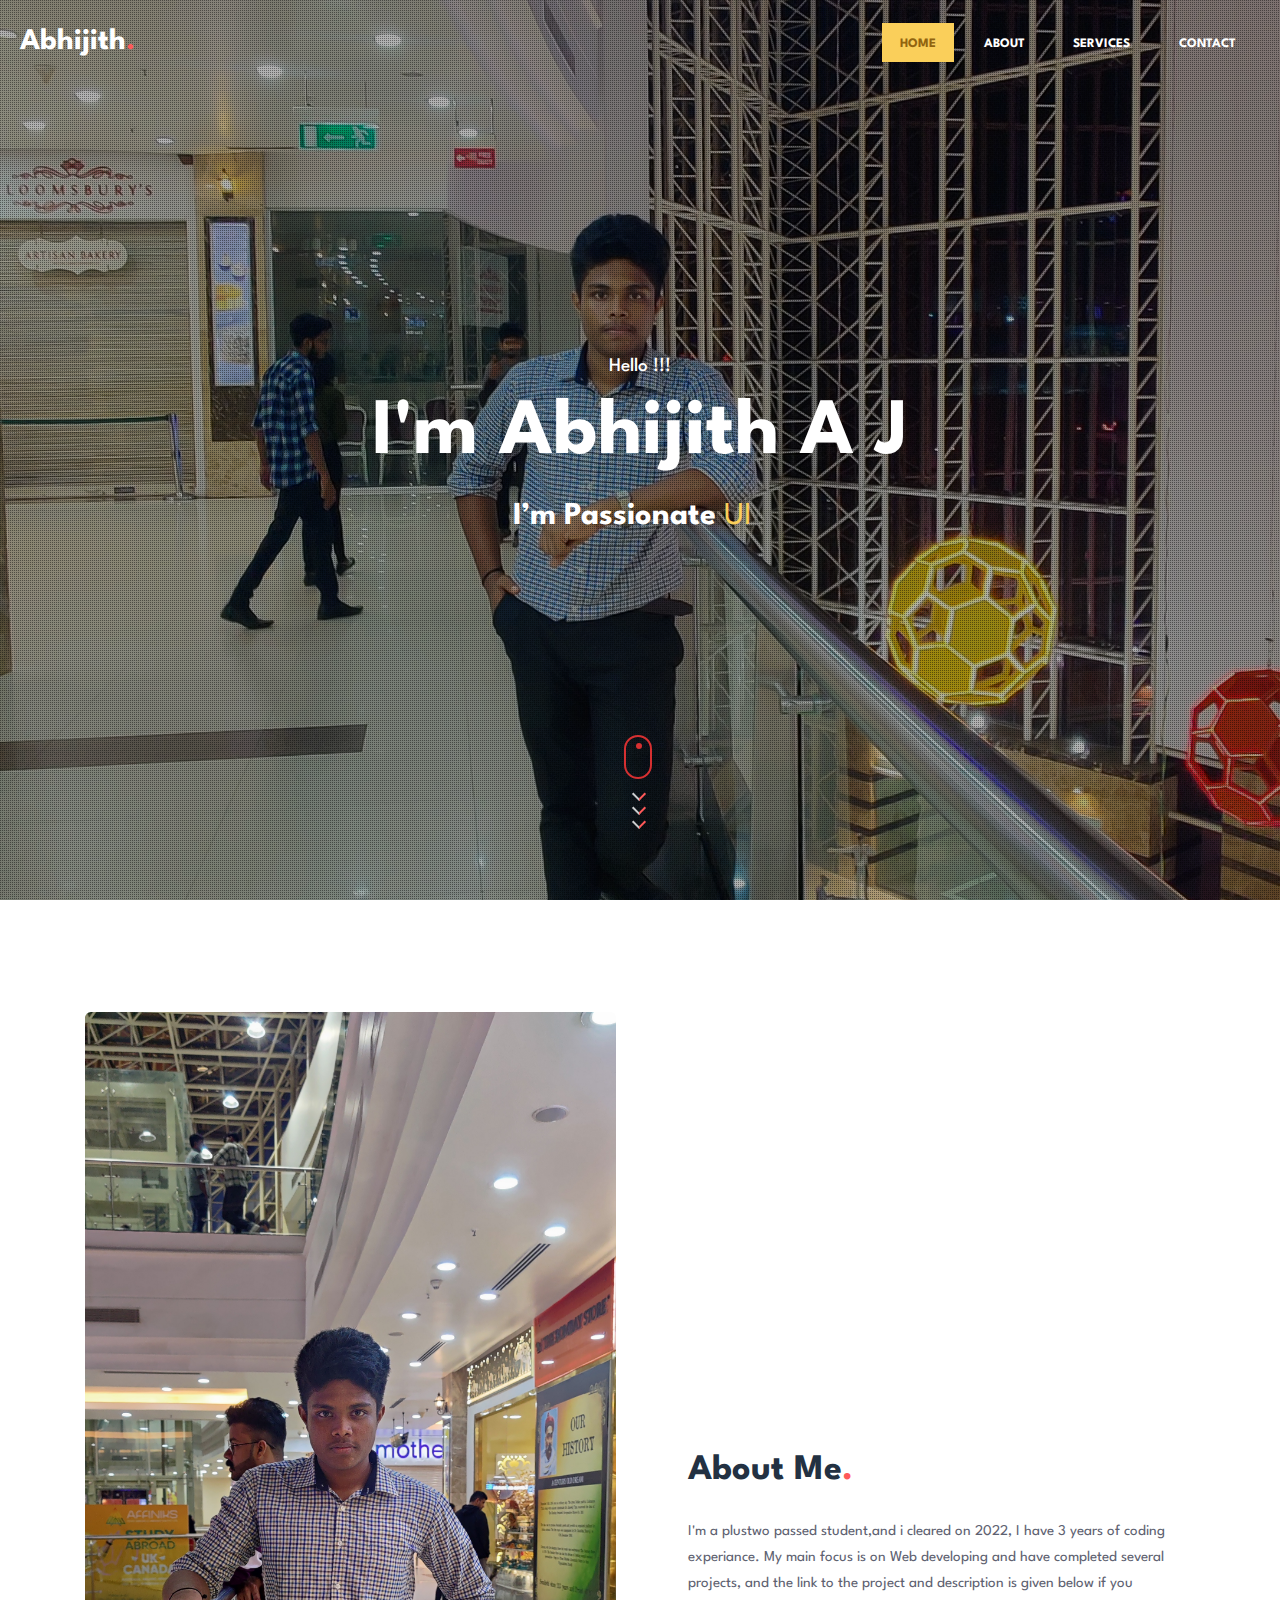
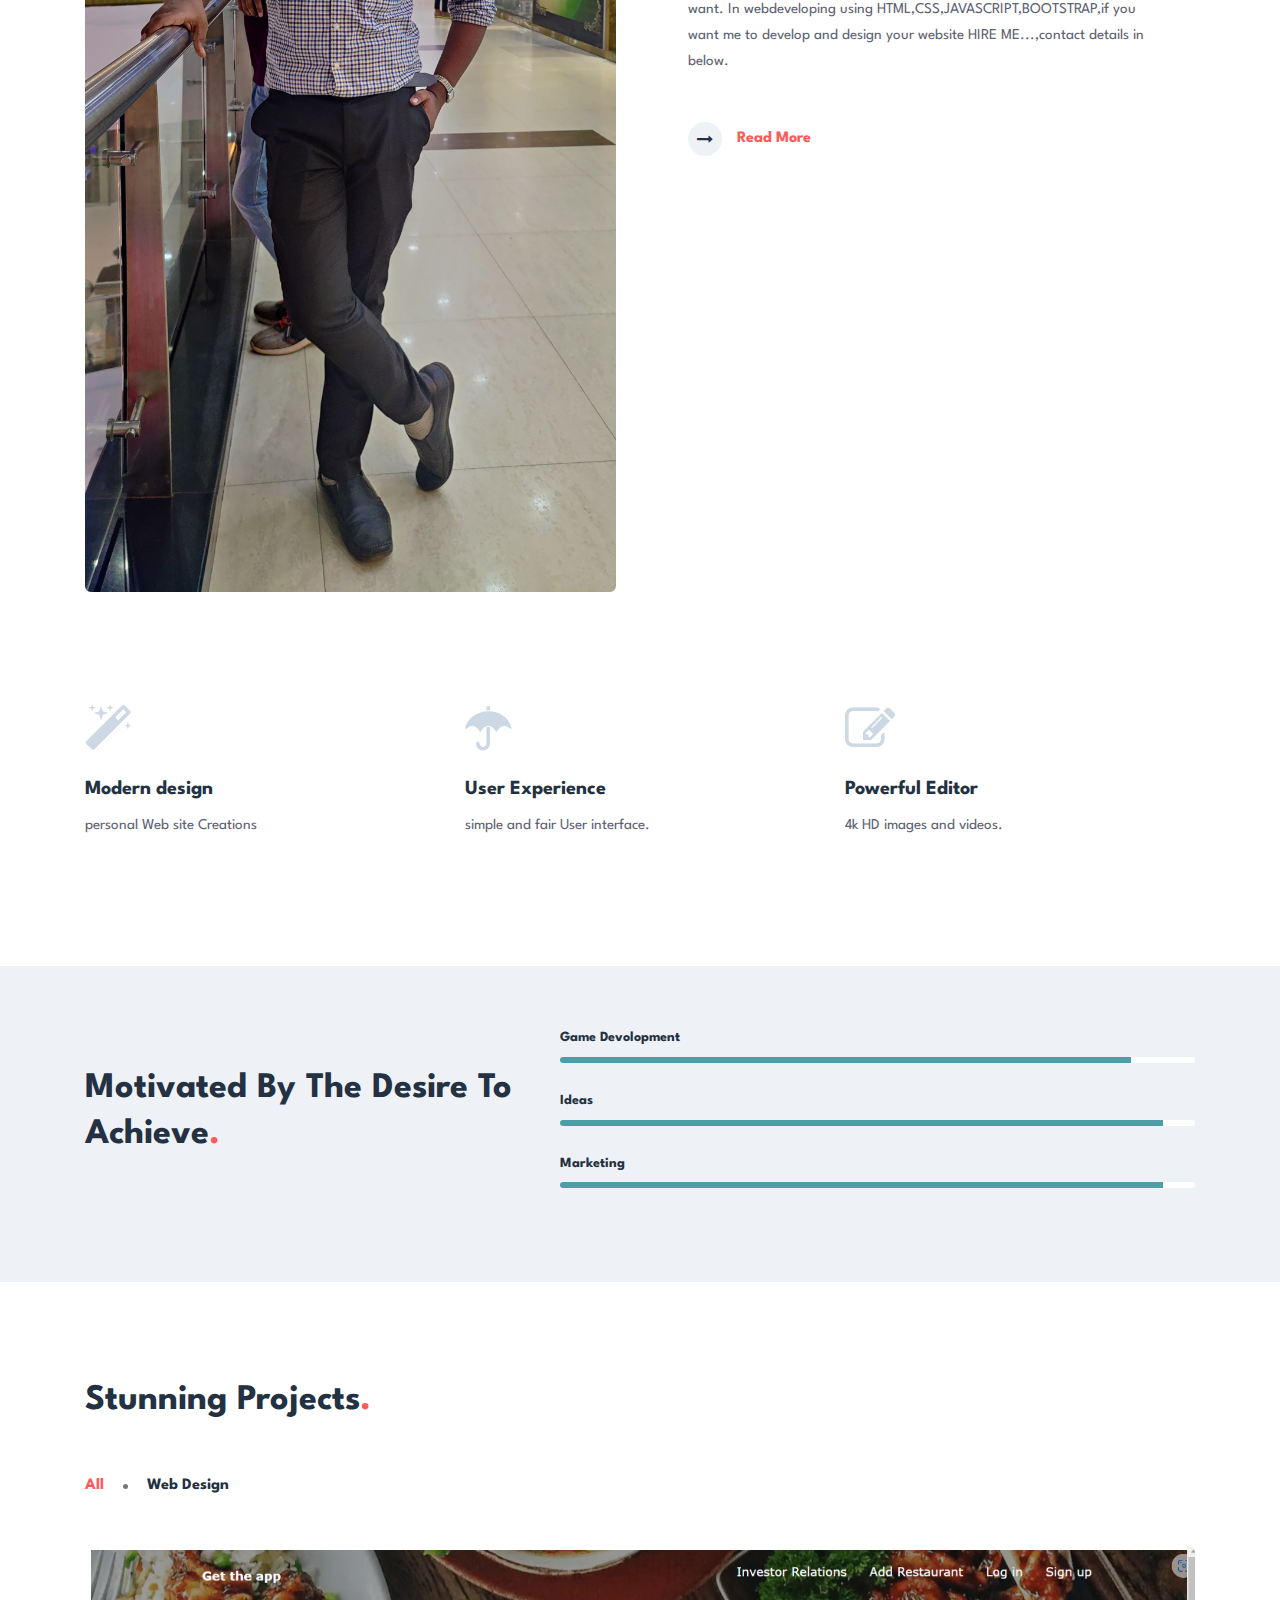
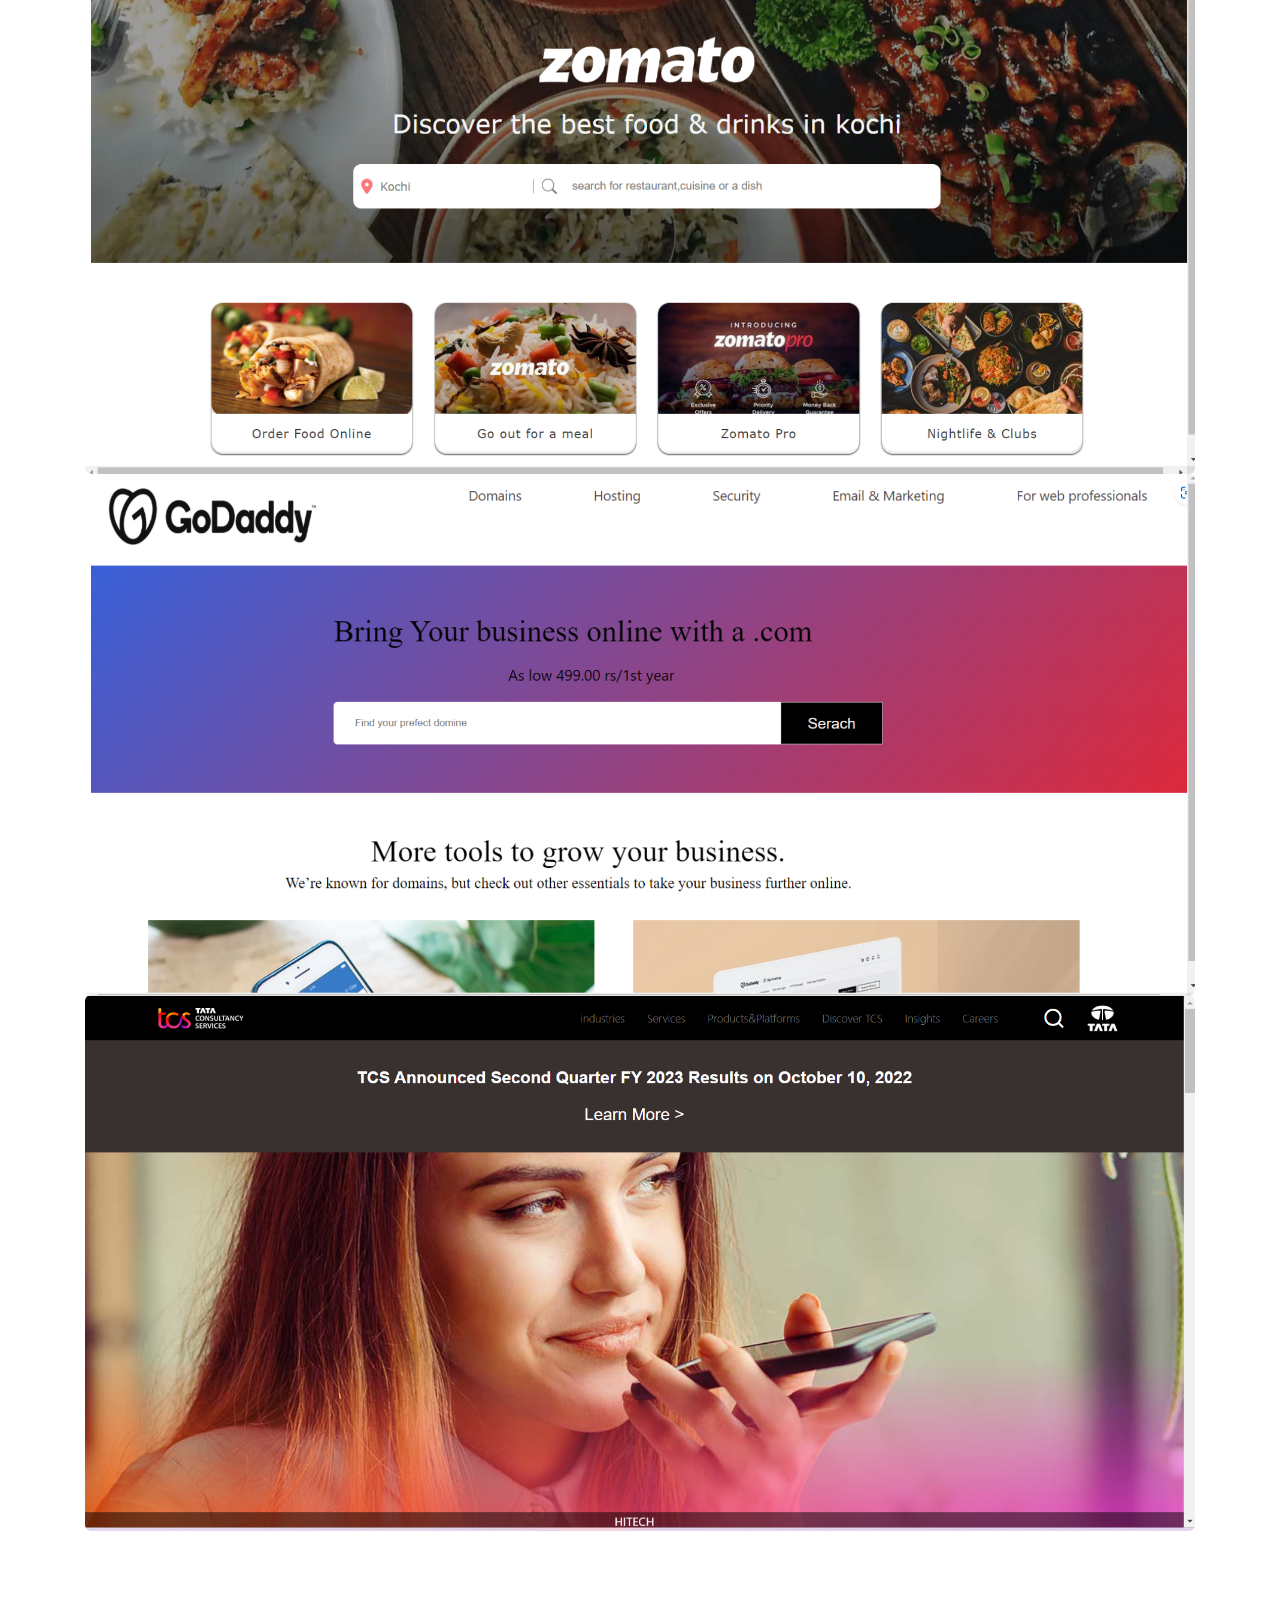
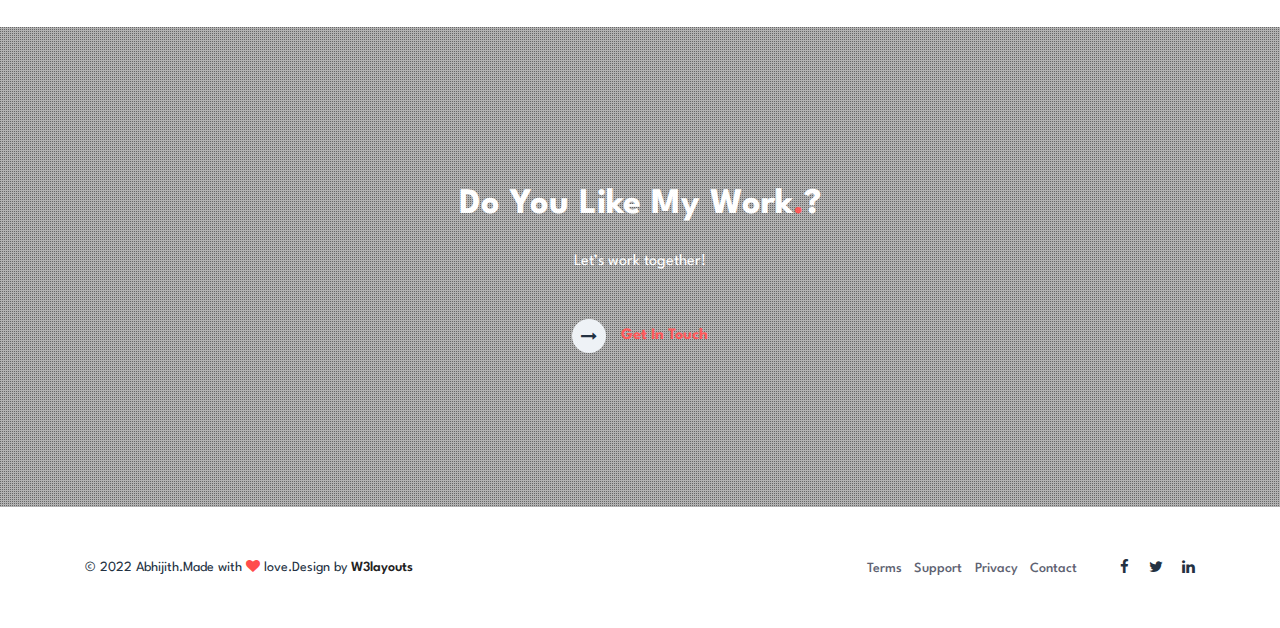
<file: index.html>
<!doctype html>
<html lang="zxx">

<head>
  <!-- Required meta tags -->
  <meta charset="utf-8">
  <meta name="viewport" content="width=device-width, initial-scale=1, shrink-to-fit=no">
  <title>Web-Devoloper | Home :: OwnWorks</title>
  <!-- Template CSS -->
  <link rel="stylesheet" href="assets/css/style-starter.css">
  <!-- Template CSS -->
  <link href="//fonts.googleapis.com/css?family=Spartan:400,500,600,700,900&display=swap" rel="stylesheet">
  <!-- Template CSS -->

</head>
<body>
  <!-- /Homepage-->
  <section class="w3l-banner-main">
    <!-- //Header -->
    <section class="banner-main-inf" id="section07">
      <header id="site-header" class="header-top">
        <nav class="navbar navbar-expand-lg shift " id="header">
          <a class="navbar-brand" href="index.html">
            Abhijith<span class="dot-1">.</span>
          </a>
          <button class="navbar-toggler bg-gradient" type="button" data-toggle="collapse"
            data-target="#navbarTogglerDemo02" aria-controls="navbarTogglerDemo02" aria-expanded="false"
            aria-label="Toggle navigation"><span class="navbar-toggler-icon fa fa-bars"> </span>
          </button>

          <div class="collapse navbar-collapse" id="navbarTogglerDemo02">
            <ul class="navbar-nav ml-auto">
              <li class="nav-item active">
                <a class="nav-link" href="#site-header">Home <span class="sr-only">(current)</span></a>
              </li>
              <li class="nav-item">
                <a class="nav-link effect-3" href="about.html">About</a>
              </li>
              <li class="nav-item">
                <a class="nav-link effect-3" href="services.html">Services</a>
              </li>
             
              <li class="nav-item">
                <a class="nav-link effect-3" href="contact.html">Contact</a>
              </li>
            </ul>

          </div>
        </nav>
      </header>
      <!-- //Header -->
      <!--/banner-content-->
      <div class="bannerhny-content text-center">
        <div class="layer">
          <div class="bannerhnyinf">
            <h6>Hello !!!</h6>
            <h3>I'm Abhijith A J</h3>
            <h4 class="ban-t"> I’m Passionate <span class="typed-text"></span><span class="cursor">&nbsp</span></h4>
            <div class="scroll-button">
              <a href="#about" class="scroll">
                <div class="icon-scroll">
                  <div class="mouse">
                    <div class="wheel"></div>
                  </div>
                  <div class="icon-arrows">
                    <span></span>
                  </div>
                </div>
              </a>
            </div>
          </div>
        </div>
        <!--//banner-content-->
      </div>
      </div>
    </section>
    <!-- //Homepage -->
<section class="w3l-content-w-photo-6" id="about">
	<!-- /content-grids-->
	<div class="content-photo-info py-5">
		<div class="container py-lg-3">
			<!-- /row-->
			<div class="content-photo-grids row mt-lg-5 mt-4">
				<div class="photo-6-inf-left col-lg-6 pr-lg-4">
					<img src="assets/images/IMG_20221121_215119.jpg" class="img-fluid" alt="">
				</div>
				<div class="photo-6-inf-right col-lg-6 text-left pl-lg-5">

					<h3 class="hny-title">
						About Me<span class="dot-1">.</span></h3>
					<p>I'm a plustwo passed student,and i cleared on 2022, I have 3 years of coding experiance. My main focus is on Web developing and have completed several projects, and the link to the project and description is given below if you want. In webdeveloping using HTML,CSS,JAVASCRIPT,BOOTSTRAP,if you want me to develop and design your website HIRE ME...,contact details in below.


					</p>
					<div class="read-more mt-lg-5 mt-4">
						<a href="about.html" class="read-more">
							<span class="more_icon fa fa-long-arrow-right"></span>
							<span class="more_text">Read More</span>
						</a>
					</div>
				</div>
			</div>
			<!-- //row-->
			<!-- /row-->
			<div class="about-content-grids row py-lg-5 py-4 mt-lg-5 mt-4">
				<div class="col-lg-4 col-md-6 about-gd mt-3">
					<div class="about-gd-inn">
						<span class="fa fa-magic icon-fea1" aria-hidden="true"></span>
						<h5><a href="#URL">Modern design</a></h5>
						<p>personal Web site Creations</p>

					</div>
				</div>
				<div class="col-lg-4 col-md-6 about-gd mt-3">
					<div class="about-gd-inn">
						<span class="fa fa-umbrella icon-fea1" aria-hidden="true"></span>
						<h5><a href="#URL">User Experience</a></h5>
						<p>simple and fair User interface.</p>

					</div>
				</div>
				<div class="col-lg-4 col-md-6 about-gd mt-3">
					<div class="about-gd-inn">
						<span class="fa fa-pencil-square-o icon-fea1" aria-hidden="true"></span>
						<h5><a href="#URL">Powerful Editor</a></h5>
						<p>4k HD images and videos.</p>

					</div>
				</div>

			</div>
			<!-- //row-->

		</div>
	</div>
</section>
<!-- //content-grids-->

<section class="w3l-content-6">
	<!-- /content-6-section -->
	  <div class="content-6-mian py-5">
			 <div class="container py-lg-3">
					 <div class="content-info-in row">
							 <div class="content-gd col-lg-5">
								<h3 class="hny-title">Motivated by the desire to <br>achieve<span class="dot-1">.</span>
							 </div>
							 <div class="content-gd col-lg-7">
								<div class="progress-info">
									<h6 class="progress-tittle">Game Devolopment</h6>
									<div class="progress">
										<div class="progress-bar progress-bar-striped" role="progressbar" style="width: 90%" aria-valuenow="90" aria-valuemin="0" aria-valuemax="100">
										</div>
									</div>
								</div>
								<div class="progress-info">
									<h6 class="progress-tittle">Ideas
									</h6>
									<div class="progress">
										<div class="progress-bar progress-bar-striped" role="progressbar" style="width: 95%" aria-valuenow="95" aria-valuemin="0" aria-valuemax="100">
										</div>
									</div>
								</div>
								<div class="progress-info">
									<h6 class="progress-tittle">Marketing</h6>
									<div class="progress">
										<div class="progress-bar progress-bar-striped" role="progressbar" style="width: 95%" aria-valuenow="95" aria-valuemin="0" aria-valuemax="100">
										</div>
									</div>
								</div>
							 </div>
					 </div>
				 </div>
			 </div>
	 </section>
   <!-- //content-6-section -->

  
<section class="w3-gallery">
	<!-- Portfolio -->
	<div class="portfolio py-5">
		<div class="container py-lg-5">

			<h3 class="hny-title">Stunning Projects<span class="dot-1">.</span></h3>

			<!-- /Portfolio-grids -->
			<ul class="portfolio-categ filter my-md-5 my-4 p-0">
				<li class="port-filter all active">
					<a href="#">All</a>
				</li>
				<li class="cat-item-2">
					<a href="#" title="Category 2">Web Design</a>
				</li>
				

			</ul>
				<li class="portfolio-item2 content" data-id="id-2" data-type="cat-item-2">
					<span class="image-block">

						<a href="https://github.com/abhijithaj0004/ZOMATO-clone">
							<div class="content-overlay"></div>
							<img src="assets/images/zomato.png" class="img-fluid" alt="portfolio-img">
							<div class="content-details fadeIn-bottom">
								<h3 class="content-title">Zomato Clone</h3>
							</div>
						</a>
					</span>
				</li>
				<li class="portfolio-item2 content" data-id="id-3" data-type="cat-item-3">
					<span class="image-block">

						<a href="https://github.com/abhijithaj0004/GODADDY-clone">
							<div class="content-overlay"></div>
							<img src="assets/images/daddygo.png" class="img-fluid" alt="portfolio-img">
							<div class="content-details fadeIn-bottom">
								<h3 class="content-title">Godaddy Clone</h3>

							</div>
						</a>
					</span>
				</li>
				<li class="portfolio-item2 content" data-id="id-4" data-type="cat-item-2">
					<span class="image-block">

						<a href="https://github.com/abhijithaj0004/TCS-Clone">
							<div class="content-overlay"></div>
							<img src="assets/images/tcs.png" class="img-fluid" alt="portfolio-img">
							<div class="content-details fadeIn-bottom">
								<h3 class="content-title">Tcs Responsive</h3>

							</div>
						</a>
					</span>
				</li>

				
			</ul>
			<!--end portfolio-area -->
			<!-- /Portfolio-grids -->
		</div>

	</div>
 </section>


<!-- //customers-6-->
    <!--/w3l-download-main-->
    <section class="w3l-download-main">
    	<!--/download-->
    	<div class="download-content text-center">
    		<div class="layer-2 py-5">
    			<div class="container py-lg-3">
    				<h3 class="hny-title two">Do you like my work<span class="dot-1">.</span>?</h3>
    				<h6>Let’s work together!</h6>
    				<div class="read-more mt-lg-5 mt-4">
    					<a href="contact.html" class="read-more">
    						<span class="more_icon fa fa-long-arrow-right"></span>
    						<span class="more_text">Get In Touch</span>
    					</a>
    				</div>
    			</div>
    		</div>
    	</div>
    	</div>
    	<!--//download-->
    </section>
    <!--//w3l-download-main-->
<!-- footer -->
<footer class="w3l-footer-16">
    <div class="footer-content py-lg-5 py-4 text-center">
        <div class="container">
            <div class="row copy-right">
                <div class="col-lg-6 footer-left text-lg-left text-center">
                    <h6>© 2022 Abhijith.Made with <span class="fa fa-heart" aria-hidden="true"></span> love.Design by <a
                            href="https://w3layouts.com/" target="_blank">
                            W3layouts</a></h6>
                </div>
                <div class="col-lg-6 footer-right text-lg-right text-center">
                    <ul class="footer-gd-16">
                        <li><a href="#">Terms</a></li>
                        <li><a href="#">Support</a></li>
                        <li><a href="#">Privacy</a></li>
                        <li><a href="contact.html">Contact</a></li>
                    </ul>
                    <div class="share-icons-footer ml-lg-4">
                        <a href="#"><span class="fa fa-facebook"></span></a>
                        <a href="#"><span class="fa fa-twitter"></span></a>
                        <a href="#"><span class="fa fa-linkedin"></span></a>
                    </div>
                </div>
            </div>
            <button onclick="topFunction()" id="movetop" title="Go to top">
                <span class="fa fa-angle-up"></span>
            </button>
        </div>
    </div>

    <!-- move top -->
    <script>
        // When the user scrolls down 20px from the top of the document, show the button
        window.onscroll = function () {
            scrollFunction()
        };

        function scrollFunction() {
            if (document.body.scrollTop > 20 || document.documentElement.scrollTop > 20) {
                document.getElementById("movetop").style.display = "block";
            } else {
                document.getElementById("movetop").style.display = "none";
            }
        }

        // When the user clicks on the button, scroll to the top of the document
        function topFunction() {
            document.body.scrollTop = 0;
            document.documentElement.scrollTop = 0;
        }
    </script>
    <!-- //move top -->
    <script>
        $(function () {
            $('.navbar-toggler').click(function () {
                $('body').toggleClass('noscroll');
            })
        });
    </script>
</footer>
<!-- //footer -->
</body>

</html>

<script src="assets/js/jquery-3.3.1.min.js"></script>
<!-- disable body scroll which navbar is in active -->

<!--//-->
<script>
  $(function () {
    $('.navbar-toggler').click(function () {
      $('body').toggleClass('noscroll');
    })
  });
</script>
<!--/scroll-down-JS-->
<script>
  $(function () {
    $('a[href*=#]').on('click', function (e) {
      e.preventDefault();
      $('html, body').animate({
        scrollTop: $($(this).attr('href')).offset().top
      }, 500, 'linear');
    });
  });
</script>
<!--//scroll-down-JS-->
<!-- /typig-text-->
<script>
  const typedTextSpan = document.querySelector(".typed-text");
  const cursorSpan = document.querySelector(".cursor");

  const textArray = ["UI Designer", 'UX Designer', 'Web Designer'];
  const typingDelay = 200;
  const erasingDelay = 10;
  const newTextDelay = 100; // Delay between current and next text
  let textArrayIndex = 0;
  let charIndex = 0;

  function type() {
    if (charIndex < textArray[textArrayIndex].length) {
      if (!cursorSpan.classList.contains("typing")) cursorSpan.classList.add("typing");
      typedTextSpan.textContent += textArray[textArrayIndex].charAt(charIndex);
      charIndex++;
      setTimeout(type, typingDelay);
    } else {
      cursorSpan.classList.remove("typing");
      setTimeout(erase, newTextDelay);
    }
  }

  function erase() {
    if (charIndex > 0) {
      // add class 'typing' if there's none
      if (!cursorSpan.classList.contains("typing")) {
        cursorSpan.classList.add("typing");
      }
      typedTextSpan.textContent = textArray[textArrayIndex].substring(0, 0);
      charIndex--;
      setTimeout(erase, erasingDelay);
    } else {
      cursorSpan.classList.remove("typing");
      textArrayIndex++;
      if (textArrayIndex >= textArray.length) textArrayIndex = 0;
      setTimeout(type, typingDelay);
    }
  }

  document.addEventListener("DOMContentLoaded", function () { // On DOM Load initiate the effect
    if (textArray.length) setTimeout(type, newTextDelay + 250);
  });
</script>
<!-- //typig-text-->
<!-- for blog carousel slider -->
<script src="assets/js/owl.carousel1.js"></script>
<script>
  $(document).ready(function () {
    $("#owl-demo2").owlCarousel({
      items:1,
		        lazyLoad : true,
		        autoPlay : true,
		        navigation : false,
			    navigationText : ["",""],
			    rewindNav : false,
			    scrollPerPage :true,
			    pagination : false,
    			paginationNumbers: false,
      
    })
  })
</script>


<!-- //for blog carousel slider -->
<!-- jQuery-Photo-filter-lightbox-portfolio-plugin -->
<script src="assets/js/jquery-1.7.2.js"></script>
<script src="assets/js/jquery.quicksand.js"></script>
<script src="assets/js/script.js"></script>
<script src="assets/js/jquery.prettyPhoto.js"></script>
<!-- //jQuery-Photo-filter-lightbox-portfolio-plugin -->

<script src="assets/js/bootstrap.min.js"></script>
</file>
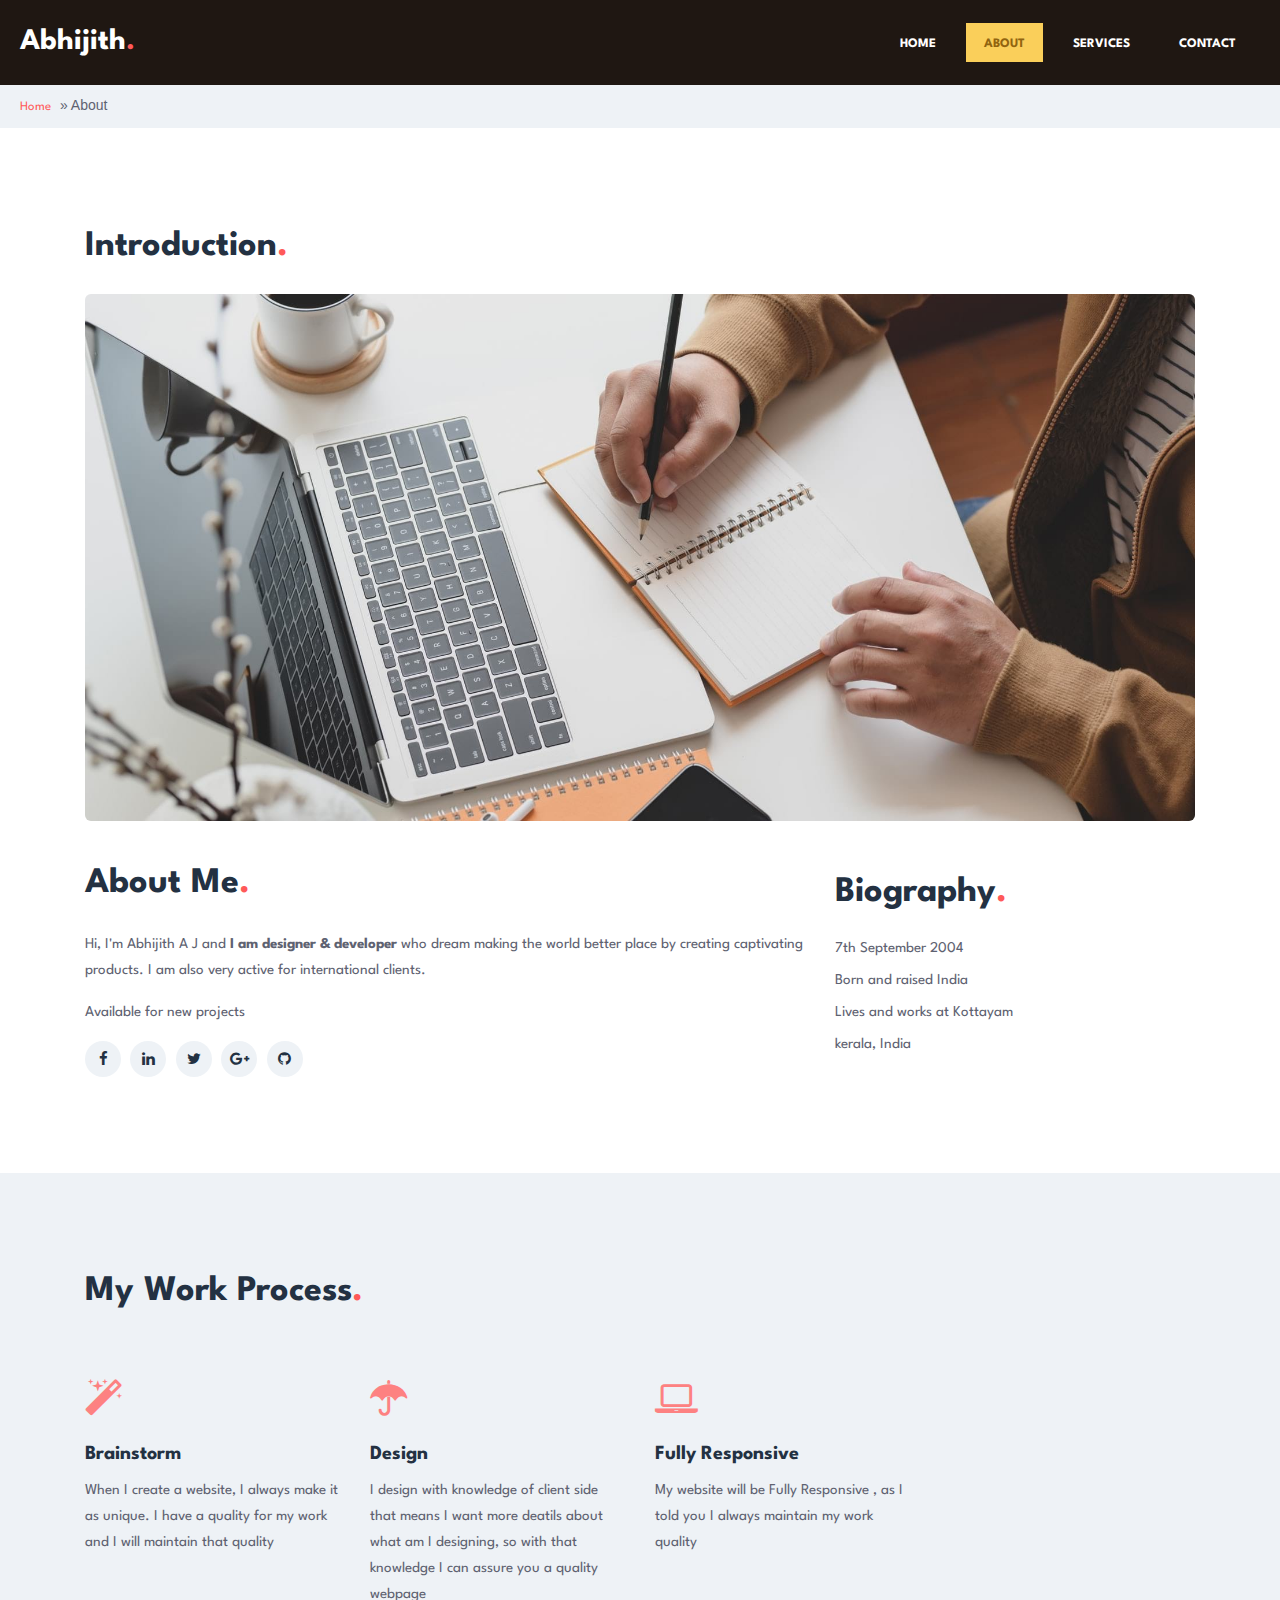
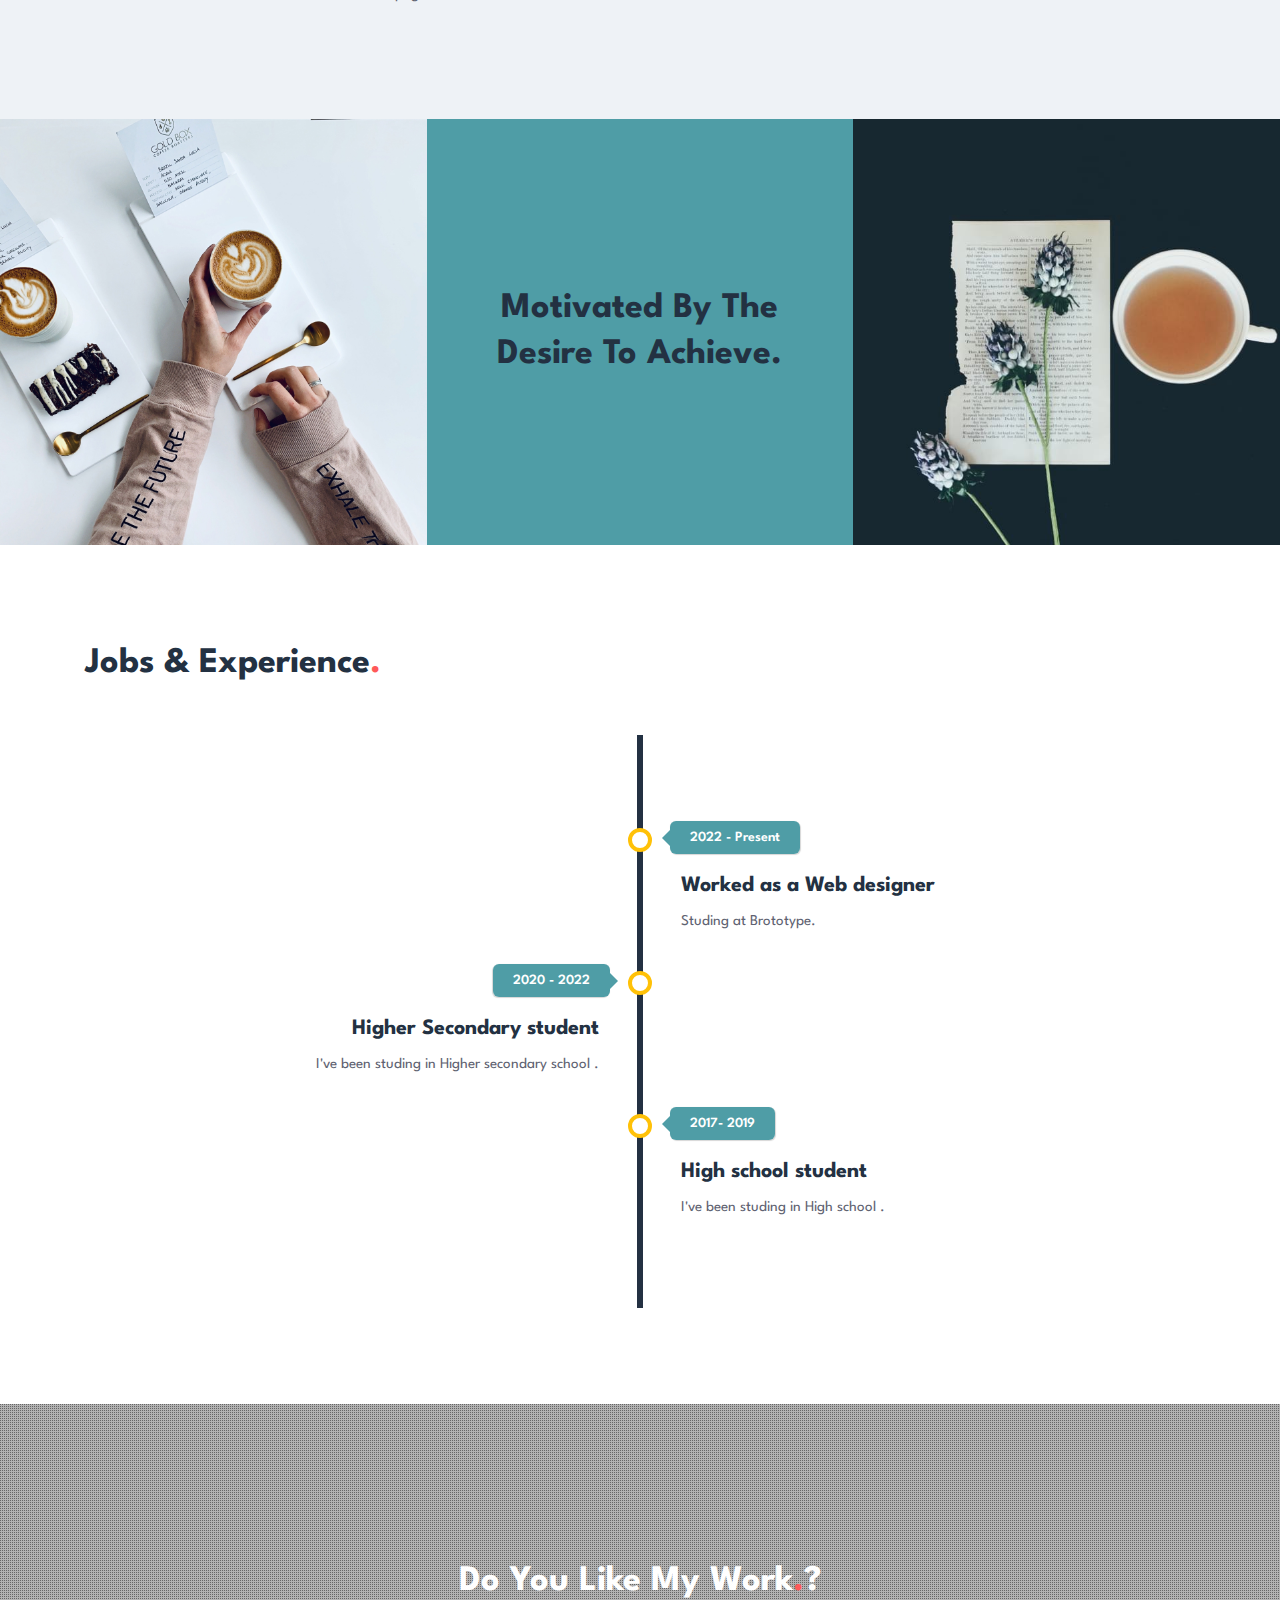
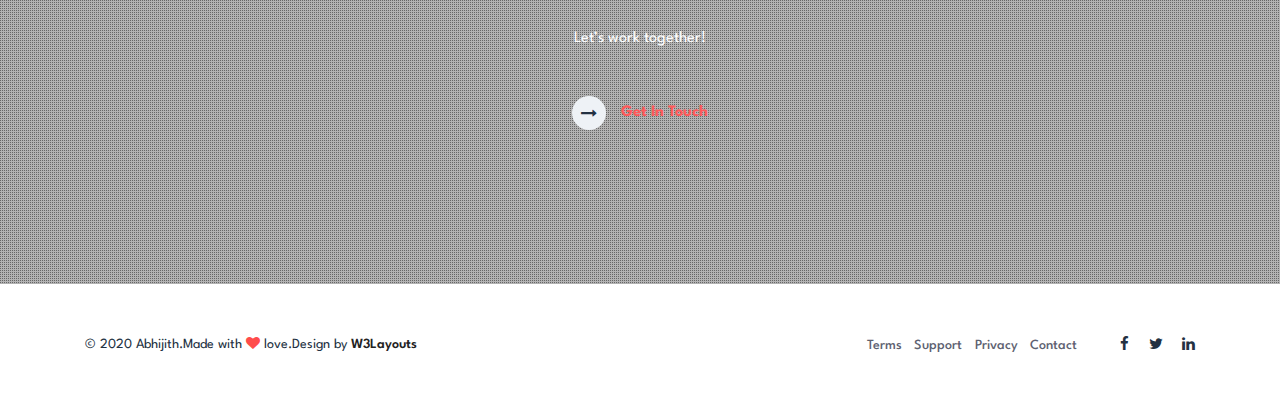
<file: about.html>
<!doctype html>
<html lang="zxx">

<head>
  <!-- Required meta tags -->
  <meta charset="utf-8">
  <meta name="viewport" content="width=device-width, initial-scale=1, shrink-to-fit=no">
  <title>Web-Devoloper</title>
  <!-- Template CSS -->
  <link rel="stylesheet" href="assets/css/style-starter.css">
  <!-- Template CSS -->
  <link href="//fonts.googleapis.com/css?family=Spartan:400,500,600,700,900&display=swap" rel="stylesheet">
  <!-- Template CSS -->

</head>
<body>
<section class="w3l-banner-main w3l-inner-page-main">
  <div class="breadcrumb-infhny">
    <header id="site-header" class="header-top">
      <nav class="navbar navbar-expand-lg shift " id="header">
        <a class="navbar-brand" href="index.html">
          Abhijith<span class="dot-1">.</span>
        </a>
        <button class="navbar-toggler bg-gradient" type="button" data-toggle="collapse"
          data-target="#navbarTogglerDemo02" aria-controls="navbarTogglerDemo02" aria-expanded="false"
          aria-label="Toggle navigation"><span class="navbar-toggler-icon fa fa-bars"> </span>
        </button>

        <div class="collapse navbar-collapse" id="navbarTogglerDemo02">
          <ul class="navbar-nav ml-auto">
            <li class="nav-item">
              <a class="nav-link" href="#site-header">Home <span class="sr-only">(current)</span></a>
            </li>
            <li class="nav-item active">
              <a class="nav-link effect-3" href="about.html">About</a>
            </li>
            <li class="nav-item">
              <a class="nav-link effect-3" href="services.html">Services</a>
            </li>
          
            <li class="nav-item">
              <a class="nav-link effect-3" href="contact.html">Contact</a>
            </li>
          </ul>

        </div>
      </nav>
    </header>

  </div>
  <nav id="breadcrumbs" class="breadcrumbs">
    <div class="page-wrapper">
      <a href="#">Home</a> » <span class="breadcrumb_last" aria-current="page">About</span></div>
  </nav>
</section>

<section class="w3l-about-info-6">
	<!-- /content-6-section -->
	  <div class="ab-content-info py-5">
			 <div class="container py-lg-5">
					<div class="inner_sec_top text-left">
							<h3 class="hny-title">Introduction<span class="dot-1">.</span></h3>
								<img src="assets/images/services.jpg" alt=" " class="img-fluid">

							
			
						<div class="grdis-about-inf">
							<div class="one-left-ab">
									<h3 class="hny-title">About Me<span class="dot-1">.</span></h3>
									<p>Hi, I'm Abhijith A J and <b>I am designer &amp; developer</b> who dream making the world better place by creating captivating products. I am also very active for international clients.</p>
									<p>Available for new projects</p>
									<ul class="social-about">
											<li><a href="#facebook"><span class="fa fa-facebook" aria-hidden="true"></span></a>
											</li>
											<li><a href="#linkedin"><span class="fa fa-linkedin" aria-hidden="true"></span></a>
											</li>
											<li><a href="#twitter"><span class="fa fa-twitter" aria-hidden="true"></span></a>
											</li>
											<li><a href="#google"><span class="fa fa-google-plus" aria-hidden="true"></span></a>
											</li>
											<li><a href="#github"><span class="fa fa-github" aria-hidden="true"></span></a>
											</li>
										</ul>
							</div>
							<div class="one-left-ab biography-para">
									<h3 class="hny-title">Biography<span class="dot-1">.</span></h3>
									<p>7th September 2004</p><p>Born and raised India</p><p>Lives and works at Kottayam</p><p>kerala, India</p></div>
							</div>
						</div>
					</div>
				 
				 </div>
			 </div>
	 </section>
   <!-- //content-6-section -->

  
<section class="w3l-ab-content-6">
	<div class="work-content">
		<!-- /about-grids-->
		<div class="work-process py-5">
			<div class="container py-lg-5">
				<h3 class="hny-title">My Work Process<span class="dot-1">.</span></h3>
				<!-- /row-->
				<div class="row about-content-grids mt-lg-5 mt-4">
					<div class="col-lg-3 col-md-6 about-gd mt-3">
						<div class="about-gd-inn">
							<span class="fa fa-magic icon-fea1" aria-hidden="true"></span>
							<h5><a href="#URL">Brainstorm</a></h5>
							<p>When I create a website, I always make it as unique. I have a quality for my work and I will maintain that quality</p>

						</div>
					</div>
					<div class="col-lg-3 col-md-6 about-gd mt-3">
						<div class="about-gd-inn">
							<span class="fa fa-umbrella icon-fea1" aria-hidden="true"></span>
							<h5><a href="#URL">Design</a></h5>
							<p>I design with knowledge of client side that means I want more deatils about what am I designing, so with that knowledge I can assure you a quality webpage </p>
						</div>
					</div>
					<!-- <div class="col-lg-3 col-md-6 about-gd mt-3">
						<div class="about-gd-inn">
							<span class="fa fa-pencil-square-o icon-fea1" aria-hidden="true"></span>
							<h5><a href="#URL">Product testing</a></h5>
							<p>Lorem ipsum dolor sit amet,Ea consequuntur illum facere.</p>

						</div>
					</div> -->
					<div class="col-lg-3 col-md-6 about-gd mt-3">
						<div class="about-gd-inn">
							<span class="fa fa-laptop icon-fea1" aria-hidden="true"></span>
							<h5><a href="#URL">Fully Responsive</a></h5>
							<p>My website will be Fully Responsive , as I told you I always maintain my work quality</p>

						</div>
					</div>

				</div>
				<!-- //row-->
			</div>
		</div>
		<div class="abouthy-img-grids">
			<div class="img-one">
				<img src="assets/images/g5.jpg" alt=" " class="img-fluid">
			</div>
			<div class="img-one content-mid">
				<h3 class="hny-title">
						Motivated by the desire to achieve.
				</h3>
				
			</div>
			<div class="img-one">
				<img src="assets/images/g3.jpg" alt=" " class="img-fluid">
			</div>
		</div>
	</div>
</section>
<!-- //about-grids-->
<!-- /experience-education--->
<section class="w3l-timeline-content-6">
	<div class="timeline-content-6 py-5">
	    <div class="container py-lg-5">
			<h3 class="hny-title">Jobs & Experience<span class="dot-1">.</span></h3>
				<ul class="timeline mt-lg-5 mt-4">
						<!-- Item 1 -->
						<li>
							<div class="direction-r">
								<div class="flag-wrapper">
									<span class="flag">2022 - Present</span>
									<span class="time-wrapper"><span class="time">2022 - present</span></span>
								</div>
								<div class="desc">
										<span class="title">Worked as a Web designer</span> Studing at Brototype.</div>
							</div>
						</li>
				
						<!-- Item 2 -->
						<li>
							<div class="direction-l">
								<div class="flag-wrapper">
									<span class="flag">2020 - 2022</span>
									<span class="time-wrapper"><span class="time">2020 - 2022</span></span>
								</div>
								<div class="desc">
										<span class="title">Higher Secondary student</span> 
								I've been studing in Higher secondary school  .</div>
						</li>
				
						<!-- Item 3 -->
						<li>
							<div class="direction-r">
								<div class="flag-wrapper">
									<span class="flag">2017- 2019</span>
									<span class="time-wrapper"><span class="time">2017 - 2019</span></span>
								</div>
								<div class="desc">
										<span class="title">High school student</span> 
										I've been studing in High school .</div>
						</li>
				
						
						
					</ul>
		</div>
	</div>
</section>
<!-- //experience-education--->
    <!--/w3l-download-main-->
    <section class="w3l-download-main">
    	<!--/download-->
    	<div class="download-content text-center">
    		<div class="layer-2 py-5">
    			<div class="container py-lg-3">
    				<h3 class="hny-title two">Do you like my work<span class="dot-1">.</span>?</h3>
    				<h6>Let’s work together!</h6>
    				<div class="read-more mt-lg-5 mt-4">
    					<a href="contact.html" class="read-more">
    						<span class="more_icon fa fa-long-arrow-right"></span>
    						<span class="more_text">Get In Touch</span>
    					</a>
    				</div>
    			</div>
    		</div>
    	</div>
    	</div>
    	<!--//download-->
    </section>
    <!--//w3l-download-main-->
<!-- footer -->
<footer class="w3l-footer-16">
    <div class="footer-content py-lg-5 py-4 text-center">
        <div class="container">
            <div class="row copy-right">
                <div class="col-lg-6 footer-left text-lg-left text-center">
                    <h6>© 2020 Abhijith.Made with <span class="fa fa-heart" aria-hidden="true"></span> love.Design by <a
                            href="https://w3layouts.com/" target="_blank">
                            W3Layouts</a></h6>
                </div>
                <div class="col-lg-6 footer-right text-lg-right text-center">
                    <ul class="footer-gd-16">
                        <li><a href="#">Terms</a></li>
                        <li><a href="#">Support</a></li>
                        <li><a href="#">Privacy</a></li>
                        <li><a href="contact.html">Contact</a></li>
                    </ul>
                    <div class="share-icons-footer ml-lg-4">
                        <a href="#"><span class="fa fa-facebook"></span></a>
                        <a href="#"><span class="fa fa-twitter"></span></a>
                        <a href="#"><span class="fa fa-linkedin"></span></a>
                    </div>
                </div>
            </div>
            <button onclick="topFunction()" id="movetop" title="Go to top">
                <span class="fa fa-angle-up"></span>
            </button>
        </div>
    </div>

    <!-- move top -->
    <script>
        // When the user scrolls down 20px from the top of the document, show the button
        window.onscroll = function () {
            scrollFunction()
        };

        function scrollFunction() {
            if (document.body.scrollTop > 20 || document.documentElement.scrollTop > 20) {
                document.getElementById("movetop").style.display = "block";
            } else {
                document.getElementById("movetop").style.display = "none";
            }
        }

        // When the user clicks on the button, scroll to the top of the document
        function topFunction() {
            document.body.scrollTop = 0;
            document.documentElement.scrollTop = 0;
        }
    </script>
    <!-- //move top -->
    <script>
        $(function () {
            $('.navbar-toggler').click(function () {
                $('body').toggleClass('noscroll');
            })
        });
    </script>
</footer>
<!-- //footer -->
</body>

</html>

<script src="assets/js/jquery-3.3.1.min.js"></script>
<!-- disable body scroll which navbar is in active -->
<script>
  $(function () {
    $('.navbar-toggler').click(function () {
      $('body').toggleClass('noscroll');
    })
  });
</script>
<!--/MENU-JS-->
<script>

  $(window).on("scroll", function() {
    var scroll = $(window).scrollTop();

    if (scroll >= 80) {
      $("#site-header").addClass("nav-fixed");
    } else {
      $("#site-header").removeClass("nav-fixed");
    }
  });

  //Main navigation Active Class Add Remove
  $(".navbar-toggler").on("click", function() {
    $("header").toggleClass("active");
  });
  $(document).on("ready", function() {
    if ($(window).width() > 991) {
      $("header").removeClass("active");
    }
    $(window).on("resize", function() {
      if ($(window).width() > 991) {
        $("header").removeClass("active");
      }
    });
  });
</script>
<!--//MENU-JS-->

<!-- disable body scroll which navbar is in active -->
<!-- //jQuery-Photo-filter-lightbox-portfolio-plugin -->
<script src="assets/js/bootstrap.min.js"></script>
</file>
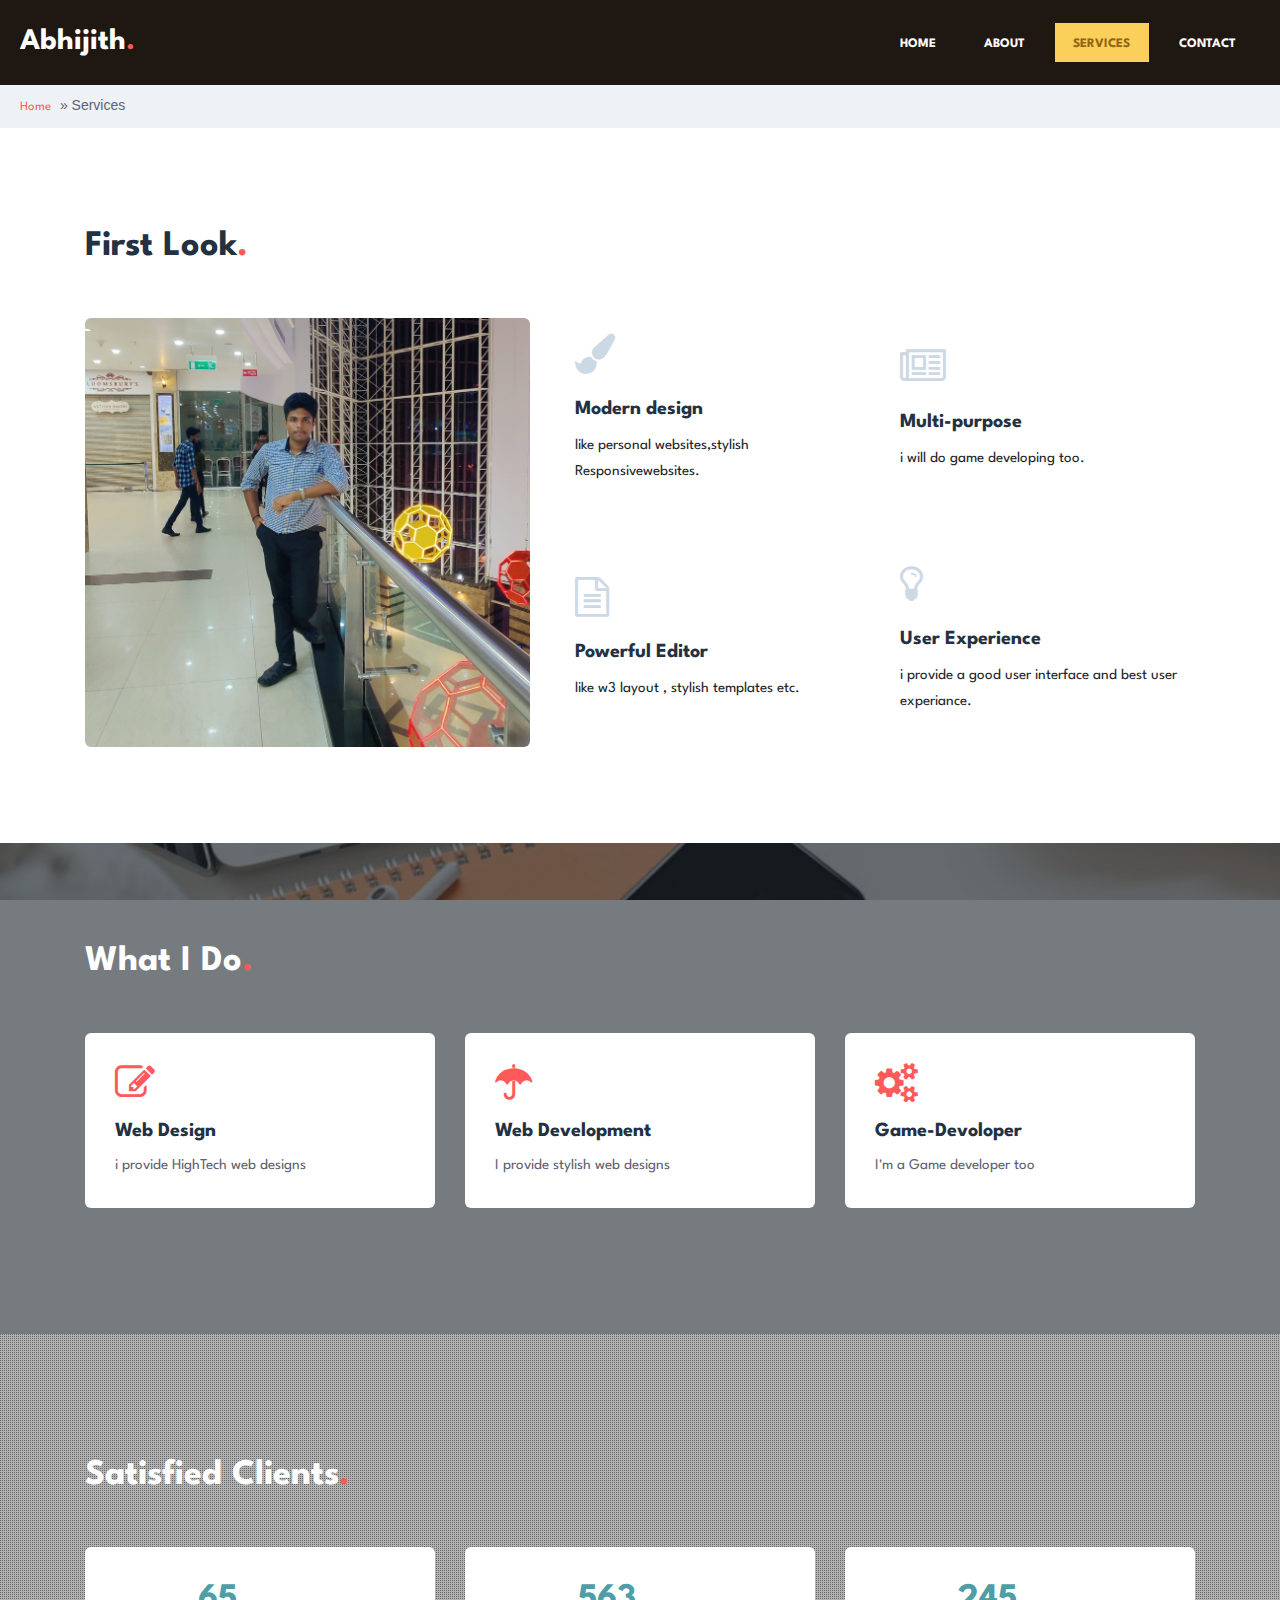
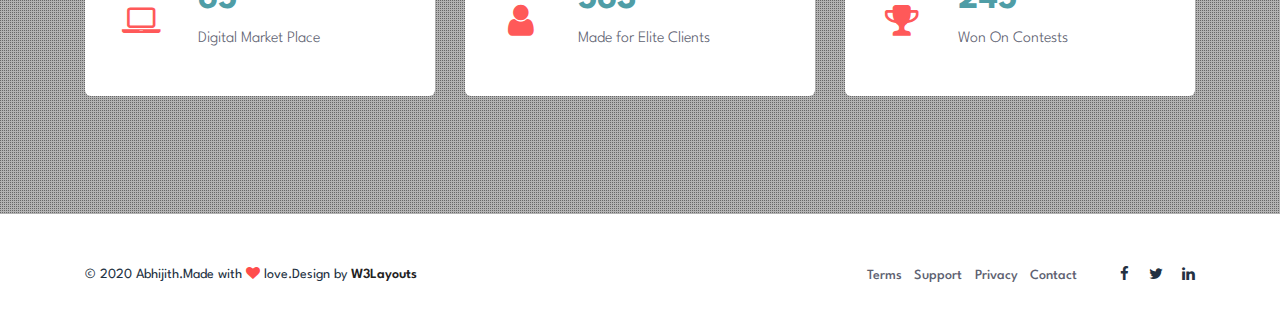
<file: services.html>
<!doctype html>
<html lang="zxx">

<head>
	<!-- Required meta tags -->
	<meta charset="utf-8">
	<meta name="viewport" content="width=device-width, initial-scale=1, shrink-to-fit=no">
	<title>Web-Devoloper| Services :: W3layouts</title>
	<!-- Template CSS -->
	<link rel="stylesheet" href="assets/css/style-starter.css">
	<!-- Template CSS -->
	<link href="//fonts.googleapis.com/css?family=Spartan:400,500,600,700,900&display=swap" rel="stylesheet">
	<!-- Template CSS -->

</head>

<body>
	<section class="w3l-banner-main w3l-inner-page-main">
		<div class="breadcrumb-infhny">
			<header id="site-header" class="header-top">
				<nav class="navbar navbar-expand-lg shift " id="header">
					<a class="navbar-brand" href="index.html">
						Abhijith<span class="dot-1">.</span>
					</a>
					<button class="navbar-toggler bg-gradient" type="button" data-toggle="collapse"
						data-target="#navbarTogglerDemo02" aria-controls="navbarTogglerDemo02" aria-expanded="false"
						aria-label="Toggle navigation"><span class="navbar-toggler-icon fa fa-bars"> </span>
					</button>

					<div class="collapse navbar-collapse" id="navbarTogglerDemo02">
						<ul class="navbar-nav ml-auto">
							<li class="nav-item">
								<a class="nav-link" href="#site-header">Home <span class="sr-only">(current)</span></a>
							</li>
							<li class="nav-item">
								<a class="nav-link effect-3" href="about.html">About</a>
							</li>
							<li class="nav-item active">
								<a class="nav-link effect-3" href="services.html">Services</a>
							</li>
					
							<li class="nav-item">
								<a class="nav-link effect-3" href="contact.html">Contact</a>
							</li>
						</ul>

					</div>
				</nav>
			</header>

		</div>
		<nav id="breadcrumbs" class="breadcrumbs">
			<div class="page-wrapper">
				<a href="#">Home</a> » <span class="breadcrumb_last" aria-current="page">Services</span></div>
		</nav>
	</section>
	<section class="w3l-services-6-main">
		<div class="services-6 py-5">
			<div class="container py-lg-5">

				<h3 class="hny-title">First Look<span class="dot-1">.</span></h3>
				<div class="row story-6-grids text-left mt-lg-5 mt-4">
					<div class="col-lg-5 story-gd-left">
						<img src="assets/images/IMG_20221121_215603.jpg" class="img-fluid" alt="">
					</div>
					<div class="col-lg-7 story-gd-right">
						<div class="serve-6-hny">
							<div class="serve-6-hny-icon">
								<span class="fa fa-paint-brush"></span>
							</div>
							<div class="serve-6-hny-info">
								<h6><a href="#">Modern design</a></h6>
								<p>like personal websites,stylish Responsivewebsites.</p>
							</div>

						</div>
						<div class="serve-6-hny">
							<div class="serve-6-hny-icon">
								<span class="fa fa-newspaper-o"></span>
							</div>
							<div class="serve-6-hny-info">
								<h6><a href="#">Multi-purpose</a></h6>
								<p>i will do game developing too.</p>
							</div>

						</div>
						<div class="serve-6-hny">
							<div class="serve-6-hny-icon">
								<span class="fa fa-file-text-o"></span>
							</div>
							<div class="serve-6-hny-info">
								<h6><a href="#">Powerful Editor</a></h6>
								<p>like w3 layout , stylish templates etc.</p>
							</div>

						</div>
						<div class="serve-6-hny">
							<div class="serve-6-hny-icon">
								<span class="fa fa-lightbulb-o"></span>
							</div>
							<div class="serve-6-hny-info">
								<h6><a href="#">User Experience</a></h6>
								<p>i provide a good user interface and best user experiance.</p>
							</div>

						</div>
					</div>

				</div>

			</div>
		</div>
		</div>
	</section>
	<!-- head -->
		<section class="features-4">
			<div class="features4-block py-5">
				<div class="container py-lg-5">
					<h3 class="hny-title two">What I Do<span class="dot-1">.</span></h3>

					<div class="features4-grids text-left row mt-5">
						<div class="col-lg-4 col-md-6 features4-grid">
							<div class="features4-grid-inn">
								<span class="fa fa-pencil-square-o icon-fea4" aria-hidden="true"></span>
								<h5><a href="#URL">Web Design</a></h5>
								<p>i provide HighTech web designs</p>

							</div>
						</div>
						<div class="col-lg-4 col-md-6 features4-grid">
							<div class="features4-grid-inn">
								<span class="fa fa-umbrella icon-fea4" aria-hidden="true"></span>
								<h5><a href="#URL">Web Development</a></h5>
								<p>I provide stylish web designs</p>

							</div>
						</div>
						<div class="col-lg-4 col-md-6 features4-grid third">
							<div class="features4-grid-inn">
								<span class="fa fa-cogs icon-fea4" aria-hidden="true"></span>
								<h5><a href="#URL">Game-Devoloper</a></h5>
								<p>I'm a Game developer too</p>

							</div>
						
						</div>
					</div>
				</div>
			</div>
	
	</section>
	
	<!-- //pricing -->
	<section class="w3l-satisfied-main">
		<!-- /specification-6-->
		<div class="satisfy-content">
			<div class="layer-3 py-5">
				<div class="container">
					<h3 class="hny-title two">Satisfied Clients<span class="dot-1">.</span></h3>
					<!--start-divice-scree-slider-->
					<div class="skill_info mt-lg-5 mt-4">
						<div class="stats_left">
							<div class="counter_grid">
								<div class="icon">
									<span class="fa fa-laptop" aria-hidden="true"></span>
								</div>
								<div class="icon_info">
									<p class="counter">65</p>
									<h3>Digital Market Place</h3>
								</div>
							</div>
						</div>
						<div class="stats_left">
							<div class="counter_grid">
								<div class="icon">
									<span class="fa fa-user" aria-hidden="true"></span>
								</div>
								<div class="icon_info">
									<p class="counter">563</p>
									<h3>Made for Elite Clients</h3>
								</div>
							</div>
						</div>
						<div class="stats_left">
							<div class="counter_grid">
								<div class="icon">
									<span class="fa fa-trophy" aria-hidden="true"></span>
								</div>
								<div class="icon_info">
									<p class="counter">245</p>
									<h3>Won On Contests</h3>
								</div>
							</div>
						</div>

					</div>

				</div>
			</div>
	</section>
	<!-- //specification-6-->
	<!-- footer -->
	<footer class="w3l-footer-16">
		<div class="footer-content py-lg-5 py-4 text-center">
			<div class="container">
				<div class="row copy-right">
					<div class="col-lg-6 footer-left text-lg-left text-center">
						<h6>© 2020 Abhijith.Made with <span class="fa fa-heart" aria-hidden="true"></span> love.Design by
							<a href="https://w3layouts.com/" target="_blank">
								W3Layouts</a></h6>
					</div>
					<div class="col-lg-6 footer-right text-lg-right text-center">
						<ul class="footer-gd-16">
							<li><a href="#">Terms</a></li>
							<li><a href="#">Support</a></li>
							<li><a href="#">Privacy</a></li>
							<li><a href="contact.html">Contact</a></li>
						</ul>
						<div class="share-icons-footer ml-lg-4">
							<a href="#"><span class="fa fa-facebook"></span></a>
							<a href="#"><span class="fa fa-twitter"></span></a>
							<a href="#"><span class="fa fa-linkedin"></span></a>
						</div>
					</div>
				</div>
				<button onclick="topFunction()" id="movetop" title="Go to top">
					<span class="fa fa-angle-up"></span>
				</button>
			</div>
		</div>

		<!-- move top -->
		<script>
			// When the user scrolls down 20px from the top of the document, show the button
			window.onscroll = function () {
				scrollFunction()
			};

			function scrollFunction() {
				if (document.body.scrollTop > 20 || document.documentElement.scrollTop > 20) {
					document.getElementById("movetop").style.display = "block";
				} else {
					document.getElementById("movetop").style.display = "none";
				}
			}

			// When the user clicks on the button, scroll to the top of the document
			function topFunction() {
				document.body.scrollTop = 0;
				document.documentElement.scrollTop = 0;
			}
		</script>
		<!-- //move top -->
		<script>
			$(function () {
				$('.navbar-toggler').click(function () {
					$('body').toggleClass('noscroll');
				})
			});
		</script>
	</footer>
	<!-- //footer -->
</body>

</html>

<script src="assets/js/jquery-3.3.1.min.js"></script>
<!-- disable body scroll which navbar is in active -->
<script>
	$(function () {
		$('.navbar-toggler').click(function () {
			$('body').toggleClass('noscroll');
		})
	});
</script>
<!--/MENU-JS-->
<script>
	$(window).on("scroll", function () {
		var scroll = $(window).scrollTop();

		if (scroll >= 80) {
			$("#site-header").addClass("nav-fixed");
		} else {
			$("#site-header").removeClass("nav-fixed");
		}
	});

	//Main navigation Active Class Add Remove
	$(".navbar-toggler").on("click", function () {
		$("header").toggleClass("active");
	});
	$(document).on("ready", function () {
		if ($(window).width() > 991) {
			$("header").removeClass("active");
		}
		$(window).on("resize", function () {
			if ($(window).width() > 991) {
				$("header").removeClass("active");
			}
		});
	});
</script>
<!--//MENU-JS-->
<!-- stats -->
<script src="assets/js/jquery.waypoints.min.js"></script>
<script src="assets/js/jquery.countup.js"></script>
<script>
	$('.counter').countUp();
</script>
<!-- //stats -->
<!-- disable body scroll which navbar is in active -->
<!-- //jQuery-Photo-filter-lightbox-portfolio-plugin -->
<script src="assets/js/bootstrap.min.js"></script>
</file>
<file: assets/css/style-starter.css>
/*
Author: W3layouts
Author URL: http://w3layouts.com
 */
@charset "UTF-8";

html {
  scroll-behavior: smooth;
}

h1,
h2,
h3,
h4,
h5,
h6 {
  font-family: 'Spartan', sans-serif;
  font-weight: 700;
}

body,
body a,
body li,
body p,
.btn,
input {
  font-family: 'Spartan', sans-serif;
}

body p {
  line-height: 26px;
  font-weight: 400;
  font-size: 15px;
}

ol,
ul,
dl {
  margin-top: 0;
  margin-bottom: 0rem;
  padding: 0;
}

.form-control:focus {
  box-shadow: none !important;
}

body a:hover {
  color: #ff5959;
  transition: 0.3s ease;
}

body input,
button,
.btn,
textarea {
  border-radius: 6px;
  font-family: 'Spartan', sans-serif;
}

body img {
  border-radius: 6px;
}

.noscroll {
  overflow: hidden;
}

h3.hny-title,
h3.hny-title.two {
  font-size: 36px;
  line-height: 46px;
  color: #233142;
  margin-bottom: 24px;
  text-transform: capitalize;
  font-weight: 700;
}

h3.hny-title.two {
  color: #fff;
}

span.dot-1 {
  color: #ff5959;
}

.read-more a {
  color: #ff5959;
  font-weight: 700;
  font-size: 16px;
}

.read-more a:hover {
  color: #4f9da6;
}

.read-more .more_text {
  margin-left: 0.7em;
  display: inline-block;
  vertical-align: middle;
  transition: color 0.3s ease;
}

.read-more .more_icon {
  display: inline-block;
  vertical-align: middle;
  width: 34px;
  height: 34px;
  line-height: 34px;
  text-align: center;
  color: #233142;
  background-color: #EEF2F6;
  transition: color 0.3s ease, background-color 0.3s ease, border-color 0.3s ease;
  border-radius: 50%;
}

span.red-color {
  color: #ff5959;
}

@media (max-width: 1280px) {

  h3.hny-title,
  h3.hny-title.two {
    font-size: 36px;
    line-height: 46px;
  }
}

@media (max-width: 991px) {

  h3.hny-title,
  h3.hny-title.two {
    font-size: 30px;
    line-height: 40px;
  }

  a.read-more-btn.btn {
    margin-top: 10px;
  }
}

@media (max-width: 480px) {

  h3.hny-title,
  h3.hny-title.two {
    font-size: 28px;
    line-height: 38px;
  }
}

@media (max-width: 440px) {

  h3.hny-title,
  h3.hny-title.two {
    font-size: 26px;
    line-height: 36px;
  }
}

/*!
 *  Font Awesome 4.7.0 by @davegandy - http://fontawesome.io - @fontawesome
 *  License - http://fontawesome.io/license (Font: SIL OFL 1.1, CSS: MIT License)
 */
/* FONT PATH
 * -------------------------- */
@font-face {
  font-family: 'FontAwesome';
  src: url("../fonts/fontawesome-webfont.eot?v=4.7.0");
  src: url("../fonts/fontawesome-webfont.eot?#iefix&v=4.7.0") format("embedded-opentype"), url("../fonts/fontawesome-webfont.woff2?v=4.7.0") format("woff2"), url("../fonts/fontawesome-webfont.woff?v=4.7.0") format("woff"), url("../fonts/fontawesome-webfont.ttf?v=4.7.0") format("truetype"), url("../fonts/fontawesome-webfont.svg?v=4.7.0#fontawesomeregular") format("svg");
  font-weight: normal;
  font-style: normal;
}

.fa {
  display: inline-block;
  font: normal normal normal 14px/1 FontAwesome;
  font-size: inherit;
  text-rendering: auto;
  -webkit-font-smoothing: antialiased;
  -moz-osx-font-smoothing: grayscale;
}

/* makes the font 33% larger relative to the icon container */
.fa-lg {
  font-size: 1.33333em;
  line-height: 0.75em;
  vertical-align: -15%;
}

.fa-2x {
  font-size: 2em;
}

.fa-3x {
  font-size: 3em;
}

.fa-4x {
  font-size: 4em;
}

.fa-5x {
  font-size: 5em;
}

.fa-fw {
  width: 1.28571em;
  text-align: center;
}

.fa-ul {
  padding-left: 0;
  margin-left: 2.14286em;
  list-style-type: none;
}

.fa-ul>li {
  position: relative;
}

.fa-li {
  position: absolute;
  left: -2.14286em;
  width: 2.14286em;
  top: 0.14286em;
  text-align: center;
}

.fa-li.fa-lg {
  left: -1.85714em;
}

.fa-border {
  padding: .2em .25em .15em;
  border: solid 0.08em #eee;
  border-radius: .1em;
}

.fa-pull-left {
  float: left;
}

.fa-pull-right {
  float: right;
}

.fa.fa-pull-left {
  margin-right: .3em;
}

.fa.fa-pull-right {
  margin-left: .3em;
}

/* Deprecated as of 4.4.0 */
.pull-right {
  float: right;
}

.pull-left {
  float: left;
}

.fa.pull-left {
  margin-right: .3em;
}

.fa.pull-right {
  margin-left: .3em;
}

.fa-spin {
  -webkit-animation: fa-spin 2s infinite linear;
  animation: fa-spin 2s infinite linear;
}

.fa-pulse {
  -webkit-animation: fa-spin 1s infinite steps(8);
  animation: fa-spin 1s infinite steps(8);
}

@-webkit-keyframes fa-spin {
  0% {
    transform: rotate(0deg);
  }

  100% {
    transform: rotate(359deg);
  }
}

@keyframes fa-spin {
  0% {
    transform: rotate(0deg);
  }

  100% {
    transform: rotate(359deg);
  }
}

.fa-rotate-90 {
  -ms-filter: "progid:DXImageTransform.Microsoft.BasicImage(rotation=1)";
  transform: rotate(90deg);
}

.fa-rotate-180 {
  -ms-filter: "progid:DXImageTransform.Microsoft.BasicImage(rotation=2)";
  transform: rotate(180deg);
}

.fa-rotate-270 {
  -ms-filter: "progid:DXImageTransform.Microsoft.BasicImage(rotation=3)";
  transform: rotate(270deg);
}

.fa-flip-horizontal {
  -ms-filter: "progid:DXImageTransform.Microsoft.BasicImage(rotation=0, mirror=1)";
  transform: scale(-1, 1);
}

.fa-flip-vertical {
  -ms-filter: "progid:DXImageTransform.Microsoft.BasicImage(rotation=2, mirror=1)";
  transform: scale(1, -1);
}

:root .fa-rotate-90,
:root .fa-rotate-180,
:root .fa-rotate-270,
:root .fa-flip-horizontal,
:root .fa-flip-vertical {
  -webkit-filter: none;
  filter: none;
}

.fa-stack {
  position: relative;
  display: inline-block;
  width: 2em;
  height: 2em;
  line-height: 2em;
  vertical-align: middle;
}

.fa-stack-1x,
.fa-stack-2x {
  position: absolute;
  left: 0;
  width: 100%;
  text-align: center;
}

.fa-stack-1x {
  line-height: inherit;
}

.fa-stack-2x {
  font-size: 2em;
}

.fa-inverse {
  color: #fff;
}

/* Font Awesome uses the Unicode Private Use Area (PUA) to ensure screen
   readers do not read off random characters that represent icons */
.fa-glass:before {
  content: "";
}

.fa-music:before {
  content: "";
}

.fa-search:before {
  content: "";
}

.fa-envelope-o:before {
  content: "";
}

.fa-heart:before {
  content: "";
}

.fa-star:before {
  content: "";
}

.fa-star-o:before {
  content: "";
}

.fa-user:before {
  content: "";
}

.fa-film:before {
  content: "";
}

.fa-th-large:before {
  content: "";
}

.fa-th:before {
  content: "";
}

.fa-th-list:before {
  content: "";
}

.fa-check:before {
  content: "";
}

.fa-remove:before,
.fa-close:before,
.fa-times:before {
  content: "";
}

.fa-search-plus:before {
  content: "";
}

.fa-search-minus:before {
  content: "";
}

.fa-power-off:before {
  content: "";
}

.fa-signal:before {
  content: "";
}

.fa-gear:before,
.fa-cog:before {
  content: "";
}

.fa-trash-o:before {
  content: "";
}

.fa-home:before {
  content: "";
}

.fa-file-o:before {
  content: "";
}

.fa-clock-o:before {
  content: "";
}

.fa-road:before {
  content: "";
}

.fa-download:before {
  content: "";
}

.fa-arrow-circle-o-down:before {
  content: "";
}

.fa-arrow-circle-o-up:before {
  content: "";
}

.fa-inbox:before {
  content: "";
}

.fa-play-circle-o:before {
  content: "";
}

.fa-rotate-right:before,
.fa-repeat:before {
  content: "";
}

.fa-refresh:before {
  content: "";
}

.fa-list-alt:before {
  content: "";
}

.fa-lock:before {
  content: "";
}

.fa-flag:before {
  content: "";
}

.fa-headphones:before {
  content: "";
}

.fa-volume-off:before {
  content: "";
}

.fa-volume-down:before {
  content: "";
}

.fa-volume-up:before {
  content: "";
}

.fa-qrcode:before {
  content: "";
}

.fa-barcode:before {
  content: "";
}

.fa-tag:before {
  content: "";
}

.fa-tags:before {
  content: "";
}

.fa-book:before {
  content: "";
}

.fa-bookmark:before {
  content: "";
}

.fa-print:before {
  content: "";
}

.fa-camera:before {
  content: "";
}

.fa-font:before {
  content: "";
}

.fa-bold:before {
  content: "";
}

.fa-italic:before {
  content: "";
}

.fa-text-height:before {
  content: "";
}

.fa-text-width:before {
  content: "";
}

.fa-align-left:before {
  content: "";
}

.fa-align-center:before {
  content: "";
}

.fa-align-right:before {
  content: "";
}

.fa-align-justify:before {
  content: "";
}

.fa-list:before {
  content: "";
}

.fa-dedent:before,
.fa-outdent:before {
  content: "";
}

.fa-indent:before {
  content: "";
}

.fa-video-camera:before {
  content: "";
}

.fa-photo:before,
.fa-image:before,
.fa-picture-o:before {
  content: "";
}

.fa-pencil:before {
  content: "";
}

.fa-map-marker:before {
  content: "";
}

.fa-adjust:before {
  content: "";
}

.fa-tint:before {
  content: "";
}

.fa-edit:before,
.fa-pencil-square-o:before {
  content: "";
}

.fa-share-square-o:before {
  content: "";
}

.fa-check-square-o:before {
  content: "";
}

.fa-arrows:before {
  content: "";
}

.fa-step-backward:before {
  content: "";
}

.fa-fast-backward:before {
  content: "";
}

.fa-backward:before {
  content: "";
}

.fa-play:before {
  content: "";
}

.fa-pause:before {
  content: "";
}

.fa-stop:before {
  content: "";
}

.fa-forward:before {
  content: "";
}

.fa-fast-forward:before {
  content: "";
}

.fa-step-forward:before {
  content: "";
}

.fa-eject:before {
  content: "";
}

.fa-chevron-left:before {
  content: "";
}

.fa-chevron-right:before {
  content: "";
}

.fa-plus-circle:before {
  content: "";
}

.fa-minus-circle:before {
  content: "";
}

.fa-times-circle:before {
  content: "";
}

.fa-check-circle:before {
  content: "";
}

.fa-question-circle:before {
  content: "";
}

.fa-info-circle:before {
  content: "";
}

.fa-crosshairs:before {
  content: "";
}

.fa-times-circle-o:before {
  content: "";
}

.fa-check-circle-o:before {
  content: "";
}

.fa-ban:before {
  content: "";
}

.fa-arrow-left:before {
  content: "";
}

.fa-arrow-right:before {
  content: "";
}

.fa-arrow-up:before {
  content: "";
}

.fa-arrow-down:before {
  content: "";
}

.fa-mail-forward:before,
.fa-share:before {
  content: "";
}

.fa-expand:before {
  content: "";
}

.fa-compress:before {
  content: "";
}

.fa-plus:before {
  content: "";
}

.fa-minus:before {
  content: "";
}

.fa-asterisk:before {
  content: "";
}

.fa-exclamation-circle:before {
  content: "";
}

.fa-gift:before {
  content: "";
}

.fa-leaf:before {
  content: "";
}

.fa-fire:before {
  content: "";
}

.fa-eye:before {
  content: "";
}

.fa-eye-slash:before {
  content: "";
}

.fa-warning:before,
.fa-exclamation-triangle:before {
  content: "";
}

.fa-plane:before {
  content: "";
}

.fa-calendar:before {
  content: "";
}

.fa-random:before {
  content: "";
}

.fa-comment:before {
  content: "";
}

.fa-magnet:before {
  content: "";
}

.fa-chevron-up:before {
  content: "";
}

.fa-chevron-down:before {
  content: "";
}

.fa-retweet:before {
  content: "";
}

.fa-shopping-cart:before {
  content: "";
}

.fa-folder:before {
  content: "";
}

.fa-folder-open:before {
  content: "";
}

.fa-arrows-v:before {
  content: "";
}

.fa-arrows-h:before {
  content: "";
}

.fa-bar-chart-o:before,
.fa-bar-chart:before {
  content: "";
}

.fa-twitter-square:before {
  content: "";
}

.fa-facebook-square:before {
  content: "";
}

.fa-camera-retro:before {
  content: "";
}

.fa-key:before {
  content: "";
}

.fa-gears:before,
.fa-cogs:before {
  content: "";
}

.fa-comments:before {
  content: "";
}

.fa-thumbs-o-up:before {
  content: "";
}

.fa-thumbs-o-down:before {
  content: "";
}

.fa-star-half:before {
  content: "";
}

.fa-heart-o:before {
  content: "";
}

.fa-sign-out:before {
  content: "";
}

.fa-linkedin-square:before {
  content: "";
}

.fa-thumb-tack:before {
  content: "";
}

.fa-external-link:before {
  content: "";
}

.fa-sign-in:before {
  content: "";
}

.fa-trophy:before {
  content: "";
}

.fa-github-square:before {
  content: "";
}

.fa-upload:before {
  content: "";
}

.fa-lemon-o:before {
  content: "";
}

.fa-phone:before {
  content: "";
}

.fa-square-o:before {
  content: "";
}

.fa-bookmark-o:before {
  content: "";
}

.fa-phone-square:before {
  content: "";
}

.fa-twitter:before {
  content: "";
}

.fa-facebook-f:before,
.fa-facebook:before {
  content: "";
}

.fa-github:before {
  content: "";
}

.fa-unlock:before {
  content: "";
}

.fa-credit-card:before {
  content: "";
}

.fa-feed:before,
.fa-rss:before {
  content: "";
}

.fa-hdd-o:before {
  content: "";
}

.fa-bullhorn:before {
  content: "";
}

.fa-bell:before {
  content: "";
}

.fa-certificate:before {
  content: "";
}

.fa-hand-o-right:before {
  content: "";
}

.fa-hand-o-left:before {
  content: "";
}

.fa-hand-o-up:before {
  content: "";
}

.fa-hand-o-down:before {
  content: "";
}

.fa-arrow-circle-left:before {
  content: "";
}

.fa-arrow-circle-right:before {
  content: "";
}

.fa-arrow-circle-up:before {
  content: "";
}

.fa-arrow-circle-down:before {
  content: "";
}

.fa-globe:before {
  content: "";
}

.fa-wrench:before {
  content: "";
}

.fa-tasks:before {
  content: "";
}

.fa-filter:before {
  content: "";
}

.fa-briefcase:before {
  content: "";
}

.fa-arrows-alt:before {
  content: "";
}

.fa-group:before,
.fa-users:before {
  content: "";
}

.fa-chain:before,
.fa-link:before {
  content: "";
}

.fa-cloud:before {
  content: "";
}

.fa-flask:before {
  content: "";
}

.fa-cut:before,
.fa-scissors:before {
  content: "";
}

.fa-copy:before,
.fa-files-o:before {
  content: "";
}

.fa-paperclip:before {
  content: "";
}

.fa-save:before,
.fa-floppy-o:before {
  content: "";
}

.fa-square:before {
  content: "";
}

.fa-navicon:before,
.fa-reorder:before,
.fa-bars:before {
  content: "";
}

.fa-list-ul:before {
  content: "";
}

.fa-list-ol:before {
  content: "";
}

.fa-strikethrough:before {
  content: "";
}

.fa-underline:before {
  content: "";
}

.fa-table:before {
  content: "";
}

.fa-magic:before {
  content: "";
}

.fa-truck:before {
  content: "";
}

.fa-pinterest:before {
  content: "";
}

.fa-pinterest-square:before {
  content: "";
}

.fa-google-plus-square:before {
  content: "";
}

.fa-google-plus:before {
  content: "";
}

.fa-money:before {
  content: "";
}

.fa-caret-down:before {
  content: "";
}

.fa-caret-up:before {
  content: "";
}

.fa-caret-left:before {
  content: "";
}

.fa-caret-right:before {
  content: "";
}

.fa-columns:before {
  content: "";
}

.fa-unsorted:before,
.fa-sort:before {
  content: "";
}

.fa-sort-down:before,
.fa-sort-desc:before {
  content: "";
}

.fa-sort-up:before,
.fa-sort-asc:before {
  content: "";
}

.fa-envelope:before {
  content: "";
}

.fa-linkedin:before {
  content: "";
}

.fa-rotate-left:before,
.fa-undo:before {
  content: "";
}

.fa-legal:before,
.fa-gavel:before {
  content: "";
}

.fa-dashboard:before,
.fa-tachometer:before {
  content: "";
}

.fa-comment-o:before {
  content: "";
}

.fa-comments-o:before {
  content: "";
}

.fa-flash:before,
.fa-bolt:before {
  content: "";
}

.fa-sitemap:before {
  content: "";
}

.fa-umbrella:before {
  content: "";
}

.fa-paste:before,
.fa-clipboard:before {
  content: "";
}

.fa-lightbulb-o:before {
  content: "";
}

.fa-exchange:before {
  content: "";
}

.fa-cloud-download:before {
  content: "";
}

.fa-cloud-upload:before {
  content: "";
}

.fa-user-md:before {
  content: "";
}

.fa-stethoscope:before {
  content: "";
}

.fa-suitcase:before {
  content: "";
}

.fa-bell-o:before {
  content: "";
}

.fa-coffee:before {
  content: "";
}

.fa-cutlery:before {
  content: "";
}

.fa-file-text-o:before {
  content: "";
}

.fa-building-o:before {
  content: "";
}

.fa-hospital-o:before {
  content: "";
}

.fa-ambulance:before {
  content: "";
}

.fa-medkit:before {
  content: "";
}

.fa-fighter-jet:before {
  content: "";
}

.fa-beer:before {
  content: "";
}

.fa-h-square:before {
  content: "";
}

.fa-plus-square:before {
  content: "";
}

.fa-angle-double-left:before {
  content: "";
}

.fa-angle-double-right:before {
  content: "";
}

.fa-angle-double-up:before {
  content: "";
}

.fa-angle-double-down:before {
  content: "";
}

.fa-angle-left:before {
  content: "";
}

.fa-angle-right:before {
  content: "";
}

.fa-angle-up:before {
  content: "";
}

.fa-angle-down:before {
  content: "";
}

.fa-desktop:before {
  content: "";
}

.fa-laptop:before {
  content: "";
}

.fa-tablet:before {
  content: "";
}

.fa-mobile-phone:before,
.fa-mobile:before {
  content: "";
}

.fa-circle-o:before {
  content: "";
}

.fa-quote-left:before {
  content: "";
}

.fa-quote-right:before {
  content: "";
}

.fa-spinner:before {
  content: "";
}

.fa-circle:before {
  content: "";
}

.fa-mail-reply:before,
.fa-reply:before {
  content: "";
}

.fa-github-alt:before {
  content: "";
}

.fa-folder-o:before {
  content: "";
}

.fa-folder-open-o:before {
  content: "";
}

.fa-smile-o:before {
  content: "";
}

.fa-frown-o:before {
  content: "";
}

.fa-meh-o:before {
  content: "";
}

.fa-gamepad:before {
  content: "";
}

.fa-keyboard-o:before {
  content: "";
}

.fa-flag-o:before {
  content: "";
}

.fa-flag-checkered:before {
  content: "";
}

.fa-terminal:before {
  content: "";
}

.fa-code:before {
  content: "";
}

.fa-mail-reply-all:before,
.fa-reply-all:before {
  content: "";
}

.fa-star-half-empty:before,
.fa-star-half-full:before,
.fa-star-half-o:before {
  content: "";
}

.fa-location-arrow:before {
  content: "";
}

.fa-crop:before {
  content: "";
}

.fa-code-fork:before {
  content: "";
}

.fa-unlink:before,
.fa-chain-broken:before {
  content: "";
}

.fa-question:before {
  content: "";
}

.fa-info:before {
  content: "";
}

.fa-exclamation:before {
  content: "";
}

.fa-superscript:before {
  content: "";
}

.fa-subscript:before {
  content: "";
}

.fa-eraser:before {
  content: "";
}

.fa-puzzle-piece:before {
  content: "";
}

.fa-microphone:before {
  content: "";
}

.fa-microphone-slash:before {
  content: "";
}

.fa-shield:before {
  content: "";
}

.fa-calendar-o:before {
  content: "";
}

.fa-fire-extinguisher:before {
  content: "";
}

.fa-rocket:before {
  content: "";
}

.fa-maxcdn:before {
  content: "";
}

.fa-chevron-circle-left:before {
  content: "";
}

.fa-chevron-circle-right:before {
  content: "";
}

.fa-chevron-circle-up:before {
  content: "";
}

.fa-chevron-circle-down:before {
  content: "";
}

.fa-html5:before {
  content: "";
}

.fa-css3:before {
  content: "";
}

.fa-anchor:before {
  content: "";
}

.fa-unlock-alt:before {
  content: "";
}

.fa-bullseye:before {
  content: "";
}

.fa-ellipsis-h:before {
  content: "";
}

.fa-ellipsis-v:before {
  content: "";
}

.fa-rss-square:before {
  content: "";
}

.fa-play-circle:before {
  content: "";
}

.fa-ticket:before {
  content: "";
}

.fa-minus-square:before {
  content: "";
}

.fa-minus-square-o:before {
  content: "";
}

.fa-level-up:before {
  content: "";
}

.fa-level-down:before {
  content: "";
}

.fa-check-square:before {
  content: "";
}

.fa-pencil-square:before {
  content: "";
}

.fa-external-link-square:before {
  content: "";
}

.fa-share-square:before {
  content: "";
}

.fa-compass:before {
  content: "";
}

.fa-toggle-down:before,
.fa-caret-square-o-down:before {
  content: "";
}

.fa-toggle-up:before,
.fa-caret-square-o-up:before {
  content: "";
}

.fa-toggle-right:before,
.fa-caret-square-o-right:before {
  content: "";
}

.fa-euro:before,
.fa-eur:before {
  content: "";
}

.fa-gbp:before {
  content: "";
}

.fa-dollar:before,
.fa-usd:before {
  content: "";
}

.fa-rupee:before,
.fa-inr:before {
  content: "";
}

.fa-cny:before,
.fa-rmb:before,
.fa-yen:before,
.fa-jpy:before {
  content: "";
}

.fa-ruble:before,
.fa-rouble:before,
.fa-rub:before {
  content: "";
}

.fa-won:before,
.fa-krw:before {
  content: "";
}

.fa-bitcoin:before,
.fa-btc:before {
  content: "";
}

.fa-file:before {
  content: "";
}

.fa-file-text:before {
  content: "";
}

.fa-sort-alpha-asc:before {
  content: "";
}

.fa-sort-alpha-desc:before {
  content: "";
}

.fa-sort-amount-asc:before {
  content: "";
}

.fa-sort-amount-desc:before {
  content: "";
}

.fa-sort-numeric-asc:before {
  content: "";
}

.fa-sort-numeric-desc:before {
  content: "";
}

.fa-thumbs-up:before {
  content: "";
}

.fa-thumbs-down:before {
  content: "";
}

.fa-youtube-square:before {
  content: "";
}

.fa-youtube:before {
  content: "";
}

.fa-xing:before {
  content: "";
}

.fa-xing-square:before {
  content: "";
}

.fa-youtube-play:before {
  content: "";
}

.fa-dropbox:before {
  content: "";
}

.fa-stack-overflow:before {
  content: "";
}

.fa-instagram:before {
  content: "";
}

.fa-flickr:before {
  content: "";
}

.fa-adn:before {
  content: "";
}

.fa-bitbucket:before {
  content: "";
}

.fa-bitbucket-square:before {
  content: "";
}

.fa-tumblr:before {
  content: "";
}

.fa-tumblr-square:before {
  content: "";
}

.fa-long-arrow-down:before {
  content: "";
}

.fa-long-arrow-up:before {
  content: "";
}

.fa-long-arrow-left:before {
  content: "";
}

.fa-long-arrow-right:before {
  content: "";
}

.fa-apple:before {
  content: "";
}

.fa-windows:before {
  content: "";
}

.fa-android:before {
  content: "";
}

.fa-linux:before {
  content: "";
}

.fa-dribbble:before {
  content: "";
}

.fa-skype:before {
  content: "";
}

.fa-foursquare:before {
  content: "";
}

.fa-trello:before {
  content: "";
}

.fa-female:before {
  content: "";
}

.fa-male:before {
  content: "";
}

.fa-gittip:before,
.fa-gratipay:before {
  content: "";
}

.fa-sun-o:before {
  content: "";
}

.fa-moon-o:before {
  content: "";
}

.fa-archive:before {
  content: "";
}

.fa-bug:before {
  content: "";
}

.fa-vk:before {
  content: "";
}

.fa-weibo:before {
  content: "";
}

.fa-renren:before {
  content: "";
}

.fa-pagelines:before {
  content: "";
}

.fa-stack-exchange:before {
  content: "";
}

.fa-arrow-circle-o-right:before {
  content: "";
}

.fa-arrow-circle-o-left:before {
  content: "";
}

.fa-toggle-left:before,
.fa-caret-square-o-left:before {
  content: "";
}

.fa-dot-circle-o:before {
  content: "";
}

.fa-wheelchair:before {
  content: "";
}

.fa-vimeo-square:before {
  content: "";
}

.fa-turkish-lira:before,
.fa-try:before {
  content: "";
}

.fa-plus-square-o:before {
  content: "";
}

.fa-space-shuttle:before {
  content: "";
}

.fa-slack:before {
  content: "";
}

.fa-envelope-square:before {
  content: "";
}

.fa-wordpress:before {
  content: "";
}

.fa-openid:before {
  content: "";
}

.fa-institution:before,
.fa-bank:before,
.fa-university:before {
  content: "";
}

.fa-mortar-board:before,
.fa-graduation-cap:before {
  content: "";
}

.fa-yahoo:before {
  content: "";
}

.fa-google:before {
  content: "";
}

.fa-reddit:before {
  content: "";
}

.fa-reddit-square:before {
  content: "";
}

.fa-stumbleupon-circle:before {
  content: "";
}

.fa-stumbleupon:before {
  content: "";
}

.fa-delicious:before {
  content: "";
}

.fa-digg:before {
  content: "";
}

.fa-pied-piper-pp:before {
  content: "";
}

.fa-pied-piper-alt:before {
  content: "";
}

.fa-drupal:before {
  content: "";
}

.fa-joomla:before {
  content: "";
}

.fa-language:before {
  content: "";
}

.fa-fax:before {
  content: "";
}

.fa-building:before {
  content: "";
}

.fa-child:before {
  content: "";
}

.fa-paw:before {
  content: "";
}

.fa-spoon:before {
  content: "";
}

.fa-cube:before {
  content: "";
}

.fa-cubes:before {
  content: "";
}

.fa-behance:before {
  content: "";
}

.fa-behance-square:before {
  content: "";
}

.fa-steam:before {
  content: "";
}

.fa-steam-square:before {
  content: "";
}

.fa-recycle:before {
  content: "";
}

.fa-automobile:before,
.fa-car:before {
  content: "";
}

.fa-cab:before,
.fa-taxi:before {
  content: "";
}

.fa-tree:before {
  content: "";
}

.fa-spotify:before {
  content: "";
}

.fa-deviantart:before {
  content: "";
}

.fa-soundcloud:before {
  content: "";
}

.fa-database:before {
  content: "";
}

.fa-file-pdf-o:before {
  content: "";
}

.fa-file-word-o:before {
  content: "";
}

.fa-file-excel-o:before {
  content: "";
}

.fa-file-powerpoint-o:before {
  content: "";
}

.fa-file-photo-o:before,
.fa-file-picture-o:before,
.fa-file-image-o:before {
  content: "";
}

.fa-file-zip-o:before,
.fa-file-archive-o:before {
  content: "";
}

.fa-file-sound-o:before,
.fa-file-audio-o:before {
  content: "";
}

.fa-file-movie-o:before,
.fa-file-video-o:before {
  content: "";
}

.fa-file-code-o:before {
  content: "";
}

.fa-vine:before {
  content: "";
}

.fa-codepen:before {
  content: "";
}

.fa-jsfiddle:before {
  content: "";
}

.fa-life-bouy:before,
.fa-life-buoy:before,
.fa-life-saver:before,
.fa-support:before,
.fa-life-ring:before {
  content: "";
}

.fa-circle-o-notch:before {
  content: "";
}

.fa-ra:before,
.fa-resistance:before,
.fa-rebel:before {
  content: "";
}

.fa-ge:before,
.fa-empire:before {
  content: "";
}

.fa-git-square:before {
  content: "";
}

.fa-git:before {
  content: "";
}

.fa-y-combinator-square:before,
.fa-yc-square:before,
.fa-hacker-news:before {
  content: "";
}

.fa-tencent-weibo:before {
  content: "";
}

.fa-qq:before {
  content: "";
}

.fa-wechat:before,
.fa-weixin:before {
  content: "";
}

.fa-send:before,
.fa-paper-plane:before {
  content: "";
}

.fa-send-o:before,
.fa-paper-plane-o:before {
  content: "";
}

.fa-history:before {
  content: "";
}

.fa-circle-thin:before {
  content: "";
}

.fa-header:before {
  content: "";
}

.fa-paragraph:before {
  content: "";
}

.fa-sliders:before {
  content: "";
}

.fa-share-alt:before {
  content: "";
}

.fa-share-alt-square:before {
  content: "";
}

.fa-bomb:before {
  content: "";
}

.fa-soccer-ball-o:before,
.fa-futbol-o:before {
  content: "";
}

.fa-tty:before {
  content: "";
}

.fa-binoculars:before {
  content: "";
}

.fa-plug:before {
  content: "";
}

.fa-slideshare:before {
  content: "";
}

.fa-twitch:before {
  content: "";
}

.fa-yelp:before {
  content: "";
}

.fa-newspaper-o:before {
  content: "";
}

.fa-wifi:before {
  content: "";
}

.fa-calculator:before {
  content: "";
}

.fa-paypal:before {
  content: "";
}

.fa-google-wallet:before {
  content: "";
}

.fa-cc-visa:before {
  content: "";
}

.fa-cc-mastercard:before {
  content: "";
}

.fa-cc-discover:before {
  content: "";
}

.fa-cc-amex:before {
  content: "";
}

.fa-cc-paypal:before {
  content: "";
}

.fa-cc-stripe:before {
  content: "";
}

.fa-bell-slash:before {
  content: "";
}

.fa-bell-slash-o:before {
  content: "";
}

.fa-trash:before {
  content: "";
}

.fa-copyright:before {
  content: "";
}

.fa-at:before {
  content: "";
}

.fa-eyedropper:before {
  content: "";
}

.fa-paint-brush:before {
  content: "";
}

.fa-birthday-cake:before {
  content: "";
}

.fa-area-chart:before {
  content: "";
}

.fa-pie-chart:before {
  content: "";
}

.fa-line-chart:before {
  content: "";
}

.fa-lastfm:before {
  content: "";
}

.fa-lastfm-square:before {
  content: "";
}

.fa-toggle-off:before {
  content: "";
}

.fa-toggle-on:before {
  content: "";
}

.fa-bicycle:before {
  content: "";
}

.fa-bus:before {
  content: "";
}

.fa-ioxhost:before {
  content: "";
}

.fa-angellist:before {
  content: "";
}

.fa-cc:before {
  content: "";
}

.fa-shekel:before,
.fa-sheqel:before,
.fa-ils:before {
  content: "";
}

.fa-meanpath:before {
  content: "";
}

.fa-buysellads:before {
  content: "";
}

.fa-connectdevelop:before {
  content: "";
}

.fa-dashcube:before {
  content: "";
}

.fa-forumbee:before {
  content: "";
}

.fa-leanpub:before {
  content: "";
}

.fa-sellsy:before {
  content: "";
}

.fa-shirtsinbulk:before {
  content: "";
}

.fa-simplybuilt:before {
  content: "";
}

.fa-skyatlas:before {
  content: "";
}

.fa-cart-plus:before {
  content: "";
}

.fa-cart-arrow-down:before {
  content: "";
}

.fa-diamond:before {
  content: "";
}

.fa-ship:before {
  content: "";
}

.fa-user-secret:before {
  content: "";
}

.fa-motorcycle:before {
  content: "";
}

.fa-street-view:before {
  content: "";
}

.fa-heartbeat:before {
  content: "";
}

.fa-venus:before {
  content: "";
}

.fa-mars:before {
  content: "";
}

.fa-mercury:before {
  content: "";
}

.fa-intersex:before,
.fa-transgender:before {
  content: "";
}

.fa-transgender-alt:before {
  content: "";
}

.fa-venus-double:before {
  content: "";
}

.fa-mars-double:before {
  content: "";
}

.fa-venus-mars:before {
  content: "";
}

.fa-mars-stroke:before {
  content: "";
}

.fa-mars-stroke-v:before {
  content: "";
}

.fa-mars-stroke-h:before {
  content: "";
}

.fa-neuter:before {
  content: "";
}

.fa-genderless:before {
  content: "";
}

.fa-facebook-official:before {
  content: "";
}

.fa-pinterest-p:before {
  content: "";
}

.fa-whatsapp:before {
  content: "";
}

.fa-server:before {
  content: "";
}

.fa-user-plus:before {
  content: "";
}

.fa-user-times:before {
  content: "";
}

.fa-hotel:before,
.fa-bed:before {
  content: "";
}

.fa-viacoin:before {
  content: "";
}

.fa-train:before {
  content: "";
}

.fa-subway:before {
  content: "";
}

.fa-medium:before {
  content: "";
}

.fa-yc:before,
.fa-y-combinator:before {
  content: "";
}

.fa-optin-monster:before {
  content: "";
}

.fa-opencart:before {
  content: "";
}

.fa-expeditedssl:before {
  content: "";
}

.fa-battery-4:before,
.fa-battery:before,
.fa-battery-full:before {
  content: "";
}

.fa-battery-3:before,
.fa-battery-three-quarters:before {
  content: "";
}

.fa-battery-2:before,
.fa-battery-half:before {
  content: "";
}

.fa-battery-1:before,
.fa-battery-quarter:before {
  content: "";
}

.fa-battery-0:before,
.fa-battery-empty:before {
  content: "";
}

.fa-mouse-pointer:before {
  content: "";
}

.fa-i-cursor:before {
  content: "";
}

.fa-object-group:before {
  content: "";
}

.fa-object-ungroup:before {
  content: "";
}

.fa-sticky-note:before {
  content: "";
}

.fa-sticky-note-o:before {
  content: "";
}

.fa-cc-jcb:before {
  content: "";
}

.fa-cc-diners-club:before {
  content: "";
}

.fa-clone:before {
  content: "";
}

.fa-balance-scale:before {
  content: "";
}

.fa-hourglass-o:before {
  content: "";
}

.fa-hourglass-1:before,
.fa-hourglass-start:before {
  content: "";
}

.fa-hourglass-2:before,
.fa-hourglass-half:before {
  content: "";
}

.fa-hourglass-3:before,
.fa-hourglass-end:before {
  content: "";
}

.fa-hourglass:before {
  content: "";
}

.fa-hand-grab-o:before,
.fa-hand-rock-o:before {
  content: "";
}

.fa-hand-stop-o:before,
.fa-hand-paper-o:before {
  content: "";
}

.fa-hand-scissors-o:before {
  content: "";
}

.fa-hand-lizard-o:before {
  content: "";
}

.fa-hand-spock-o:before {
  content: "";
}

.fa-hand-pointer-o:before {
  content: "";
}

.fa-hand-peace-o:before {
  content: "";
}

.fa-trademark:before {
  content: "";
}

.fa-registered:before {
  content: "";
}

.fa-creative-commons:before {
  content: "";
}

.fa-gg:before {
  content: "";
}

.fa-gg-circle:before {
  content: "";
}

.fa-tripadvisor:before {
  content: "";
}

.fa-odnoklassniki:before {
  content: "";
}

.fa-odnoklassniki-square:before {
  content: "";
}

.fa-get-pocket:before {
  content: "";
}

.fa-wikipedia-w:before {
  content: "";
}

.fa-safari:before {
  content: "";
}

.fa-chrome:before {
  content: "";
}

.fa-firefox:before {
  content: "";
}

.fa-opera:before {
  content: "";
}

.fa-internet-explorer:before {
  content: "";
}

.fa-tv:before,
.fa-television:before {
  content: "";
}

.fa-contao:before {
  content: "";
}

.fa-500px:before {
  content: "";
}

.fa-amazon:before {
  content: "";
}

.fa-calendar-plus-o:before {
  content: "";
}

.fa-calendar-minus-o:before {
  content: "";
}

.fa-calendar-times-o:before {
  content: "";
}

.fa-calendar-check-o:before {
  content: "";
}

.fa-industry:before {
  content: "";
}

.fa-map-pin:before {
  content: "";
}

.fa-map-signs:before {
  content: "";
}

.fa-map-o:before {
  content: "";
}

.fa-map:before {
  content: "";
}

.fa-commenting:before {
  content: "";
}

.fa-commenting-o:before {
  content: "";
}

.fa-houzz:before {
  content: "";
}

.fa-vimeo:before {
  content: "";
}

.fa-black-tie:before {
  content: "";
}

.fa-fonticons:before {
  content: "";
}

.fa-reddit-alien:before {
  content: "";
}

.fa-edge:before {
  content: "";
}

.fa-credit-card-alt:before {
  content: "";
}

.fa-codiepie:before {
  content: "";
}

.fa-modx:before {
  content: "";
}

.fa-fort-awesome:before {
  content: "";
}

.fa-usb:before {
  content: "";
}

.fa-product-hunt:before {
  content: "";
}

.fa-mixcloud:before {
  content: "";
}

.fa-scribd:before {
  content: "";
}

.fa-pause-circle:before {
  content: "";
}

.fa-pause-circle-o:before {
  content: "";
}

.fa-stop-circle:before {
  content: "";
}

.fa-stop-circle-o:before {
  content: "";
}

.fa-shopping-bag:before {
  content: "";
}

.fa-shopping-basket:before {
  content: "";
}

.fa-hashtag:before {
  content: "";
}

.fa-bluetooth:before {
  content: "";
}

.fa-bluetooth-b:before {
  content: "";
}

.fa-percent:before {
  content: "";
}

.fa-gitlab:before {
  content: "";
}

.fa-wpbeginner:before {
  content: "";
}

.fa-wpforms:before {
  content: "";
}

.fa-envira:before {
  content: "";
}

.fa-universal-access:before {
  content: "";
}

.fa-wheelchair-alt:before {
  content: "";
}

.fa-question-circle-o:before {
  content: "";
}

.fa-blind:before {
  content: "";
}

.fa-audio-description:before {
  content: "";
}

.fa-volume-control-phone:before {
  content: "";
}

.fa-braille:before {
  content: "";
}

.fa-assistive-listening-systems:before {
  content: "";
}

.fa-asl-interpreting:before,
.fa-american-sign-language-interpreting:before {
  content: "";
}

.fa-deafness:before,
.fa-hard-of-hearing:before,
.fa-deaf:before {
  content: "";
}

.fa-glide:before {
  content: "";
}

.fa-glide-g:before {
  content: "";
}

.fa-signing:before,
.fa-sign-language:before {
  content: "";
}

.fa-low-vision:before {
  content: "";
}

.fa-viadeo:before {
  content: "";
}

.fa-viadeo-square:before {
  content: "";
}

.fa-snapchat:before {
  content: "";
}

.fa-snapchat-ghost:before {
  content: "";
}

.fa-snapchat-square:before {
  content: "";
}

.fa-pied-piper:before {
  content: "";
}

.fa-first-order:before {
  content: "";
}

.fa-yoast:before {
  content: "";
}

.fa-themeisle:before {
  content: "";
}

.fa-google-plus-circle:before,
.fa-google-plus-official:before {
  content: "";
}

.fa-fa:before,
.fa-font-awesome:before {
  content: "";
}

.fa-handshake-o:before {
  content: "";
}

.fa-envelope-open:before {
  content: "";
}

.fa-envelope-open-o:before {
  content: "";
}

.fa-linode:before {
  content: "";
}

.fa-address-book:before {
  content: "";
}

.fa-address-book-o:before {
  content: "";
}

.fa-vcard:before,
.fa-address-card:before {
  content: "";
}

.fa-vcard-o:before,
.fa-address-card-o:before {
  content: "";
}

.fa-user-circle:before {
  content: "";
}

.fa-user-circle-o:before {
  content: "";
}

.fa-user-o:before {
  content: "";
}

.fa-id-badge:before {
  content: "";
}

.fa-drivers-license:before,
.fa-id-card:before {
  content: "";
}

.fa-drivers-license-o:before,
.fa-id-card-o:before {
  content: "";
}

.fa-quora:before {
  content: "";
}

.fa-free-code-camp:before {
  content: "";
}

.fa-telegram:before {
  content: "";
}

.fa-thermometer-4:before,
.fa-thermometer:before,
.fa-thermometer-full:before {
  content: "";
}

.fa-thermometer-3:before,
.fa-thermometer-three-quarters:before {
  content: "";
}

.fa-thermometer-2:before,
.fa-thermometer-half:before {
  content: "";
}

.fa-thermometer-1:before,
.fa-thermometer-quarter:before {
  content: "";
}

.fa-thermometer-0:before,
.fa-thermometer-empty:before {
  content: "";
}

.fa-shower:before {
  content: "";
}

.fa-bathtub:before,
.fa-s15:before,
.fa-bath:before {
  content: "";
}

.fa-podcast:before {
  content: "";
}

.fa-window-maximize:before {
  content: "";
}

.fa-window-minimize:before {
  content: "";
}

.fa-window-restore:before {
  content: "";
}

.fa-times-rectangle:before,
.fa-window-close:before {
  content: "";
}

.fa-times-rectangle-o:before,
.fa-window-close-o:before {
  content: "";
}

.fa-bandcamp:before {
  content: "";
}

.fa-grav:before {
  content: "";
}

.fa-etsy:before {
  content: "";
}

.fa-imdb:before {
  content: "";
}

.fa-ravelry:before {
  content: "";
}

.fa-eercast:before {
  content: "";
}

.fa-microchip:before {
  content: "";
}

.fa-snowflake-o:before {
  content: "";
}

.fa-superpowers:before {
  content: "";
}

.fa-wpexplorer:before {
  content: "";
}

.fa-meetup:before {
  content: "";
}

.sr-only {
  position: absolute;
  width: 1px;
  height: 1px;
  padding: 0;
  margin: -1px;
  overflow: hidden;
  clip: rect(0, 0, 0, 0);
  border: 0;
}

.sr-only-focusable:active,
.sr-only-focusable:focus {
  position: static;
  width: auto;
  height: auto;
  margin: 0;
  overflow: visible;
  clip: auto;
}

.w3l-banner-main {
  /*--/header--*/
  /* NAVIGATION */
  /* SHIFT */
  /* Keyframes */
  /* Keyframes */
  /*--//header--*/
  /*--//slider--*/
  /*--//responsive design --*/
}

.w3l-banner-main .banner-main-inf {
  position: relative;
}

.w3l-banner-main a.navbar-brand {
  color: #fff;
  font-size: 30px;
  padding: 0;
  font-weight: 700;
}

.w3l-banner-main .navbar-nav .nav-link {
  padding: 0.6em 1.4em 0.4em 1.4em !important;
  color: #fff;
  background: transparent;
  text-transform: uppercase;
  font-size: 13px;
  font-weight: 700;
  display: block;
  line-height: 26px;
}

.w3l-banner-main .navbar {
  position: absolute;
  left: 0;
  top: 0;
  width: 100%;
  border: 0;
  background: transparent;
  z-index: 9;
  min-height: 70px;
  padding: 20px;
}

.w3l-banner-main .navbar-dark .navbar-nav .show>,
.w3l-banner-main .navbar-dark .navbar-nav .nav-link.show {
  color: #233142;
}

.w3l-banner-main nav ul li {
  display: inline-block;
}

.w3l-banner-main nav ul li a,
.w3l-banner-main nav ul li a:after,
.w3l-banner-main nav ul li a:before {
  transition: all .5s;
}

.w3l-banner-main nav ul li a:hover {
  color: #555;
}

.w3l-banner-main nav.shift ul li a {
  position: relative;
  z-index: 1;
}

.w3l-banner-main nav.shift ul li a:hover {
  color: #91640F;
}

.w3l-banner-main nav.shift ul li a:after {
  display: block;
  position: absolute;
  top: 0;
  left: 0;
  bottom: 0;
  right: 0;
  margin: auto;
  width: 100%;
  height: 1px;
  content: '.';
  color: transparent;
  background: #facf5a;
  visibility: none;
  opacity: 0;
  z-index: -1;
}

.w3l-banner-main nav.shift ul li a:hover:after {
  opacity: 1;
  visibility: visible;
  height: 100%;
}

@-webkit-keyframes fill {
  0% {
    width: 0%;
    height: 1px;
  }

  50% {
    width: 100%;
    height: 1px;
  }

  100% {
    width: 100%;
    height: 100%;
    background: #333;
  }
}

@-webkit-keyframes circle {
  0% {
    width: 1px;
    top: 0;
    left: 0;
    bottom: 0;
    right: 0;
    margin: auto;
    height: 1px;
    z-index: -1;
    background: #eee;
    border-radius: 100%;
  }

  100% {
    background: #aaa;
    height: 5000%;
    width: 5000%;
    z-index: -1;
    top: 0;
    bottom: 0;
    left: 0;
    right: 0;
    margin: auto;
    border-radius: 0;
  }
}

.w3l-banner-main nav.fill ul li a:hover:after {
  z-index: -10;
  animation: fill 1s forwards;
  -webkit-animation: fill 1s forwards;
  -moz-animation: fill 1s forwards;
  opacity: 1;
}

.w3l-banner-main li.nav-item {
  margin: 0 6px;
}
.w3l-banner-main li.nav-item.active,.w3l-banner-main li.nav-item.active .nav-link {
  color: #91640F;
  background: #facf5a;
}
.w3l-banner-main .dropdown-menu {
  padding: 0;
}

.w3l-banner-main .dropdown-item {
  display: block;
  width: 100%;
  padding: 0.6em 1em;
  font-weight: 500;
}

.w3l-banner-main .bannerhny-content {
  background: url(../images/IMG_20221121_215603.jpg) top;
  background-size: cover;
  background-attachment: fixed;
  position: relative;
  z-index: 0;
  min-height: 100vh;
}

.w3l-banner-main .layer {
  background: url(../images/dots.png);
  min-height: 100vh;
  display: grid;
  align-items: center;
}

.w3l-banner-main .bannerhny-content h3 {
  font-size: 80px;
  color: #ffffff;
  font-weight: 700;
  margin: 0px 0 16px;
  line-height: 1.2;
}

.w3l-banner-main .bannerhny-content h6 {
  font-size: 1.2em;
  font-weight: 500;
  color: #ffffff;
}

.w3l-banner-main .bannerhny-content h4 {
  font-size: 2em;
  padding: 0;
  font-weight: 700;
  text-align: center;
  overflow: hidden;
  color: #ffffff;
}

.w3l-banner-main .bannerhny-content h4 span.typed-text {
  font-weight: normal;
  color: #facf5a;
}

.w3l-banner-main .bannerhny-content p span.cursor {
  display: inline-block;
  background-color: #fff;
  width: 3px;
  margin-left: 0.1rem;
  -webkit-animation: blink 1s infinite;
  animation: blink 1s infinite;
}

.w3l-banner-main .bannerhny-content p span.cursor.typing {
  -webkit-animation: none;
  animation: none;
}

@-webkit-keyframes blink {
  0% {
    background-color: #ccc;
  }

  49% {
    background-color: #ccc;
  }

  50% {
    background-color: transparent;
  }

  99% {
    background-color: transparent;
  }

  100% {
    background-color: #ccc;
  }
}

@keyframes blink {
  0% {
    background-color: #ccc;
  }

  49% {
    background-color: #ccc;
  }

  50% {
    background-color: transparent;
  }

  99% {
    background-color: transparent;
  }

  100% {
    background-color: #ccc;
  }
}

.w3l-banner-main .scroll-button {
  position: absolute;
  bottom: 10%;
  left: 0;
  right: 0;
}

.w3l-banner-main .icon-scroll {
  position: absolute;
  bottom: -29%;
  left: 50%;
  width: 1em;
  height: 3.125em;
  transform: translateX(-50%) scale(2);
  z-index: 1;
}

.w3l-banner-main .icon-arrows::after,
.w3l-banner-main .icon-arrows::before {
  content: '';
}

.w3l-banner-main .icon-arrows span,
.w3l-banner-main .icon-arrows::after,
.w3l-banner-main .icon-arrows::before {
  display: block;
  width: 0.315em;
  height: 0.315em;
  border-right: 1px solid #ff5959;
  border-bottom: 1px solid rgba(255, 255, 255, 0.8);
  margin: 0 0 0.125em 0.315em;
  transform: rotate(45deg);
  -webkit-animation: mouse-scroll 1s infinite;
  animation: mouse-scroll 1s infinite;
  -webkit-animation-direction: alternate;
  animation-direction: alternate;
}

.w3l-banner-main .icon-arrows::before {
  margin-top: 0.315em;
  -webkit-animation-delay: .1s;
  animation-delay: .1s;
}

.w3l-banner-main .icon-scroll span {
  -webkit-animation-delay: .2s;
  animation-delay: .2s;
}

.w3l-banner-main .icon-arrows::after {
  -webkit-animation-delay: .3s;
  animation-delay: .3s;
}

.w3l-banner-main .icon-scroll .mouse {
  height: 1.375em;
  width: .875em;
  border: 1px solid #d63031;
  border-radius: 2em;
}

.w3l-banner-main .icon-scroll .wheel {
  position: relative;
  display: block;
  height: 0.1875em;
  width: 0.1875em;
  margin: 0.1875em auto 0;
  background: #d63031;
  -webkit-animation: mouse-wheel 1.2s ease infinite;
  animation: mouse-wheel 1.2s ease infinite;
  border-radius: 50%;
}

@-webkit-keyframes mouse-wheel {
  0% {
    opacity: 1;
    transform: translateY(0);
  }

  100% {
    opacity: 0;
    transform: translateY(0.375em);
  }
}

@keyframes mouse-wheel {
  0% {
    opacity: 1;
    transform: translateY(0);
  }

  100% {
    opacity: 0;
    transform: translateY(0.375em);
  }
}

@-webkit-keyframes mouse-scroll {
  0% {
    opacity: 0;
  }

  50% {
    opacity: .5;
  }

  100% {
    opacity: 1;
  }
}

@keyframes mouse-scroll {
  0% {
    opacity: 0;
  }

  50% {
    opacity: .5;
  }

  100% {
    opacity: 1;
  }
}

.w3l-banner-main .breadcrumb-infhny {
  background: #1f1712;
  position: relative;
}

.w3l-banner-main .breadcrumb-infhny .navbar {
  position: static;
}

.w3l-banner-main nav#breadcrumbs {
  padding: 10px 20px;
  background: #EEF2F6;
}

.w3l-banner-main .page-wrapper {
  color: #5E6271;
  font-size: 14px;
}

.w3l-banner-main nav#breadcrumbs a {
  color: #ff5959;
  margin: 0 5px 0 0;
  font-size: 13px;
}

@media (max-width: 1080px) {
  .w3l-banner-main .bannerhny-content h3 {
    font-size: 60px;
  }
}

@media (max-width: 992px) {
  .w3l-banner-main {
    /*--/nav--*/
    /*--//nav--*/
  }

  .w3l-banner-main ul.navbar-nav.ml-auto {
    background: #150f0c;
    border-radius: 6px;
    margin-top: 10px;
    text-align: center;
    border: 1px solid #3c2f26;
  }

  .w3l-banner-main .navbar-toggler {
    padding: 0.4rem 0.4rem;
    font-size: 1.25rem;
    line-height: 1;
    background-color: #e6d3d330;
    border: 1px solid transparent;
    border-radius: 6px;
    color: #fff;
  }

  .w3l-banner-main span.navbar-toggler-icon.fa.fa-bars {
    line-height: 30px;
    font-size: 20px;
  }

  .w3l-banner-main li.nav-item {
    margin: 0px;
  }

  .w3l-banner-main .navbar-nav .nav-link {
    font-size: 13px;
  }

  .w3l-banner-main .dropdown-menu {
    color: #fff;
    background-color: #382c26;
    background-clip: padding-box;
    border: 1px solid #4e3e36;
    border-radius: 0;
    padding: 0em;
  }

  .w3l-banner-main .dropdown-item {
    padding: 0.6em 1.4em;
    clear: both;
    font-weight: 700;
    color: #fff;
    background-color: transparent;
    border: 0;
    font-size: 13px;
    text-transform: uppercase;
    text-align: center;
  }

  .w3l-banner-main .dropdown-item:hover,
  .w3l-banner-main .dropdown-item:focus {
    text-decoration: none;
    background-color: transparent;
  }
}

@media (max-width: 990px) {
  .w3l-banner-main .bannerhny-content {
    min-height: 38em;
  }
}

@media (max-width: 667px) {
  .w3l-banner-main .bannerhny-content {
    min-height: 30em;
  }
}

@media (max-width: 600px) {
  .w3l-banner-main .bannerhny-content h3 {
    font-size: 40px;
  }

  .w3l-banner-main .bannerhny-content h4 {
    font-size: 1.3em;
  }
}

@media (max-width: 490px) {
  .w3l-banner-main .bannerhny-content h3 {
    font-size: 36px;
  }
}

@media (max-width: 440px) {
  .w3l-banner-main .bannerhny-content h3 {
    font-size: 34px;
  }
}

.w3l-content-6 .content-6-mian {
  background: #EEF2F6;
}

.w3l-content-6 .content-info-in {
  align-items: center;
}

.w3l-content-6 .progress {
  display: flex;
  height: 0.5em;
  overflow: hidden;
  font-size: 0.75rem;
  background-color: #fff;
  border-radius: 0.25rem;
}

.w3l-content-6 h3 {
  text-align: left;
}

.w3l-content-6 .progress-info {
  margin-bottom: 30px;
  text-align: left;
}

.w3l-content-6 .progress-bar {
  background-color: #4f9da6;
  transition: width 0.6s ease;
}

.w3l-content-6 .progress-bar-striped {
  background-image: none;
  background-size: 1rem 1rem;
}

.w3l-content-6 h6.progress-tittle {
  font-size: 14px;
  color: #233142;
  margin-bottom: 10px;
  font-weight: 700;
}

@media (max-width: 1440px) {
  .w3l-content-6 .counter-6-inf-left h4 {
    line-height: 70px;
    font-size: 50px;
    width: 60%;
  }
}

@media (max-width: 991px) {
  .w3l-content-6 .content-gd:nth-child(2) {
    margin: 40px 0 0 0;
  }
}

@media (max-width: 668px) {
  .w3l-content-6 .content-6-mian h4 {
    font-size: 20px;
  }

  .w3l-content-6 .content-6-mian h4 span {
    font-size: 30px;
    line-height: 40px;
  }
}

@media (max-width: 568px) {
  .w3l-content-6 .content-6-mian h4 span {
    font-size: 26px;
    line-height: 26px;
  }
}

.w3l-content-w-photo-6 .content-photo-grids {
  align-items: center;
}

.w3l-content-w-photo-6 .content-photo-info h4 {
  color: #233142;
  font-size: 28px;
  line-height: 36px;
  font-weight: 700;
  margin-bottom: 16px;
}

.w3l-content-w-photo-6 .content-photo-info p {
  color: #5E6271;
  padding-right: 30px;
  font-weight: 400;
}

.w3l-content-w-photo-6 .about-gd-inn h5 {
  color: #233142;
  font-size: 20px;
  line-height: 30px;
  font-weight: 700;
}

.w3l-content-w-photo-6 .about-gd-inn h5 a {
  color: #233142;
}

.w3l-content-w-photo-6 .about-gd-inn h5 a:hover {
  color: #ff5959;
  transition: all .3s;
}

.w3l-content-w-photo-6 span.fa.icon-fea1 {
  color: #CDD8E5;
  font-size: 50px;
  line-height: 1;
  margin-bottom: 20px;
}

.w3l-content-w-photo-6 .about-gd-inn:hover span.fa.icon-fea1 {
  color: #4f9da6;
  transition: all .3s;
}

@media all and (max-width: 992px) {
  .w3l-content-w-photo-6 .photo-6-inf-left {
    margin-bottom: 40px;
  }

  .w3l-content-w-photo-6 .content-photo-info h4 {
    font-size: 26px;
    line-height: 32px;
  }
}

.content {
  position: relative;
  width: 100%;
  margin: auto;
  overflow: hidden;
}

.content .content-overlay {
  background: rgba(16, 29, 41, 0.580392);
  position: absolute;
  height: 100%;
  width: 100%;
  left: 0;
  top: 0;
  bottom: 0;
  right: 0;
  opacity: 0;
  transition: all 0.4s ease-in-out 0s;
  border-radius: 6px;
}

.content:hover .content-overlay {
  opacity: 1;
}

.content-image {
  width: 100%;
}

.content-details {
  position: absolute;
  text-align: center;
  padding-left: 1em;
  padding-right: 1em;
  width: 100%;
  top: 50%;
  left: 50%;
  opacity: 0;
  transform: translate(-50%, -50%);
  transition: all 0.3s ease-in-out 0s;
}

.content:hover .content-details {
  top: 50%;
  left: 50%;
  opacity: 1;
}

.content-details h3 {
  color: #fff;
  font-weight: 700;
  margin-bottom: 0;
  /* text-transform: uppercase; */
  font-size: 22px;
}

.content-details p {
  color: #fff;
  font-size: 0.8em;
}

.fadeIn-bottom {
  top: 80%;
}

.fadeIn-top {
  top: 20%;
}

.fadeIn-left {
  left: 20%;
}

.fadeIn-right {
  left: 80%;
}

ul.portfolio-area li figure {
  margin: 0;
}

.portfolio-categ li {
  color: #233142;
  cursor: pointer;
  display: inline-block;
  padding: 0;
  font-size: 1em;
  text-transform: capitalize;
}

li.cat-item-1:before,
li.cat-item-2:before,
li.cat-item-3:before,
li.cat-item-4:before {
  content: "";
  background-color: #777;
  display: inline-block;
  border-radius: 50%;
  vertical-align: middle;
  margin: 0 15px;
  height: 5px;
  width: 5px;
}

.portfolio-categ li a {
  color: #233142;
  font-weight: 700;
}

.image-block {
  display: block;
  position: relative;
}

.portfolio-area li {
  float: left;
  list-style-type: none;
  overflow: hidden;
  width: 520px;
  margin: 1em;
}

.home-portfolio-text {
  margin-top: 10px;
}

.portfolio-categ li a:hover {
  color: #ff5959;
}

.portfolio-categ li.active a {
  color: #ff5959;
}

.home-portfolio-text {
  margin-top: 10px;
}

.portfolio-categ li.active a {
  color: #ff5959;
}

@media (max-width: 1190px) {
  .portfolio-area li {
    float: left;
    max-width: 430px;
    margin: 1em;
  }
}

@media (max-width: 1100px) {
  .portfolio-area li {
    float: left;
    max-width: 400px;
    margin: 1em;
  }
}

@media (max-width: 1080px) {
  .portfolio-area li {
    float: left;
    max-width: 374px;
    margin: 1em;
  }
}

@media (max-width: 992px) {
  .portfolio-area li {
    float: left;
    max-width: 300px;
    margin: 1em;
  }

  .portfolio-categ li {
    padding: 0px;
    font-size: 0.9em;
  }

  li.cat-item-1:before,
  li.cat-item-2:before,
  li.cat-item-3:before,
  li.cat-item-4:before {
    margin: 0 6px;
  }

  .content-details h3 {
    font-size: 16px;
  }
}

@media (max-width: 769px) {
  .portfolio-area li {
    float: left;
    max-width: 310px;
    margin: 1em;
  }
}

@media (max-width: 668px) {
  .portfolio-area li {
    max-width: 216px;
    margin: 0.6em;
  }
}

@media (max-width: 640px) {
  .portfolio-area li {
    max-width: 200px;
    margin: 0.6em;
  }
}

@media (max-width: 600px) {
  .portfolio-area li {
    max-width: 190px;
    margin: 0.6em;
  }
}

@media (max-width: 480px) {
  .portfolio-area li {
    max-width: 156px;
  }

  .content-details h3 {
    font-size: 14px;
  }
}

@media (max-width: 440px) {
  .portfolio-area li {
    max-width: 146px;
    margin: 0.6em;
  }

  li.cat-item-1:before,
  li.cat-item-2:before,
  li.cat-item-3:before,
  li.cat-item-4:before {
    margin: 0 2px;
  }
}

@media (max-width: 384px) {
  .portfolio-area li {
    max-width: 140px;
  }

  .content-details h3 {
    font-size: 12px;
  }
}

@media (max-width: 375px) {
  .portfolio-area li {
    max-width: 136px;
  }
}

.w3l-block {
  background: #f8f9fa;
}

div.light_rounded .pp_top .pp_left {
  background: url(../images/sprite.png) -88px -53px no-repeat;
}

div.light_rounded .pp_top .pp_middle {
  background: #fff;
}

div.light_rounded .pp_top .pp_right {
  background: url(../images/sprite.png) -110px -53px no-repeat;
}

div.light_rounded .pp_content .ppt {
  color: #000;
}

div.light_rounded .pp_content_container .pp_left,
div.light_rounded .pp_content_container .pp_right {
  background: #fff;
}

div.light_rounded .pp_content {
  background-color: #fff;
}

div.light_rounded .pp_next:hover {
  background: url(../images/btnNext.png) center right no-repeat;
  cursor: pointer;
}

div.light_rounded .pp_previous:hover {
  background: url(../images/btnPrevious.png) center left no-repeat;
  cursor: pointer;
}

div.light_rounded .pp_expand {
  background: url(../images/sprite.png) -31px -26px no-repeat;
  cursor: pointer;
}

div.light_rounded .pp_expand:hover {
  background: url(../images/sprite.png) -31px -47px no-repeat;
  cursor: pointer;
}

div.light_rounded .pp_contract {
  background: url(../images/sprite.png) 0 -26px no-repeat;
  cursor: pointer;
}

div.light_rounded .pp_contract:hover {
  background: url(../images/sprite.png) 0 -47px no-repeat;
  cursor: pointer;
}

div.light_rounded .pp_close {
  width: 75px;
  height: 22px;
  background: url(../images/sprite.png) -1px -1px no-repeat;
  cursor: pointer;
}

div.light_rounded #pp_full_res .pp_inline {
  color: #000;
}

div.light_rounded .pp_gallery a.pp_arrow_previous,
div.light_rounded .pp_gallery a.pp_arrow_next {
  margin-top: 12px !important;
}

div.light_rounded .pp_nav .pp_play {
  background: url(../images/sprite.png) -1px -100px no-repeat;
  height: 15px;
  width: 14px;
}

div.light_rounded .pp_nav .pp_pause {
  background: url(../images/sprite.png) -24px -100px no-repeat;
  height: 15px;
  width: 14px;
}

div.light_rounded .pp_arrow_previous {
  background: url(../images/sprite.png) 0 -71px no-repeat;
}

div.light_rounded .pp_arrow_previous.disabled {
  background-position: 0 -87px;
  cursor: default;
}

div.light_rounded .pp_arrow_next {
  background: url(../images/sprite.png) -22px -71px no-repeat;
}

div.light_rounded .pp_arrow_next.disabled {
  background-position: -22px -87px;
  cursor: default;
}

div.light_rounded .pp_bottom .pp_left {
  background: url(../images/sprite.png) -88px -80px no-repeat;
}

div.light_rounded .pp_bottom .pp_middle {
  background: #fff;
}

div.light_rounded .pp_bottom .pp_right {
  background: url(../images/sprite.png) -110px -80px no-repeat;
}

div.light_rounded .pp_loaderIcon {
  background: url(../images/loader.gif) center center no-repeat;
}

div.dark_rounded .pp_top .pp_left {
  background: url(../images/prettyPhoto/dark_rounded/sprite.png) -88px -53px no-repeat;
}

div.dark_rounded .pp_top .pp_middle {
  background: url(../images/prettyPhoto/dark_rounded/contentPattern.png) top left repeat;
}

div.dark_rounded .pp_top .pp_right {
  background: url(../images/prettyPhoto/dark_rounded/sprite.png) -110px -53px no-repeat;
}

div.dark_rounded .pp_content_container .pp_left {
  background: url(../images/prettyPhoto/dark_rounded/contentPattern.png) top left repeat-y;
}

div.dark_rounded .pp_content_container .pp_right {
  background: url(../images/prettyPhoto/dark_rounded/contentPattern.png) top right repeat-y;
}

div.dark_rounded .pp_content {
  background: url(../images/prettyPhoto/dark_rounded/contentPattern.png) top left repeat;
}

div.dark_rounded .pp_next:hover {
  background: url(../images/prettyPhoto/dark_rounded/btnNext.png) center right no-repeat;
  cursor: pointer;
}

div.dark_rounded .pp_previous:hover {
  background: url(../images/prettyPhoto/dark_rounded/btnPrevious.png) center left no-repeat;
  cursor: pointer;
}

div.dark_rounded .pp_expand {
  background: url(../images/prettyPhoto/dark_rounded/sprite.png) -31px -26px no-repeat;
  cursor: pointer;
}

div.dark_rounded .pp_expand:hover {
  background: url(../images/prettyPhoto/dark_rounded/sprite.png) -31px -47px no-repeat;
  cursor: pointer;
}

div.dark_rounded .pp_contract {
  background: url(../images/prettyPhoto/dark_rounded/sprite.png) 0 -26px no-repeat;
  cursor: pointer;
}

div.dark_rounded .pp_contract:hover {
  background: url(../images/prettyPhoto/dark_rounded/sprite.png) 0 -47px no-repeat;
  cursor: pointer;
}

div.dark_rounded .pp_close {
  width: 75px;
  height: 22px;
  background: url(../images/prettyPhoto/dark_rounded/sprite.png) -1px -1px no-repeat;
  cursor: pointer;
}

div.dark_rounded .currentTextHolder {
  color: #c4c4c4;
}

div.dark_rounded .pp_description {
  color: #fff;
}

div.dark_rounded #pp_full_res .pp_inline {
  color: #fff;
}

div.dark_rounded .pp_gallery a.pp_arrow_previous,
div.dark_rounded .pp_gallery a.pp_arrow_next {
  margin-top: 12px !important;
}

div.dark_rounded .pp_nav .pp_play {
  background: url(../images/prettyPhoto/dark_rounded/sprite.png) -1px -100px no-repeat;
  height: 15px;
  width: 14px;
}

div.dark_rounded .pp_nav .pp_pause {
  background: url(../images/prettyPhoto/dark_rounded/sprite.png) -24px -100px no-repeat;
  height: 15px;
  width: 14px;
}

div.dark_rounded .pp_arrow_previous {
  background: url(../images/prettyPhoto/dark_rounded/sprite.png) 0 -71px no-repeat;
}

div.dark_rounded .pp_arrow_previous.disabled {
  background-position: 0 -87px;
  cursor: default;
}

div.dark_rounded .pp_arrow_next {
  background: url(../images/prettyPhoto/dark_rounded/sprite.png) -22px -71px no-repeat;
}

div.dark_rounded .pp_arrow_next.disabled {
  background-position: -22px -87px;
  cursor: default;
}

div.dark_rounded .pp_bottom .pp_left {
  background: url(../images/prettyPhoto/dark_rounded/sprite.png) -88px -80px no-repeat;
}

div.dark_rounded .pp_bottom .pp_middle {
  background: url(../images/prettyPhoto/dark_rounded/contentPattern.png) top left repeat;
}

div.dark_rounded .pp_bottom .pp_right {
  background: url(../images/prettyPhoto/dark_rounded/sprite.png) -110px -80px no-repeat;
}

div.dark_rounded .pp_loaderIcon {
  background: url(../images/prettyPhoto/dark_rounded/loader.gif) center center no-repeat;
}

div.dark_square .pp_left,
div.dark_square .pp_middle,
div.dark_square .pp_right,
div.dark_square .pp_content {
  background: url(../images/prettyPhoto/dark_square/contentPattern.png) top left repeat;
}

div.dark_square .currentTextHolder {
  color: #c4c4c4;
}

div.dark_square .pp_description {
  color: #fff;
}

div.dark_square .pp_loaderIcon {
  background: url(../images/prettyPhoto/dark_rounded/loader.gif) center center no-repeat;
}

div.dark_square .pp_content_container .pp_left {
  background: url(../images/prettyPhoto/dark_rounded/contentPattern.png) top left repeat-y;
}

div.dark_square .pp_content_container .pp_right {
  background: url(../images/prettyPhoto/dark_rounded/contentPattern.png) top right repeat-y;
}

div.dark_square .pp_expand {
  background: url(../images/prettyPhoto/dark_square/sprite.png) -31px -26px no-repeat;
  cursor: pointer;
}

div.dark_square .pp_expand:hover {
  background: url(../images/prettyPhoto/dark_square/sprite.png) -31px -47px no-repeat;
  cursor: pointer;
}

div.dark_square .pp_contract {
  background: url(../images/prettyPhoto/dark_square/sprite.png) 0 -26px no-repeat;
  cursor: pointer;
}

div.dark_square .pp_contract:hover {
  background: url(../images/prettyPhoto/dark_square/sprite.png) 0 -47px no-repeat;
  cursor: pointer;
}

div.dark_square .pp_close {
  width: 75px;
  height: 22px;
  background: url(../images/prettyPhoto/dark_square/sprite.png) -1px -1px no-repeat;
  cursor: pointer;
}

div.dark_square #pp_full_res .pp_inline {
  color: #fff;
}

div.dark_square .pp_gallery a.pp_arrow_previous,
div.dark_square .pp_gallery a.pp_arrow_next {
  margin-top: 12px !important;
}

div.dark_square .pp_nav .pp_play {
  background: url(../images/prettyPhoto/dark_square/sprite.png) -1px -100px no-repeat;
  height: 15px;
  width: 14px;
}

div.dark_square .pp_nav .pp_pause {
  background: url(../images/prettyPhoto/dark_square/sprite.png) -24px -100px no-repeat;
  height: 15px;
  width: 14px;
}

div.dark_square .pp_arrow_previous {
  background: url(../images/prettyPhoto/dark_square/sprite.png) 0 -71px no-repeat;
}

div.dark_square .pp_arrow_previous.disabled {
  background-position: 0 -87px;
  cursor: default;
}

div.dark_square .pp_arrow_next {
  background: url(../images/prettyPhoto/dark_square/sprite.png) -22px -71px no-repeat;
}

div.dark_square .pp_arrow_next.disabled {
  background-position: -22px -87px;
  cursor: default;
}

div.dark_square .pp_next:hover {
  background: url(../images/prettyPhoto/dark_square/btnNext.png) center right no-repeat;
  cursor: pointer;
}

div.dark_square .pp_previous:hover {
  background: url(../images/prettyPhoto/dark_square/btnPrevious.png) center left no-repeat;
  cursor: pointer;
}

div.light_square .pp_left,
div.light_square .pp_middle,
div.light_square .pp_right,
div.light_square .pp_content {
  background: #fff;
}

div.light_square .pp_content .ppt {
  color: #000;
}

div.light_square .pp_expand {
  background: url(../images/prettyPhoto/light_square/sprite.png) -31px -26px no-repeat;
  cursor: pointer;
}

div.light_square .pp_expand:hover {
  background: url(../images/prettyPhoto/light_square/sprite.png) -31px -47px no-repeat;
  cursor: pointer;
}

div.light_square .pp_contract {
  background: url(../images/prettyPhoto/light_square/sprite.png) 0 -26px no-repeat;
  cursor: pointer;
}

div.light_square .pp_contract:hover {
  background: url(../images/prettyPhoto/light_square/sprite.png) 0 -47px no-repeat;
  cursor: pointer;
}

div.light_square .pp_close {
  width: 75px;
  height: 22px;
  background: url(../images/prettyPhoto/light_square/sprite.png) -1px -1px no-repeat;
  cursor: pointer;
}

div.light_square #pp_full_res .pp_inline {
  color: #000;
}

div.light_square .pp_gallery a.pp_arrow_previous,
div.light_square .pp_gallery a.pp_arrow_next {
  margin-top: 12px !important;
}

div.light_square .pp_nav .pp_play {
  background: url(../images/prettyPhoto/light_square/sprite.png) -1px -100px no-repeat;
  height: 15px;
  width: 14px;
}

div.light_square .pp_nav .pp_pause {
  background: url(../images/prettyPhoto/light_square/sprite.png) -24px -100px no-repeat;
  height: 15px;
  width: 14px;
}

div.light_square .pp_arrow_previous {
  background: url(../images/prettyPhoto/light_square/sprite.png) 0 -71px no-repeat;
}

div.light_square .pp_arrow_previous.disabled {
  background-position: 0 -87px;
  cursor: default;
}

div.light_square .pp_arrow_next {
  background: url(../images/prettyPhoto/light_square/sprite.png) -22px -71px no-repeat;
}

div.light_square .pp_arrow_next.disabled {
  background-position: -22px -87px;
  cursor: default;
}

div.light_square .pp_next:hover {
  background: url(../images/prettyPhoto/light_square/btnNext.png) center right no-repeat;
  cursor: pointer;
}

div.light_square .pp_previous:hover {
  background: url(../images/prettyPhoto/light_square/btnPrevious.png) center left no-repeat;
  cursor: pointer;
}

div.facebook .pp_top .pp_left {
  background: url(../images/prettyPhoto/facebook/sprite.png) -88px -53px no-repeat;
}

div.facebook .pp_top .pp_middle {
  background: url(../images/prettyPhoto/facebook/contentPatternTop.png) top left repeat-x;
}

div.facebook .pp_top .pp_right {
  background: url(../images/prettyPhoto/facebook/sprite.png) -110px -53px no-repeat;
}

div.facebook .pp_content .ppt {
  color: #000;
}

div.facebook .pp_content_container .pp_left {
  background: url(../images/prettyPhoto/facebook/contentPatternLeft.png) top left repeat-y;
}

div.facebook .pp_content_container .pp_right {
  background: url(../images/prettyPhoto/facebook/contentPatternRight.png) top right repeat-y;
}

div.facebook .pp_content {
  background: #fff;
}

div.facebook .pp_expand {
  background: url(../images/prettyPhoto/facebook/sprite.png) -31px -26px no-repeat;
  cursor: pointer;
}

div.facebook .pp_expand:hover {
  background: url(../images/prettyPhoto/facebook/sprite.png) -31px -47px no-repeat;
  cursor: pointer;
}

div.facebook .pp_contract {
  background: url(../images/prettyPhoto/facebook/sprite.png) 0 -26px no-repeat;
  cursor: pointer;
}

div.facebook .pp_contract:hover {
  background: url(../images/prettyPhoto/facebook/sprite.png) 0 -47px no-repeat;
  cursor: pointer;
}

div.facebook .pp_close {
  width: 22px;
  height: 22px;
  background: url(../images/prettyPhoto/facebook/sprite.png) -1px -1px no-repeat;
  cursor: pointer;
}

div.facebook #pp_full_res .pp_inline {
  color: #000;
}

div.facebook .pp_loaderIcon {
  background: url(../images/prettyPhoto/facebook/loader.gif) center center no-repeat;
}

div.facebook .pp_arrow_previous {
  background: url(../images/prettyPhoto/facebook/sprite.png) 0 -71px no-repeat;
  height: 22px;
  margin-top: 0;
  width: 22px;
}

div.facebook .pp_arrow_previous.disabled {
  background-position: 0 -96px;
  cursor: default;
}

div.facebook .pp_arrow_next {
  background: url(../images/prettyPhoto/facebook/sprite.png) -32px -71px no-repeat;
  height: 22px;
  margin-top: 0;
  width: 22px;
}

div.facebook .pp_arrow_next.disabled {
  background-position: -32px -96px;
  cursor: default;
}

div.facebook .pp_nav {
  margin-top: 0;
}

div.facebook .pp_nav p {
  font-size: 15px;
  padding: 0 3px 0 4px;
}

div.facebook .pp_nav .pp_play {
  background: url(../images/prettyPhoto/facebook/sprite.png) -1px -123px no-repeat;
  height: 22px;
  width: 22px;
}

div.facebook .pp_nav .pp_pause {
  background: url(../images/prettyPhoto/facebook/sprite.png) -32px -123px no-repeat;
  height: 22px;
  width: 22px;
}

div.facebook .pp_next:hover {
  background: url(../images/prettyPhoto/facebook/btnNext.png) center right no-repeat;
  cursor: pointer;
}

div.facebook .pp_previous:hover {
  background: url(../images/prettyPhoto/facebook/btnPrevious.png) center left no-repeat;
  cursor: pointer;
}

div.facebook .pp_bottom .pp_left {
  background: url(../images/prettyPhoto/facebook/sprite.png) -88px -80px no-repeat;
}

div.facebook .pp_bottom .pp_middle {
  background: url(../images/prettyPhoto/facebook/contentPatternBottom.png) top left repeat-x;
}

div.facebook .pp_bottom .pp_right {
  background: url(../images/prettyPhoto/facebook/sprite.png) -110px -80px no-repeat;
}

div.pp_pic_holder a:focus {
  outline: none;
}

div.pp_overlay {
  background: #000;
  display: none;
  left: 0;
  position: absolute;
  top: 0;
  width: 100%;
  z-index: 9500;
}

div.pp_pic_holder {
  display: none;
  position: absolute;
  width: 100px;
  z-index: 10000;
}

.pp_top {
  height: 20px;
  position: relative;
}

* html .pp_top {
  padding: 0 20px;
}

.pp_top .pp_left {
  height: 20px;
  left: 0;
  position: absolute;
  width: 20px;
}

.pp_top .pp_middle {
  height: 20px;
  left: 20px;
  position: absolute;
  right: 20px;
}

* html .pp_top .pp_middle {
  left: 0;
  position: static;
}

.pp_top .pp_right {
  height: 20px;
  left: auto;
  position: absolute;
  right: 0;
  top: 0;
  width: 20px;
}

.pp_content {
  height: 40px;
}

.pp_fade {
  display: none;
}

.pp_content_container {
  position: relative;
  text-align: left;
  width: 100%;
}

.pp_content_container .pp_left {
  padding-left: 20px;
}

.pp_content_container .pp_right {
  padding-right: 20px;
}

.pp_content_container .pp_details {
  float: left;
  margin: 10px 0 2px 0;
}

.pp_description {
  display: none;
  margin: 0 0 5px 0;
}

.pp_nav {
  clear: left;
  float: left;
  margin: 3px 0 0 0;
}

.pp_nav p {
  float: left;
  margin: 0 4px;
}

.pp_nav .pp_play,
.pp_nav .pp_pause {
  float: left;
  margin-right: 4px;
  text-indent: -10000px;
}

a.pp_arrow_previous,
a.pp_arrow_next {
  display: block;
  float: left;
  height: 15px;
  margin-top: 3px;
  overflow: hidden;
  text-indent: -10000px;
  width: 14px;
}

.pp_hoverContainer {
  position: absolute;
  top: 0;
  width: 100%;
  z-index: 2000;
}

.pp_gallery {
  left: 50%;
  margin-top: -50px;
  position: absolute;
  z-index: 10000;
}

.pp_gallery ul {
  float: left;
  height: 35px;
  margin: 0 0 0 5px;
  overflow: hidden;
  padding: 0;
  position: relative;
}

.pp_gallery ul a {
  border: 1px #000 solid;
  border: 1px rgba(0, 0, 0, 0.5) solid;
  display: block;
  float: left;
  height: 33px;
  overflow: hidden;
}

.pp_gallery ul a:hover,
.pp_gallery li.selected a {
  border-color: #fff;
}

.pp_gallery ul a img {
  border: 0;
}

.pp_gallery li {
  display: block;
  float: left;
  margin: 0 5px 0 0;
}

.pp_gallery li.default a {
  background: url(../images/prettyPhoto/facebook/default_thumbnail.gif) 0 0 no-repeat;
  display: block;
  height: 33px;
  width: 50px;
}

.pp_gallery li.default a img {
  display: none;
}

.pp_gallery .pp_arrow_previous,
.pp_gallery .pp_arrow_next {
  margin-top: 7px !important;
}

a.pp_next {
  background: url(../images//btnNext.png) 10000px 10000px no-repeat;
  display: block;
  float: right;
  height: 100%;
  text-indent: -10000px;
  width: 49%;
}

a.pp_previous {
  background: url(../images//btnNext.png) 10000px 10000px no-repeat;
  display: block;
  float: left;
  height: 100%;
  text-indent: -10000px;
  width: 49%;
}

a.pp_expand,
a.pp_contract {
  cursor: pointer;
  display: none;
  height: 20px;
  position: absolute;
  right: 30px;
  text-indent: -10000px;
  top: 10px;
  width: 20px;
  z-index: 20000;
}

a.pp_close {
  display: block;
  float: right;
  line-height: 22px;
  text-indent: -10000px;
}

.pp_bottom {
  height: 20px;
  position: relative;
}

* html .pp_bottom {
  padding: 0 20px;
}

.pp_bottom .pp_left {
  height: 20px;
  left: 0;
  position: absolute;
  width: 20px;
}

.pp_bottom .pp_middle {
  height: 20px;
  left: 20px;
  position: absolute;
  right: 20px;
}

* html .pp_bottom .pp_middle {
  left: 0;
  position: static;
}

.pp_bottom .pp_right {
  height: 20px;
  left: auto;
  position: absolute;
  right: 0;
  top: 0;
  width: 20px;
}

.pp_loaderIcon {
  display: block;
  height: 24px;
  left: 50%;
  margin: -12px 0 0 -12px;
  position: absolute;
  top: 50%;
  width: 24px;
}

#pp_full_res {
  line-height: 1 !important;
}

#pp_full_res .pp_inline {
  text-align: left;
}

#pp_full_res .pp_inline p {
  margin: 0 0 15px 0;
}

div.ppt {
  color: #fff;
  display: none;
  font-size: 17px;
  margin: 0 0 5px 15px;
  z-index: 9999;
}

.clearfix:after {
  content: ".";
  display: block;
  height: 0;
  clear: both;
  visibility: hidden;
}

.pp_gallery a {
  background: none !important;
  border: none !important;
  display: none !important;
  height: 146px;
  padding: 2px !important;
  width: 235px;
}

@media screen and (max-width: 375px) {
  div.light_rounded .pp_close {
    width: 40px;
    background-position: -50px 0px;
  }

  .pp_nav {
    float: none;
  }
}

.multi-post {
  background: #f8f9fa;
}

div.light_rounded .pp_top .pp_left {
  background: url(../images/sprite.png) -88px -53px no-repeat;
}

div.light_rounded .pp_top .pp_middle {
  background: #fff;
}

div.light_rounded .pp_top .pp_right {
  background: url(../images/sprite.png) -110px -53px no-repeat;
}

div.light_rounded .pp_content .ppt {
  color: #000;
}

div.light_rounded .pp_content_container .pp_left,
div.light_rounded .pp_content_container .pp_right {
  background: #fff;
}

div.light_rounded .pp_content {
  background-color: #fff;
}

div.light_rounded .pp_next:hover {
  background: url(../images/btnNext.png) center right no-repeat;
  cursor: pointer;
}

div.light_rounded .pp_previous:hover {
  background: url(../images/btnPrevious.png) center left no-repeat;
  cursor: pointer;
}

div.light_rounded .pp_expand {
  background: url(../images/sprite.png) -31px -26px no-repeat;
  cursor: pointer;
}

div.light_rounded .pp_expand:hover {
  background: url(../images/sprite.png) -31px -47px no-repeat;
  cursor: pointer;
}

div.light_rounded .pp_contract {
  background: url(../images/sprite.png) 0 -26px no-repeat;
  cursor: pointer;
}

div.light_rounded .pp_contract:hover {
  background: url(../images/sprite.png) 0 -47px no-repeat;
  cursor: pointer;
}

div.light_rounded .pp_close {
  width: 75px;
  height: 22px;
  background: url(../images/sprite.png) -1px -1px no-repeat;
  cursor: pointer;
}

div.light_rounded #pp_full_res .pp_inline {
  color: #000;
}

div.light_rounded .pp_gallery a.pp_arrow_previous,
div.light_rounded .pp_gallery a.pp_arrow_next {
  margin-top: 12px !important;
}

div.light_rounded .pp_nav .pp_play {
  background: url(../images/sprite.png) -1px -100px no-repeat;
  height: 15px;
  width: 14px;
}

div.light_rounded .pp_nav .pp_pause {
  background: url(../images/sprite.png) -24px -100px no-repeat;
  height: 15px;
  width: 14px;
}

div.light_rounded .pp_arrow_previous {
  background: url(../images/sprite.png) 0 -71px no-repeat;
}

div.light_rounded .pp_arrow_previous.disabled {
  background-position: 0 -87px;
  cursor: default;
}

div.light_rounded .pp_arrow_next {
  background: url(../images/sprite.png) -22px -71px no-repeat;
}

div.light_rounded .pp_arrow_next.disabled {
  background-position: -22px -87px;
  cursor: default;
}

div.light_rounded .pp_bottom .pp_left {
  background: url(../images/sprite.png) -88px -80px no-repeat;
}

div.light_rounded .pp_bottom .pp_middle {
  background: #fff;
}

div.light_rounded .pp_bottom .pp_right {
  background: url(../images/sprite.png) -110px -80px no-repeat;
}

div.light_rounded .pp_loaderIcon {
  background: url(../images/loader.gif) center center no-repeat;
}

div.dark_rounded .pp_top .pp_left {
  background: url(../images/prettyPhoto/dark_rounded/sprite.png) -88px -53px no-repeat;
}

div.dark_rounded .pp_top .pp_middle {
  background: url(../images/prettyPhoto/dark_rounded/contentPattern.png) top left repeat;
}

div.dark_rounded .pp_top .pp_right {
  background: url(../images/prettyPhoto/dark_rounded/sprite.png) -110px -53px no-repeat;
}

div.dark_rounded .pp_content_container .pp_left {
  background: url(../images/prettyPhoto/dark_rounded/contentPattern.png) top left repeat-y;
}

div.dark_rounded .pp_content_container .pp_right {
  background: url(../images/prettyPhoto/dark_rounded/contentPattern.png) top right repeat-y;
}

div.dark_rounded .pp_content {
  background: url(../images/prettyPhoto/dark_rounded/contentPattern.png) top left repeat;
}

div.dark_rounded .pp_next:hover {
  background: url(../images/prettyPhoto/dark_rounded/btnNext.png) center right no-repeat;
  cursor: pointer;
}

div.dark_rounded .pp_previous:hover {
  background: url(../images/prettyPhoto/dark_rounded/btnPrevious.png) center left no-repeat;
  cursor: pointer;
}

div.dark_rounded .pp_expand {
  background: url(../images/prettyPhoto/dark_rounded/sprite.png) -31px -26px no-repeat;
  cursor: pointer;
}

div.dark_rounded .pp_expand:hover {
  background: url(../images/prettyPhoto/dark_rounded/sprite.png) -31px -47px no-repeat;
  cursor: pointer;
}

div.dark_rounded .pp_contract {
  background: url(../images/prettyPhoto/dark_rounded/sprite.png) 0 -26px no-repeat;
  cursor: pointer;
}

div.dark_rounded .pp_contract:hover {
  background: url(../images/prettyPhoto/dark_rounded/sprite.png) 0 -47px no-repeat;
  cursor: pointer;
}

div.dark_rounded .pp_close {
  width: 75px;
  height: 22px;
  background: url(../images/prettyPhoto/dark_rounded/sprite.png) -1px -1px no-repeat;
  cursor: pointer;
}

div.dark_rounded .currentTextHolder {
  color: #c4c4c4;
}

div.dark_rounded .pp_description {
  color: #fff;
}

div.dark_rounded #pp_full_res .pp_inline {
  color: #fff;
}

div.dark_rounded .pp_gallery a.pp_arrow_previous,
div.dark_rounded .pp_gallery a.pp_arrow_next {
  margin-top: 12px !important;
}

div.dark_rounded .pp_nav .pp_play {
  background: url(../images/prettyPhoto/dark_rounded/sprite.png) -1px -100px no-repeat;
  height: 15px;
  width: 14px;
}

div.dark_rounded .pp_nav .pp_pause {
  background: url(../images/prettyPhoto/dark_rounded/sprite.png) -24px -100px no-repeat;
  height: 15px;
  width: 14px;
}

div.dark_rounded .pp_arrow_previous {
  background: url(../images/prettyPhoto/dark_rounded/sprite.png) 0 -71px no-repeat;
}

div.dark_rounded .pp_arrow_previous.disabled {
  background-position: 0 -87px;
  cursor: default;
}

div.dark_rounded .pp_arrow_next {
  background: url(../images/prettyPhoto/dark_rounded/sprite.png) -22px -71px no-repeat;
}

div.dark_rounded .pp_arrow_next.disabled {
  background-position: -22px -87px;
  cursor: default;
}

div.dark_rounded .pp_bottom .pp_left {
  background: url(../images/prettyPhoto/dark_rounded/sprite.png) -88px -80px no-repeat;
}

div.dark_rounded .pp_bottom .pp_middle {
  background: url(../images/prettyPhoto/dark_rounded/contentPattern.png) top left repeat;
}

div.dark_rounded .pp_bottom .pp_right {
  background: url(../images/prettyPhoto/dark_rounded/sprite.png) -110px -80px no-repeat;
}

div.dark_rounded .pp_loaderIcon {
  background: url(../images/prettyPhoto/dark_rounded/loader.gif) center center no-repeat;
}

div.dark_square .pp_left,
div.dark_square .pp_middle,
div.dark_square .pp_right,
div.dark_square .pp_content {
  background: url(../images/prettyPhoto/dark_square/contentPattern.png) top left repeat;
}

div.dark_square .currentTextHolder {
  color: #c4c4c4;
}

div.dark_square .pp_description {
  color: #fff;
}

div.dark_square .pp_loaderIcon {
  background: url(../images/prettyPhoto/dark_rounded/loader.gif) center center no-repeat;
}

div.dark_square .pp_content_container .pp_left {
  background: url(../images/prettyPhoto/dark_rounded/contentPattern.png) top left repeat-y;
}

div.dark_square .pp_content_container .pp_right {
  background: url(../images/prettyPhoto/dark_rounded/contentPattern.png) top right repeat-y;
}

div.dark_square .pp_expand {
  background: url(../images/prettyPhoto/dark_square/sprite.png) -31px -26px no-repeat;
  cursor: pointer;
}

div.dark_square .pp_expand:hover {
  background: url(../images/prettyPhoto/dark_square/sprite.png) -31px -47px no-repeat;
  cursor: pointer;
}

div.dark_square .pp_contract {
  background: url(../images/prettyPhoto/dark_square/sprite.png) 0 -26px no-repeat;
  cursor: pointer;
}

div.dark_square .pp_contract:hover {
  background: url(../images/prettyPhoto/dark_square/sprite.png) 0 -47px no-repeat;
  cursor: pointer;
}

div.dark_square .pp_close {
  width: 75px;
  height: 22px;
  background: url(../images/prettyPhoto/dark_square/sprite.png) -1px -1px no-repeat;
  cursor: pointer;
}

div.dark_square #pp_full_res .pp_inline {
  color: #fff;
}

div.dark_square .pp_gallery a.pp_arrow_previous,
div.dark_square .pp_gallery a.pp_arrow_next {
  margin-top: 12px !important;
}

div.dark_square .pp_nav .pp_play {
  background: url(../images/prettyPhoto/dark_square/sprite.png) -1px -100px no-repeat;
  height: 15px;
  width: 14px;
}

div.dark_square .pp_nav .pp_pause {
  background: url(../images/prettyPhoto/dark_square/sprite.png) -24px -100px no-repeat;
  height: 15px;
  width: 14px;
}

div.dark_square .pp_arrow_previous {
  background: url(../images/prettyPhoto/dark_square/sprite.png) 0 -71px no-repeat;
}

div.dark_square .pp_arrow_previous.disabled {
  background-position: 0 -87px;
  cursor: default;
}

div.dark_square .pp_arrow_next {
  background: url(../images/prettyPhoto/dark_square/sprite.png) -22px -71px no-repeat;
}

div.dark_square .pp_arrow_next.disabled {
  background-position: -22px -87px;
  cursor: default;
}

div.dark_square .pp_next:hover {
  background: url(../images/prettyPhoto/dark_square/btnNext.png) center right no-repeat;
  cursor: pointer;
}

div.dark_square .pp_previous:hover {
  background: url(../images/prettyPhoto/dark_square/btnPrevious.png) center left no-repeat;
  cursor: pointer;
}

div.light_square .pp_left,
div.light_square .pp_middle,
div.light_square .pp_right,
div.light_square .pp_content {
  background: #fff;
}

div.light_square .pp_content .ppt {
  color: #000;
}

div.light_square .pp_expand {
  background: url(../images/prettyPhoto/light_square/sprite.png) -31px -26px no-repeat;
  cursor: pointer;
}

div.light_square .pp_expand:hover {
  background: url(../images/prettyPhoto/light_square/sprite.png) -31px -47px no-repeat;
  cursor: pointer;
}

div.light_square .pp_contract {
  background: url(../images/prettyPhoto/light_square/sprite.png) 0 -26px no-repeat;
  cursor: pointer;
}

div.light_square .pp_contract:hover {
  background: url(../images/prettyPhoto/light_square/sprite.png) 0 -47px no-repeat;
  cursor: pointer;
}

div.light_square .pp_close {
  width: 75px;
  height: 22px;
  background: url(../images/prettyPhoto/light_square/sprite.png) -1px -1px no-repeat;
  cursor: pointer;
}

div.light_square #pp_full_res .pp_inline {
  color: #000;
}

div.light_square .pp_gallery a.pp_arrow_previous,
div.light_square .pp_gallery a.pp_arrow_next {
  margin-top: 12px !important;
}

div.light_square .pp_nav .pp_play {
  background: url(../images/prettyPhoto/light_square/sprite.png) -1px -100px no-repeat;
  height: 15px;
  width: 14px;
}

div.light_square .pp_nav .pp_pause {
  background: url(../images/prettyPhoto/light_square/sprite.png) -24px -100px no-repeat;
  height: 15px;
  width: 14px;
}

div.light_square .pp_arrow_previous {
  background: url(../images/prettyPhoto/light_square/sprite.png) 0 -71px no-repeat;
}

div.light_square .pp_arrow_previous.disabled {
  background-position: 0 -87px;
  cursor: default;
}

div.light_square .pp_arrow_next {
  background: url(../images/prettyPhoto/light_square/sprite.png) -22px -71px no-repeat;
}

div.light_square .pp_arrow_next.disabled {
  background-position: -22px -87px;
  cursor: default;
}

div.light_square .pp_next:hover {
  background: url(../images/prettyPhoto/light_square/btnNext.png) center right no-repeat;
  cursor: pointer;
}

div.light_square .pp_previous:hover {
  background: url(../images/prettyPhoto/light_square/btnPrevious.png) center left no-repeat;
  cursor: pointer;
}

div.facebook .pp_top .pp_left {
  background: url(../images/prettyPhoto/facebook/sprite.png) -88px -53px no-repeat;
}

div.facebook .pp_top .pp_middle {
  background: url(../images/prettyPhoto/facebook/contentPatternTop.png) top left repeat-x;
}

div.facebook .pp_top .pp_right {
  background: url(../images/prettyPhoto/facebook/sprite.png) -110px -53px no-repeat;
}

div.facebook .pp_content .ppt {
  color: #000;
}

div.facebook .pp_content_container .pp_left {
  background: url(../images/prettyPhoto/facebook/contentPatternLeft.png) top left repeat-y;
}

div.facebook .pp_content_container .pp_right {
  background: url(../images/prettyPhoto/facebook/contentPatternRight.png) top right repeat-y;
}

div.facebook .pp_content {
  background: #fff;
}

div.facebook .pp_expand {
  background: url(../images/prettyPhoto/facebook/sprite.png) -31px -26px no-repeat;
  cursor: pointer;
}

div.facebook .pp_expand:hover {
  background: url(../images/prettyPhoto/facebook/sprite.png) -31px -47px no-repeat;
  cursor: pointer;
}

div.facebook .pp_contract {
  background: url(../images/prettyPhoto/facebook/sprite.png) 0 -26px no-repeat;
  cursor: pointer;
}

div.facebook .pp_contract:hover {
  background: url(../images/prettyPhoto/facebook/sprite.png) 0 -47px no-repeat;
  cursor: pointer;
}

div.facebook .pp_close {
  width: 22px;
  height: 22px;
  background: url(../images/prettyPhoto/facebook/sprite.png) -1px -1px no-repeat;
  cursor: pointer;
}

div.facebook #pp_full_res .pp_inline {
  color: #000;
}

div.facebook .pp_loaderIcon {
  background: url(../images/prettyPhoto/facebook/loader.gif) center center no-repeat;
}

div.facebook .pp_arrow_previous {
  background: url(../images/prettyPhoto/facebook/sprite.png) 0 -71px no-repeat;
  height: 22px;
  margin-top: 0;
  width: 22px;
}

div.facebook .pp_arrow_previous.disabled {
  background-position: 0 -96px;
  cursor: default;
}

div.facebook .pp_arrow_next {
  background: url(../images/prettyPhoto/facebook/sprite.png) -32px -71px no-repeat;
  height: 22px;
  margin-top: 0;
  width: 22px;
}

div.facebook .pp_arrow_next.disabled {
  background-position: -32px -96px;
  cursor: default;
}

div.facebook .pp_nav {
  margin-top: 0;
}

div.facebook .pp_nav p {
  font-size: 15px;
  padding: 0 3px 0 4px;
}

div.facebook .pp_nav .pp_play {
  background: url(../images/prettyPhoto/facebook/sprite.png) -1px -123px no-repeat;
  height: 22px;
  width: 22px;
}

div.facebook .pp_nav .pp_pause {
  background: url(../images/prettyPhoto/facebook/sprite.png) -32px -123px no-repeat;
  height: 22px;
  width: 22px;
}

div.facebook .pp_next:hover {
  background: url(../images/prettyPhoto/facebook/btnNext.png) center right no-repeat;
  cursor: pointer;
}

div.facebook .pp_previous:hover {
  background: url(../images/prettyPhoto/facebook/btnPrevious.png) center left no-repeat;
  cursor: pointer;
}

div.facebook .pp_bottom .pp_left {
  background: url(../images/prettyPhoto/facebook/sprite.png) -88px -80px no-repeat;
}

div.facebook .pp_bottom .pp_middle {
  background: url(../images/prettyPhoto/facebook/contentPatternBottom.png) top left repeat-x;
}

div.facebook .pp_bottom .pp_right {
  background: url(../images/prettyPhoto/facebook/sprite.png) -110px -80px no-repeat;
}

div.pp_pic_holder a:focus {
  outline: none;
}

div.pp_overlay {
  background: #000;
  display: none;
  left: 0;
  position: absolute;
  top: 0;
  width: 100%;
  z-index: 9500;
}

div.pp_pic_holder {
  display: none;
  position: absolute;
  width: 100px;
  z-index: 10000;
}

.pp_top {
  height: 20px;
  position: relative;
}

* html .pp_top {
  padding: 0 20px;
}

.pp_top .pp_left {
  height: 20px;
  left: 0;
  position: absolute;
  width: 20px;
}

.pp_top .pp_middle {
  height: 20px;
  left: 20px;
  position: absolute;
  right: 20px;
}

* html .pp_top .pp_middle {
  left: 0;
  position: static;
}

.pp_top .pp_right {
  height: 20px;
  left: auto;
  position: absolute;
  right: 0;
  top: 0;
  width: 20px;
}

.pp_content {
  height: 40px;
}

.pp_fade {
  display: none;
}

.pp_content_container {
  position: relative;
  text-align: left;
  width: 100%;
}

.pp_content_container .pp_left {
  padding-left: 20px;
}

.pp_content_container .pp_right {
  padding-right: 20px;
}

.pp_content_container .pp_details {
  float: left;
  margin: 10px 0 2px 0;
}

.pp_description {
  display: none;
  margin: 0 0 5px 0;
}

.pp_nav {
  clear: left;
  float: left;
  margin: 3px 0 0 0;
}

.pp_nav p {
  float: left;
  margin: 0 4px;
}

.pp_nav .pp_play,
.pp_nav .pp_pause {
  float: left;
  margin-right: 4px;
  text-indent: -10000px;
}

a.pp_arrow_previous,
a.pp_arrow_next {
  display: block;
  float: left;
  height: 15px;
  margin-top: 3px;
  overflow: hidden;
  text-indent: -10000px;
  width: 14px;
}

.pp_hoverContainer {
  position: absolute;
  top: 0;
  width: 100%;
  z-index: 2000;
}

.pp_gallery {
  left: 50%;
  margin-top: -50px;
  position: absolute;
  z-index: 10000;
}

.pp_gallery ul {
  float: left;
  height: 35px;
  margin: 0 0 0 5px;
  overflow: hidden;
  padding: 0;
  position: relative;
}

.pp_gallery ul a {
  border: 1px #000 solid;
  border: 1px rgba(0, 0, 0, 0.5) solid;
  display: block;
  float: left;
  height: 33px;
  overflow: hidden;
}

.pp_gallery ul a:hover,
.pp_gallery li.selected a {
  border-color: #fff;
}

.pp_gallery ul a img {
  border: 0;
}

.pp_gallery li {
  display: block;
  float: left;
  margin: 0 5px 0 0;
}

.pp_gallery li.default a {
  background: url(../images/prettyPhoto/facebook/default_thumbnail.gif) 0 0 no-repeat;
  display: block;
  height: 33px;
  width: 50px;
}

.pp_gallery li.default a img {
  display: none;
}

.pp_gallery .pp_arrow_previous,
.pp_gallery .pp_arrow_next {
  margin-top: 7px !important;
}

a.pp_next {
  background: url(../images//btnNext.png) 10000px 10000px no-repeat;
  display: block;
  float: right;
  height: 100%;
  text-indent: -10000px;
  width: 49%;
}

a.pp_previous {
  background: url(../images//btnNext.png) 10000px 10000px no-repeat;
  display: block;
  float: left;
  height: 100%;
  text-indent: -10000px;
  width: 49%;
}

a.pp_expand,
a.pp_contract {
  cursor: pointer;
  display: none;
  height: 20px;
  position: absolute;
  right: 30px;
  text-indent: -10000px;
  top: 10px;
  width: 20px;
  z-index: 20000;
}

a.pp_close {
  display: block;
  float: right;
  line-height: 22px;
  text-indent: -10000px;
}

.pp_bottom {
  height: 20px;
  position: relative;
}

* html .pp_bottom {
  padding: 0 20px;
}

.pp_bottom .pp_left {
  height: 20px;
  left: 0;
  position: absolute;
  width: 20px;
}

.pp_bottom .pp_middle {
  height: 20px;
  left: 20px;
  position: absolute;
  right: 20px;
}

* html .pp_bottom .pp_middle {
  left: 0;
  position: static;
}

.pp_bottom .pp_right {
  height: 20px;
  left: auto;
  position: absolute;
  right: 0;
  top: 0;
  width: 20px;
}

.pp_loaderIcon {
  display: block;
  height: 24px;
  left: 50%;
  margin: -12px 0 0 -12px;
  position: absolute;
  top: 50%;
  width: 24px;
}

#pp_full_res {
  line-height: 1 !important;
}

#pp_full_res .pp_inline {
  text-align: left;
}

#pp_full_res .pp_inline p {
  margin: 0 0 15px 0;
}

div.ppt {
  color: #fff;
  display: none;
  font-size: 17px;
  margin: 0 0 5px 15px;
  z-index: 9999;
}

.clearfix:after {
  content: ".";
  display: block;
  height: 0;
  clear: both;
  visibility: hidden;
}

.clearfix {
  display: inline-block;
}

* html .clearfix {
  height: 1%;
}

.clearfix {
  display: block;
}

.pp_gallery a {
  background: none !important;
  border: none !important;
  display: none !important;
  height: 146px;
  padding: 2px !important;
  width: 235px;
}

@media screen and (max-width: 375px) {
  div.light_rounded .pp_close {
    width: 40px;
    background-position: -50px 0px;
  }

  .pp_nav {
    float: none;
  }
}

/*-- //Tabs --*/
.blog-slider .blog-slider-inner {
  background: #1f1712;
}

.blog-slider .blog-slide-grid {
  width: 100%;
  cursor: pointer;
  overflow: hidden;
  position: relative;
}

.blog-slider .blog-slide-img {
  position: relative;
}

.blog-slider .blog-slide-img:after {
  bottom: 0;
  left: 0;
  width: 100%;
  height: 40%;
  content: " ";
  position: absolute;
  background: rgba(0, 0, 0, 0);
  transition-duration: 300ms;
  transition-property: all;
  transition-timing-function: cubic-bezier(0.7, 1, 0.7, 1);
}

.blog-slider .blog-slide-img img {
  display: block;
  margin: 0 auto;
  text-align: center;
}

.blog-slider .blog-slide-info {
  left: auto;
  bottom: 0;
  width: 100%;
  padding: 0 20px;
  position: absolute;
  opacity: 0;
  color: #fff;
  transform: translate3d(0, 10%, 0);
  transition: opacity 0.3s;
}

.blog-slider .blog-slide-info h4 {
  font-size: 20px;
  letter-spacing: 1px;
  color: #fff;
}

.blog-slider .blog-slide-grid .blog-slide-img:after {
  background: linear-gradient(to bottom, rgba(0, 0, 0, 0) 0, rgba(0, 0, 0, 0.53) 69%, rgba(0, 0, 0, 0.76) 100%);
  transition-duration: 300ms;
  transition-property: all;
  transition-timing-function: cubic-bezier(0.7, 1, 0.7, 1);
}

.blog-slider .blog-slide-grid .blog-slide-info {
  transform: translate3d(0, -5%, 0);
  transform: translate3d(0, -10%, 0);
}

.blog-slider .blog-slide-grid .blog-slide-info {
  opacity: 1;
  transition: all 0.4s;
}

.blog-slider .content-left-sec a h4 {
  font-size: 24px;
  line-height: 30px;
  color: #fff;
  font-weight: 700;
}

.blog-slider .content-left-sec a:hover {
  text-decoration: none;
}

.blog-slider .content-left-sec a:hover {
  color: #4f9da6;
}

.blog-slider .content-left-sec h6 {
  display: inline-block;
  font-size: 15px;
  line-height: 25px;
  color: #ff5959;
  opacity: 0.8;
}

.blog-slider .content-left-sec a.category {
  font-size: 15px;
  color: #5E6271;
  padding-left: 10px;
}

.blog-slider .content-left-sec a.category:hover {
  color: #233142;
  text-decoration: none;
}

.w3l-customers-6 {
  /**
       * Owl Carousel v2.3.2
       * Copyright 2013-2018 David Deutsch
       * Licensed under: SEE LICENSE IN https://github.com/OwlCarousel2/OwlCarousel2/blob/master/LICENSE
       */
  /**
          * Owl Carousel v2.3.4
          * Copyright 2013-2018 David Deutsch
          * Licensed under: SEE LICENSE IN https://github.com/OwlCarousel2/OwlCarousel2/blob/master/LICENSE
          */
}

.w3l-customers-6 .teastimonials-left {
  background: #fff;
  display: grid;
  align-items: center;
}

.w3l-customers-6 .teastimonials-content {
  display: grid;
  grid-template-columns: 2fr 1fr;
  align-items: center;
}

.w3l-customers-6 .teasti-innf {
  margin-left: 0;
  width: 80%;
  text-align: left;
}

.w3l-customers-6 p.testimonial {
  font-size: 18px;
  color: #5E6271;
  line-height: 30px;
}

.w3l-customers-6 .teasti-innf p.overview {
  color: #233142;
  font-size: 24px;
}

.w3l-customers-6 .teasti-innf span.city {
  display: block;
  color: #4f9da6;
  font-size: 16px;
}

.w3l-customers-6 .owl-theme .owl-dots,
.w3l-customers-6 .owl-theme .owl-nav {
  text-align: right;
  -webkit-tap-highlight-color: transparent;
  margin-top: 20px;
}

.w3l-customers-6 .owl-theme .owl-nav {
  margin-top: 10px;
  display: none;
}

.w3l-customers-6 .owl-theme .owl-nav [class*=owl-] {
  color: #FFF;
  font-size: 14px;
  margin: 5px;
  padding: 4px 7px;
  background: #fff;
  display: inline-block;
  cursor: pointer;
  border-radius: 3px;
}

.w3l-customers-6 .owl-theme .owl-nav [class*=owl-]:hover {
  background: #fff;
  color: #FFF;
  text-decoration: none;
}

.w3l-customers-6 .owl-theme .owl-nav .disabled {
  opacity: .5;
  cursor: default;
}

.w3l-customers-6 .owl-theme .owl-nav.disabled+.owl-dots {
  margin-top: 0px;
  position: absolute;
  z-index: 9;
  left: -5px;
  /* right: 0; */
  bottom: 0px;
}

.w3l-customers-6 .owl-theme .owl-dots .owl-dot {
  display: inline-block;
  zoom: 1;
}

.w3l-customers-6 .owl-theme .owl-dots .owl-dot span {
  width: 12px;
  height: 12px;
  margin: 5px 5px;
  background: #233142;
  display: block;
  -webkit-backface-visibility: visible;
  transition: opacity .2s ease;
  border-radius: 30px;
  outline: none;
  opacity: 0.8;
}

.w3l-customers-6 .owl-theme .owl-dots .owl-dot.active span,
.w3l-customers-6 .owl-theme .owl-dots .owl-dot:hover span {
  background: #facf5a;
}

.w3l-customers-6 .owl-carousel .owl-stage {
  padding-left: 0 !important;
}

@media (max-width: 480px) {

  .w3l-customers-6 .owl-theme .owl-dots,
  .w3l-customers-6 .owl-theme .owl-nav {
    display: none;
  }
}

.w3l-customers-6 .owl-carousel,
.w3l-customers-6 .owl-carousel .owl-item {
  -webkit-tap-highlight-color: transparent;
  position: relative;
}

.w3l-customers-6 .owl-carousel {
  display: none;
  width: 100%;
  z-index: 1;
}

.w3l-customers-6 .owl-carousel .owl-stage {
  position: relative;
  touch-action: manipulation;
  -webkit-backface-visibility: hidden;
  backface-visibility: hidden;
  -moz-backface-visibility: hidden;
}

.w3l-customers-6 .owl-carousel .owl-stage:after {
  content: ".";
  display: block;
  clear: both;
  visibility: hidden;
  line-height: 0;
  height: 0;
}

.w3l-customers-6 .owl-carousel .owl-stage-outer {
  position: relative;
  overflow: hidden;
  transform: translate3d(0, 0, 0);
  -webkit-transform: translate3d(0, 0, 0);
}

.w3l-customers-6 .owl-carousel .owl-item,
.w3l-customers-6 .owl-carousel .owl-wrapper {
  backface-visibility: hidden;
  -webkit-backface-visibility: hidden;
  -moz-backface-visibility: hidden;
  -ms-backface-visibility: hidden;
  transform: translate3d(0, 0, 0);
  -webkit-transform: translate3d(0, 0, 0);
  -moz-transform: translate3d(0, 0, 0);
  -ms-transform: translate3d(0, 0, 0);
}

.w3l-customers-6 .owl-carousel .owl-item {
  min-height: 1px;
  float: left;
  backface-visibility: hidden;
  -webkit-backface-visibility: hidden;
  -webkit-touch-callout: none;
}

.w3l-customers-6 .owl-carousel .owl-item img {
  display: block;
  width: 100%;
  border-radius: 6px;
}

.w3l-customers-6 .owl-carousel .owl-dots.disabled,
.w3l-customers-6 .owl-carousel .owl-nav.disabled {
  display: none;
}

.w3l-customers-6 .no-js .owl-carousel,
.w3l-customers-6 .owl-carousel.owl-loaded {
  display: block;
}

.w3l-customers-6 .owl-carousel .owl-dot,
.w3l-customers-6 .owl-carousel .owl-nav .owl-next,
.w3l-customers-6 .owl-carousel .owl-nav .owl-prev {
  cursor: pointer;
  -webkit-user-select: none;
  -moz-user-select: none;
  -ms-user-select: none;
  user-select: none;
}

.w3l-customers-6 .owl-carousel .owl-nav button.owl-next,
.w3l-customers-6 .owl-carousel .owl-nav button.owl-prev,
.w3l-customers-6 .owl-carousel button.owl-dot {
  background: 0 0;
  color: inherit;
  border: none;
  padding: 0 !important;
  font: inherit;
}

.w3l-customers-6 .owl-carousel.owl-loading {
  opacity: 0;
  display: block;
}

.w3l-customers-6 .owl-carousel.owl-hidden {
  opacity: 0;
}

.w3l-customers-6 .owl-carousel.owl-refresh .owl-item {
  visibility: hidden;
}

.w3l-customers-6 .owl-carousel.owl-drag .owl-item {
  touch-action: pan-y;
  -webkit-user-select: none;
  -moz-user-select: none;
  -ms-user-select: none;
  user-select: none;
}

.w3l-customers-6 .owl-carousel.owl-grab {
  cursor: move;
  cursor: -webkit-grab;
  cursor: grab;
}

.w3l-customers-6 .owl-carousel.owl-rtl {
  direction: rtl;
}

.w3l-customers-6 .owl-carousel.owl-rtl .owl-item {
  float: right;
}

.w3l-customers-6 .owl-carousel .animated {
  -webkit-animation-duration: 1s;
  animation-duration: 1s;
  -webkit-animation-fill-mode: both;
  animation-fill-mode: both;
}

.w3l-customers-6 .owl-carousel .owl-animated-in {
  z-index: 0;
}

.w3l-customers-6 .owl-carousel .owl-animated-out {
  z-index: 1;
}

.w3l-customers-6 .owl-carousel .fadeOut {
  -webkit-animation-name: fadeOut;
  animation-name: fadeOut;
}

@-webkit-keyframes fadeOut {
  0% {
    opacity: 1;
  }

  100% {
    opacity: 0;
  }
}

@keyframes fadeOut {
  0% {
    opacity: 1;
  }

  100% {
    opacity: 0;
  }
}

.w3l-customers-6 .owl-height {
  transition: height .5s ease-in-out;
}

.w3l-customers-6 .owl-carousel .owl-item .owl-lazy {
  opacity: 0;
  transition: opacity .4s ease;
}

.w3l-customers-6 .owl-carousel .owl-item .owl-lazy:not([src]),
.w3l-customers-6 .owl-carousel .owl-item .owl-lazy[src^=""] {
  max-height: 0;
}

.w3l-customers-6 .owl-carousel .owl-item img.owl-lazy {
  transform-style: preserve-3d;
}

.w3l-customers-6 .owl-carousel .owl-video-wrapper {
  position: relative;
  height: 100%;
  background: #000;
}

.w3l-customers-6 .owl-carousel .owl-video-play-icon {
  position: absolute;
  height: 80px;
  width: 80px;
  left: 50%;
  top: 50%;
  margin-left: -40px;
  margin-top: -40px;
  background: url(owl.video.play.png) no-repeat;
  cursor: pointer;
  z-index: 1;
  backface-visibility: hidden;
  -webkit-backface-visibility: hidden;
  transition: transform .1s ease;
}

.w3l-customers-6 .owl-carousel .owl-video-play-icon:hover {
  transform: scale(1.3, 1.3);
}

.w3l-customers-6 .owl-carousel .owl-video-playing .owl-video-play-icon,
.w3l-customers-6 .owl-carousel .owl-video-playing .owl-video-tn {
  display: none;
}

.w3l-customers-6 .owl-carousel .owl-video-tn {
  opacity: 0;
  height: 100%;
  background-position: center center;
  background-repeat: no-repeat;
  background-size: contain;
  transition: opacity .4s ease;
}

.w3l-customers-6 .owl-carousel .owl-video-frame {
  position: relative;
  z-index: 1;
  height: 100%;
  width: 100%;
}

@media (max-width: 1280px) {
  .w3l-customers-6 p.testimonial {
    font-size: 16px;
  }
}

@media (max-width: 991px) {
  .w3l-customers-6 p.testimonial {
    font-size: 15px;
  }
}

@media (max-width: 768px) {
  .w3l-customers-6 .teasti-innf {
    margin-left: 0;
    width: 100%;
    text-align: left;
  }

  .w3l-customers-6 p.testimonial {
    font-size: 16px;
    line-height: 26px;
  }

  .w3l-customers-6 .teastimonials-left {
    display: grid;
    align-items: center;
  }
}

@media (max-width: 767px) {
  .w3l-customers-6 .teastimonials-content {
    display: grid;
    grid-template-columns: 1fr;
    align-items: center;
  }

  .w3l-customers-6 .teastimonials-left {
    min-height: auto;
    margin-bottom: 20px;
  }

  .w3l-customers-6 .owl-theme .owl-nav.disabled+.owl-dots {
    display: none;
  }
}

.w3l-download-main {
  /*--//slider--*/
  /*--//responsive design --*/
}

.w3l-download-main .download-content {
  background: url(../images/banner3.jpg) top;
  background-size: cover;
  background-attachment: fixed;
  position: relative;
  min-height: 30em;
}

.w3l-download-main .layer-2 {
  background: url(../images/dots.png);
  min-height: 30em;
  display: grid;
  align-items: center;
}

.w3l-download-main .download-content h6 {
  margin-top: 15px;
  color: #fff;
  font-size: 16px;
  font-weight: 400;
}

@media (max-width: 1080px) {

  .w3l-download-main .download-content,
  .w3l-download-main .layer-2 {
    min-height: 28em;
  }
}

@media (max-width: 900px) {
  .w3l-download-main .download-content h3 {
    font-size: 26px;
    line-height: 24px;
  }

  .w3l-download-main .download-content,
  .w3l-download-main .layer-2 {
    min-height: 20em;
  }
}

@media (max-width: 569px) {

  .w3l-download-main .download-content,
  .w3l-download-main .layer-2 {
    min-height: 20em;
  }
}

.w3l-footer-16 {
  /*--//responsive--*/
}

.w3l-footer-16 .footer-content {
  background: #ffffff;
  position: relative;
}

.w3l-footer-16 .copy-right h6 {
  font-size: 14px;
  line-height: 25px;
  color: #233142;
  font-weight: 400;
  margin: 0;
}

.w3l-footer-16 .copy-right h6 a {
  font-weight: 600;
}

.w3l-footer-16 .copy-right span.fa {
  color: #ff4c4c;
}

.w3l-footer-16 .footer-gd-16 li {
  display: inline-block;
  list-style: none;
  margin: 0px 4px;
  color: #5E6271;
  font-size: 14px;
}

.w3l-footer-16 .footer-gd-16 li a {
  color: #5E6271;
  padding: 0;
  font-weight: 500;
}

.w3l-footer-16 .footer-gd-16 li a:hover {
  opacity: 0.8;
}

.w3l-footer-16 .copy-right p {
  font-style: normal;
  font-weight: normal;
  line-height: 22px;
  color: #5E6271;
}

.w3l-footer-16 .footer-right {
  display: flex;
  justify-content: flex-end;
}

.w3l-footer-16 .share-icons-footer a {
  font-size: 15px;
  line-height: 1;
  color: #233142;
  margin-left: 15px;
}

.w3l-footer-16 .share-icons-footer a span.fa {
  color: #233142;
}

.w3l-footer-16 .share-icons-footer a:hover span.fa {
  transition: 0.3s ease;
  color: #4f9da6;
}

.w3l-footer-16 #movetop {
  display: none;
  position: fixed;
  bottom: 15px;
  right: 15px;
  z-index: 99;
  border: none;
  outline: none;
  cursor: pointer;
  width: 36px;
  height: 36px;
  background: #233142;
  border-radius: 50px;
  -webkit-border-radius: 50px;
  -o-border-radius: 50px;
  -moz-border-radius: 50px;
  -ms-border-radius: 50px;
  padding: 0;
}

.w3l-footer-16 #movetop span.fa {
  line-height: 24px;
  color: #fff;
  font-size: 22px;
}

@media screen and (max-width: 991px) {
  .w3l-footer-16 .footer-right {
    display: block;
    justify-content: center;
  }
}

@media screen and (max-width: 420px) {
  .w3l-footer-16 .footer-gd-16 li {
    margin: 0px 2px;
    font-size: 14px;
  }
}

.w3l-about-info-6 .grdis-about-inf {
  display: grid;
  grid-template-columns: 2fr 1fr;
  align-items: center;
  grid-gap: 30px;
  margin-top: 40px;
}

.w3l-about-info-6 ul.social-about li {
  display: inline-block;
  margin-right: 5px;
}

.w3l-about-info-6 ul.social-about li a {
  color: #233142;
  width: 36px;
  height: 36px;
  background: #EEF2F6;
  display: inline-block;
  border-radius: 50%;
  text-align: center;
  font-size: 15px;
}

.w3l-about-info-6 ul.social-about li a:hover {
  color: #4f9da6;
}

.w3l-about-info-6 ul.social-about li a span {
  line-height: 36px;
}

.w3l-about-info-6 p {
  color: #5E6271;
}

.w3l-about-info-6 .biography-para p {
  line-height: 16px;
}

@media (max-width: 991px) {
  .w3l-about-info-6 .grdis-about-inf {
    display: grid;
    grid-template-columns: 1fr 1fr;
    align-items: center;
    grid-gap: 30px;
    margin-top: 40px;
  }
}

@media (max-width: 767px) {
  .w3l-about-info-6 .grdis-about-inf {
    display: grid;
    grid-template-columns: 1fr;
    align-items: center;
    grid-gap: 30px;
    margin-top: 40px;
  }

  .w3l-about-info-6 .one-left-ab:nth-child(2) {
    margin-top: 24px;
  }
}

.w3l-ab-content-6 .work-content {
  background: #EEF2F6;
}

.w3l-ab-content-6 p {
  color: #5E6271;
}

.w3l-ab-content-6 .about-gd-inn h5 {
  color: #233142;
  font-size: 20px;
  line-height: 30px;
  font-weight: 700;
}

.w3l-ab-content-6 .about-gd-inn h5 a {
  color: #233142;
}

.w3l-ab-content-6 .about-gd-inn h5 a:hover {
  color: #ff5959;
  transition: all .3s;
}

.w3l-ab-content-6 span.fa.icon-fea1 {
  color: #fd8181;
  font-size: 40px;
  line-height: 1;
  margin-bottom: 20px;
}

.w3l-ab-content-6 .about-gd-inn:hover span.fa.icon-fea1 {
  color: #4f9da6;
  transition: all .3s;
}

.w3l-ab-content-6 .abouthy-img-grids {
  grid-template-columns: 1fr 1fr 1fr;
  align-items: center;
  display: grid;
}

.w3l-ab-content-6 .img-one img {
  border-radius: 0;
}

.w3l-ab-content-6 .img-one.content-mid {
  background: #4f9da6;
  min-height: 100%;
  align-items: center;
  display: grid;
  padding: 0px 40px;
}

.w3l-ab-content-6 .img-one.content-mid h3 {
  margin: 0;
  text-align: center;
}

@media all and (max-width: 992px) {
  .w3l-ab-content-6 .abouthy-img-grids {
    grid-template-columns: 1fr 1fr;
    align-items: center;
    display: grid;
  }
}

@media all and (max-width: 667px) {
  .w3l-ab-content-6 .img-one.content-mid h3 {
    margin-bottom: 0;
  }
}

@media all and (max-width: 640px) {
  .w3l-ab-content-6 .abouthy-img-grids {
    grid-template-columns: 1fr;
    align-items: center;
    display: grid;
  }

  .w3l-ab-content-6 .img-one.content-mid {
    padding: 40px 40px;
  }

  .w3l-ab-content-6 .img-one.content-mid h3 {
    margin-bottom: 0;
  }

  .w3l-ab-content-6 .img-one.content-mid {
    min-height: auto;
  }
}

@media all and (max-width: 568px) {
  .w3l-ab-content-6 .img-one.content-mid h3 {
    margin-bottom: 0;
  }
}

@media all and (max-width: 480px) {
  .w3l-ab-content-6 .img-one.content-mid h3 {
    margin-bottom: 0;
  }
}

.w3l-timeline-content-6 .timeline-content-6 .timeline {
  position: relative;
  width: 860px;
  margin: 0 auto;
  padding: 4.5em 0;
  list-style-type: none;
}

.w3l-timeline-content-6 .timeline-content-6 .timeline:before {
  position: absolute;
  left: 50%;
  top: 0;
  content: ' ';
  display: block;
  width: 6px;
  height: 100%;
  margin-left: -3px;
  background: #233142;
  z-index: 5;
}

.w3l-timeline-content-6 .timeline-content-6 .timeline li {
  padding: 1em 0;
}

.w3l-timeline-content-6 .timeline-content-6 .timeline li:after {
  content: "";
  display: block;
  height: 0;
  clear: both;
  visibility: hidden;
}

.w3l-timeline-content-6 .timeline-content-6 .direction-l {
  position: relative;
  width: 400px;
  float: left;
  text-align: right;
}

.w3l-timeline-content-6 .timeline-content-6 .direction-r {
  position: relative;
  width: 400px;
  float: right;
}

.w3l-timeline-content-6 .timeline-content-6 .flag-wrapper {
  position: relative;
  display: inline-block;
  text-align: center;
}

.w3l-timeline-content-6 .timeline-content-6 .flag {
  position: relative;
  display: inline;
  background: #4f9da6;
  padding: 10px 20px;
  border-radius: 6px;
  font-weight: 600;
  text-align: left;
  font-size: 14px;
  color: #fff;
  line-height: 30px;
}

.w3l-timeline-content-6 .timeline-content-6 .direction-l .flag {
  box-shadow: -1px 1px 1px rgba(0, 0, 0, 0.15), 0 0 1px rgba(0, 0, 0, 0.15);
}

.w3l-timeline-content-6 .timeline-content-6 .direction-r .flag {
  box-shadow: 1px 1px 1px rgba(0, 0, 0, 0.15), 0 0 1px rgba(0, 0, 0, 0.15);
}

.w3l-timeline-content-6 .timeline-content-6 .direction-l .flag:before,
.w3l-timeline-content-6 .timeline-content-6 .direction-r .flag:before {
  position: absolute;
  top: 50%;
  right: -42px;
  content: ' ';
  display: block;
  width: 24px;
  height: 24px;
  margin-top: -10px;
  background: #fff;
  border-radius: 50%;
  border: 4px solid #ffc107;
  z-index: 10;
}

.w3l-timeline-content-6 .timeline-content-6 .direction-r .flag:before {
  left: -42px;
}

.w3l-timeline-content-6 .timeline-content-6 .direction-l .flag:after {
  content: "";
  position: absolute;
  left: 100%;
  top: 50%;
  height: 0;
  width: 0;
  margin-top: -8px;
  border: solid transparent;
  border-left-color: #4f9da6;
  border-width: 8px;
  pointer-events: none;
}

.w3l-timeline-content-6 .timeline-content-6 .direction-r .flag:after {
  content: "";
  position: absolute;
  right: 100%;
  top: 50%;
  height: 0;
  width: 0;
  margin-top: -8px;
  border: solid transparent;
  border-right-color: #4f9da6;
  border-width: 8px;
  pointer-events: none;
}

.w3l-timeline-content-6 .timeline-content-6 .time-wrapper {
  display: inline;
  line-height: 1em;
  font-size: 0.66666em;
  color: #ff5959;
  vertical-align: middle;
}

.w3l-timeline-content-6 .timeline-content-6 .direction-l .time-wrapper {
  float: left;
}

.w3l-timeline-content-6 .timeline-content-6 .direction-r .time-wrapper {
  float: right;
}

.w3l-timeline-content-6 .timeline-content-6 .time {
  display: inline-block;
  padding: 6px 6px;
  background: #EEF2F6;
  color: #5E6271;
  display: none;
}

.w3l-timeline-content-6 .timeline-content-6 .desc {
  margin: 1.4em 0.75em 0 0;
  color: #5E6271;
  font-size: 15px;
  line-height: 25px;
}

.w3l-timeline-content-6 .timeline-content-6 .desc span.title {
  display: block;
  font-size: 22px;
  font-weight: 700;
  color: #233142;
  margin-bottom: 10px;
}

.w3l-timeline-content-6 .timeline-content-6 .direction-r .desc {
  margin: 1.4em 0 0 0.75em;
}

@media screen and (max-width: 991px) {
  .w3l-timeline-content-6 .timeline-content-6 .timeline {
    position: relative;
    width: 680px;
  }

  .w3l-timeline-content-6 .timeline-content-6 .direction-l {
    position: relative;
    width: 310px;
    float: left;
    text-align: right;
  }

  .w3l-timeline-content-6 .timeline-content-6 .direction-r {
    position: relative;
    width: 310px;
    float: right;
  }

  .w3l-timeline-content-6 .timeline-content-6 desc span.title {
    display: block;
    font-size: 18px;
  }
}

@media screen and (max-width: 737px) {
  .w3l-timeline-content-6 .timeline-content-6 .timeline {
    width: 100%;
    padding: 4em 0 1em 0;
  }

  .w3l-timeline-content-6 .timeline-content-6 .timeline li {
    padding: 2em 0;
  }

  .w3l-timeline-content-6 .timeline-content-6 .direction-l,
  .w3l-timeline-content-6 .timeline-content-6 .direction-r {
    float: none;
    width: 100%;
    text-align: center;
  }

  .w3l-timeline-content-6 .timeline-content-6 .flag-wrapper {
    text-align: center;
  }

  .w3l-timeline-content-6 .timeline-content-6 .flag {
    z-index: 15;
  }

  .w3l-timeline-content-6 .timeline-content-6 .direction-l .flag:before,
  .w3l-timeline-content-6 .timeline-content-6 .direction-r .flag:before {
    position: absolute;
    top: -30px;
    left: 50%;
    content: ' ';
    display: block;
    width: 16px;
    height: 16px;
    margin-left: -9px;
    background: #fff;
    border-radius: 10px;
    z-index: 10;
  }

  .w3l-timeline-content-6 .timeline-content-6 .direction-l .flag:after,
  .w3l-timeline-content-6 .timeline-content-6 .direction-r .flag:after {
    content: "";
    position: absolute;
    left: 50%;
    top: -8px;
    height: 0;
    width: 0;
    margin-left: -8px;
    border: solid transparent;
    border-bottom-color: #4f9da6;
    border-width: 8px;
    pointer-events: none;
  }

  .w3l-timeline-content-6 .timeline-content-6 .time-wrapper {
    display: block;
    position: relative;
    margin: 4px 0 0 0;
    z-index: 14;
  }

  .w3l-timeline-content-6 .timeline-content-6 .direction-l .time-wrapper {
    float: none;
  }

  .w3l-timeline-content-6 .timeline-content-6 .direction-r .time-wrapper {
    float: none;
  }

  .w3l-timeline-content-6 .timeline-content-6 .desc {
    position: relative;
    margin: 1em 0 0 0;
    padding: 1em;
    background: whitesmoke;
    box-shadow: 0 0 1px rgba(0, 0, 0, 0.2);
    z-index: 15;
  }

  .w3l-timeline-content-6 .timeline-content-6 .direction-l .desc,
  .w3l-timeline-content-6 .timeline-content-6 .direction-r .desc {
    position: relative;
    margin: 1em 1em 0 1em;
    padding: 1em;
    z-index: 15;
  }

  .w3l-timeline-content-6 .timeline-content-6 .desc span.title {
    display: block;
    font-size: 20px;
  }
}

.w3l-services-6-main .story-gd-right {
  grid-template-columns: 1fr 1fr;
  align-items: center;
  display: grid;
  grid-gap: 30px;
  padding-left: 30px;
}

.w3l-services-6-main .serve-6-hny h6 {
  color: #233142;
  font-size: 20px;
  line-height: 30px;
  font-weight: 700;
}

.w3l-services-6-main .serve-6-hny h6 a {
  color: #233142;
}

.w3l-services-6-main .serve-6-hny span.fa {
  color: #CDD8E5;
  font-size: 40px;
  line-height: 1;
  margin-bottom: 20px;
}

.w3l-services-6-main .serve-6-hny h6 a:hover {
  color: #ff5959;
}

.w3l-services-6-main .serve-6-hny:hover span.fa {
  color: #4f9da6;
}

@media (max-width: 991px) {
  .w3l-services-6-main .story-gd-right {
    grid-template-columns: 1fr 1fr;
    align-items: center;
    display: grid;
    grid-gap: 20px;
    padding-left: 15px;
    margin-top: 50px;
  }
}

@media (max-width: 767px) {
  .w3l-services-6-main .story-gd-right {
    grid-template-columns: 1fr;
    align-items: center;
    display: grid;
    grid-gap: 20px;
    padding-left: 15px;
    margin-top: 40px;
  }
}

.features-4 {
  /*--//features4--*/
}

.features-4 .features4-block {
  background: url(../images/services.jpg) top;
  background-size: cover;
  background-attachment: fixed;
  position: relative;
  z-index: 0;
}

.features-4 .features4-block::before {
  content: "";
  background: rgba(6, 14, 21, 0.55);
  position: absolute;
  top: 0;
  min-height: 100%;
  left: 0;
  right: 0;
  z-index: -1;
}

.features-4 .features4-grid-inn {
  padding: 30px 30px;
  transition: all 0.3s ease-in-out;
  -o-transition: all 0.3s ease-in-out;
  -webkit-transition: all 0.3s ease-in-out;
  background: #fff;
  border-radius: 6px;
}

.features-4 .features4-grid {
  margin-bottom: 30px;
}

.features-4 .features4-block h6 {
  text-align: center;
  font-weight: 700;
  text-transform: uppercase;
  color: #ff5959;
}

.features-4 .features4-grid h5 a {
  font-size: 20px;
  line-height: 25px;
  color: #233142;
  display: block;
  text-transform: capitalize;
  margin: 0;
  font-weight: 700;
}

.features-4 .features4-grid p {
  margin-top: 0px;
  margin-bottom: 0px;
  color: #5E6271;
}

.features-4 span.fa.icon-fea4 {
  font-size: 40px;
  margin-bottom: 16px;
  color: #ff5959;
}

.features-4 .features4-grid h5 a:hover,
.features-4 .features4-grid:hover span.fa.icon-fea4 {
  color: #4f9da6;
  transition: all 0.3s ease-in-out;
  -o-transition: all 0.3s ease-in-out;
  -webkit-transition: all 0.3s ease-in-out;
}

@media all and (max-width: 767px) {
  .features-4 .features4-grid {
    margin-bottom: 20px;
  }
}

.w3l-satisfied-main {
  /*-- stats --*/
  /*-- //stats --*/
}

.w3l-satisfied-main .satisfy-content {
  background: url(../images/clients.jpg) center;
  background-size: cover;
  background-attachment: fixed;
  position: relative;
  min-height: 30em;
}

.w3l-satisfied-main .layer-3 {
  background: url(../images/dots.png);
  display: grid;
  align-items: center;
  min-height: 30em;
}

.w3l-satisfied-main .skill_info {
  display: grid;
  grid-template-columns: 1fr 1fr 1fr;
  align-items: center;
  grid-gap: 30px;
}

.w3l-satisfied-main .stats_left {
  background: #fff;
  text-align: center;
  padding: 40px 20px;
  border-radius: 6px;
}

.w3l-satisfied-main .icon_info {
  text-align: left;
}

.w3l-satisfied-main .stats_left p {
  font-size: 36px;
  font-weight: 700;
  color: #4f9da6;
}

.w3l-satisfied-main .counter_grid {
  display: grid;
  grid-template-columns: 1fr 3fr;
  align-items: center;
  grid-gap: 20px;
}

.w3l-satisfied-main .icon_info_w3l {
  text-align: left;
}

.w3l-satisfied-main .stats_left h3 {
  color: #5E6271;
  font-size: 16px;
  font-weight: 300;
  text-align: left;
}

.w3l-satisfied-main .stats_left span.fa {
  font-size: 36px;
  color: #ff5959;
}

@media (max-width: 991px) {
  .w3l-satisfied-main .skill_info {
    display: grid;
    grid-template-columns: 1fr 1fr;
    align-items: center;
    grid-gap: 20px;
  }
}

@media (max-width: 667px) {
  .w3l-satisfied-main .skill_info {
    display: grid;
    grid-template-columns: 1fr;
    align-items: center;
    grid-gap: 20px;
  }
}

.w3l-pricing-12-main {
  /*-- Pricing --*/
  /*--/tabs --*/
  /*--//tabs--*/
  /*--// Pricing --*/
  /*--/responsive--*/
  /*--//responsive--*/
}

.w3l-pricing-12-main .price-main-info .card-body {
  background: transparent;
  padding: 4em 1em;
}

.w3l-pricing-12-main .price-inner.card.box-shadow {
  border-radius: 6px;
  border: 1px solid #ddd;
}

.w3l-pricing-12-main .pricing-card-title span {
  font-size: .5em;
  display: inline-block;
  color: #5E6271;
  font-weight: 300;
}

.w3l-pricing-12-main .price-main-info small.text-muted {
  font-size: 0.5em;
}

.w3l-pricing-12-main ul.list-unstyled li {
  font-size: 15px;
  color: #5E6271;
  line-height: 2.5em;
}

.w3l-pricing-12-main .price-main-info h5.card-title {
  font-size: 3em;
  color: #233142;
  font-weight: 700;
}

.w3l-pricing-12-main .card-deck .card {
  padding: 0px;
}

.w3l-pricing-12-main .price-inner.card h4 {
  color: #4f9da6;
  font-size: 13px;
  font-weight: 700;
}

.w3l-pricing-12-main .price-main-info.card {
  border-radius: 0;
  border: none;
  background: none;
}

.w3l-pricing-12-main .price-inner.card.box-shadow:hover,
.w3l-pricing-12-main .price-inner.card.box-shadow.active {
  background: #eff6f7;
  transition: all .3s;
  border: 1px solid rgba(28, 193, 224, 0.25);
}

.w3l-pricing-12-main .price-inner.card.box-shadow.active h5.card-title,
.w3l-pricing-12-main .price-inner.card.box-shadow:hover h5.card-title {
  color: #ff5959;
  transition: all .3s;
}

.w3l-pricing-12-main .nav-pills .nav-link {
  padding: 0em 2em;
  letter-spacing: 0;
  color: #233142;
  background: transparent;
  font-weight: 700;
  font-size: 16px;
  margin: 0 0.5em;
  border-radius: 6px;
  height: 50px;
  line-height: 55px;
}

.w3l-pricing-12-main .nav-pills .nav-link.active,
.w3l-pricing-12-main .nav-pills .show>.nav-link {
  color: #fff;
  background: #ff5959;
}

.w3l-pricing-12-main .tech-btm h5 {
  font-size: 0.9em;
  line-height: 1.4em;
  font-weight: 600;
}

.w3l-pricing-12-main .menu-img-info h5 {
  font-size: 1.8em;
  color: #7b7d80;
  text-shadow: 0 1px 2px rgba(0, 0, 0, 0.37);
  line-height: 1.4em;
}

.w3l-pricing-12-main p.sub-meta {
  color: #1cbbb4;
  font-size: 1.2em;
  font-weight: 600;
}

.w3l-pricing-12-main .text-info-sec p {
  color: #8c9398;
}

.w3l-pricing-12-main .text-info-sec h5 {
  font-size: 1.4em;
  color: #4e4f50;
  text-shadow: 0 1px 2px rgba(18, 18, 19, 0.13);
  font-weight: 700;
  text-transform: uppercase;
}

.w3l-pricing-12-main .text-info-sec i {
  color: #EB2941;
}

.w3l-pricing-12-main a.hover-2 {
  position: relative;
  color: inherit;
  text-decoration: none;
  line-height: 24px;
  padding: 0.7em 1.5em;
  font-weight: 700;
}

.w3l-pricing-12-main a.hover-2:before,
.w3l-pricing-12-main a.hover-2:after {
  content: '';
  position: absolute;
  transition: transform .5s ease;
}

.w3l-pricing-12-main .hover-2:before,
.w3l-pricing-12-main .hover-2:after {
  left: 0;
  top: 0;
  width: 100%;
  height: 100%;
  border-style: solid;
  border-color: #ec1c24;
}

.w3l-pricing-12-main .hover-2:before {
  border-width: 2px 0 2px 0;
  transform: scaleX(0);
}

.w3l-pricing-12-main .hover-2:after {
  border-width: 0 2px 0 2px;
  transform: scaleY(0);
}

.w3l-pricing-12-main .hover-2:hover:before,
.w3l-pricing-12-main .hover-2:hover:after {
  transform: scale(1, 1);
}

.w3l-pricing-12-main .bottom-bg a.hover-2 {
  color: #fff;
}

@media (max-width: 991px) {
  .w3l-pricing-12-main .price-main-info {
    margin-bottom: 20px;
  }
}

.w3l-contact-main .d-grid {
  display: grid;
}

.w3l-contact-main .grid-col-2 {
  grid-template-columns: 1fr 1fr;
}

.w3l-contact-main .grid-col-3 {
  grid-template-columns: 1fr 1fr 1fr;
}

.w3l-contact-main .grid-col-4 {
  grid-template-columns: 1fr 1fr 1fr 1fr;
}

.w3l-contact-main p {
  color: #5E6271;
}

.w3l-contact-main a.action img {
  margin-left: 4px;
}

.w3l-contact-main .form-top-left {
  display: grid;
  grid-template-columns: 1fr 1fr;
  grid-gap: 20px;
}

.w3l-contact-main .top-map {
  margin: 0 auto;
  max-width: 700px;
}

.w3l-contact-main .map iframe {
  border: none;
  width: 100%;
  min-height: 400px;
  display: block;
}

.w3l-contact-main .map-content-9 form input,
.w3l-contact-main .map-content-9 form textarea {
  outline: none;
  border: 1px solid #DEE5ED;
  padding: 10px 15px;
  font-size: 16px;
  line-height: 26px;
  color: #5E6271;
  width: 100%;
  height: inherit;
  border-radius: 6px;
  background: #fff;
}

.w3l-contact-main .map-content-9 h5 {
  font-size: 25px;
  line-height: 30px;
  margin-bottom: 20px;
  color: #233142;
}

.w3l-contact-main .map-content-9 form textarea {
  resize: none;
  height: 130px;
  margin: 30px 0;
  font-family: 'Spartan', sans-serif;
}

.w3l-contact-main .map-content-9 form input:focus,
.w3l-contact-main .map-content-9 form textarea:focus {
  outline: none;
  border: 1px solid #4f9da6;
  background: #fff;
}

.w3l-contact-main button {
  font-size: 14px;
  cursor: pointer;
  line-height: 25px;
  padding: 12px 35px;
  border-radius: 6px;
  transition: 0.3s ease;
  text-transform: uppercase;
  font-weight: bold;
  border: 1px solid #4f9da6;
  transition: 0.3s ease;
  background: #4f9da6;
  color: #fff;
}

.w3l-contact-main button:hover {
  border: 1px solid #ff5959;
  transition: 0.3s ease;
  background: #ff5959;
}

.w3l-contact-main .cont-details {
  border-top: 1px solid #ddd;
  margin-top: 60px;
  text-align: center;
}

.w3l-contact-main ul.address.two {
  display: grid;
  grid-template-columns: 1fr 1fr 1fr;
  margin-top: 50px;
  grid-gap: 20px;
}

.w3l-contact-main .cont-details h6 a {
  color: #ff5959;
}

.w3l-contact-main .address li,
.w3l-contact-main .address li a {
  list-style: none;
  display: inline-block;
  color: #5E6271;
  font-size: 14px;
}

.w3l-contact-main ul.address.two li,
.w3l-contact-main ul.address.two li a {
  color: #5E6271;
}

.w3l-contact-main .address li span.fa {
  margin-right: 8px;
  color: #ff5959;
  /* width: 26px; */
  /* height: 32px; */
  text-align: center;
  line-height: 30px;
}

@media (max-width: 992px) {

  .w3l-contact-main .cont-details p,
  .w3l-contact-main .cont-details p a {
    font-size: 16px;
  }

  .w3l-contact-main .cont-details h5 {
    font-size: 32px;
    line-height: 35px;
  }

  .w3l-contact-main .cont-details {
    grid-template-columns: 1fr;
    margin-top: 50px;
  }

  .w3l-contact-main .form-top-left {
    grid-template-columns: 1fr;
    grid-column-gap: 0px;
  }
}

@media (max-width: 800px) {
  .w3l-contact-main h4.sub-feat-text {
    margin-bottom: 10px;
    font-size: 33px;
  }

  .w3l-contact-main p.sub-para {
    font-size: 15px;
  }

  .w3l-contact-main ul.address.two {
    display: grid;
    grid-template-columns: 1fr 1fr;
    grid-gap: 30px;
  }
}

@media (max-width: 640px) {
  .w3l-contact-main .map iframe {
    min-height: 350px;
  }
}

@media (max-width: 600px) {
  .w3l-contact-main ul.address.two {
    display: grid;
    grid-template-columns: 1fr;
    grid-gap: 20px;
    margin-top: 40px;
  }
}

@media (max-width: 568px) {
  .w3l-contact-main .map iframe {
    min-height: 300px;
  }
}

@media (max-width: 480px) {
  .w3l-contact-main h4.sub-feat-text {
    margin-bottom: 8px;
    font-size: 30px;
  }

  .w3l-contact-main p.sub-para {
    font-size: 14px;
    margin-bottom: 35px;
    line-height: 20px;
  }

  .w3l-contact-main .map iframe {
    min-height: 270px;
  }

  .w3l-contact-main .twice-two {
    grid-template-columns: 1fr;
  }

  .w3l-contact-main button {
    width: 100%;
  }
}

@media (max-width: 414px) {
  .w3l-contact-main .cont-details h4 {
    font-size: 26px;
    line-height: 31px;
    margin-bottom: 30px;
  }

  .w3l-contact-main .cont-details h6 {
    font-size: 20px;
    line-height: 24px;
  }
}

@media (max-width: 384px) {
  .w3l-contact-main h4.sub-feat-text {
    margin-bottom: 20px;
    font-size: 28px;
    line-height: 28px;
  }
}

/*!
 * Bootstrap v4.4.1 (https://getbootstrap.com/)
 * Copyright 2011-2019 The Bootstrap Authors
 * Copyright 2011-2019 Twitter, Inc.
 * Licensed under MIT (https://github.com/twbs/bootstrap/blob/master/LICENSE)
 */
:root {
  --blue: #007bff;
  --indigo: #6610f2;
  --purple: #6f42c1;
  --pink: #e83e8c;
  --red: #dc3545;
  --orange: #fd7e14;
  --yellow: #ffc107;
  --green: #28a745;
  --teal: #20c997;
  --cyan: #17a2b8;
  --white: #fff;
  --gray: #6c757d;
  --gray-dark: #343a40;
  --primary: #007bff;
  --secondary: #6c757d;
  --success: #28a745;
  --info: #17a2b8;
  --warning: #ffc107;
  --danger: #dc3545;
  --light: #f8f9fa;
  --dark: #343a40;
  --breakpoint-xs: 0;
  --breakpoint-sm: 576px;
  --breakpoint-md: 768px;
  --breakpoint-lg: 992px;
  --breakpoint-xl: 1200px;
  --font-family-sans-serif: -apple-system, BlinkMacSystemFont, "Segoe UI", Roboto, "Helvetica Neue", Arial, "Noto Sans", sans-serif, "Apple Color Emoji", "Segoe UI Emoji", "Segoe UI Symbol", "Noto Color Emoji";
  --font-family-monospace: SFMono-Regular, Menlo, Monaco, Consolas, "Liberation Mono", "Courier New", monospace;
}

*,
*::before,
*::after {
  box-sizing: border-box;
}

html {
  font-family: sans-serif;
  line-height: 1.15;
  -webkit-text-size-adjust: 100%;
  -webkit-tap-highlight-color: rgba(0, 0, 0, 0);
}

article,
aside,
figcaption,
figure,
footer,
header,
hgroup,
main,
nav,
section {
  display: block;
}

body {
  margin: 0;
  font-family: -apple-system, BlinkMacSystemFont, "Segoe UI", Roboto, "Helvetica Neue", Arial, "Noto Sans", sans-serif, "Apple Color Emoji", "Segoe UI Emoji", "Segoe UI Symbol", "Noto Color Emoji";
  font-size: 1rem;
  font-weight: 400;
  line-height: 1.5;
  color: #212529;
  text-align: left;
  background-color: #fff;
}

[tabindex="-1"]:focus:not(:focus-visible) {
  outline: 0 !important;
}

hr {
  box-sizing: content-box;
  height: 0;
  overflow: visible;
}

h1,
h2,
h3,
h4,
h5,
h6 {
  margin-top: 0;
  margin-bottom: 0.5rem;
}

p {
  margin-top: 0;
  margin-bottom: 1rem;
}

abbr[title],
abbr[data-original-title] {
  text-decoration: underline;
  -webkit-text-decoration: underline dotted;
  text-decoration: underline dotted;
  cursor: help;
  border-bottom: 0;
  -webkit-text-decoration-skip-ink: none;
  text-decoration-skip-ink: none;
}

address {
  margin-bottom: 1rem;
  font-style: normal;
  line-height: inherit;
}

ol,
ul,
dl {
  margin-top: 0;
  margin-bottom: 0rem;
}

ol ol,
ul ul,
ol ul,
ul ol {
  margin-bottom: 0;
}

dt {
  font-weight: 700;
}

dd {
  margin-bottom: .5rem;
  margin-left: 0;
}

blockquote {
  margin: 0 0 1rem;
}

b,
strong {
  font-weight: bolder;
}

small {
  font-size: 80%;
}

sub,
sup {
  position: relative;
  font-size: 75%;
  line-height: 0;
  vertical-align: baseline;
}

sub {
  bottom: -.25em;
}

sup {
  top: -.5em;
}

a {
  color: #232222;
  text-decoration: none;
  background-color: transparent;
}

a:hover {
  text-decoration: none;
  color: #232222;
}

a:not([href]) {
  color: #232222;
  text-decoration: none;
}

a:not([href]):hover {
  color: #232222;
  text-decoration: none;
}

pre,
code,
kbd,
samp {
  font-family: SFMono-Regular, Menlo, Monaco, Consolas, "Liberation Mono", "Courier New", monospace;
  font-size: 1em;
}

pre {
  margin-top: 0;
  margin-bottom: 1rem;
  overflow: auto;
}

figure {
  margin: 0 0 1rem;
}

img {
  vertical-align: middle;
  border-style: none;
}

svg {
  overflow: hidden;
  vertical-align: middle;
}

table {
  border-collapse: collapse;
}

caption {
  padding-top: 0.75rem;
  padding-bottom: 0.75rem;
  color: #6c757d;
  text-align: left;
  caption-side: bottom;
}

th {
  text-align: inherit;
}

label {
  display: inline-block;
  margin-bottom: 0.5rem;
}

button {
  border-radius: 0;
}

button:focus {
  outline: 1px dotted;
  outline: 5px auto -webkit-focus-ring-color;
}

input,
button,
select,
optgroup,
textarea {
  margin: 0;
  font-family: inherit;
  font-size: inherit;
  line-height: inherit;
}

button,
input {
  overflow: visible;
}

button,
select {
  text-transform: none;
}

select {
  word-wrap: normal;
}

button,
[type="button"],
[type="reset"],
[type="submit"] {
  -webkit-appearance: button;
}

button:not(:disabled),
[type="button"]:not(:disabled),
[type="reset"]:not(:disabled),
[type="submit"]:not(:disabled) {
  cursor: pointer;
}

button::-moz-focus-inner,
[type="button"]::-moz-focus-inner,
[type="reset"]::-moz-focus-inner,
[type="submit"]::-moz-focus-inner {
  padding: 0;
  border-style: none;
}

input[type="radio"],
input[type="checkbox"] {
  box-sizing: border-box;
  padding: 0;
}

input[type="date"],
input[type="time"],
input[type="datetime-local"],
input[type="month"] {
  -webkit-appearance: listbox;
}

textarea {
  overflow: auto;
  resize: vertical;
}

fieldset {
  min-width: 0;
  padding: 0;
  margin: 0;
  border: 0;
}

legend {
  display: block;
  width: 100%;
  max-width: 100%;
  padding: 0;
  margin-bottom: .5rem;
  font-size: 1.5rem;
  line-height: inherit;
  color: inherit;
  white-space: normal;
}

@media (max-width: 1200px) {
  legend {
    font-size: calc(1.275rem + 0.3vw);
  }
}

progress {
  vertical-align: baseline;
}

[type="number"]::-webkit-inner-spin-button,
[type="number"]::-webkit-outer-spin-button {
  height: auto;
}

[type="search"] {
  outline-offset: -2px;
  -webkit-appearance: none;
}

[type="search"]::-webkit-search-decoration {
  -webkit-appearance: none;
}

::-webkit-file-upload-button {
  font: inherit;
  -webkit-appearance: button;
}

output {
  display: inline-block;
}

summary {
  display: list-item;
  cursor: pointer;
}

template {
  display: none;
}

[hidden] {
  display: none !important;
}

h1,
h2,
h3,
h4,
h5,
h6,
.h1,
.h2,
.h3,
.h4,
.h5,
.h6 {
  margin-bottom: 0.5rem;
  font-weight: 500;
  line-height: 1.2;
}

h1,
.h1 {
  font-size: 2.5rem;
}

@media (max-width: 1200px) {

  h1,
  .h1 {
    font-size: calc(1.375rem + 1.5vw);
  }
}

h2,
.h2 {
  font-size: 2rem;
}

@media (max-width: 1200px) {

  h2,
  .h2 {
    font-size: calc(1.325rem + 0.9vw);
  }
}

h3,
.h3 {
  font-size: 1.75rem;
}

@media (max-width: 1200px) {

  h3,
  .h3 {
    font-size: calc(1.3rem + 0.6vw);
  }
}

h4,
.h4 {
  font-size: 1.5rem;
}

@media (max-width: 1200px) {

  h4,
  .h4 {
    font-size: calc(1.275rem + 0.3vw);
  }
}

h5,
.h5 {
  font-size: 1.25rem;
}

h6,
.h6 {
  font-size: 1rem;
}

.lead {
  font-size: 1.25rem;
  font-weight: 300;
}

.display-1 {
  font-size: 6rem;
  font-weight: 300;
  line-height: 1.2;
}

@media (max-width: 1200px) {
  .display-1 {
    font-size: calc(1.725rem + 5.7vw);
  }
}

.display-2 {
  font-size: 5.5rem;
  font-weight: 300;
  line-height: 1.2;
}

@media (max-width: 1200px) {
  .display-2 {
    font-size: calc(1.675rem + 5.1vw);
  }
}

.display-3 {
  font-size: 4.5rem;
  font-weight: 300;
  line-height: 1.2;
}

@media (max-width: 1200px) {
  .display-3 {
    font-size: calc(1.575rem + 3.9vw);
  }
}

.display-4 {
  font-size: 3.5rem;
  font-weight: 300;
  line-height: 1.2;
}

@media (max-width: 1200px) {
  .display-4 {
    font-size: calc(1.475rem + 2.7vw);
  }
}

hr {
  margin-top: 1rem;
  margin-bottom: 1rem;
  border: 0;
  border-top: 1px solid rgba(0, 0, 0, 0.1);
}

small,
.small {
  font-size: 80%;
  font-weight: 400;
}

mark,
.mark {
  padding: 0.2em;
  background-color: #fcf8e3;
}

.list-unstyled {
  padding-left: 0;
  list-style: none;
}

.list-inline {
  padding-left: 0;
  list-style: none;
}

.list-inline-item {
  display: inline-block;
}

.list-inline-item:not(:last-child) {
  margin-right: 0.5rem;
}

.initialism {
  font-size: 90%;
  text-transform: uppercase;
}

.blockquote {
  margin-bottom: 1rem;
  font-size: 1.25rem;
}

.blockquote-footer {
  display: block;
  font-size: 80%;
  color: #6c757d;
}

.blockquote-footer::before {
  content: "\2014\00A0";
}

.img-fluid {
  max-width: 100%;
  height: auto;
}

.img-thumbnail {
  padding: 0.25rem;
  background-color: #fff;
  border: 1px solid #dee2e6;
  border-radius: 0.25rem;
  max-width: 100%;
  height: auto;
}

.figure {
  display: inline-block;
}

.figure-img {
  margin-bottom: 0.5rem;
  line-height: 1;
}

.figure-caption {
  font-size: 90%;
  color: #6c757d;
}

code {
  font-size: 87.5%;
  color: #e83e8c;
  word-wrap: break-word;
}

a>code {
  color: inherit;
}

kbd {
  padding: 0.2rem 0.4rem;
  font-size: 87.5%;
  color: #fff;
  background-color: #212529;
  border-radius: 0.2rem;
}

kbd kbd {
  padding: 0;
  font-size: 100%;
  font-weight: 700;
}

pre {
  display: block;
  font-size: 87.5%;
  color: #212529;
}

pre code {
  font-size: inherit;
  color: inherit;
  word-break: normal;
}

.pre-scrollable {
  max-height: 340px;
  overflow-y: scroll;
}

.container {
  width: 100%;
  padding-right: 15px;
  padding-left: 15px;
  margin-right: auto;
  margin-left: auto;
}

@media (min-width: 576px) {
  .container {
    max-width: 540px;
  }
}

@media (min-width: 768px) {
  .container {
    max-width: 720px;
  }
}

@media (min-width: 992px) {
  .container {
    max-width: 960px;
  }
}

@media (min-width: 1200px) {
  .container {
    max-width: 1140px;
  }
}

.container-fluid,
.container-sm,
.container-md,
.container-lg,
.container-xl {
  width: 100%;
  padding-right: 15px;
  padding-left: 15px;
  margin-right: auto;
  margin-left: auto;
}

@media (min-width: 576px) {

  .container,
  .container-sm {
    max-width: 540px;
  }
}

@media (min-width: 768px) {

  .container,
  .container-sm,
  .container-md {
    max-width: 720px;
  }
}

@media (min-width: 992px) {

  .container,
  .container-sm,
  .container-md,
  .container-lg {
    max-width: 960px;
  }
}

@media (min-width: 1200px) {

  .container,
  .container-sm,
  .container-md,
  .container-lg,
  .container-xl {
    max-width: 1140px;
  }
}

.row {
  display: flex;
  flex-wrap: wrap;
  margin-right: -15px;
  margin-left: -15px;
}

.no-gutters {
  margin-right: 0;
  margin-left: 0;
}

.no-gutters>.col,
.no-gutters>[class*="col-"] {
  padding-right: 0;
  padding-left: 0;
}

.col-1,
.col-2,
.col-3,
.col-4,
.col-5,
.col-6,
.col-7,
.col-8,
.col-9,
.col-10,
.col-11,
.col-12,
.col,
.col-auto,
.col-sm-1,
.col-sm-2,
.col-sm-3,
.col-sm-4,
.col-sm-5,
.col-sm-6,
.col-sm-7,
.col-sm-8,
.col-sm-9,
.col-sm-10,
.col-sm-11,
.col-sm-12,
.col-sm,
.col-sm-auto,
.col-md-1,
.col-md-2,
.col-md-3,
.col-md-4,
.col-md-5,
.col-md-6,
.col-md-7,
.col-md-8,
.col-md-9,
.col-md-10,
.col-md-11,
.col-md-12,
.col-md,
.col-md-auto,
.col-lg-1,
.col-lg-2,
.col-lg-3,
.col-lg-4,
.col-lg-5,
.col-lg-6,
.col-lg-7,
.col-lg-8,
.col-lg-9,
.col-lg-10,
.col-lg-11,
.col-lg-12,
.col-lg,
.col-lg-auto,
.col-xl-1,
.col-xl-2,
.col-xl-3,
.col-xl-4,
.col-xl-5,
.col-xl-6,
.col-xl-7,
.col-xl-8,
.col-xl-9,
.col-xl-10,
.col-xl-11,
.col-xl-12,
.col-xl,
.col-xl-auto {
  position: relative;
  width: 100%;
  padding-right: 15px;
  padding-left: 15px;
}

.col {
  flex-basis: 0;
  flex-grow: 1;
  max-width: 100%;
}

.row-cols-1>* {
  flex: 0 0 100%;
  max-width: 100%;
}

.row-cols-2>* {
  flex: 0 0 50%;
  max-width: 50%;
}

.row-cols-3>* {
  flex: 0 0 33.33333%;
  max-width: 33.33333%;
}

.row-cols-4>* {
  flex: 0 0 25%;
  max-width: 25%;
}

.row-cols-5>* {
  flex: 0 0 20%;
  max-width: 20%;
}

.row-cols-6>* {
  flex: 0 0 16.66667%;
  max-width: 16.66667%;
}

.col-auto {
  flex: 0 0 auto;
  width: auto;
  max-width: 100%;
}

.col-1 {
  flex: 0 0 8.33333%;
  max-width: 8.33333%;
}

.col-2 {
  flex: 0 0 16.66667%;
  max-width: 16.66667%;
}

.col-3 {
  flex: 0 0 25%;
  max-width: 25%;
}

.col-4 {
  flex: 0 0 33.33333%;
  max-width: 33.33333%;
}

.col-5 {
  flex: 0 0 41.66667%;
  max-width: 41.66667%;
}

.col-6 {
  flex: 0 0 50%;
  max-width: 50%;
}

.col-7 {
  flex: 0 0 58.33333%;
  max-width: 58.33333%;
}

.col-8 {
  flex: 0 0 66.66667%;
  max-width: 66.66667%;
}

.col-9 {
  flex: 0 0 75%;
  max-width: 75%;
}

.col-10 {
  flex: 0 0 83.33333%;
  max-width: 83.33333%;
}

.col-11 {
  flex: 0 0 91.66667%;
  max-width: 91.66667%;
}

.col-12 {
  flex: 0 0 100%;
  max-width: 100%;
}

.order-first {
  order: -1;
}

.order-last {
  order: 13;
}

.order-0 {
  order: 0;
}

.order-1 {
  order: 1;
}

.order-2 {
  order: 2;
}

.order-3 {
  order: 3;
}

.order-4 {
  order: 4;
}

.order-5 {
  order: 5;
}

.order-6 {
  order: 6;
}

.order-7 {
  order: 7;
}

.order-8 {
  order: 8;
}

.order-9 {
  order: 9;
}

.order-10 {
  order: 10;
}

.order-11 {
  order: 11;
}

.order-12 {
  order: 12;
}

.offset-1 {
  margin-left: 8.33333%;
}

.offset-2 {
  margin-left: 16.66667%;
}

.offset-3 {
  margin-left: 25%;
}

.offset-4 {
  margin-left: 33.33333%;
}

.offset-5 {
  margin-left: 41.66667%;
}

.offset-6 {
  margin-left: 50%;
}

.offset-7 {
  margin-left: 58.33333%;
}

.offset-8 {
  margin-left: 66.66667%;
}

.offset-9 {
  margin-left: 75%;
}

.offset-10 {
  margin-left: 83.33333%;
}

.offset-11 {
  margin-left: 91.66667%;
}

@media (min-width: 576px) {
  .col-sm {
    flex-basis: 0;
    flex-grow: 1;
    max-width: 100%;
  }

  .row-cols-sm-1>* {
    flex: 0 0 100%;
    max-width: 100%;
  }

  .row-cols-sm-2>* {
    flex: 0 0 50%;
    max-width: 50%;
  }

  .row-cols-sm-3>* {
    flex: 0 0 33.33333%;
    max-width: 33.33333%;
  }

  .row-cols-sm-4>* {
    flex: 0 0 25%;
    max-width: 25%;
  }

  .row-cols-sm-5>* {
    flex: 0 0 20%;
    max-width: 20%;
  }

  .row-cols-sm-6>* {
    flex: 0 0 16.66667%;
    max-width: 16.66667%;
  }

  .col-sm-auto {
    flex: 0 0 auto;
    width: auto;
    max-width: 100%;
  }

  .col-sm-1 {
    flex: 0 0 8.33333%;
    max-width: 8.33333%;
  }

  .col-sm-2 {
    flex: 0 0 16.66667%;
    max-width: 16.66667%;
  }

  .col-sm-3 {
    flex: 0 0 25%;
    max-width: 25%;
  }

  .col-sm-4 {
    flex: 0 0 33.33333%;
    max-width: 33.33333%;
  }

  .col-sm-5 {
    flex: 0 0 41.66667%;
    max-width: 41.66667%;
  }

  .col-sm-6 {
    flex: 0 0 50%;
    max-width: 50%;
  }

  .col-sm-7 {
    flex: 0 0 58.33333%;
    max-width: 58.33333%;
  }

  .col-sm-8 {
    flex: 0 0 66.66667%;
    max-width: 66.66667%;
  }

  .col-sm-9 {
    flex: 0 0 75%;
    max-width: 75%;
  }

  .col-sm-10 {
    flex: 0 0 83.33333%;
    max-width: 83.33333%;
  }

  .col-sm-11 {
    flex: 0 0 91.66667%;
    max-width: 91.66667%;
  }

  .col-sm-12 {
    flex: 0 0 100%;
    max-width: 100%;
  }

  .order-sm-first {
    order: -1;
  }

  .order-sm-last {
    order: 13;
  }

  .order-sm-0 {
    order: 0;
  }

  .order-sm-1 {
    order: 1;
  }

  .order-sm-2 {
    order: 2;
  }

  .order-sm-3 {
    order: 3;
  }

  .order-sm-4 {
    order: 4;
  }

  .order-sm-5 {
    order: 5;
  }

  .order-sm-6 {
    order: 6;
  }

  .order-sm-7 {
    order: 7;
  }

  .order-sm-8 {
    order: 8;
  }

  .order-sm-9 {
    order: 9;
  }

  .order-sm-10 {
    order: 10;
  }

  .order-sm-11 {
    order: 11;
  }

  .order-sm-12 {
    order: 12;
  }

  .offset-sm-0 {
    margin-left: 0;
  }

  .offset-sm-1 {
    margin-left: 8.33333%;
  }

  .offset-sm-2 {
    margin-left: 16.66667%;
  }

  .offset-sm-3 {
    margin-left: 25%;
  }

  .offset-sm-4 {
    margin-left: 33.33333%;
  }

  .offset-sm-5 {
    margin-left: 41.66667%;
  }

  .offset-sm-6 {
    margin-left: 50%;
  }

  .offset-sm-7 {
    margin-left: 58.33333%;
  }

  .offset-sm-8 {
    margin-left: 66.66667%;
  }

  .offset-sm-9 {
    margin-left: 75%;
  }

  .offset-sm-10 {
    margin-left: 83.33333%;
  }

  .offset-sm-11 {
    margin-left: 91.66667%;
  }
}

@media (min-width: 768px) {
  .col-md {
    flex-basis: 0;
    flex-grow: 1;
    max-width: 100%;
  }

  .row-cols-md-1>* {
    flex: 0 0 100%;
    max-width: 100%;
  }

  .row-cols-md-2>* {
    flex: 0 0 50%;
    max-width: 50%;
  }

  .row-cols-md-3>* {
    flex: 0 0 33.33333%;
    max-width: 33.33333%;
  }

  .row-cols-md-4>* {
    flex: 0 0 25%;
    max-width: 25%;
  }

  .row-cols-md-5>* {
    flex: 0 0 20%;
    max-width: 20%;
  }

  .row-cols-md-6>* {
    flex: 0 0 16.66667%;
    max-width: 16.66667%;
  }

  .col-md-auto {
    flex: 0 0 auto;
    width: auto;
    max-width: 100%;
  }

  .col-md-1 {
    flex: 0 0 8.33333%;
    max-width: 8.33333%;
  }

  .col-md-2 {
    flex: 0 0 16.66667%;
    max-width: 16.66667%;
  }

  .col-md-3 {
    flex: 0 0 25%;
    max-width: 25%;
  }

  .col-md-4 {
    flex: 0 0 33.33333%;
    max-width: 33.33333%;
  }

  .col-md-5 {
    flex: 0 0 41.66667%;
    max-width: 41.66667%;
  }

  .col-md-6 {
    flex: 0 0 50%;
    max-width: 50%;
  }

  .col-md-7 {
    flex: 0 0 58.33333%;
    max-width: 58.33333%;
  }

  .col-md-8 {
    flex: 0 0 66.66667%;
    max-width: 66.66667%;
  }

  .col-md-9 {
    flex: 0 0 75%;
    max-width: 75%;
  }

  .col-md-10 {
    flex: 0 0 83.33333%;
    max-width: 83.33333%;
  }

  .col-md-11 {
    flex: 0 0 91.66667%;
    max-width: 91.66667%;
  }

  .col-md-12 {
    flex: 0 0 100%;
    max-width: 100%;
  }

  .order-md-first {
    order: -1;
  }

  .order-md-last {
    order: 13;
  }

  .order-md-0 {
    order: 0;
  }

  .order-md-1 {
    order: 1;
  }

  .order-md-2 {
    order: 2;
  }

  .order-md-3 {
    order: 3;
  }

  .order-md-4 {
    order: 4;
  }

  .order-md-5 {
    order: 5;
  }

  .order-md-6 {
    order: 6;
  }

  .order-md-7 {
    order: 7;
  }

  .order-md-8 {
    order: 8;
  }

  .order-md-9 {
    order: 9;
  }

  .order-md-10 {
    order: 10;
  }

  .order-md-11 {
    order: 11;
  }

  .order-md-12 {
    order: 12;
  }

  .offset-md-0 {
    margin-left: 0;
  }

  .offset-md-1 {
    margin-left: 8.33333%;
  }

  .offset-md-2 {
    margin-left: 16.66667%;
  }

  .offset-md-3 {
    margin-left: 25%;
  }

  .offset-md-4 {
    margin-left: 33.33333%;
  }

  .offset-md-5 {
    margin-left: 41.66667%;
  }

  .offset-md-6 {
    margin-left: 50%;
  }

  .offset-md-7 {
    margin-left: 58.33333%;
  }

  .offset-md-8 {
    margin-left: 66.66667%;
  }

  .offset-md-9 {
    margin-left: 75%;
  }

  .offset-md-10 {
    margin-left: 83.33333%;
  }

  .offset-md-11 {
    margin-left: 91.66667%;
  }
}

@media (min-width: 992px) {
  .col-lg {
    flex-basis: 0;
    flex-grow: 1;
    max-width: 100%;
  }

  .row-cols-lg-1>* {
    flex: 0 0 100%;
    max-width: 100%;
  }

  .row-cols-lg-2>* {
    flex: 0 0 50%;
    max-width: 50%;
  }

  .row-cols-lg-3>* {
    flex: 0 0 33.33333%;
    max-width: 33.33333%;
  }

  .row-cols-lg-4>* {
    flex: 0 0 25%;
    max-width: 25%;
  }

  .row-cols-lg-5>* {
    flex: 0 0 20%;
    max-width: 20%;
  }

  .row-cols-lg-6>* {
    flex: 0 0 16.66667%;
    max-width: 16.66667%;
  }

  .col-lg-auto {
    flex: 0 0 auto;
    width: auto;
    max-width: 100%;
  }

  .col-lg-1 {
    flex: 0 0 8.33333%;
    max-width: 8.33333%;
  }

  .col-lg-2 {
    flex: 0 0 16.66667%;
    max-width: 16.66667%;
  }

  .col-lg-3 {
    flex: 0 0 25%;
    max-width: 25%;
  }

  .col-lg-4 {
    flex: 0 0 33.33333%;
    max-width: 33.33333%;
  }

  .col-lg-5 {
    flex: 0 0 41.66667%;
    max-width: 41.66667%;
  }

  .col-lg-6 {
    flex: 0 0 50%;
    max-width: 50%;
  }

  .col-lg-7 {
    flex: 0 0 58.33333%;
    max-width: 58.33333%;
  }

  .col-lg-8 {
    flex: 0 0 66.66667%;
    max-width: 66.66667%;
  }

  .col-lg-9 {
    flex: 0 0 75%;
    max-width: 75%;
  }

  .col-lg-10 {
    flex: 0 0 83.33333%;
    max-width: 83.33333%;
  }

  .col-lg-11 {
    flex: 0 0 91.66667%;
    max-width: 91.66667%;
  }

  .col-lg-12 {
    flex: 0 0 100%;
    max-width: 100%;
  }

  .order-lg-first {
    order: -1;
  }

  .order-lg-last {
    order: 13;
  }

  .order-lg-0 {
    order: 0;
  }

  .order-lg-1 {
    order: 1;
  }

  .order-lg-2 {
    order: 2;
  }

  .order-lg-3 {
    order: 3;
  }

  .order-lg-4 {
    order: 4;
  }

  .order-lg-5 {
    order: 5;
  }

  .order-lg-6 {
    order: 6;
  }

  .order-lg-7 {
    order: 7;
  }

  .order-lg-8 {
    order: 8;
  }

  .order-lg-9 {
    order: 9;
  }

  .order-lg-10 {
    order: 10;
  }

  .order-lg-11 {
    order: 11;
  }

  .order-lg-12 {
    order: 12;
  }

  .offset-lg-0 {
    margin-left: 0;
  }

  .offset-lg-1 {
    margin-left: 8.33333%;
  }

  .offset-lg-2 {
    margin-left: 16.66667%;
  }

  .offset-lg-3 {
    margin-left: 25%;
  }

  .offset-lg-4 {
    margin-left: 33.33333%;
  }

  .offset-lg-5 {
    margin-left: 41.66667%;
  }

  .offset-lg-6 {
    margin-left: 50%;
  }

  .offset-lg-7 {
    margin-left: 58.33333%;
  }

  .offset-lg-8 {
    margin-left: 66.66667%;
  }

  .offset-lg-9 {
    margin-left: 75%;
  }

  .offset-lg-10 {
    margin-left: 83.33333%;
  }

  .offset-lg-11 {
    margin-left: 91.66667%;
  }
}

@media (min-width: 1200px) {
  .col-xl {
    flex-basis: 0;
    flex-grow: 1;
    max-width: 100%;
  }

  .row-cols-xl-1>* {
    flex: 0 0 100%;
    max-width: 100%;
  }

  .row-cols-xl-2>* {
    flex: 0 0 50%;
    max-width: 50%;
  }

  .row-cols-xl-3>* {
    flex: 0 0 33.33333%;
    max-width: 33.33333%;
  }

  .row-cols-xl-4>* {
    flex: 0 0 25%;
    max-width: 25%;
  }

  .row-cols-xl-5>* {
    flex: 0 0 20%;
    max-width: 20%;
  }

  .row-cols-xl-6>* {
    flex: 0 0 16.66667%;
    max-width: 16.66667%;
  }

  .col-xl-auto {
    flex: 0 0 auto;
    width: auto;
    max-width: 100%;
  }

  .col-xl-1 {
    flex: 0 0 8.33333%;
    max-width: 8.33333%;
  }

  .col-xl-2 {
    flex: 0 0 16.66667%;
    max-width: 16.66667%;
  }

  .col-xl-3 {
    flex: 0 0 25%;
    max-width: 25%;
  }

  .col-xl-4 {
    flex: 0 0 33.33333%;
    max-width: 33.33333%;
  }

  .col-xl-5 {
    flex: 0 0 41.66667%;
    max-width: 41.66667%;
  }

  .col-xl-6 {
    flex: 0 0 50%;
    max-width: 50%;
  }

  .col-xl-7 {
    flex: 0 0 58.33333%;
    max-width: 58.33333%;
  }

  .col-xl-8 {
    flex: 0 0 66.66667%;
    max-width: 66.66667%;
  }

  .col-xl-9 {
    flex: 0 0 75%;
    max-width: 75%;
  }

  .col-xl-10 {
    flex: 0 0 83.33333%;
    max-width: 83.33333%;
  }

  .col-xl-11 {
    flex: 0 0 91.66667%;
    max-width: 91.66667%;
  }

  .col-xl-12 {
    flex: 0 0 100%;
    max-width: 100%;
  }

  .order-xl-first {
    order: -1;
  }

  .order-xl-last {
    order: 13;
  }

  .order-xl-0 {
    order: 0;
  }

  .order-xl-1 {
    order: 1;
  }

  .order-xl-2 {
    order: 2;
  }

  .order-xl-3 {
    order: 3;
  }

  .order-xl-4 {
    order: 4;
  }

  .order-xl-5 {
    order: 5;
  }

  .order-xl-6 {
    order: 6;
  }

  .order-xl-7 {
    order: 7;
  }

  .order-xl-8 {
    order: 8;
  }

  .order-xl-9 {
    order: 9;
  }

  .order-xl-10 {
    order: 10;
  }

  .order-xl-11 {
    order: 11;
  }

  .order-xl-12 {
    order: 12;
  }

  .offset-xl-0 {
    margin-left: 0;
  }

  .offset-xl-1 {
    margin-left: 8.33333%;
  }

  .offset-xl-2 {
    margin-left: 16.66667%;
  }

  .offset-xl-3 {
    margin-left: 25%;
  }

  .offset-xl-4 {
    margin-left: 33.33333%;
  }

  .offset-xl-5 {
    margin-left: 41.66667%;
  }

  .offset-xl-6 {
    margin-left: 50%;
  }

  .offset-xl-7 {
    margin-left: 58.33333%;
  }

  .offset-xl-8 {
    margin-left: 66.66667%;
  }

  .offset-xl-9 {
    margin-left: 75%;
  }

  .offset-xl-10 {
    margin-left: 83.33333%;
  }

  .offset-xl-11 {
    margin-left: 91.66667%;
  }
}

.table {
  width: 100%;
  margin-bottom: 1rem;
  color: #212529;
}

.table th,
.table td {
  padding: 0.75rem;
  vertical-align: top;
  border-top: 1px solid #dee2e6;
}

.table thead th {
  vertical-align: bottom;
  border-bottom: 2px solid #dee2e6;
}

.table tbody+tbody {
  border-top: 2px solid #dee2e6;
}

.table-sm th,
.table-sm td {
  padding: 0.3rem;
}

.table-bordered {
  border: 1px solid #dee2e6;
}

.table-bordered th,
.table-bordered td {
  border: 1px solid #dee2e6;
}

.table-bordered thead th,
.table-bordered thead td {
  border-bottom-width: 2px;
}

.table-borderless th,
.table-borderless td,
.table-borderless thead th,
.table-borderless tbody+tbody {
  border: 0;
}

.table-striped tbody tr:nth-of-type(odd) {
  background-color: rgba(0, 0, 0, 0.05);
}

.table-hover tbody tr:hover {
  color: #212529;
  background-color: rgba(0, 0, 0, 0.075);
}

.table-primary,
.table-primary>th,
.table-primary>td {
  background-color: #b8daff;
}

.table-primary th,
.table-primary td,
.table-primary thead th,
.table-primary tbody+tbody {
  border-color: #7abaff;
}

.table-hover .table-primary:hover {
  background-color: #9fcdff;
}

.table-hover .table-primary:hover>td,
.table-hover .table-primary:hover>th {
  background-color: #9fcdff;
}

.table-secondary,
.table-secondary>th,
.table-secondary>td {
  background-color: #d6d8db;
}

.table-secondary th,
.table-secondary td,
.table-secondary thead th,
.table-secondary tbody+tbody {
  border-color: #b3b7bb;
}

.table-hover .table-secondary:hover {
  background-color: #c8cbcf;
}

.table-hover .table-secondary:hover>td,
.table-hover .table-secondary:hover>th {
  background-color: #c8cbcf;
}

.table-success,
.table-success>th,
.table-success>td {
  background-color: #c3e6cb;
}

.table-success th,
.table-success td,
.table-success thead th,
.table-success tbody+tbody {
  border-color: #8fd19e;
}

.table-hover .table-success:hover {
  background-color: #b1dfbb;
}

.table-hover .table-success:hover>td,
.table-hover .table-success:hover>th {
  background-color: #b1dfbb;
}

.table-info,
.table-info>th,
.table-info>td {
  background-color: #bee5eb;
}

.table-info th,
.table-info td,
.table-info thead th,
.table-info tbody+tbody {
  border-color: #86cfda;
}

.table-hover .table-info:hover {
  background-color: #abdde5;
}

.table-hover .table-info:hover>td,
.table-hover .table-info:hover>th {
  background-color: #abdde5;
}

.table-warning,
.table-warning>th,
.table-warning>td {
  background-color: #ffeeba;
}

.table-warning th,
.table-warning td,
.table-warning thead th,
.table-warning tbody+tbody {
  border-color: #ffdf7e;
}

.table-hover .table-warning:hover {
  background-color: #ffe8a1;
}

.table-hover .table-warning:hover>td,
.table-hover .table-warning:hover>th {
  background-color: #ffe8a1;
}

.table-danger,
.table-danger>th,
.table-danger>td {
  background-color: #f5c6cb;
}

.table-danger th,
.table-danger td,
.table-danger thead th,
.table-danger tbody+tbody {
  border-color: #ed969e;
}

.table-hover .table-danger:hover {
  background-color: #f1b0b7;
}

.table-hover .table-danger:hover>td,
.table-hover .table-danger:hover>th {
  background-color: #f1b0b7;
}

.table-light,
.table-light>th,
.table-light>td {
  background-color: #fdfdfe;
}

.table-light th,
.table-light td,
.table-light thead th,
.table-light tbody+tbody {
  border-color: #fbfcfc;
}

.table-hover .table-light:hover {
  background-color: #ececf6;
}

.table-hover .table-light:hover>td,
.table-hover .table-light:hover>th {
  background-color: #ececf6;
}

.table-dark,
.table-dark>th,
.table-dark>td {
  background-color: #c6c8ca;
}

.table-dark th,
.table-dark td,
.table-dark thead th,
.table-dark tbody+tbody {
  border-color: #95999c;
}

.table-hover .table-dark:hover {
  background-color: #b9bbbe;
}

.table-hover .table-dark:hover>td,
.table-hover .table-dark:hover>th {
  background-color: #b9bbbe;
}

.table-active,
.table-active>th,
.table-active>td {
  background-color: rgba(0, 0, 0, 0.075);
}

.table-hover .table-active:hover {
  background-color: rgba(0, 0, 0, 0.075);
}

.table-hover .table-active:hover>td,
.table-hover .table-active:hover>th {
  background-color: rgba(0, 0, 0, 0.075);
}

.table .thead-dark th {
  color: #fff;
  background-color: #343a40;
  border-color: #454d55;
}

.table .thead-light th {
  color: #495057;
  background-color: #e9ecef;
  border-color: #dee2e6;
}

.table-dark {
  color: #fff;
  background-color: #343a40;
}

.table-dark th,
.table-dark td,
.table-dark thead th {
  border-color: #454d55;
}

.table-dark.table-bordered {
  border: 0;
}

.table-dark.table-striped tbody tr:nth-of-type(odd) {
  background-color: rgba(255, 255, 255, 0.05);
}

.table-dark.table-hover tbody tr:hover {
  color: #fff;
  background-color: rgba(255, 255, 255, 0.075);
}

@media (max-width: 575.98px) {
  .table-responsive-sm {
    display: block;
    width: 100%;
    overflow-x: auto;
    -webkit-overflow-scrolling: touch;
  }

  .table-responsive-sm>.table-bordered {
    border: 0;
  }
}

@media (max-width: 767.98px) {
  .table-responsive-md {
    display: block;
    width: 100%;
    overflow-x: auto;
    -webkit-overflow-scrolling: touch;
  }

  .table-responsive-md>.table-bordered {
    border: 0;
  }
}

@media (max-width: 991.98px) {
  .table-responsive-lg {
    display: block;
    width: 100%;
    overflow-x: auto;
    -webkit-overflow-scrolling: touch;
  }

  .table-responsive-lg>.table-bordered {
    border: 0;
  }
}

@media (max-width: 1199.98px) {
  .table-responsive-xl {
    display: block;
    width: 100%;
    overflow-x: auto;
    -webkit-overflow-scrolling: touch;
  }

  .table-responsive-xl>.table-bordered {
    border: 0;
  }
}

.table-responsive {
  display: block;
  width: 100%;
  overflow-x: auto;
  -webkit-overflow-scrolling: touch;
}

.table-responsive>.table-bordered {
  border: 0;
}

.form-control {
  display: block;
  width: 100%;
  height: calc(1.5em + 0.75rem + 2px);
  padding: 0.375rem 0.75rem;
  font-size: 1rem;
  font-weight: 400;
  line-height: 1.5;
  color: #495057;
  background-color: #fff;
  background-clip: padding-box;
  border: 1px solid #ced4da;
  border-radius: 0.25rem;
  transition: border-color 0.15s ease-in-out, box-shadow 0.15s ease-in-out;
}

@media (prefers-reduced-motion: reduce) {
  .form-control {
    transition: none;
  }
}

.form-control::-ms-expand {
  background-color: transparent;
  border: 0;
}

.form-control:-moz-focusring {
  color: transparent;
  text-shadow: 0 0 0 #495057;
}

.form-control:focus {
  color: #495057;
  background-color: #fff;
  border-color: #80bdff;
  outline: 0;
  box-shadow: 0 0 0 0.2rem rgba(0, 123, 255, 0.25);
}

.form-control::-webkit-input-placeholder {
  color: #6c757d;
  opacity: 1;
}

.form-control::-moz-placeholder {
  color: #6c757d;
  opacity: 1;
}

.form-control:-ms-input-placeholder {
  color: #6c757d;
  opacity: 1;
}

.form-control::-ms-input-placeholder {
  color: #6c757d;
  opacity: 1;
}

.form-control::placeholder {
  color: #6c757d;
  opacity: 1;
}

.form-control:disabled,
.form-control[readonly] {
  background-color: #e9ecef;
  opacity: 1;
}

select.form-control:focus::-ms-value {
  color: #495057;
  background-color: #fff;
}

.form-control-file,
.form-control-range {
  display: block;
  width: 100%;
}

.col-form-label {
  padding-top: calc(0.375rem + 1px);
  padding-bottom: calc(0.375rem + 1px);
  margin-bottom: 0;
  font-size: inherit;
  line-height: 1.5;
}

.col-form-label-lg {
  padding-top: calc(0.5rem + 1px);
  padding-bottom: calc(0.5rem + 1px);
  font-size: 1.25rem;
  line-height: 1.5;
}

.col-form-label-sm {
  padding-top: calc(0.25rem + 1px);
  padding-bottom: calc(0.25rem + 1px);
  font-size: 0.875rem;
  line-height: 1.5;
}

.form-control-plaintext {
  display: block;
  width: 100%;
  padding: 0.375rem 0;
  margin-bottom: 0;
  font-size: 1rem;
  line-height: 1.5;
  color: #212529;
  background-color: transparent;
  border: solid transparent;
  border-width: 1px 0;
}

.form-control-plaintext.form-control-sm,
.form-control-plaintext.form-control-lg {
  padding-right: 0;
  padding-left: 0;
}

.form-control-sm {
  height: calc(1.5em + 0.5rem + 2px);
  padding: 0.25rem 0.5rem;
  font-size: 0.875rem;
  line-height: 1.5;
  border-radius: 0.2rem;
}

.form-control-lg {
  height: calc(1.5em + 1rem + 2px);
  padding: 0.5rem 1rem;
  font-size: 1.25rem;
  line-height: 1.5;
  border-radius: 0.3rem;
}

select.form-control[size],
select.form-control[multiple] {
  height: auto;
}

textarea.form-control {
  height: auto;
}

.form-group {
  margin-bottom: 1rem;
}

.form-text {
  display: block;
  margin-top: 0.25rem;
}

.form-row {
  display: flex;
  flex-wrap: wrap;
  margin-right: -5px;
  margin-left: -5px;
}

.form-row>.col,
.form-row>[class*="col-"] {
  padding-right: 5px;
  padding-left: 5px;
}

.form-check {
  position: relative;
  display: block;
  padding-left: 1.25rem;
}

.form-check-input {
  position: absolute;
  margin-top: 0.3rem;
  margin-left: -1.25rem;
}

.form-check-input[disabled]~.form-check-label,
.form-check-input:disabled~.form-check-label {
  color: #6c757d;
}

.form-check-label {
  margin-bottom: 0;
}

.form-check-inline {
  display: inline-flex;
  align-items: center;
  padding-left: 0;
  margin-right: 0.75rem;
}

.form-check-inline .form-check-input {
  position: static;
  margin-top: 0;
  margin-right: 0.3125rem;
  margin-left: 0;
}

.valid-feedback {
  display: none;
  width: 100%;
  margin-top: 0.25rem;
  font-size: 80%;
  color: #28a745;
}

.valid-tooltip {
  position: absolute;
  top: 100%;
  z-index: 5;
  display: none;
  max-width: 100%;
  padding: 0.25rem 0.5rem;
  margin-top: .1rem;
  font-size: 0.875rem;
  line-height: 1.5;
  color: #fff;
  background-color: rgba(40, 167, 69, 0.9);
  border-radius: 0.25rem;
}

.was-validated :valid~.valid-feedback,
.was-validated :valid~.valid-tooltip,
.is-valid~.valid-feedback,
.is-valid~.valid-tooltip {
  display: block;
}

.was-validated .form-control:valid,
.form-control.is-valid {
  border-color: #28a745;
  padding-right: calc(1.5em + 0.75rem);
  background-image: url("data:image/svg+xml,%3csvg xmlns='http://www.w3.org/2000/svg' width='8' height='8' viewBox='0 0 8 8'%3e%3cpath fill='%2328a745' d='M2.3 6.73L.6 4.53c-.4-1.04.46-1.4 1.1-.8l1.1 1.4 3.4-3.8c.6-.63 1.6-.27 1.2.7l-4 4.6c-.43.5-.8.4-1.1.1z'/%3e%3c/svg%3e");
  background-repeat: no-repeat;
  background-position: right calc(0.375em + 0.1875rem) center;
  background-size: calc(0.75em + 0.375rem) calc(0.75em + 0.375rem);
}

.was-validated .form-control:valid:focus,
.form-control.is-valid:focus {
  border-color: #28a745;
  box-shadow: 0 0 0 0.2rem rgba(40, 167, 69, 0.25);
}

.was-validated textarea.form-control:valid,
textarea.form-control.is-valid {
  padding-right: calc(1.5em + 0.75rem);
  background-position: top calc(0.375em + 0.1875rem) right calc(0.375em + 0.1875rem);
}

.was-validated .custom-select:valid,
.custom-select.is-valid {
  border-color: #28a745;
  padding-right: calc(0.75em + 2.3125rem);
  background: url("data:image/svg+xml,%3csvg xmlns='http://www.w3.org/2000/svg' width='4' height='5' viewBox='0 0 4 5'%3e%3cpath fill='%23343a40' d='M2 0L0 2h4zm0 5L0 3h4z'/%3e%3c/svg%3e") no-repeat right 0.75rem center/8px 10px, url("data:image/svg+xml,%3csvg xmlns='http://www.w3.org/2000/svg' width='8' height='8' viewBox='0 0 8 8'%3e%3cpath fill='%2328a745' d='M2.3 6.73L.6 4.53c-.4-1.04.46-1.4 1.1-.8l1.1 1.4 3.4-3.8c.6-.63 1.6-.27 1.2.7l-4 4.6c-.43.5-.8.4-1.1.1z'/%3e%3c/svg%3e") #fff no-repeat center right 1.75rem/calc(0.75em + 0.375rem) calc(0.75em + 0.375rem);
}

.was-validated .custom-select:valid:focus,
.custom-select.is-valid:focus {
  border-color: #28a745;
  box-shadow: 0 0 0 0.2rem rgba(40, 167, 69, 0.25);
}

.was-validated .form-check-input:valid~.form-check-label,
.form-check-input.is-valid~.form-check-label {
  color: #28a745;
}

.was-validated .form-check-input:valid~.valid-feedback,
.was-validated .form-check-input:valid~.valid-tooltip,
.form-check-input.is-valid~.valid-feedback,
.form-check-input.is-valid~.valid-tooltip {
  display: block;
}

.was-validated .custom-control-input:valid~.custom-control-label,
.custom-control-input.is-valid~.custom-control-label {
  color: #28a745;
}

.was-validated .custom-control-input:valid~.custom-control-label::before,
.custom-control-input.is-valid~.custom-control-label::before {
  border-color: #28a745;
}

.was-validated .custom-control-input:valid:checked~.custom-control-label::before,
.custom-control-input.is-valid:checked~.custom-control-label::before {
  border-color: #34ce57;
  background-color: #34ce57;
}

.was-validated .custom-control-input:valid:focus~.custom-control-label::before,
.custom-control-input.is-valid:focus~.custom-control-label::before {
  box-shadow: 0 0 0 0.2rem rgba(40, 167, 69, 0.25);
}

.was-validated .custom-control-input:valid:focus:not(:checked)~.custom-control-label::before,
.custom-control-input.is-valid:focus:not(:checked)~.custom-control-label::before {
  border-color: #28a745;
}

.was-validated .custom-file-input:valid~.custom-file-label,
.custom-file-input.is-valid~.custom-file-label {
  border-color: #28a745;
}

.was-validated .custom-file-input:valid:focus~.custom-file-label,
.custom-file-input.is-valid:focus~.custom-file-label {
  border-color: #28a745;
  box-shadow: 0 0 0 0.2rem rgba(40, 167, 69, 0.25);
}

.invalid-feedback {
  display: none;
  width: 100%;
  margin-top: 0.25rem;
  font-size: 80%;
  color: #dc3545;
}

.invalid-tooltip {
  position: absolute;
  top: 100%;
  z-index: 5;
  display: none;
  max-width: 100%;
  padding: 0.25rem 0.5rem;
  margin-top: .1rem;
  font-size: 0.875rem;
  line-height: 1.5;
  color: #fff;
  background-color: rgba(220, 53, 69, 0.9);
  border-radius: 0.25rem;
}

.was-validated :invalid~.invalid-feedback,
.was-validated :invalid~.invalid-tooltip,
.is-invalid~.invalid-feedback,
.is-invalid~.invalid-tooltip {
  display: block;
}

.was-validated .form-control:invalid,
.form-control.is-invalid {
  border-color: #dc3545;
  padding-right: calc(1.5em + 0.75rem);
  background-image: url("data:image/svg+xml,%3csvg xmlns='http://www.w3.org/2000/svg' width='12' height='12' fill='none' stroke='%23dc3545' viewBox='0 0 12 12'%3e%3ccircle cx='6' cy='6' r='4.5'/%3e%3cpath stroke-linejoin='round' d='M5.8 3.6h.4L6 6.5z'/%3e%3ccircle cx='6' cy='8.2' r='.6' fill='%23dc3545' stroke='none'/%3e%3c/svg%3e");
  background-repeat: no-repeat;
  background-position: right calc(0.375em + 0.1875rem) center;
  background-size: calc(0.75em + 0.375rem) calc(0.75em + 0.375rem);
}

.was-validated .form-control:invalid:focus,
.form-control.is-invalid:focus {
  border-color: #dc3545;
  box-shadow: 0 0 0 0.2rem rgba(220, 53, 69, 0.25);
}

.was-validated textarea.form-control:invalid,
textarea.form-control.is-invalid {
  padding-right: calc(1.5em + 0.75rem);
  background-position: top calc(0.375em + 0.1875rem) right calc(0.375em + 0.1875rem);
}

.was-validated .custom-select:invalid,
.custom-select.is-invalid {
  border-color: #dc3545;
  padding-right: calc(0.75em + 2.3125rem);
  background: url("data:image/svg+xml,%3csvg xmlns='http://www.w3.org/2000/svg' width='4' height='5' viewBox='0 0 4 5'%3e%3cpath fill='%23343a40' d='M2 0L0 2h4zm0 5L0 3h4z'/%3e%3c/svg%3e") no-repeat right 0.75rem center/8px 10px, url("data:image/svg+xml,%3csvg xmlns='http://www.w3.org/2000/svg' width='12' height='12' fill='none' stroke='%23dc3545' viewBox='0 0 12 12'%3e%3ccircle cx='6' cy='6' r='4.5'/%3e%3cpath stroke-linejoin='round' d='M5.8 3.6h.4L6 6.5z'/%3e%3ccircle cx='6' cy='8.2' r='.6' fill='%23dc3545' stroke='none'/%3e%3c/svg%3e") #fff no-repeat center right 1.75rem/calc(0.75em + 0.375rem) calc(0.75em + 0.375rem);
}

.was-validated .custom-select:invalid:focus,
.custom-select.is-invalid:focus {
  border-color: #dc3545;
  box-shadow: 0 0 0 0.2rem rgba(220, 53, 69, 0.25);
}

.was-validated .form-check-input:invalid~.form-check-label,
.form-check-input.is-invalid~.form-check-label {
  color: #dc3545;
}

.was-validated .form-check-input:invalid~.invalid-feedback,
.was-validated .form-check-input:invalid~.invalid-tooltip,
.form-check-input.is-invalid~.invalid-feedback,
.form-check-input.is-invalid~.invalid-tooltip {
  display: block;
}

.was-validated .custom-control-input:invalid~.custom-control-label,
.custom-control-input.is-invalid~.custom-control-label {
  color: #dc3545;
}

.was-validated .custom-control-input:invalid~.custom-control-label::before,
.custom-control-input.is-invalid~.custom-control-label::before {
  border-color: #dc3545;
}

.was-validated .custom-control-input:invalid:checked~.custom-control-label::before,
.custom-control-input.is-invalid:checked~.custom-control-label::before {
  border-color: #e4606d;
  background-color: #e4606d;
}

.was-validated .custom-control-input:invalid:focus~.custom-control-label::before,
.custom-control-input.is-invalid:focus~.custom-control-label::before {
  box-shadow: 0 0 0 0.2rem rgba(220, 53, 69, 0.25);
}

.was-validated .custom-control-input:invalid:focus:not(:checked)~.custom-control-label::before,
.custom-control-input.is-invalid:focus:not(:checked)~.custom-control-label::before {
  border-color: #dc3545;
}

.was-validated .custom-file-input:invalid~.custom-file-label,
.custom-file-input.is-invalid~.custom-file-label {
  border-color: #dc3545;
}

.was-validated .custom-file-input:invalid:focus~.custom-file-label,
.custom-file-input.is-invalid:focus~.custom-file-label {
  border-color: #dc3545;
  box-shadow: 0 0 0 0.2rem rgba(220, 53, 69, 0.25);
}

.form-inline {
  display: flex;
  flex-flow: row wrap;
  align-items: center;
}

.form-inline .form-check {
  width: 100%;
}

@media (min-width: 576px) {
  .form-inline label {
    display: flex;
    align-items: center;
    justify-content: center;
    margin-bottom: 0;
  }

  .form-inline .form-group {
    display: flex;
    flex: 0 0 auto;
    flex-flow: row wrap;
    align-items: center;
    margin-bottom: 0;
  }

  .form-inline .form-control {
    display: inline-block;
    width: auto;
    vertical-align: middle;
  }

  .form-inline .form-control-plaintext {
    display: inline-block;
  }

  .form-inline .input-group,
  .form-inline .custom-select {
    width: auto;
  }

  .form-inline .form-check {
    display: flex;
    align-items: center;
    justify-content: center;
    width: auto;
    padding-left: 0;
  }

  .form-inline .form-check-input {
    position: relative;
    flex-shrink: 0;
    margin-top: 0;
    margin-right: 0.25rem;
    margin-left: 0;
  }

  .form-inline .custom-control {
    align-items: center;
    justify-content: center;
  }

  .form-inline .custom-control-label {
    margin-bottom: 0;
  }
}

.btn {
  display: inline-block;
  font-weight: 400;
  color: #212529;
  text-align: center;
  vertical-align: middle;
  cursor: pointer;
  -webkit-user-select: none;
  -moz-user-select: none;
  -ms-user-select: none;
  user-select: none;
  background-color: transparent;
  border: 1px solid transparent;
  padding: 0.375rem 0.75rem;
  font-size: 1rem;
  line-height: 1.5;
  border-radius: 0.25rem;
  transition: color 0.15s ease-in-out, background-color 0.15s ease-in-out, border-color 0.15s ease-in-out, box-shadow 0.15s ease-in-out;
}

@media (prefers-reduced-motion: reduce) {
  .btn {
    transition: none;
  }
}

.btn:hover {
  color: #212529;
  text-decoration: none;
}

.btn:focus,
.btn.focus {
  outline: 0;
  box-shadow: 0 0 0 0.2rem rgba(0, 123, 255, 0.25);
}

.btn.disabled,
.btn:disabled {
  opacity: 0.65;
}

a.btn.disabled,
fieldset:disabled a.btn {
  pointer-events: none;
}

.btn-primary {
  color: #fff;
  background-color: #007bff;
  border-color: #007bff;
}

.btn-primary:hover {
  color: #fff;
  background-color: #0069d9;
  border-color: #0062cc;
}

.btn-primary:focus,
.btn-primary.focus {
  color: #fff;
  background-color: #0069d9;
  border-color: #0062cc;
  box-shadow: 0 0 0 0.2rem rgba(38, 143, 255, 0.5);
}

.btn-primary.disabled,
.btn-primary:disabled {
  color: #fff;
  background-color: #007bff;
  border-color: #007bff;
}

.btn-primary:not(:disabled):not(.disabled):active,
.btn-primary:not(:disabled):not(.disabled).active,
.show>.btn-primary.dropdown-toggle {
  color: #fff;
  background-color: #0062cc;
  border-color: #005cbf;
}

.btn-primary:not(:disabled):not(.disabled):active:focus,
.btn-primary:not(:disabled):not(.disabled).active:focus,
.show>.btn-primary.dropdown-toggle:focus {
  box-shadow: 0 0 0 0.2rem rgba(38, 143, 255, 0.5);
}

.btn-secondary {
  color: #fff;
  background-color: #6c757d;
  border-color: #6c757d;
}

.btn-secondary:hover {
  color: #fff;
  background-color: #5a6268;
  border-color: #545b62;
}

.btn-secondary:focus,
.btn-secondary.focus {
  color: #fff;
  background-color: #5a6268;
  border-color: #545b62;
  box-shadow: 0 0 0 0.2rem rgba(130, 138, 145, 0.5);
}

.btn-secondary.disabled,
.btn-secondary:disabled {
  color: #fff;
  background-color: #6c757d;
  border-color: #6c757d;
}

.btn-secondary:not(:disabled):not(.disabled):active,
.btn-secondary:not(:disabled):not(.disabled).active,
.show>.btn-secondary.dropdown-toggle {
  color: #fff;
  background-color: #545b62;
  border-color: #4e555b;
}

.btn-secondary:not(:disabled):not(.disabled):active:focus,
.btn-secondary:not(:disabled):not(.disabled).active:focus,
.show>.btn-secondary.dropdown-toggle:focus {
  box-shadow: 0 0 0 0.2rem rgba(130, 138, 145, 0.5);
}

.btn-success {
  color: #fff;
  background-color: #28a745;
  border-color: #28a745;
}

.btn-success:hover {
  color: #fff;
  background-color: #218838;
  border-color: #1e7e34;
}

.btn-success:focus,
.btn-success.focus {
  color: #fff;
  background-color: #218838;
  border-color: #1e7e34;
  box-shadow: 0 0 0 0.2rem rgba(72, 180, 97, 0.5);
}

.btn-success.disabled,
.btn-success:disabled {
  color: #fff;
  background-color: #28a745;
  border-color: #28a745;
}

.btn-success:not(:disabled):not(.disabled):active,
.btn-success:not(:disabled):not(.disabled).active,
.show>.btn-success.dropdown-toggle {
  color: #fff;
  background-color: #1e7e34;
  border-color: #1c7430;
}

.btn-success:not(:disabled):not(.disabled):active:focus,
.btn-success:not(:disabled):not(.disabled).active:focus,
.show>.btn-success.dropdown-toggle:focus {
  box-shadow: 0 0 0 0.2rem rgba(72, 180, 97, 0.5);
}

.btn-info {
  color: #fff;
  background-color: #17a2b8;
  border-color: #17a2b8;
}

.btn-info:hover {
  color: #fff;
  background-color: #138496;
  border-color: #117a8b;
}

.btn-info:focus,
.btn-info.focus {
  color: #fff;
  background-color: #138496;
  border-color: #117a8b;
  box-shadow: 0 0 0 0.2rem rgba(58, 176, 195, 0.5);
}

.btn-info.disabled,
.btn-info:disabled {
  color: #fff;
  background-color: #17a2b8;
  border-color: #17a2b8;
}

.btn-info:not(:disabled):not(.disabled):active,
.btn-info:not(:disabled):not(.disabled).active,
.show>.btn-info.dropdown-toggle {
  color: #fff;
  background-color: #117a8b;
  border-color: #10707f;
}

.btn-info:not(:disabled):not(.disabled):active:focus,
.btn-info:not(:disabled):not(.disabled).active:focus,
.show>.btn-info.dropdown-toggle:focus {
  box-shadow: 0 0 0 0.2rem rgba(58, 176, 195, 0.5);
}

.btn-warning {
  color: #212529;
  background-color: #ffc107;
  border-color: #ffc107;
}

.btn-warning:hover {
  color: #212529;
  background-color: #e0a800;
  border-color: #d39e00;
}

.btn-warning:focus,
.btn-warning.focus {
  color: #212529;
  background-color: #e0a800;
  border-color: #d39e00;
  box-shadow: 0 0 0 0.2rem rgba(222, 170, 12, 0.5);
}

.btn-warning.disabled,
.btn-warning:disabled {
  color: #212529;
  background-color: #ffc107;
  border-color: #ffc107;
}

.btn-warning:not(:disabled):not(.disabled):active,
.btn-warning:not(:disabled):not(.disabled).active,
.show>.btn-warning.dropdown-toggle {
  color: #212529;
  background-color: #d39e00;
  border-color: #c69500;
}

.btn-warning:not(:disabled):not(.disabled):active:focus,
.btn-warning:not(:disabled):not(.disabled).active:focus,
.show>.btn-warning.dropdown-toggle:focus {
  box-shadow: 0 0 0 0.2rem rgba(222, 170, 12, 0.5);
}

.btn-danger {
  color: #fff;
  background-color: #dc3545;
  border-color: #dc3545;
}

.btn-danger:hover {
  color: #fff;
  background-color: #c82333;
  border-color: #bd2130;
}

.btn-danger:focus,
.btn-danger.focus {
  color: #fff;
  background-color: #c82333;
  border-color: #bd2130;
  box-shadow: 0 0 0 0.2rem rgba(225, 83, 97, 0.5);
}

.btn-danger.disabled,
.btn-danger:disabled {
  color: #fff;
  background-color: #dc3545;
  border-color: #dc3545;
}

.btn-danger:not(:disabled):not(.disabled):active,
.btn-danger:not(:disabled):not(.disabled).active,
.show>.btn-danger.dropdown-toggle {
  color: #fff;
  background-color: #bd2130;
  border-color: #b21f2d;
}

.btn-danger:not(:disabled):not(.disabled):active:focus,
.btn-danger:not(:disabled):not(.disabled).active:focus,
.show>.btn-danger.dropdown-toggle:focus {
  box-shadow: 0 0 0 0.2rem rgba(225, 83, 97, 0.5);
}

.btn-light {
  color: #212529;
  background-color: #f8f9fa;
  border-color: #f8f9fa;
}

.btn-light:hover {
  color: #212529;
  background-color: #e2e6ea;
  border-color: #dae0e5;
}

.btn-light:focus,
.btn-light.focus {
  color: #212529;
  background-color: #e2e6ea;
  border-color: #dae0e5;
  box-shadow: 0 0 0 0.2rem rgba(216, 217, 219, 0.5);
}

.btn-light.disabled,
.btn-light:disabled {
  color: #212529;
  background-color: #f8f9fa;
  border-color: #f8f9fa;
}

.btn-light:not(:disabled):not(.disabled):active,
.btn-light:not(:disabled):not(.disabled).active,
.show>.btn-light.dropdown-toggle {
  color: #212529;
  background-color: #dae0e5;
  border-color: #d3d9df;
}

.btn-light:not(:disabled):not(.disabled):active:focus,
.btn-light:not(:disabled):not(.disabled).active:focus,
.show>.btn-light.dropdown-toggle:focus {
  box-shadow: 0 0 0 0.2rem rgba(216, 217, 219, 0.5);
}

.btn-dark {
  color: #fff;
  background-color: #343a40;
  border-color: #343a40;
}

.btn-dark:hover {
  color: #fff;
  background-color: #23272b;
  border-color: #1d2124;
}

.btn-dark:focus,
.btn-dark.focus {
  color: #fff;
  background-color: #23272b;
  border-color: #1d2124;
  box-shadow: 0 0 0 0.2rem rgba(82, 88, 93, 0.5);
}

.btn-dark.disabled,
.btn-dark:disabled {
  color: #fff;
  background-color: #343a40;
  border-color: #343a40;
}

.btn-dark:not(:disabled):not(.disabled):active,
.btn-dark:not(:disabled):not(.disabled).active,
.show>.btn-dark.dropdown-toggle {
  color: #fff;
  background-color: #1d2124;
  border-color: #171a1d;
}

.btn-dark:not(:disabled):not(.disabled):active:focus,
.btn-dark:not(:disabled):not(.disabled).active:focus,
.show>.btn-dark.dropdown-toggle:focus {
  box-shadow: 0 0 0 0.2rem rgba(82, 88, 93, 0.5);
}

.btn-outline-primary {
  color: #007bff;
  border-color: #007bff;
}

.btn-outline-primary:hover {
  color: #fff;
  background-color: #007bff;
  border-color: #007bff;
}

.btn-outline-primary:focus,
.btn-outline-primary.focus {
  box-shadow: 0 0 0 0.2rem rgba(0, 123, 255, 0.5);
}

.btn-outline-primary.disabled,
.btn-outline-primary:disabled {
  color: #007bff;
  background-color: transparent;
}

.btn-outline-primary:not(:disabled):not(.disabled):active,
.btn-outline-primary:not(:disabled):not(.disabled).active,
.show>.btn-outline-primary.dropdown-toggle {
  color: #fff;
  background-color: #007bff;
  border-color: #007bff;
}

.btn-outline-primary:not(:disabled):not(.disabled):active:focus,
.btn-outline-primary:not(:disabled):not(.disabled).active:focus,
.show>.btn-outline-primary.dropdown-toggle:focus {
  box-shadow: 0 0 0 0.2rem rgba(0, 123, 255, 0.5);
}

.btn-outline-secondary {
  color: #6c757d;
  border-color: #6c757d;
}

.btn-outline-secondary:hover {
  color: #fff;
  background-color: #6c757d;
  border-color: #6c757d;
}

.btn-outline-secondary:focus,
.btn-outline-secondary.focus {
  box-shadow: 0 0 0 0.2rem rgba(108, 117, 125, 0.5);
}

.btn-outline-secondary.disabled,
.btn-outline-secondary:disabled {
  color: #6c757d;
  background-color: transparent;
}

.btn-outline-secondary:not(:disabled):not(.disabled):active,
.btn-outline-secondary:not(:disabled):not(.disabled).active,
.show>.btn-outline-secondary.dropdown-toggle {
  color: #fff;
  background-color: #6c757d;
  border-color: #6c757d;
}

.btn-outline-secondary:not(:disabled):not(.disabled):active:focus,
.btn-outline-secondary:not(:disabled):not(.disabled).active:focus,
.show>.btn-outline-secondary.dropdown-toggle:focus {
  box-shadow: 0 0 0 0.2rem rgba(108, 117, 125, 0.5);
}

.btn-outline-success {
  color: #28a745;
  border-color: #28a745;
}

.btn-outline-success:hover {
  color: #fff;
  background-color: #28a745;
  border-color: #28a745;
}

.btn-outline-success:focus,
.btn-outline-success.focus {
  box-shadow: 0 0 0 0.2rem rgba(40, 167, 69, 0.5);
}

.btn-outline-success.disabled,
.btn-outline-success:disabled {
  color: #28a745;
  background-color: transparent;
}

.btn-outline-success:not(:disabled):not(.disabled):active,
.btn-outline-success:not(:disabled):not(.disabled).active,
.show>.btn-outline-success.dropdown-toggle {
  color: #fff;
  background-color: #28a745;
  border-color: #28a745;
}

.btn-outline-success:not(:disabled):not(.disabled):active:focus,
.btn-outline-success:not(:disabled):not(.disabled).active:focus,
.show>.btn-outline-success.dropdown-toggle:focus {
  box-shadow: 0 0 0 0.2rem rgba(40, 167, 69, 0.5);
}

.btn-outline-info {
  color: #17a2b8;
  border-color: #17a2b8;
}

.btn-outline-info:hover {
  color: #fff;
  background-color: #17a2b8;
  border-color: #17a2b8;
}

.btn-outline-info:focus,
.btn-outline-info.focus {
  box-shadow: 0 0 0 0.2rem rgba(23, 162, 184, 0.5);
}

.btn-outline-info.disabled,
.btn-outline-info:disabled {
  color: #17a2b8;
  background-color: transparent;
}

.btn-outline-info:not(:disabled):not(.disabled):active,
.btn-outline-info:not(:disabled):not(.disabled).active,
.show>.btn-outline-info.dropdown-toggle {
  color: #fff;
  background-color: #17a2b8;
  border-color: #17a2b8;
}

.btn-outline-info:not(:disabled):not(.disabled):active:focus,
.btn-outline-info:not(:disabled):not(.disabled).active:focus,
.show>.btn-outline-info.dropdown-toggle:focus {
  box-shadow: 0 0 0 0.2rem rgba(23, 162, 184, 0.5);
}

.btn-outline-warning {
  color: #ffc107;
  border-color: #ffc107;
}

.btn-outline-warning:hover {
  color: #212529;
  background-color: #ffc107;
  border-color: #ffc107;
}

.btn-outline-warning:focus,
.btn-outline-warning.focus {
  box-shadow: 0 0 0 0.2rem rgba(255, 193, 7, 0.5);
}

.btn-outline-warning.disabled,
.btn-outline-warning:disabled {
  color: #ffc107;
  background-color: transparent;
}

.btn-outline-warning:not(:disabled):not(.disabled):active,
.btn-outline-warning:not(:disabled):not(.disabled).active,
.show>.btn-outline-warning.dropdown-toggle {
  color: #212529;
  background-color: #ffc107;
  border-color: #ffc107;
}

.btn-outline-warning:not(:disabled):not(.disabled):active:focus,
.btn-outline-warning:not(:disabled):not(.disabled).active:focus,
.show>.btn-outline-warning.dropdown-toggle:focus {
  box-shadow: 0 0 0 0.2rem rgba(255, 193, 7, 0.5);
}

.btn-outline-danger {
  color: #dc3545;
  border-color: #dc3545;
}

.btn-outline-danger:hover {
  color: #fff;
  background-color: #dc3545;
  border-color: #dc3545;
}

.btn-outline-danger:focus,
.btn-outline-danger.focus {
  box-shadow: 0 0 0 0.2rem rgba(220, 53, 69, 0.5);
}

.btn-outline-danger.disabled,
.btn-outline-danger:disabled {
  color: #dc3545;
  background-color: transparent;
}

.btn-outline-danger:not(:disabled):not(.disabled):active,
.btn-outline-danger:not(:disabled):not(.disabled).active,
.show>.btn-outline-danger.dropdown-toggle {
  color: #fff;
  background-color: #dc3545;
  border-color: #dc3545;
}

.btn-outline-danger:not(:disabled):not(.disabled):active:focus,
.btn-outline-danger:not(:disabled):not(.disabled).active:focus,
.show>.btn-outline-danger.dropdown-toggle:focus {
  box-shadow: 0 0 0 0.2rem rgba(220, 53, 69, 0.5);
}

.btn-outline-light {
  color: #f8f9fa;
  border-color: #f8f9fa;
}

.btn-outline-light:hover {
  color: #212529;
  background-color: #f8f9fa;
  border-color: #f8f9fa;
}

.btn-outline-light:focus,
.btn-outline-light.focus {
  box-shadow: 0 0 0 0.2rem rgba(248, 249, 250, 0.5);
}

.btn-outline-light.disabled,
.btn-outline-light:disabled {
  color: #f8f9fa;
  background-color: transparent;
}

.btn-outline-light:not(:disabled):not(.disabled):active,
.btn-outline-light:not(:disabled):not(.disabled).active,
.show>.btn-outline-light.dropdown-toggle {
  color: #212529;
  background-color: #f8f9fa;
  border-color: #f8f9fa;
}

.btn-outline-light:not(:disabled):not(.disabled):active:focus,
.btn-outline-light:not(:disabled):not(.disabled).active:focus,
.show>.btn-outline-light.dropdown-toggle:focus {
  box-shadow: 0 0 0 0.2rem rgba(248, 249, 250, 0.5);
}

.btn-outline-dark {
  color: #343a40;
  border-color: #343a40;
}

.btn-outline-dark:hover {
  color: #fff;
  background-color: #343a40;
  border-color: #343a40;
}

.btn-outline-dark:focus,
.btn-outline-dark.focus {
  box-shadow: 0 0 0 0.2rem rgba(52, 58, 64, 0.5);
}

.btn-outline-dark.disabled,
.btn-outline-dark:disabled {
  color: #343a40;
  background-color: transparent;
}

.btn-outline-dark:not(:disabled):not(.disabled):active,
.btn-outline-dark:not(:disabled):not(.disabled).active,
.show>.btn-outline-dark.dropdown-toggle {
  color: #fff;
  background-color: #343a40;
  border-color: #343a40;
}

.btn-outline-dark:not(:disabled):not(.disabled):active:focus,
.btn-outline-dark:not(:disabled):not(.disabled).active:focus,
.show>.btn-outline-dark.dropdown-toggle:focus {
  box-shadow: 0 0 0 0.2rem rgba(52, 58, 64, 0.5);
}

.btn-link {
  font-weight: 400;
  color: #007bff;
  text-decoration: none;
}

.btn-link:hover {
  color: #0056b3;
  text-decoration: underline;
}

.btn-link:focus,
.btn-link.focus {
  text-decoration: underline;
  box-shadow: none;
}

.btn-link:disabled,
.btn-link.disabled {
  color: #6c757d;
  pointer-events: none;
}

.btn-lg,
.btn-group-lg>.btn {
  padding: 0.5rem 1rem;
  font-size: 1.25rem;
  line-height: 1.5;
  border-radius: 0.3rem;
}

.btn-sm,
.btn-group-sm>.btn {
  padding: 0.25rem 0.5rem;
  font-size: 0.875rem;
  line-height: 1.5;
  border-radius: 0.2rem;
}

.btn-block {
  display: block;
  width: 100%;
}

.btn-block+.btn-block {
  margin-top: 0.5rem;
}

input[type="submit"].btn-block,
input[type="reset"].btn-block,
input[type="button"].btn-block {
  width: 100%;
}

.fade {
  transition: opacity 0.15s linear;
}

@media (prefers-reduced-motion: reduce) {
  .fade {
    transition: none;
  }
}

.fade:not(.show) {
  opacity: 0;
}

.collapse:not(.show) {
  display: none;
}

.collapsing {
  position: relative;
  height: 0;
  overflow: hidden;
  transition: height 0.35s ease;
}

@media (prefers-reduced-motion: reduce) {
  .collapsing {
    transition: none;
  }
}

.dropup,
.dropright,
.dropdown,
.dropleft {
  position: relative;
}

.dropdown-toggle {
  white-space: nowrap;
}

.dropdown-toggle::after {
  display: inline-block;
  margin-left: 0.255em;
  vertical-align: 0.255em;
  content: "";
  border-top: 0.3em solid;
  border-right: 0.3em solid transparent;
  border-bottom: 0;
  border-left: 0.3em solid transparent;
}

.dropdown-toggle:empty::after {
  margin-left: 0;
}

.dropdown-menu {
  position: absolute;
  top: 100%;
  left: 0;
  z-index: 1000;
  display: none;
  float: left;
  min-width: 10rem;
  padding: 0.5rem 0;
  margin: 0.125rem 0 0;
  font-size: 1rem;
  color: #212529;
  text-align: left;
  list-style: none;
  background-color: #fff;
  background-clip: padding-box;
  border: 1px solid rgba(0, 0, 0, 0.15);
  border-radius: 0.25rem;
}

.dropdown-menu-left {
  right: auto;
  left: 0;
}

.dropdown-menu-right {
  right: 0;
  left: auto;
}

@media (min-width: 576px) {
  .dropdown-menu-sm-left {
    right: auto;
    left: 0;
  }

  .dropdown-menu-sm-right {
    right: 0;
    left: auto;
  }
}

@media (min-width: 768px) {
  .dropdown-menu-md-left {
    right: auto;
    left: 0;
  }

  .dropdown-menu-md-right {
    right: 0;
    left: auto;
  }
}

@media (min-width: 992px) {
  .dropdown-menu-lg-left {
    right: auto;
    left: 0;
  }

  .dropdown-menu-lg-right {
    right: 0;
    left: auto;
  }
}

@media (min-width: 1200px) {
  .dropdown-menu-xl-left {
    right: auto;
    left: 0;
  }

  .dropdown-menu-xl-right {
    right: 0;
    left: auto;
  }
}

.dropup .dropdown-menu {
  top: auto;
  bottom: 100%;
  margin-top: 0;
  margin-bottom: 0.125rem;
}

.dropup .dropdown-toggle::after {
  display: inline-block;
  margin-left: 0.255em;
  vertical-align: 0.255em;
  content: "";
  border-top: 0;
  border-right: 0.3em solid transparent;
  border-bottom: 0.3em solid;
  border-left: 0.3em solid transparent;
}

.dropup .dropdown-toggle:empty::after {
  margin-left: 0;
}

.dropright .dropdown-menu {
  top: 0;
  right: auto;
  left: 100%;
  margin-top: 0;
  margin-left: 0.125rem;
}

.dropright .dropdown-toggle::after {
  display: inline-block;
  margin-left: 0.255em;
  vertical-align: 0.255em;
  content: "";
  border-top: 0.3em solid transparent;
  border-right: 0;
  border-bottom: 0.3em solid transparent;
  border-left: 0.3em solid;
}

.dropright .dropdown-toggle:empty::after {
  margin-left: 0;
}

.dropright .dropdown-toggle::after {
  vertical-align: 0;
}

.dropleft .dropdown-menu {
  top: 0;
  right: 100%;
  left: auto;
  margin-top: 0;
  margin-right: 0.125rem;
}

.dropleft .dropdown-toggle::after {
  display: inline-block;
  margin-left: 0.255em;
  vertical-align: 0.255em;
  content: "";
}

.dropleft .dropdown-toggle::after {
  display: none;
}

.dropleft .dropdown-toggle::before {
  display: inline-block;
  margin-right: 0.255em;
  vertical-align: 0.255em;
  content: "";
  border-top: 0.3em solid transparent;
  border-right: 0.3em solid;
  border-bottom: 0.3em solid transparent;
}

.dropleft .dropdown-toggle:empty::after {
  margin-left: 0;
}

.dropleft .dropdown-toggle::before {
  vertical-align: 0;
}

.dropdown-menu[x-placement^="top"],
.dropdown-menu[x-placement^="right"],
.dropdown-menu[x-placement^="bottom"],
.dropdown-menu[x-placement^="left"] {
  right: auto;
  bottom: auto;
}

.dropdown-divider {
  height: 0;
  margin: 0.5rem 0;
  overflow: hidden;
  border-top: 1px solid #e9ecef;
}

.dropdown-item {
  display: block;
  width: 100%;
  padding: 0.25rem 1.5rem;
  clear: both;
  font-weight: 400;
  color: #212529;
  text-align: inherit;
  white-space: nowrap;
  background-color: transparent;
  border: 0;
}

.dropdown-item:hover,
.dropdown-item:focus {
  color: #16181b;
  text-decoration: none;
  background-color: #f8f9fa;
}

.dropdown-item.active,
.dropdown-item:active {
  color: #fff;
  text-decoration: none;
  background-color: #007bff;
}

.dropdown-item.disabled,
.dropdown-item:disabled {
  color: #6c757d;
  pointer-events: none;
  background-color: transparent;
}

.dropdown-menu.show {
  display: block;
}

.dropdown-header {
  display: block;
  padding: 0.5rem 1.5rem;
  margin-bottom: 0;
  font-size: 0.875rem;
  color: #6c757d;
  white-space: nowrap;
}

.dropdown-item-text {
  display: block;
  padding: 0.25rem 1.5rem;
  color: #212529;
}

.btn-group,
.btn-group-vertical {
  position: relative;
  display: inline-flex;
  vertical-align: middle;
}

.btn-group>.btn,
.btn-group-vertical>.btn {
  position: relative;
  flex: 1 1 auto;
}

.btn-group>.btn:hover,
.btn-group-vertical>.btn:hover {
  z-index: 1;
}

.btn-group>.btn:focus,
.btn-group>.btn:active,
.btn-group>.btn.active,
.btn-group-vertical>.btn:focus,
.btn-group-vertical>.btn:active,
.btn-group-vertical>.btn.active {
  z-index: 1;
}

.btn-toolbar {
  display: flex;
  flex-wrap: wrap;
  justify-content: flex-start;
}

.btn-toolbar .input-group {
  width: auto;
}

.btn-group>.btn:not(:first-child),
.btn-group>.btn-group:not(:first-child) {
  margin-left: -1px;
}

.btn-group>.btn:not(:last-child):not(.dropdown-toggle),
.btn-group>.btn-group:not(:last-child)>.btn {
  border-top-right-radius: 0;
  border-bottom-right-radius: 0;
}

.btn-group>.btn:not(:first-child),
.btn-group>.btn-group:not(:first-child)>.btn {
  border-top-left-radius: 0;
  border-bottom-left-radius: 0;
}

.dropdown-toggle-split {
  padding-right: 0.5625rem;
  padding-left: 0.5625rem;
}

.dropdown-toggle-split::after,
.dropup .dropdown-toggle-split::after,
.dropright .dropdown-toggle-split::after {
  margin-left: 0;
}

.dropleft .dropdown-toggle-split::before {
  margin-right: 0;
}

.btn-sm+.dropdown-toggle-split,
.btn-group-sm>.btn+.dropdown-toggle-split {
  padding-right: 0.375rem;
  padding-left: 0.375rem;
}

.btn-lg+.dropdown-toggle-split,
.btn-group-lg>.btn+.dropdown-toggle-split {
  padding-right: 0.75rem;
  padding-left: 0.75rem;
}

.btn-group-vertical {
  flex-direction: column;
  align-items: flex-start;
  justify-content: center;
}

.btn-group-vertical>.btn,
.btn-group-vertical>.btn-group {
  width: 100%;
}

.btn-group-vertical>.btn:not(:first-child),
.btn-group-vertical>.btn-group:not(:first-child) {
  margin-top: -1px;
}

.btn-group-vertical>.btn:not(:last-child):not(.dropdown-toggle),
.btn-group-vertical>.btn-group:not(:last-child)>.btn {
  border-bottom-right-radius: 0;
  border-bottom-left-radius: 0;
}

.btn-group-vertical>.btn:not(:first-child),
.btn-group-vertical>.btn-group:not(:first-child)>.btn {
  border-top-left-radius: 0;
  border-top-right-radius: 0;
}

.btn-group-toggle>.btn,
.btn-group-toggle>.btn-group>.btn {
  margin-bottom: 0;
}

.btn-group-toggle>.btn input[type="radio"],
.btn-group-toggle>.btn input[type="checkbox"],
.btn-group-toggle>.btn-group>.btn input[type="radio"],
.btn-group-toggle>.btn-group>.btn input[type="checkbox"] {
  position: absolute;
  clip: rect(0, 0, 0, 0);
  pointer-events: none;
}

.input-group {
  position: relative;
  display: flex;
  flex-wrap: wrap;
  align-items: stretch;
  width: 100%;
}

.input-group>.form-control,
.input-group>.form-control-plaintext,
.input-group>.custom-select,
.input-group>.custom-file {
  position: relative;
  flex: 1 1 0%;
  min-width: 0;
  margin-bottom: 0;
}

.input-group>.form-control+.form-control,
.input-group>.form-control+.custom-select,
.input-group>.form-control+.custom-file,
.input-group>.form-control-plaintext+.form-control,
.input-group>.form-control-plaintext+.custom-select,
.input-group>.form-control-plaintext+.custom-file,
.input-group>.custom-select+.form-control,
.input-group>.custom-select+.custom-select,
.input-group>.custom-select+.custom-file,
.input-group>.custom-file+.form-control,
.input-group>.custom-file+.custom-select,
.input-group>.custom-file+.custom-file {
  margin-left: -1px;
}

.input-group>.form-control:focus,
.input-group>.custom-select:focus,
.input-group>.custom-file .custom-file-input:focus~.custom-file-label {
  z-index: 3;
}

.input-group>.custom-file .custom-file-input:focus {
  z-index: 4;
}

.input-group>.form-control:not(:last-child),
.input-group>.custom-select:not(:last-child) {
  border-top-right-radius: 0;
  border-bottom-right-radius: 0;
}

.input-group>.form-control:not(:first-child),
.input-group>.custom-select:not(:first-child) {
  border-top-left-radius: 0;
  border-bottom-left-radius: 0;
}

.input-group>.custom-file {
  display: flex;
  align-items: center;
}

.input-group>.custom-file:not(:last-child) .custom-file-label,
.input-group>.custom-file:not(:last-child) .custom-file-label::after {
  border-top-right-radius: 0;
  border-bottom-right-radius: 0;
}

.input-group>.custom-file:not(:first-child) .custom-file-label {
  border-top-left-radius: 0;
  border-bottom-left-radius: 0;
}

.input-group-prepend,
.input-group-append {
  display: flex;
}

.input-group-prepend .btn,
.input-group-append .btn {
  position: relative;
  z-index: 2;
}

.input-group-prepend .btn:focus,
.input-group-append .btn:focus {
  z-index: 3;
}

.input-group-prepend .btn+.btn,
.input-group-prepend .btn+.input-group-text,
.input-group-prepend .input-group-text+.input-group-text,
.input-group-prepend .input-group-text+.btn,
.input-group-append .btn+.btn,
.input-group-append .btn+.input-group-text,
.input-group-append .input-group-text+.input-group-text,
.input-group-append .input-group-text+.btn {
  margin-left: -1px;
}

.input-group-prepend {
  margin-right: -1px;
}

.input-group-append {
  margin-left: -1px;
}

.input-group-text {
  display: flex;
  align-items: center;
  padding: 0.375rem 0.75rem;
  margin-bottom: 0;
  font-size: 1rem;
  font-weight: 400;
  line-height: 1.5;
  color: #495057;
  text-align: center;
  white-space: nowrap;
  background-color: #e9ecef;
  border: 1px solid #ced4da;
  border-radius: 0.25rem;
}

.input-group-text input[type="radio"],
.input-group-text input[type="checkbox"] {
  margin-top: 0;
}

.input-group-lg>.form-control:not(textarea),
.input-group-lg>.custom-select {
  height: calc(1.5em + 1rem + 2px);
}

.input-group-lg>.form-control,
.input-group-lg>.custom-select,
.input-group-lg>.input-group-prepend>.input-group-text,
.input-group-lg>.input-group-append>.input-group-text,
.input-group-lg>.input-group-prepend>.btn,
.input-group-lg>.input-group-append>.btn {
  padding: 0.5rem 1rem;
  font-size: 1.25rem;
  line-height: 1.5;
  border-radius: 0.3rem;
}

.input-group-sm>.form-control:not(textarea),
.input-group-sm>.custom-select {
  height: calc(1.5em + 0.5rem + 2px);
}

.input-group-sm>.form-control,
.input-group-sm>.custom-select,
.input-group-sm>.input-group-prepend>.input-group-text,
.input-group-sm>.input-group-append>.input-group-text,
.input-group-sm>.input-group-prepend>.btn,
.input-group-sm>.input-group-append>.btn {
  padding: 0.25rem 0.5rem;
  font-size: 0.875rem;
  line-height: 1.5;
  border-radius: 0.2rem;
}

.input-group-lg>.custom-select,
.input-group-sm>.custom-select {
  padding-right: 1.75rem;
}

.input-group>.input-group-prepend>.btn,
.input-group>.input-group-prepend>.input-group-text,
.input-group>.input-group-append:not(:last-child)>.btn,
.input-group>.input-group-append:not(:last-child)>.input-group-text,
.input-group>.input-group-append:last-child>.btn:not(:last-child):not(.dropdown-toggle),
.input-group>.input-group-append:last-child>.input-group-text:not(:last-child) {
  border-top-right-radius: 0;
  border-bottom-right-radius: 0;
}

.input-group>.input-group-append>.btn,
.input-group>.input-group-append>.input-group-text,
.input-group>.input-group-prepend:not(:first-child)>.btn,
.input-group>.input-group-prepend:not(:first-child)>.input-group-text,
.input-group>.input-group-prepend:first-child>.btn:not(:first-child),
.input-group>.input-group-prepend:first-child>.input-group-text:not(:first-child) {
  border-top-left-radius: 0;
  border-bottom-left-radius: 0;
}

.custom-control {
  position: relative;
  display: block;
  min-height: 1.5rem;
  padding-left: 1.5rem;
}

.custom-control-inline {
  display: inline-flex;
  margin-right: 1rem;
}

.custom-control-input {
  position: absolute;
  left: 0;
  z-index: -1;
  width: 1rem;
  height: 1.25rem;
  opacity: 0;
}

.custom-control-input:checked~.custom-control-label::before {
  color: #fff;
  border-color: #007bff;
  background-color: #007bff;
}

.custom-control-input:focus~.custom-control-label::before {
  box-shadow: 0 0 0 0.2rem rgba(0, 123, 255, 0.25);
}

.custom-control-input:focus:not(:checked)~.custom-control-label::before {
  border-color: #80bdff;
}

.custom-control-input:not(:disabled):active~.custom-control-label::before {
  color: #fff;
  background-color: #b3d7ff;
  border-color: #b3d7ff;
}

.custom-control-input[disabled]~.custom-control-label,
.custom-control-input:disabled~.custom-control-label {
  color: #6c757d;
}

.custom-control-input[disabled]~.custom-control-label::before,
.custom-control-input:disabled~.custom-control-label::before {
  background-color: #e9ecef;
}

.custom-control-label {
  position: relative;
  margin-bottom: 0;
  vertical-align: top;
}

.custom-control-label::before {
  position: absolute;
  top: 0.25rem;
  left: -1.5rem;
  display: block;
  width: 1rem;
  height: 1rem;
  pointer-events: none;
  content: "";
  background-color: #fff;
  border: #adb5bd solid 1px;
}

.custom-control-label::after {
  position: absolute;
  top: 0.25rem;
  left: -1.5rem;
  display: block;
  width: 1rem;
  height: 1rem;
  content: "";
  background: no-repeat 50% / 50% 50%;
}

.custom-checkbox .custom-control-label::before {
  border-radius: 0.25rem;
}

.custom-checkbox .custom-control-input:checked~.custom-control-label::after {
  background-image: url("data:image/svg+xml,%3csvg xmlns='http://www.w3.org/2000/svg' width='8' height='8' viewBox='0 0 8 8'%3e%3cpath fill='%23fff' d='M6.564.75l-3.59 3.612-1.538-1.55L0 4.26l2.974 2.99L8 2.193z'/%3e%3c/svg%3e");
}

.custom-checkbox .custom-control-input:indeterminate~.custom-control-label::before {
  border-color: #007bff;
  background-color: #007bff;
}

.custom-checkbox .custom-control-input:indeterminate~.custom-control-label::after {
  background-image: url("data:image/svg+xml,%3csvg xmlns='http://www.w3.org/2000/svg' width='4' height='4' viewBox='0 0 4 4'%3e%3cpath stroke='%23fff' d='M0 2h4'/%3e%3c/svg%3e");
}

.custom-checkbox .custom-control-input:disabled:checked~.custom-control-label::before {
  background-color: rgba(0, 123, 255, 0.5);
}

.custom-checkbox .custom-control-input:disabled:indeterminate~.custom-control-label::before {
  background-color: rgba(0, 123, 255, 0.5);
}

.custom-radio .custom-control-label::before {
  border-radius: 50%;
}

.custom-radio .custom-control-input:checked~.custom-control-label::after {
  background-image: url("data:image/svg+xml,%3csvg xmlns='http://www.w3.org/2000/svg' width='12' height='12' viewBox='-4 -4 8 8'%3e%3ccircle r='3' fill='%23fff'/%3e%3c/svg%3e");
}

.custom-radio .custom-control-input:disabled:checked~.custom-control-label::before {
  background-color: rgba(0, 123, 255, 0.5);
}

.custom-switch {
  padding-left: 2.25rem;
}

.custom-switch .custom-control-label::before {
  left: -2.25rem;
  width: 1.75rem;
  pointer-events: all;
  border-radius: 0.5rem;
}

.custom-switch .custom-control-label::after {
  top: calc(0.25rem + 2px);
  left: calc(-2.25rem + 2px);
  width: calc(1rem - 4px);
  height: calc(1rem - 4px);
  background-color: #adb5bd;
  border-radius: 0.5rem;
  transition: transform 0.15s ease-in-out, background-color 0.15s ease-in-out, border-color 0.15s ease-in-out, box-shadow 0.15s ease-in-out;
}

@media (prefers-reduced-motion: reduce) {
  .custom-switch .custom-control-label::after {
    transition: none;
  }
}

.custom-switch .custom-control-input:checked~.custom-control-label::after {
  background-color: #fff;
  transform: translateX(0.75rem);
}

.custom-switch .custom-control-input:disabled:checked~.custom-control-label::before {
  background-color: rgba(0, 123, 255, 0.5);
}

.custom-select {
  display: inline-block;
  width: 100%;
  height: calc(1.5em + 0.75rem + 2px);
  padding: 0.375rem 1.75rem 0.375rem 0.75rem;
  font-size: 1rem;
  font-weight: 400;
  line-height: 1.5;
  color: #495057;
  vertical-align: middle;
  background: #fff url("data:image/svg+xml,%3csvg xmlns='http://www.w3.org/2000/svg' width='4' height='5' viewBox='0 0 4 5'%3e%3cpath fill='%23343a40' d='M2 0L0 2h4zm0 5L0 3h4z'/%3e%3c/svg%3e") no-repeat right 0.75rem center/8px 10px;
  border: 1px solid #ced4da;
  border-radius: 0.25rem;
  -webkit-appearance: none;
  -moz-appearance: none;
  appearance: none;
}

.custom-select:focus {
  border-color: #80bdff;
  outline: 0;
  box-shadow: 0 0 0 0.2rem rgba(0, 123, 255, 0.25);
}

.custom-select:focus::-ms-value {
  color: #495057;
  background-color: #fff;
}

.custom-select[multiple],
.custom-select[size]:not([size="1"]) {
  height: auto;
  padding-right: 0.75rem;
  background-image: none;
}

.custom-select:disabled {
  color: #6c757d;
  background-color: #e9ecef;
}

.custom-select::-ms-expand {
  display: none;
}

.custom-select:-moz-focusring {
  color: transparent;
  text-shadow: 0 0 0 #495057;
}

.custom-select-sm {
  height: calc(1.5em + 0.5rem + 2px);
  padding-top: 0.25rem;
  padding-bottom: 0.25rem;
  padding-left: 0.5rem;
  font-size: 0.875rem;
}

.custom-select-lg {
  height: calc(1.5em + 1rem + 2px);
  padding-top: 0.5rem;
  padding-bottom: 0.5rem;
  padding-left: 1rem;
  font-size: 1.25rem;
}

.custom-file {
  position: relative;
  display: inline-block;
  width: 100%;
  height: calc(1.5em + 0.75rem + 2px);
  margin-bottom: 0;
}

.custom-file-input {
  position: relative;
  z-index: 2;
  width: 100%;
  height: calc(1.5em + 0.75rem + 2px);
  margin: 0;
  opacity: 0;
}

.custom-file-input:focus~.custom-file-label {
  border-color: #80bdff;
  box-shadow: 0 0 0 0.2rem rgba(0, 123, 255, 0.25);
}

.custom-file-input[disabled]~.custom-file-label,
.custom-file-input:disabled~.custom-file-label {
  background-color: #e9ecef;
}

.custom-file-input:lang(en)~.custom-file-label::after {
  content: "Browse";
}

.custom-file-input~.custom-file-label[data-browse]::after {
  content: attr(data-browse);
}

.custom-file-label {
  position: absolute;
  top: 0;
  right: 0;
  left: 0;
  z-index: 1;
  height: calc(1.5em + 0.75rem + 2px);
  padding: 0.375rem 0.75rem;
  font-weight: 400;
  line-height: 1.5;
  color: #495057;
  background-color: #fff;
  border: 1px solid #ced4da;
  border-radius: 0.25rem;
}

.custom-file-label::after {
  position: absolute;
  top: 0;
  right: 0;
  bottom: 0;
  z-index: 3;
  display: block;
  height: calc(1.5em + 0.75rem);
  padding: 0.375rem 0.75rem;
  line-height: 1.5;
  color: #495057;
  content: "Browse";
  background-color: #e9ecef;
  border-left: inherit;
  border-radius: 0 0.25rem 0.25rem 0;
}

.custom-range {
  width: 100%;
  height: 1.4rem;
  padding: 0;
  background-color: transparent;
  -webkit-appearance: none;
  -moz-appearance: none;
  appearance: none;
}

.custom-range:focus {
  outline: none;
}

.custom-range:focus::-webkit-slider-thumb {
  box-shadow: 0 0 0 1px #fff, 0 0 0 0.2rem rgba(0, 123, 255, 0.25);
}

.custom-range:focus::-moz-range-thumb {
  box-shadow: 0 0 0 1px #fff, 0 0 0 0.2rem rgba(0, 123, 255, 0.25);
}

.custom-range:focus::-ms-thumb {
  box-shadow: 0 0 0 1px #fff, 0 0 0 0.2rem rgba(0, 123, 255, 0.25);
}

.custom-range::-moz-focus-outer {
  border: 0;
}

.custom-range::-webkit-slider-thumb {
  width: 1rem;
  height: 1rem;
  margin-top: -0.25rem;
  background-color: #007bff;
  border: 0;
  border-radius: 1rem;
  transition: background-color 0.15s ease-in-out, border-color 0.15s ease-in-out, box-shadow 0.15s ease-in-out;
  -webkit-appearance: none;
  appearance: none;
}

@media (prefers-reduced-motion: reduce) {
  .custom-range::-webkit-slider-thumb {
    transition: none;
  }
}

.custom-range::-webkit-slider-thumb:active {
  background-color: #b3d7ff;
}

.custom-range::-webkit-slider-runnable-track {
  width: 100%;
  height: 0.5rem;
  color: transparent;
  cursor: pointer;
  background-color: #dee2e6;
  border-color: transparent;
  border-radius: 1rem;
}

.custom-range::-moz-range-thumb {
  width: 1rem;
  height: 1rem;
  background-color: #007bff;
  border: 0;
  border-radius: 1rem;
  transition: background-color 0.15s ease-in-out, border-color 0.15s ease-in-out, box-shadow 0.15s ease-in-out;
  -moz-appearance: none;
  appearance: none;
}

@media (prefers-reduced-motion: reduce) {
  .custom-range::-moz-range-thumb {
    transition: none;
  }
}

.custom-range::-moz-range-thumb:active {
  background-color: #b3d7ff;
}

.custom-range::-moz-range-track {
  width: 100%;
  height: 0.5rem;
  color: transparent;
  cursor: pointer;
  background-color: #dee2e6;
  border-color: transparent;
  border-radius: 1rem;
}

.custom-range::-ms-thumb {
  width: 1rem;
  height: 1rem;
  margin-top: 0;
  margin-right: 0.2rem;
  margin-left: 0.2rem;
  background-color: #007bff;
  border: 0;
  border-radius: 1rem;
  transition: background-color 0.15s ease-in-out, border-color 0.15s ease-in-out, box-shadow 0.15s ease-in-out;
  appearance: none;
}

@media (prefers-reduced-motion: reduce) {
  .custom-range::-ms-thumb {
    transition: none;
  }
}

.custom-range::-ms-thumb:active {
  background-color: #b3d7ff;
}

.custom-range::-ms-track {
  width: 100%;
  height: 0.5rem;
  color: transparent;
  cursor: pointer;
  background-color: transparent;
  border-color: transparent;
  border-width: 0.5rem;
}

.custom-range::-ms-fill-lower {
  background-color: #dee2e6;
  border-radius: 1rem;
}

.custom-range::-ms-fill-upper {
  margin-right: 15px;
  background-color: #dee2e6;
  border-radius: 1rem;
}

.custom-range:disabled::-webkit-slider-thumb {
  background-color: #adb5bd;
}

.custom-range:disabled::-webkit-slider-runnable-track {
  cursor: default;
}

.custom-range:disabled::-moz-range-thumb {
  background-color: #adb5bd;
}

.custom-range:disabled::-moz-range-track {
  cursor: default;
}

.custom-range:disabled::-ms-thumb {
  background-color: #adb5bd;
}

.custom-control-label::before,
.custom-file-label,
.custom-select {
  transition: background-color 0.15s ease-in-out, border-color 0.15s ease-in-out, box-shadow 0.15s ease-in-out;
}

@media (prefers-reduced-motion: reduce) {

  .custom-control-label::before,
  .custom-file-label,
  .custom-select {
    transition: none;
  }
}

.nav {
  display: flex;
  flex-wrap: wrap;
  padding-left: 0;
  margin-bottom: 0;
  list-style: none;
}

.nav-link {
  display: block;
  padding: 0.5rem 1rem;
}

.nav-link:hover,
.nav-link:focus {
  text-decoration: none;
}

.nav-link.disabled {
  color: #6c757d;
  pointer-events: none;
  cursor: default;
}

.nav-tabs {
  border-bottom: 1px solid #dee2e6;
}

.nav-tabs .nav-item {
  margin-bottom: -1px;
}

.nav-tabs .nav-link {
  border: 1px solid transparent;
  border-top-left-radius: 0.25rem;
  border-top-right-radius: 0.25rem;
}

.nav-tabs .nav-link:hover,
.nav-tabs .nav-link:focus {
  border-color: #e9ecef #e9ecef #dee2e6;
}

.nav-tabs .nav-link.disabled {
  color: #6c757d;
  background-color: transparent;
  border-color: transparent;
}

.nav-tabs .nav-link.active,
.nav-tabs .nav-item.show .nav-link {
  color: #495057;
  background-color: #fff;
  border-color: #dee2e6 #dee2e6 #fff;
}

.nav-tabs .dropdown-menu {
  margin-top: -1px;
  border-top-left-radius: 0;
  border-top-right-radius: 0;
}

.nav-pills .nav-link {
  border-radius: 0.25rem;
}

.nav-pills .nav-link.active,
.nav-pills .show>.nav-link {
  color: #fff;
  background-color: #007bff;
}

.nav-fill .nav-item {
  flex: 1 1 auto;
  text-align: center;
}

.nav-justified .nav-item {
  flex-basis: 0;
  flex-grow: 1;
  text-align: center;
}

.tab-content>.tab-pane {
  display: none;
}

.tab-content>.active {
  display: block;
}

.navbar {
  position: relative;
  display: flex;
  flex-wrap: wrap;
  align-items: center;
  justify-content: space-between;
  padding: 0.5rem 1rem;
}

.navbar .container,
.navbar .container-fluid,
.navbar .container-sm,
.navbar .container-md,
.navbar .container-lg,
.navbar .container-xl {
  display: flex;
  flex-wrap: wrap;
  align-items: center;
  justify-content: space-between;
}

.navbar-brand {
  display: inline-block;
  padding-top: 0.3125rem;
  padding-bottom: 0.3125rem;
  margin-right: 1rem;
  font-size: 1.25rem;
  line-height: inherit;
  white-space: nowrap;
}

.navbar-brand:hover,
.navbar-brand:focus {
  text-decoration: none;
}

.navbar-nav {
  display: flex;
  flex-direction: column;
  padding-left: 0;
  margin-bottom: 0;
  list-style: none;
}

.navbar-nav .nav-link {
  padding-right: 0;
  padding-left: 0;
}

.navbar-nav .dropdown-menu {
  position: static;
  float: none;
}

.navbar-text {
  display: inline-block;
  padding-top: 0.5rem;
  padding-bottom: 0.5rem;
}

.navbar-collapse {
  flex-basis: 100%;
  flex-grow: 1;
  align-items: center;
}

.navbar-toggler {
  padding: 0.25rem 0.75rem;
  font-size: 1.25rem;
  line-height: 1;
  background-color: transparent;
  border: 1px solid transparent;
  border-radius: 0.25rem;
}

.navbar-toggler:hover,
.navbar-toggler:focus {
  text-decoration: none;
}

.navbar-toggler-icon {
  display: inline-block;
  width: 1.5em;
  height: 1.5em;
  vertical-align: middle;
  content: "";
  background: no-repeat center center;
  background-size: 100% 100%;
}

@media (max-width: 575.98px) {

  .navbar-expand-sm>.container,
  .navbar-expand-sm>.container-fluid,
  .navbar-expand-sm>.container-sm,
  .navbar-expand-sm>.container-md,
  .navbar-expand-sm>.container-lg,
  .navbar-expand-sm>.container-xl {
    padding-right: 0;
    padding-left: 0;
  }
}

@media (min-width: 576px) {
  .navbar-expand-sm {
    flex-flow: row nowrap;
    justify-content: flex-start;
  }

  .navbar-expand-sm .navbar-nav {
    flex-direction: row;
  }

  .navbar-expand-sm .navbar-nav .dropdown-menu {
    position: absolute;
  }

  .navbar-expand-sm .navbar-nav .nav-link {
    padding-right: 0.5rem;
    padding-left: 0.5rem;
  }

  .navbar-expand-sm>.container,
  .navbar-expand-sm>.container-fluid,
  .navbar-expand-sm>.container-sm,
  .navbar-expand-sm>.container-md,
  .navbar-expand-sm>.container-lg,
  .navbar-expand-sm>.container-xl {
    flex-wrap: nowrap;
  }

  .navbar-expand-sm .navbar-collapse {
    display: flex !important;
    flex-basis: auto;
  }

  .navbar-expand-sm .navbar-toggler {
    display: none;
  }
}

@media (max-width: 767.98px) {

  .navbar-expand-md>.container,
  .navbar-expand-md>.container-fluid,
  .navbar-expand-md>.container-sm,
  .navbar-expand-md>.container-md,
  .navbar-expand-md>.container-lg,
  .navbar-expand-md>.container-xl {
    padding-right: 0;
    padding-left: 0;
  }
}

@media (min-width: 768px) {
  .navbar-expand-md {
    flex-flow: row nowrap;
    justify-content: flex-start;
  }

  .navbar-expand-md .navbar-nav {
    flex-direction: row;
  }

  .navbar-expand-md .navbar-nav .dropdown-menu {
    position: absolute;
  }

  .navbar-expand-md .navbar-nav .nav-link {
    padding-right: 0.5rem;
    padding-left: 0.5rem;
  }

  .navbar-expand-md>.container,
  .navbar-expand-md>.container-fluid,
  .navbar-expand-md>.container-sm,
  .navbar-expand-md>.container-md,
  .navbar-expand-md>.container-lg,
  .navbar-expand-md>.container-xl {
    flex-wrap: nowrap;
  }

  .navbar-expand-md .navbar-collapse {
    display: flex !important;
    flex-basis: auto;
  }

  .navbar-expand-md .navbar-toggler {
    display: none;
  }
}

@media (max-width: 991.98px) {

  .navbar-expand-lg>.container,
  .navbar-expand-lg>.container-fluid,
  .navbar-expand-lg>.container-sm,
  .navbar-expand-lg>.container-md,
  .navbar-expand-lg>.container-lg,
  .navbar-expand-lg>.container-xl {
    padding-right: 0;
    padding-left: 0;
  }
}

@media (min-width: 992px) {
  .navbar-expand-lg {
    flex-flow: row nowrap;
    justify-content: flex-start;
  }

  .navbar-expand-lg .navbar-nav {
    flex-direction: row;
  }

  .navbar-expand-lg .navbar-nav .dropdown-menu {
    position: absolute;
  }

  .navbar-expand-lg .navbar-nav .nav-link {
    padding-right: 0.5rem;
    padding-left: 0.5rem;
  }

  .navbar-expand-lg>.container,
  .navbar-expand-lg>.container-fluid,
  .navbar-expand-lg>.container-sm,
  .navbar-expand-lg>.container-md,
  .navbar-expand-lg>.container-lg,
  .navbar-expand-lg>.container-xl {
    flex-wrap: nowrap;
  }

  .navbar-expand-lg .navbar-collapse {
    display: flex !important;
    flex-basis: auto;
  }

  .navbar-expand-lg .navbar-toggler {
    display: none;
  }
}

@media (max-width: 1199.98px) {

  .navbar-expand-xl>.container,
  .navbar-expand-xl>.container-fluid,
  .navbar-expand-xl>.container-sm,
  .navbar-expand-xl>.container-md,
  .navbar-expand-xl>.container-lg,
  .navbar-expand-xl>.container-xl {
    padding-right: 0;
    padding-left: 0;
  }
}

@media (min-width: 1200px) {
  .navbar-expand-xl {
    flex-flow: row nowrap;
    justify-content: flex-start;
  }

  .navbar-expand-xl .navbar-nav {
    flex-direction: row;
  }

  .navbar-expand-xl .navbar-nav .dropdown-menu {
    position: absolute;
  }

  .navbar-expand-xl .navbar-nav .nav-link {
    padding-right: 0.5rem;
    padding-left: 0.5rem;
  }

  .navbar-expand-xl>.container,
  .navbar-expand-xl>.container-fluid,
  .navbar-expand-xl>.container-sm,
  .navbar-expand-xl>.container-md,
  .navbar-expand-xl>.container-lg,
  .navbar-expand-xl>.container-xl {
    flex-wrap: nowrap;
  }

  .navbar-expand-xl .navbar-collapse {
    display: flex !important;
    flex-basis: auto;
  }

  .navbar-expand-xl .navbar-toggler {
    display: none;
  }
}

.navbar-expand {
  flex-flow: row nowrap;
  justify-content: flex-start;
}

.navbar-expand>.container,
.navbar-expand>.container-fluid,
.navbar-expand>.container-sm,
.navbar-expand>.container-md,
.navbar-expand>.container-lg,
.navbar-expand>.container-xl {
  padding-right: 0;
  padding-left: 0;
}

.navbar-expand .navbar-nav {
  flex-direction: row;
}

.navbar-expand .navbar-nav .dropdown-menu {
  position: absolute;
}

.navbar-expand .navbar-nav .nav-link {
  padding-right: 0.5rem;
  padding-left: 0.5rem;
}

.navbar-expand>.container,
.navbar-expand>.container-fluid,
.navbar-expand>.container-sm,
.navbar-expand>.container-md,
.navbar-expand>.container-lg,
.navbar-expand>.container-xl {
  flex-wrap: nowrap;
}

.navbar-expand .navbar-collapse {
  display: flex !important;
  flex-basis: auto;
}

.navbar-expand .navbar-toggler {
  display: none;
}

.navbar-light .navbar-brand {
  color: rgba(0, 0, 0, 0.9);
}

.navbar-light .navbar-brand:hover,
.navbar-light .navbar-brand:focus {
  color: rgba(0, 0, 0, 0.9);
}

.navbar-light .navbar-nav .nav-link {
  color: rgba(0, 0, 0, 0.5);
}

.navbar-light .navbar-nav .nav-link:hover,
.navbar-light .navbar-nav .nav-link:focus {
  color: rgba(0, 0, 0, 0.7);
}

.navbar-light .navbar-nav .nav-link.disabled {
  color: rgba(0, 0, 0, 0.3);
}

.navbar-light .navbar-nav .show>.nav-link,
.navbar-light .navbar-nav .active>.nav-link,
.navbar-light .navbar-nav .nav-link.show,
.navbar-light .navbar-nav .nav-link.active {
  color: rgba(0, 0, 0, 0.9);
}

.navbar-light .navbar-toggler {
  color: rgba(0, 0, 0, 0.5);
  border-color: rgba(0, 0, 0, 0.1);
}

.navbar-light .navbar-toggler-icon {
  background-image: url("data:image/svg+xml,%3csvg xmlns='http://www.w3.org/2000/svg' width='30' height='30' viewBox='0 0 30 30'%3e%3cpath stroke='rgba(0, 0, 0, 0.5)' stroke-linecap='round' stroke-miterlimit='10' stroke-width='2' d='M4 7h22M4 15h22M4 23h22'/%3e%3c/svg%3e");
}

.navbar-light .navbar-text {
  color: rgba(0, 0, 0, 0.5);
}

.navbar-light .navbar-text a {
  color: rgba(0, 0, 0, 0.9);
}

.navbar-light .navbar-text a:hover,
.navbar-light .navbar-text a:focus {
  color: rgba(0, 0, 0, 0.9);
}

.navbar-dark .navbar-brand {
  color: #fff;
}

.navbar-dark .navbar-brand:hover,
.navbar-dark .navbar-brand:focus {
  color: #fff;
}

.navbar-dark .navbar-nav .nav-link {
  color: rgba(255, 255, 255, 0.5);
}

.navbar-dark .navbar-nav .nav-link:hover,
.navbar-dark .navbar-nav .nav-link:focus {
  color: rgba(255, 255, 255, 0.75);
}

.navbar-dark .navbar-nav .nav-link.disabled {
  color: rgba(255, 255, 255, 0.25);
}

.navbar-dark .navbar-nav .show>.nav-link,
.navbar-dark .navbar-nav .active>.nav-link,
.navbar-dark .navbar-nav .nav-link.show,
.navbar-dark .navbar-nav .nav-link.active {
  color: #fff;
}

.navbar-dark .navbar-toggler {
  color: rgba(255, 255, 255, 0.5);
  border-color: rgba(255, 255, 255, 0.1);
}

.navbar-dark .navbar-toggler-icon {
  background-image: url("data:image/svg+xml,%3csvg xmlns='http://www.w3.org/2000/svg' width='30' height='30' viewBox='0 0 30 30'%3e%3cpath stroke='rgba(255, 255, 255, 0.5)' stroke-linecap='round' stroke-miterlimit='10' stroke-width='2' d='M4 7h22M4 15h22M4 23h22'/%3e%3c/svg%3e");
}

.navbar-dark .navbar-text {
  color: rgba(255, 255, 255, 0.5);
}

.navbar-dark .navbar-text a {
  color: #fff;
}

.navbar-dark .navbar-text a:hover,
.navbar-dark .navbar-text a:focus {
  color: #fff;
}

.card {
  position: relative;
  display: flex;
  flex-direction: column;
  min-width: 0;
  word-wrap: break-word;
  background-color: #fff;
  background-clip: border-box;
  border: 1px solid rgba(0, 0, 0, 0.125);
  border-radius: 0.25rem;
}

.card>hr {
  margin-right: 0;
  margin-left: 0;
}

.card>.list-group:first-child .list-group-item:first-child {
  border-top-left-radius: 0.25rem;
  border-top-right-radius: 0.25rem;
}

.card>.list-group:last-child .list-group-item:last-child {
  border-bottom-right-radius: 0.25rem;
  border-bottom-left-radius: 0.25rem;
}

.card-body {
  flex: 1 1 auto;
  min-height: 1px;
  padding: 1.25rem;
}

.card-title {
  margin-bottom: 0.75rem;
}

.card-subtitle {
  margin-top: -0.375rem;
  margin-bottom: 0;
}

.card-text:last-child {
  margin-bottom: 0;
}

.card-link:hover {
  text-decoration: none;
}

.card-link+.card-link {
  margin-left: 1.25rem;
}

.card-header {
  padding: 0.75rem 1.25rem;
  margin-bottom: 0;
  background-color: rgba(0, 0, 0, 0.03);
  border-bottom: 1px solid rgba(0, 0, 0, 0.125);
}

.card-header:first-child {
  border-radius: calc(0.25rem - 1px) calc(0.25rem - 1px) 0 0;
}

.card-header+.list-group .list-group-item:first-child {
  border-top: 0;
}

.card-footer {
  padding: 0.75rem 1.25rem;
  background-color: rgba(0, 0, 0, 0.03);
  border-top: 1px solid rgba(0, 0, 0, 0.125);
}

.card-footer:last-child {
  border-radius: 0 0 calc(0.25rem - 1px) calc(0.25rem - 1px);
}

.card-header-tabs {
  margin-right: -0.625rem;
  margin-bottom: -0.75rem;
  margin-left: -0.625rem;
  border-bottom: 0;
}

.card-header-pills {
  margin-right: -0.625rem;
  margin-left: -0.625rem;
}

.card-img-overlay {
  position: absolute;
  top: 0;
  right: 0;
  bottom: 0;
  left: 0;
  padding: 1.25rem;
}

.card-img,
.card-img-top,
.card-img-bottom {
  flex-shrink: 0;
  width: 100%;
}

.card-img,
.card-img-top {
  border-top-left-radius: calc(0.25rem - 1px);
  border-top-right-radius: calc(0.25rem - 1px);
}

.card-img,
.card-img-bottom {
  border-bottom-right-radius: calc(0.25rem - 1px);
  border-bottom-left-radius: calc(0.25rem - 1px);
}

.card-deck .card {
  margin-bottom: 15px;
}

@media (min-width: 576px) {
  .card-deck {
    display: flex;
    flex-flow: row wrap;
    margin-right: -15px;
    margin-left: -15px;
  }

  .card-deck .card {
    flex: 1 0 0%;
    margin-right: 15px;
    margin-bottom: 0;
    margin-left: 15px;
  }
}

.card-group>.card {
  margin-bottom: 15px;
}

@media (min-width: 576px) {
  .card-group {
    display: flex;
    flex-flow: row wrap;
  }

  .card-group>.card {
    flex: 1 0 0%;
    margin-bottom: 0;
  }

  .card-group>.card+.card {
    margin-left: 0;
    border-left: 0;
  }

  .card-group>.card:not(:last-child) {
    border-top-right-radius: 0;
    border-bottom-right-radius: 0;
  }

  .card-group>.card:not(:last-child) .card-img-top,
  .card-group>.card:not(:last-child) .card-header {
    border-top-right-radius: 0;
  }

  .card-group>.card:not(:last-child) .card-img-bottom,
  .card-group>.card:not(:last-child) .card-footer {
    border-bottom-right-radius: 0;
  }

  .card-group>.card:not(:first-child) {
    border-top-left-radius: 0;
    border-bottom-left-radius: 0;
  }

  .card-group>.card:not(:first-child) .card-img-top,
  .card-group>.card:not(:first-child) .card-header {
    border-top-left-radius: 0;
  }

  .card-group>.card:not(:first-child) .card-img-bottom,
  .card-group>.card:not(:first-child) .card-footer {
    border-bottom-left-radius: 0;
  }
}

.card-columns .card {
  margin-bottom: 0.75rem;
}

@media (min-width: 576px) {
  .card-columns {
    -webkit-column-count: 3;
    -moz-column-count: 3;
    column-count: 3;
    -webkit-column-gap: 1.25rem;
    -moz-column-gap: 1.25rem;
    column-gap: 1.25rem;
    orphans: 1;
    widows: 1;
  }

  .card-columns .card {
    display: inline-block;
    width: 100%;
  }
}

.accordion>.card {
  overflow: hidden;
}

.accordion>.card:not(:last-of-type) {
  border-bottom: 0;
  border-bottom-right-radius: 0;
  border-bottom-left-radius: 0;
}

.accordion>.card:not(:first-of-type) {
  border-top-left-radius: 0;
  border-top-right-radius: 0;
}

.accordion>.card>.card-header {
  border-radius: 0;
  margin-bottom: -1px;
}

.breadcrumb {
  display: flex;
  flex-wrap: wrap;
  padding: 0.75rem 1rem;
  margin-bottom: 1rem;
  list-style: none;
  background-color: #e9ecef;
  border-radius: 0.25rem;
}

.breadcrumb-item+.breadcrumb-item {
  padding-left: 0.5rem;
}

.breadcrumb-item+.breadcrumb-item::before {
  display: inline-block;
  padding-right: 0.5rem;
  color: #6c757d;
  content: "/";
}

.breadcrumb-item+.breadcrumb-item:hover::before {
  text-decoration: underline;
}

.breadcrumb-item+.breadcrumb-item:hover::before {
  text-decoration: none;
}

.breadcrumb-item.active {
  color: #6c757d;
}

.pagination {
  display: flex;
  padding-left: 0;
  list-style: none;
  border-radius: 0.25rem;
}

.page-link {
  position: relative;
  display: block;
  padding: 0.5rem 0.75rem;
  margin-left: -1px;
  line-height: 1.25;
  color: #007bff;
  background-color: #fff;
  border: 1px solid #dee2e6;
}

.page-link:hover {
  z-index: 2;
  color: #0056b3;
  text-decoration: none;
  background-color: #e9ecef;
  border-color: #dee2e6;
}

.page-link:focus {
  z-index: 3;
  outline: 0;
  box-shadow: 0 0 0 0.2rem rgba(0, 123, 255, 0.25);
}

.page-item:first-child .page-link {
  margin-left: 0;
  border-top-left-radius: 0.25rem;
  border-bottom-left-radius: 0.25rem;
}

.page-item:last-child .page-link {
  border-top-right-radius: 0.25rem;
  border-bottom-right-radius: 0.25rem;
}

.page-item.active .page-link {
  z-index: 3;
  color: #fff;
  background-color: #007bff;
  border-color: #007bff;
}

.page-item.disabled .page-link {
  color: #6c757d;
  pointer-events: none;
  cursor: auto;
  background-color: #fff;
  border-color: #dee2e6;
}

.pagination-lg .page-link {
  padding: 0.75rem 1.5rem;
  font-size: 1.25rem;
  line-height: 1.5;
}

.pagination-lg .page-item:first-child .page-link {
  border-top-left-radius: 0.3rem;
  border-bottom-left-radius: 0.3rem;
}

.pagination-lg .page-item:last-child .page-link {
  border-top-right-radius: 0.3rem;
  border-bottom-right-radius: 0.3rem;
}

.pagination-sm .page-link {
  padding: 0.25rem 0.5rem;
  font-size: 0.875rem;
  line-height: 1.5;
}

.pagination-sm .page-item:first-child .page-link {
  border-top-left-radius: 0.2rem;
  border-bottom-left-radius: 0.2rem;
}

.pagination-sm .page-item:last-child .page-link {
  border-top-right-radius: 0.2rem;
  border-bottom-right-radius: 0.2rem;
}

.badge {
  display: inline-block;
  padding: 0.25em 0.4em;
  font-size: 75%;
  font-weight: 700;
  line-height: 1;
  text-align: center;
  white-space: nowrap;
  vertical-align: baseline;
  border-radius: 0.25rem;
  transition: color 0.15s ease-in-out, background-color 0.15s ease-in-out, border-color 0.15s ease-in-out, box-shadow 0.15s ease-in-out;
}

@media (prefers-reduced-motion: reduce) {
  .badge {
    transition: none;
  }
}

a.badge:hover,
a.badge:focus {
  text-decoration: none;
}

.badge:empty {
  display: none;
}

.btn .badge {
  position: relative;
  top: -1px;
}

.badge-pill {
  padding-right: 0.6em;
  padding-left: 0.6em;
  border-radius: 10rem;
}

.badge-primary {
  color: #fff;
  background-color: #007bff;
}

a.badge-primary:hover,
a.badge-primary:focus {
  color: #fff;
  background-color: #0062cc;
}

a.badge-primary:focus,
a.badge-primary.focus {
  outline: 0;
  box-shadow: 0 0 0 0.2rem rgba(0, 123, 255, 0.5);
}

.badge-secondary {
  color: #fff;
  background-color: #6c757d;
}

a.badge-secondary:hover,
a.badge-secondary:focus {
  color: #fff;
  background-color: #545b62;
}

a.badge-secondary:focus,
a.badge-secondary.focus {
  outline: 0;
  box-shadow: 0 0 0 0.2rem rgba(108, 117, 125, 0.5);
}

.badge-success {
  color: #fff;
  background-color: #28a745;
}

a.badge-success:hover,
a.badge-success:focus {
  color: #fff;
  background-color: #1e7e34;
}

a.badge-success:focus,
a.badge-success.focus {
  outline: 0;
  box-shadow: 0 0 0 0.2rem rgba(40, 167, 69, 0.5);
}

.badge-info {
  color: #fff;
  background-color: #17a2b8;
}

a.badge-info:hover,
a.badge-info:focus {
  color: #fff;
  background-color: #117a8b;
}

a.badge-info:focus,
a.badge-info.focus {
  outline: 0;
  box-shadow: 0 0 0 0.2rem rgba(23, 162, 184, 0.5);
}

.badge-warning {
  color: #212529;
  background-color: #ffc107;
}

a.badge-warning:hover,
a.badge-warning:focus {
  color: #212529;
  background-color: #d39e00;
}

a.badge-warning:focus,
a.badge-warning.focus {
  outline: 0;
  box-shadow: 0 0 0 0.2rem rgba(255, 193, 7, 0.5);
}

.badge-danger {
  color: #fff;
  background-color: #dc3545;
}

a.badge-danger:hover,
a.badge-danger:focus {
  color: #fff;
  background-color: #bd2130;
}

a.badge-danger:focus,
a.badge-danger.focus {
  outline: 0;
  box-shadow: 0 0 0 0.2rem rgba(220, 53, 69, 0.5);
}

.badge-light {
  color: #212529;
  background-color: #f8f9fa;
}

a.badge-light:hover,
a.badge-light:focus {
  color: #212529;
  background-color: #dae0e5;
}

a.badge-light:focus,
a.badge-light.focus {
  outline: 0;
  box-shadow: 0 0 0 0.2rem rgba(248, 249, 250, 0.5);
}

.badge-dark {
  color: #fff;
  background-color: #343a40;
}

a.badge-dark:hover,
a.badge-dark:focus {
  color: #fff;
  background-color: #1d2124;
}

a.badge-dark:focus,
a.badge-dark.focus {
  outline: 0;
  box-shadow: 0 0 0 0.2rem rgba(52, 58, 64, 0.5);
}

.jumbotron {
  padding: 2rem 1rem;
  margin-bottom: 2rem;
  background-color: #e9ecef;
  border-radius: 0.3rem;
}

@media (min-width: 576px) {
  .jumbotron {
    padding: 4rem 2rem;
  }
}

.jumbotron-fluid {
  padding-right: 0;
  padding-left: 0;
  border-radius: 0;
}

.alert {
  position: relative;
  padding: 0.75rem 1.25rem;
  margin-bottom: 1rem;
  border: 1px solid transparent;
  border-radius: 0.25rem;
}

.alert-heading {
  color: inherit;
}

.alert-link {
  font-weight: 700;
}

.alert-dismissible {
  padding-right: 4rem;
}

.alert-dismissible .close {
  position: absolute;
  top: 0;
  right: 0;
  padding: 0.75rem 1.25rem;
  color: inherit;
}

.alert-primary {
  color: #004085;
  background-color: #cce5ff;
  border-color: #b8daff;
}

.alert-primary hr {
  border-top-color: #9fcdff;
}

.alert-primary .alert-link {
  color: #002752;
}

.alert-secondary {
  color: #383d41;
  background-color: #e2e3e5;
  border-color: #d6d8db;
}

.alert-secondary hr {
  border-top-color: #c8cbcf;
}

.alert-secondary .alert-link {
  color: #202326;
}

.alert-success {
  color: #155724;
  background-color: #d4edda;
  border-color: #c3e6cb;
}

.alert-success hr {
  border-top-color: #b1dfbb;
}

.alert-success .alert-link {
  color: #0b2e13;
}

.alert-info {
  color: #0c5460;
  background-color: #d1ecf1;
  border-color: #bee5eb;
}

.alert-info hr {
  border-top-color: #abdde5;
}

.alert-info .alert-link {
  color: #062c33;
}

.alert-warning {
  color: #856404;
  background-color: #fff3cd;
  border-color: #ffeeba;
}

.alert-warning hr {
  border-top-color: #ffe8a1;
}

.alert-warning .alert-link {
  color: #533f03;
}

.alert-danger {
  color: #721c24;
  background-color: #f8d7da;
  border-color: #f5c6cb;
}

.alert-danger hr {
  border-top-color: #f1b0b7;
}

.alert-danger .alert-link {
  color: #491217;
}

.alert-light {
  color: #818182;
  background-color: #fefefe;
  border-color: #fdfdfe;
}

.alert-light hr {
  border-top-color: #ececf6;
}

.alert-light .alert-link {
  color: #686868;
}

.alert-dark {
  color: #1b1e21;
  background-color: #d6d8d9;
  border-color: #c6c8ca;
}

.alert-dark hr {
  border-top-color: #b9bbbe;
}

.alert-dark .alert-link {
  color: #040505;
}

@-webkit-keyframes progress-bar-stripes {
  from {
    background-position: 1rem 0;
  }

  to {
    background-position: 0 0;
  }
}

@keyframes progress-bar-stripes {
  from {
    background-position: 1rem 0;
  }

  to {
    background-position: 0 0;
  }
}

.progress {
  display: flex;
  height: 1rem;
  overflow: hidden;
  font-size: 0.75rem;
  background-color: #e9ecef;
  border-radius: 0.25rem;
}

.progress-bar {
  display: flex;
  flex-direction: column;
  justify-content: center;
  overflow: hidden;
  color: #fff;
  text-align: center;
  white-space: nowrap;
  background-color: #007bff;
  transition: width 0.6s ease;
}

@media (prefers-reduced-motion: reduce) {
  .progress-bar {
    transition: none;
  }
}

.progress-bar-striped {
  background-image: linear-gradient(45deg, rgba(255, 255, 255, 0.15) 25%, transparent 25%, transparent 50%, rgba(255, 255, 255, 0.15) 50%, rgba(255, 255, 255, 0.15) 75%, transparent 75%, transparent);
  background-size: 1rem 1rem;
}

.progress-bar-animated {
  -webkit-animation: progress-bar-stripes 1s linear infinite;
  animation: progress-bar-stripes 1s linear infinite;
}

@media (prefers-reduced-motion: reduce) {
  .progress-bar-animated {
    -webkit-animation: none;
    animation: none;
  }
}

.media {
  display: flex;
  align-items: flex-start;
}

.media-body {
  flex: 1;
}

.list-group {
  display: flex;
  flex-direction: column;
  padding-left: 0;
  margin-bottom: 0;
}

.list-group-item-action {
  width: 100%;
  color: #495057;
  text-align: inherit;
}

.list-group-item-action:hover,
.list-group-item-action:focus {
  z-index: 1;
  color: #495057;
  text-decoration: none;
  background-color: #f8f9fa;
}

.list-group-item-action:active {
  color: #212529;
  background-color: #e9ecef;
}

.list-group-item {
  position: relative;
  display: block;
  padding: 0.75rem 1.25rem;
  background-color: #fff;
  border: 1px solid rgba(0, 0, 0, 0.125);
}

.list-group-item:first-child {
  border-top-left-radius: 0.25rem;
  border-top-right-radius: 0.25rem;
}

.list-group-item:last-child {
  border-bottom-right-radius: 0.25rem;
  border-bottom-left-radius: 0.25rem;
}

.list-group-item.disabled,
.list-group-item:disabled {
  color: #6c757d;
  pointer-events: none;
  background-color: #fff;
}

.list-group-item.active {
  z-index: 2;
  color: #fff;
  background-color: #007bff;
  border-color: #007bff;
}

.list-group-item+.list-group-item {
  border-top-width: 0;
}

.list-group-item+.list-group-item.active {
  margin-top: -1px;
  border-top-width: 1px;
}

.list-group-horizontal {
  flex-direction: row;
}

.list-group-horizontal .list-group-item:first-child {
  border-bottom-left-radius: 0.25rem;
  border-top-right-radius: 0;
}

.list-group-horizontal .list-group-item:last-child {
  border-top-right-radius: 0.25rem;
  border-bottom-left-radius: 0;
}

.list-group-horizontal .list-group-item.active {
  margin-top: 0;
}

.list-group-horizontal .list-group-item+.list-group-item {
  border-top-width: 1px;
  border-left-width: 0;
}

.list-group-horizontal .list-group-item+.list-group-item.active {
  margin-left: -1px;
  border-left-width: 1px;
}

@media (min-width: 576px) {
  .list-group-horizontal-sm {
    flex-direction: row;
  }

  .list-group-horizontal-sm .list-group-item:first-child {
    border-bottom-left-radius: 0.25rem;
    border-top-right-radius: 0;
  }

  .list-group-horizontal-sm .list-group-item:last-child {
    border-top-right-radius: 0.25rem;
    border-bottom-left-radius: 0;
  }

  .list-group-horizontal-sm .list-group-item.active {
    margin-top: 0;
  }

  .list-group-horizontal-sm .list-group-item+.list-group-item {
    border-top-width: 1px;
    border-left-width: 0;
  }

  .list-group-horizontal-sm .list-group-item+.list-group-item.active {
    margin-left: -1px;
    border-left-width: 1px;
  }
}

@media (min-width: 768px) {
  .list-group-horizontal-md {
    flex-direction: row;
  }

  .list-group-horizontal-md .list-group-item:first-child {
    border-bottom-left-radius: 0.25rem;
    border-top-right-radius: 0;
  }

  .list-group-horizontal-md .list-group-item:last-child {
    border-top-right-radius: 0.25rem;
    border-bottom-left-radius: 0;
  }

  .list-group-horizontal-md .list-group-item.active {
    margin-top: 0;
  }

  .list-group-horizontal-md .list-group-item+.list-group-item {
    border-top-width: 1px;
    border-left-width: 0;
  }

  .list-group-horizontal-md .list-group-item+.list-group-item.active {
    margin-left: -1px;
    border-left-width: 1px;
  }
}

@media (min-width: 992px) {
  .list-group-horizontal-lg {
    flex-direction: row;
  }

  .list-group-horizontal-lg .list-group-item:first-child {
    border-bottom-left-radius: 0.25rem;
    border-top-right-radius: 0;
  }

  .list-group-horizontal-lg .list-group-item:last-child {
    border-top-right-radius: 0.25rem;
    border-bottom-left-radius: 0;
  }

  .list-group-horizontal-lg .list-group-item.active {
    margin-top: 0;
  }

  .list-group-horizontal-lg .list-group-item+.list-group-item {
    border-top-width: 1px;
    border-left-width: 0;
  }

  .list-group-horizontal-lg .list-group-item+.list-group-item.active {
    margin-left: -1px;
    border-left-width: 1px;
  }
}

@media (min-width: 1200px) {
  .list-group-horizontal-xl {
    flex-direction: row;
  }

  .list-group-horizontal-xl .list-group-item:first-child {
    border-bottom-left-radius: 0.25rem;
    border-top-right-radius: 0;
  }

  .list-group-horizontal-xl .list-group-item:last-child {
    border-top-right-radius: 0.25rem;
    border-bottom-left-radius: 0;
  }

  .list-group-horizontal-xl .list-group-item.active {
    margin-top: 0;
  }

  .list-group-horizontal-xl .list-group-item+.list-group-item {
    border-top-width: 1px;
    border-left-width: 0;
  }

  .list-group-horizontal-xl .list-group-item+.list-group-item.active {
    margin-left: -1px;
    border-left-width: 1px;
  }
}

.list-group-flush .list-group-item {
  border-right-width: 0;
  border-left-width: 0;
  border-radius: 0;
}

.list-group-flush .list-group-item:first-child {
  border-top-width: 0;
}

.list-group-flush:last-child .list-group-item:last-child {
  border-bottom-width: 0;
}

.list-group-item-primary {
  color: #004085;
  background-color: #b8daff;
}

.list-group-item-primary.list-group-item-action:hover,
.list-group-item-primary.list-group-item-action:focus {
  color: #004085;
  background-color: #9fcdff;
}

.list-group-item-primary.list-group-item-action.active {
  color: #fff;
  background-color: #004085;
  border-color: #004085;
}

.list-group-item-secondary {
  color: #383d41;
  background-color: #d6d8db;
}

.list-group-item-secondary.list-group-item-action:hover,
.list-group-item-secondary.list-group-item-action:focus {
  color: #383d41;
  background-color: #c8cbcf;
}

.list-group-item-secondary.list-group-item-action.active {
  color: #fff;
  background-color: #383d41;
  border-color: #383d41;
}

.list-group-item-success {
  color: #155724;
  background-color: #c3e6cb;
}

.list-group-item-success.list-group-item-action:hover,
.list-group-item-success.list-group-item-action:focus {
  color: #155724;
  background-color: #b1dfbb;
}

.list-group-item-success.list-group-item-action.active {
  color: #fff;
  background-color: #155724;
  border-color: #155724;
}

.list-group-item-info {
  color: #0c5460;
  background-color: #bee5eb;
}

.list-group-item-info.list-group-item-action:hover,
.list-group-item-info.list-group-item-action:focus {
  color: #0c5460;
  background-color: #abdde5;
}

.list-group-item-info.list-group-item-action.active {
  color: #fff;
  background-color: #0c5460;
  border-color: #0c5460;
}

.list-group-item-warning {
  color: #856404;
  background-color: #ffeeba;
}

.list-group-item-warning.list-group-item-action:hover,
.list-group-item-warning.list-group-item-action:focus {
  color: #856404;
  background-color: #ffe8a1;
}

.list-group-item-warning.list-group-item-action.active {
  color: #fff;
  background-color: #856404;
  border-color: #856404;
}

.list-group-item-danger {
  color: #721c24;
  background-color: #f5c6cb;
}

.list-group-item-danger.list-group-item-action:hover,
.list-group-item-danger.list-group-item-action:focus {
  color: #721c24;
  background-color: #f1b0b7;
}

.list-group-item-danger.list-group-item-action.active {
  color: #fff;
  background-color: #721c24;
  border-color: #721c24;
}

.list-group-item-light {
  color: #818182;
  background-color: #fdfdfe;
}

.list-group-item-light.list-group-item-action:hover,
.list-group-item-light.list-group-item-action:focus {
  color: #818182;
  background-color: #ececf6;
}

.list-group-item-light.list-group-item-action.active {
  color: #fff;
  background-color: #818182;
  border-color: #818182;
}

.list-group-item-dark {
  color: #1b1e21;
  background-color: #c6c8ca;
}

.list-group-item-dark.list-group-item-action:hover,
.list-group-item-dark.list-group-item-action:focus {
  color: #1b1e21;
  background-color: #b9bbbe;
}

.list-group-item-dark.list-group-item-action.active {
  color: #fff;
  background-color: #1b1e21;
  border-color: #1b1e21;
}

.close {
  float: right;
  font-size: 1.5rem;
  font-weight: 700;
  line-height: 1;
  color: #000;
  text-shadow: 0 1px 0 #fff;
  opacity: .5;
}

@media (max-width: 1200px) {
  .close {
    font-size: calc(1.275rem + 0.3vw);
  }
}

.close:hover {
  color: #000;
  text-decoration: none;
}

.close:not(:disabled):not(.disabled):hover,
.close:not(:disabled):not(.disabled):focus {
  opacity: .75;
}

button.close {
  padding: 0;
  background-color: transparent;
  border: 0;
  -webkit-appearance: none;
  -moz-appearance: none;
  appearance: none;
}

a.close.disabled {
  pointer-events: none;
}

.toast {
  max-width: 350px;
  overflow: hidden;
  font-size: 0.875rem;
  background-color: rgba(255, 255, 255, 0.85);
  background-clip: padding-box;
  border: 1px solid rgba(0, 0, 0, 0.1);
  box-shadow: 0 0.25rem 0.75rem rgba(0, 0, 0, 0.1);
  -webkit-backdrop-filter: blur(10px);
  backdrop-filter: blur(10px);
  opacity: 0;
  border-radius: 0.25rem;
}

.toast:not(:last-child) {
  margin-bottom: 0.75rem;
}

.toast.showing {
  opacity: 1;
}

.toast.show {
  display: block;
  opacity: 1;
}

.toast.hide {
  display: none;
}

.toast-header {
  display: flex;
  align-items: center;
  padding: 0.25rem 0.75rem;
  color: #6c757d;
  background-color: rgba(255, 255, 255, 0.85);
  background-clip: padding-box;
  border-bottom: 1px solid rgba(0, 0, 0, 0.05);
}

.toast-body {
  padding: 0.75rem;
}

.modal-open {
  overflow: hidden;
}

.modal-open .modal {
  overflow-x: hidden;
  overflow-y: auto;
}

.modal {
  position: fixed;
  top: 0;
  left: 0;
  z-index: 1050;
  display: none;
  width: 100%;
  height: 100%;
  overflow: hidden;
  outline: 0;
}

.modal-dialog {
  position: relative;
  width: auto;
  margin: 0.5rem;
  pointer-events: none;
}

.modal.fade .modal-dialog {
  transition: transform 0.3s ease-out;
  transform: translate(0, -50px);
}

@media (prefers-reduced-motion: reduce) {
  .modal.fade .modal-dialog {
    transition: none;
  }
}

.modal.show .modal-dialog {
  transform: none;
}

.modal.modal-static .modal-dialog {
  transform: scale(1.02);
}

.modal-dialog-scrollable {
  display: flex;
  max-height: calc(100% - 1rem);
}

.modal-dialog-scrollable .modal-content {
  max-height: calc(100vh - 1rem);
  overflow: hidden;
}

.modal-dialog-scrollable .modal-header,
.modal-dialog-scrollable .modal-footer {
  flex-shrink: 0;
}

.modal-dialog-scrollable .modal-body {
  overflow-y: auto;
}

.modal-dialog-centered {
  display: flex;
  align-items: center;
  min-height: calc(100% - 1rem);
}

.modal-dialog-centered::before {
  display: block;
  height: calc(100vh - 1rem);
  content: "";
}

.modal-dialog-centered.modal-dialog-scrollable {
  flex-direction: column;
  justify-content: center;
  height: 100%;
}

.modal-dialog-centered.modal-dialog-scrollable .modal-content {
  max-height: none;
}

.modal-dialog-centered.modal-dialog-scrollable::before {
  content: none;
}

.modal-content {
  position: relative;
  display: flex;
  flex-direction: column;
  width: 100%;
  pointer-events: auto;
  background-color: #fff;
  background-clip: padding-box;
  border: 1px solid rgba(0, 0, 0, 0.2);
  border-radius: 0.3rem;
  outline: 0;
}

.modal-backdrop {
  position: fixed;
  top: 0;
  left: 0;
  z-index: 1040;
  width: 100vw;
  height: 100vh;
  background-color: #000;
}

.modal-backdrop.fade {
  opacity: 0;
}

.modal-backdrop.show {
  opacity: 0.5;
}

.modal-header {
  display: flex;
  align-items: flex-start;
  justify-content: space-between;
  padding: 1rem 1rem;
  border-bottom: 1px solid #dee2e6;
  border-top-left-radius: calc(0.3rem - 1px);
  border-top-right-radius: calc(0.3rem - 1px);
}

.modal-header .close {
  padding: 1rem 1rem;
  margin: -1rem -1rem -1rem auto;
}

.modal-title {
  margin-bottom: 0;
  line-height: 1.5;
}

.modal-body {
  position: relative;
  flex: 1 1 auto;
  padding: 1rem;
}

.modal-footer {
  display: flex;
  flex-wrap: wrap;
  align-items: center;
  justify-content: flex-end;
  padding: 0.75rem;
  border-top: 1px solid #dee2e6;
  border-bottom-right-radius: calc(0.3rem - 1px);
  border-bottom-left-radius: calc(0.3rem - 1px);
}

.modal-footer>* {
  margin: 0.25rem;
}

.modal-scrollbar-measure {
  position: absolute;
  top: -9999px;
  width: 50px;
  height: 50px;
  overflow: scroll;
}

@media (min-width: 576px) {
  .modal-dialog {
    max-width: 500px;
    margin: 1.75rem auto;
  }

  .modal-dialog-scrollable {
    max-height: calc(100% - 3.5rem);
  }

  .modal-dialog-scrollable .modal-content {
    max-height: calc(100vh - 3.5rem);
  }

  .modal-dialog-centered {
    min-height: calc(100% - 3.5rem);
  }

  .modal-dialog-centered::before {
    height: calc(100vh - 3.5rem);
  }

  .modal-sm {
    max-width: 300px;
  }
}

@media (min-width: 992px) {

  .modal-lg,
  .modal-xl {
    max-width: 800px;
  }
}

@media (min-width: 1200px) {
  .modal-xl {
    max-width: 1140px;
  }
}

.tooltip {
  position: absolute;
  z-index: 1070;
  display: block;
  margin: 0;
  font-family: -apple-system, BlinkMacSystemFont, "Segoe UI", Roboto, "Helvetica Neue", Arial, "Noto Sans", sans-serif, "Apple Color Emoji", "Segoe UI Emoji", "Segoe UI Symbol", "Noto Color Emoji";
  font-style: normal;
  font-weight: 400;
  line-height: 1.5;
  text-align: left;
  text-align: start;
  text-decoration: none;
  text-shadow: none;
  text-transform: none;
  letter-spacing: normal;
  word-break: normal;
  word-spacing: normal;
  white-space: normal;
  line-break: auto;
  font-size: 0.875rem;
  word-wrap: break-word;
  opacity: 0;
}

.tooltip.show {
  opacity: 0.9;
}

.tooltip .arrow {
  position: absolute;
  display: block;
  width: 0.8rem;
  height: 0.4rem;
}

.tooltip .arrow::before {
  position: absolute;
  content: "";
  border-color: transparent;
  border-style: solid;
}

.bs-tooltip-top,
.bs-tooltip-auto[x-placement^="top"] {
  padding: 0.4rem 0;
}

.bs-tooltip-top .arrow,
.bs-tooltip-auto[x-placement^="top"] .arrow {
  bottom: 0;
}

.bs-tooltip-top .arrow::before,
.bs-tooltip-auto[x-placement^="top"] .arrow::before {
  top: 0;
  border-width: 0.4rem 0.4rem 0;
  border-top-color: #000;
}

.bs-tooltip-right,
.bs-tooltip-auto[x-placement^="right"] {
  padding: 0 0.4rem;
}

.bs-tooltip-right .arrow,
.bs-tooltip-auto[x-placement^="right"] .arrow {
  left: 0;
  width: 0.4rem;
  height: 0.8rem;
}

.bs-tooltip-right .arrow::before,
.bs-tooltip-auto[x-placement^="right"] .arrow::before {
  right: 0;
  border-width: 0.4rem 0.4rem 0.4rem 0;
  border-right-color: #000;
}

.bs-tooltip-bottom,
.bs-tooltip-auto[x-placement^="bottom"] {
  padding: 0.4rem 0;
}

.bs-tooltip-bottom .arrow,
.bs-tooltip-auto[x-placement^="bottom"] .arrow {
  top: 0;
}

.bs-tooltip-bottom .arrow::before,
.bs-tooltip-auto[x-placement^="bottom"] .arrow::before {
  bottom: 0;
  border-width: 0 0.4rem 0.4rem;
  border-bottom-color: #000;
}

.bs-tooltip-left,
.bs-tooltip-auto[x-placement^="left"] {
  padding: 0 0.4rem;
}

.bs-tooltip-left .arrow,
.bs-tooltip-auto[x-placement^="left"] .arrow {
  right: 0;
  width: 0.4rem;
  height: 0.8rem;
}

.bs-tooltip-left .arrow::before,
.bs-tooltip-auto[x-placement^="left"] .arrow::before {
  left: 0;
  border-width: 0.4rem 0 0.4rem 0.4rem;
  border-left-color: #000;
}

.tooltip-inner {
  max-width: 200px;
  padding: 0.25rem 0.5rem;
  color: #fff;
  text-align: center;
  background-color: #000;
  border-radius: 0.25rem;
}

.popover {
  position: absolute;
  top: 0;
  left: 0;
  z-index: 1060;
  display: block;
  max-width: 276px;
  font-family: -apple-system, BlinkMacSystemFont, "Segoe UI", Roboto, "Helvetica Neue", Arial, "Noto Sans", sans-serif, "Apple Color Emoji", "Segoe UI Emoji", "Segoe UI Symbol", "Noto Color Emoji";
  font-style: normal;
  font-weight: 400;
  line-height: 1.5;
  text-align: left;
  text-align: start;
  text-decoration: none;
  text-shadow: none;
  text-transform: none;
  letter-spacing: normal;
  word-break: normal;
  word-spacing: normal;
  white-space: normal;
  line-break: auto;
  font-size: 0.875rem;
  word-wrap: break-word;
  background-color: #fff;
  background-clip: padding-box;
  border: 1px solid rgba(0, 0, 0, 0.2);
  border-radius: 0.3rem;
}

.popover .arrow {
  position: absolute;
  display: block;
  width: 1rem;
  height: 0.5rem;
  margin: 0 0.3rem;
}

.popover .arrow::before,
.popover .arrow::after {
  position: absolute;
  display: block;
  content: "";
  border-color: transparent;
  border-style: solid;
}

.bs-popover-top,
.bs-popover-auto[x-placement^="top"] {
  margin-bottom: 0.5rem;
}

.bs-popover-top>.arrow,
.bs-popover-auto[x-placement^="top"]>.arrow {
  bottom: calc(-0.5rem - 1px);
}

.bs-popover-top>.arrow::before,
.bs-popover-auto[x-placement^="top"]>.arrow::before {
  bottom: 0;
  border-width: 0.5rem 0.5rem 0;
  border-top-color: rgba(0, 0, 0, 0.25);
}

.bs-popover-top>.arrow::after,
.bs-popover-auto[x-placement^="top"]>.arrow::after {
  bottom: 1px;
  border-width: 0.5rem 0.5rem 0;
  border-top-color: #fff;
}

.bs-popover-right,
.bs-popover-auto[x-placement^="right"] {
  margin-left: 0.5rem;
}

.bs-popover-right>.arrow,
.bs-popover-auto[x-placement^="right"]>.arrow {
  left: calc(-0.5rem - 1px);
  width: 0.5rem;
  height: 1rem;
  margin: 0.3rem 0;
}

.bs-popover-right>.arrow::before,
.bs-popover-auto[x-placement^="right"]>.arrow::before {
  left: 0;
  border-width: 0.5rem 0.5rem 0.5rem 0;
  border-right-color: rgba(0, 0, 0, 0.25);
}

.bs-popover-right>.arrow::after,
.bs-popover-auto[x-placement^="right"]>.arrow::after {
  left: 1px;
  border-width: 0.5rem 0.5rem 0.5rem 0;
  border-right-color: #fff;
}

.bs-popover-bottom,
.bs-popover-auto[x-placement^="bottom"] {
  margin-top: 0.5rem;
}

.bs-popover-bottom>.arrow,
.bs-popover-auto[x-placement^="bottom"]>.arrow {
  top: calc(-0.5rem - 1px);
}

.bs-popover-bottom>.arrow::before,
.bs-popover-auto[x-placement^="bottom"]>.arrow::before {
  top: 0;
  border-width: 0 0.5rem 0.5rem 0.5rem;
  border-bottom-color: rgba(0, 0, 0, 0.25);
}

.bs-popover-bottom>.arrow::after,
.bs-popover-auto[x-placement^="bottom"]>.arrow::after {
  top: 1px;
  border-width: 0 0.5rem 0.5rem 0.5rem;
  border-bottom-color: #fff;
}

.bs-popover-bottom .popover-header::before,
.bs-popover-auto[x-placement^="bottom"] .popover-header::before {
  position: absolute;
  top: 0;
  left: 50%;
  display: block;
  width: 1rem;
  margin-left: -0.5rem;
  content: "";
  border-bottom: 1px solid #f7f7f7;
}

.bs-popover-left,
.bs-popover-auto[x-placement^="left"] {
  margin-right: 0.5rem;
}

.bs-popover-left>.arrow,
.bs-popover-auto[x-placement^="left"]>.arrow {
  right: calc(-0.5rem - 1px);
  width: 0.5rem;
  height: 1rem;
  margin: 0.3rem 0;
}

.bs-popover-left>.arrow::before,
.bs-popover-auto[x-placement^="left"]>.arrow::before {
  right: 0;
  border-width: 0.5rem 0 0.5rem 0.5rem;
  border-left-color: rgba(0, 0, 0, 0.25);
}

.bs-popover-left>.arrow::after,
.bs-popover-auto[x-placement^="left"]>.arrow::after {
  right: 1px;
  border-width: 0.5rem 0 0.5rem 0.5rem;
  border-left-color: #fff;
}

.popover-header {
  padding: 0.5rem 0.75rem;
  margin-bottom: 0;
  font-size: 1rem;
  background-color: #f7f7f7;
  border-bottom: 1px solid #ebebeb;
  border-top-left-radius: calc(0.3rem - 1px);
  border-top-right-radius: calc(0.3rem - 1px);
}

.popover-header:empty {
  display: none;
}

.popover-body {
  padding: 0.5rem 0.75rem;
  color: #212529;
}

.carousel {
  position: relative;
}

.carousel.pointer-event {
  touch-action: pan-y;
}

.carousel-inner {
  position: relative;
  width: 100%;
  overflow: hidden;
}

.carousel-inner::after {
  display: block;
  clear: both;
  content: "";
}

.carousel-item {
  position: relative;
  display: none;
  float: left;
  width: 100%;
  margin-right: -100%;
  -webkit-backface-visibility: hidden;
  backface-visibility: hidden;
  transition: transform 0.6s ease-in-out;
}

@media (prefers-reduced-motion: reduce) {
  .carousel-item {
    transition: none;
  }
}

.carousel-item.active,
.carousel-item-next,
.carousel-item-prev {
  display: block;
}

.carousel-item-next:not(.carousel-item-left),
.active.carousel-item-right {
  transform: translateX(100%);
}

.carousel-item-prev:not(.carousel-item-right),
.active.carousel-item-left {
  transform: translateX(-100%);
}

.carousel-fade .carousel-item {
  opacity: 0;
  transition-property: opacity;
  transform: none;
}

.carousel-fade .carousel-item.active,
.carousel-fade .carousel-item-next.carousel-item-left,
.carousel-fade .carousel-item-prev.carousel-item-right {
  z-index: 1;
  opacity: 1;
}

.carousel-fade .active.carousel-item-left,
.carousel-fade .active.carousel-item-right {
  z-index: 0;
  opacity: 0;
  transition: opacity 0s 0.6s;
}

@media (prefers-reduced-motion: reduce) {

  .carousel-fade .active.carousel-item-left,
  .carousel-fade .active.carousel-item-right {
    transition: none;
  }
}

.carousel-control-prev,
.carousel-control-next {
  position: absolute;
  top: 0;
  bottom: 0;
  z-index: 1;
  display: flex;
  align-items: center;
  justify-content: center;
  width: 15%;
  color: #fff;
  text-align: center;
  opacity: 0.5;
  transition: opacity 0.15s ease;
}

@media (prefers-reduced-motion: reduce) {

  .carousel-control-prev,
  .carousel-control-next {
    transition: none;
  }
}

.carousel-control-prev:hover,
.carousel-control-prev:focus,
.carousel-control-next:hover,
.carousel-control-next:focus {
  color: #fff;
  text-decoration: none;
  outline: 0;
  opacity: 0.9;
}

.carousel-control-prev {
  left: 0;
}

.carousel-control-next {
  right: 0;
}

.carousel-control-prev-icon,
.carousel-control-next-icon {
  display: inline-block;
  width: 20px;
  height: 20px;
  background: no-repeat 50% / 100% 100%;
}

.carousel-control-prev-icon {
  background-image: url("data:image/svg+xml,%3csvg xmlns='http://www.w3.org/2000/svg' fill='%23fff' width='8' height='8' viewBox='0 0 8 8'%3e%3cpath d='M5.25 0l-4 4 4 4 1.5-1.5L4.25 4l2.5-2.5L5.25 0z'/%3e%3c/svg%3e");
}

.carousel-control-next-icon {
  background-image: url("data:image/svg+xml,%3csvg xmlns='http://www.w3.org/2000/svg' fill='%23fff' width='8' height='8' viewBox='0 0 8 8'%3e%3cpath d='M2.75 0l-1.5 1.5L3.75 4l-2.5 2.5L2.75 8l4-4-4-4z'/%3e%3c/svg%3e");
}

.carousel-indicators {
  position: absolute;
  right: 0;
  bottom: 0;
  left: 0;
  z-index: 15;
  display: flex;
  justify-content: center;
  padding-left: 0;
  margin-right: 15%;
  margin-left: 15%;
  list-style: none;
}

.carousel-indicators li {
  box-sizing: content-box;
  flex: 0 1 auto;
  width: 30px;
  height: 3px;
  margin-right: 3px;
  margin-left: 3px;
  text-indent: -999px;
  cursor: pointer;
  background-color: #fff;
  background-clip: padding-box;
  border-top: 10px solid transparent;
  border-bottom: 10px solid transparent;
  opacity: .5;
  transition: opacity 0.6s ease;
}

@media (prefers-reduced-motion: reduce) {
  .carousel-indicators li {
    transition: none;
  }
}

.carousel-indicators .active {
  opacity: 1;
}

.carousel-caption {
  position: absolute;
  right: 15%;
  bottom: 20px;
  left: 15%;
  z-index: 10;
  padding-top: 20px;
  padding-bottom: 20px;
  color: #fff;
  text-align: center;
}

@-webkit-keyframes spinner-border {
  to {
    transform: rotate(360deg);
  }
}

@keyframes spinner-border {
  to {
    transform: rotate(360deg);
  }
}

.spinner-border {
  display: inline-block;
  width: 2rem;
  height: 2rem;
  vertical-align: text-bottom;
  border: 0.25em solid currentColor;
  border-right-color: transparent;
  border-radius: 50%;
  -webkit-animation: spinner-border .75s linear infinite;
  animation: spinner-border .75s linear infinite;
}

.spinner-border-sm {
  width: 1rem;
  height: 1rem;
  border-width: 0.2em;
}

@-webkit-keyframes spinner-grow {
  0% {
    transform: scale(0);
  }

  50% {
    opacity: 1;
  }
}

@keyframes spinner-grow {
  0% {
    transform: scale(0);
  }

  50% {
    opacity: 1;
  }
}

.spinner-grow {
  display: inline-block;
  width: 2rem;
  height: 2rem;
  vertical-align: text-bottom;
  background-color: currentColor;
  border-radius: 50%;
  opacity: 0;
  -webkit-animation: spinner-grow .75s linear infinite;
  animation: spinner-grow .75s linear infinite;
}

.spinner-grow-sm {
  width: 1rem;
  height: 1rem;
}

.align-baseline {
  vertical-align: baseline !important;
}

.align-top {
  vertical-align: top !important;
}

.align-middle {
  vertical-align: middle !important;
}

.align-bottom {
  vertical-align: bottom !important;
}

.align-text-bottom {
  vertical-align: text-bottom !important;
}

.align-text-top {
  vertical-align: text-top !important;
}

.bg-primary {
  background-color: #007bff !important;
}

a.bg-primary:hover,
a.bg-primary:focus,
button.bg-primary:hover,
button.bg-primary:focus {
  background-color: #0062cc !important;
}

.bg-secondary {
  background-color: #6c757d !important;
}

a.bg-secondary:hover,
a.bg-secondary:focus,
button.bg-secondary:hover,
button.bg-secondary:focus {
  background-color: #545b62 !important;
}

.bg-success {
  background-color: #28a745 !important;
}

a.bg-success:hover,
a.bg-success:focus,
button.bg-success:hover,
button.bg-success:focus {
  background-color: #1e7e34 !important;
}

.bg-info {
  background-color: #17a2b8 !important;
}

a.bg-info:hover,
a.bg-info:focus,
button.bg-info:hover,
button.bg-info:focus {
  background-color: #117a8b !important;
}

.bg-warning {
  background-color: #ffc107 !important;
}

a.bg-warning:hover,
a.bg-warning:focus,
button.bg-warning:hover,
button.bg-warning:focus {
  background-color: #d39e00 !important;
}

.bg-danger {
  background-color: #dc3545 !important;
}

a.bg-danger:hover,
a.bg-danger:focus,
button.bg-danger:hover,
button.bg-danger:focus {
  background-color: #bd2130 !important;
}

.bg-light {
  background-color: #f8f9fa !important;
}

a.bg-light:hover,
a.bg-light:focus,
button.bg-light:hover,
button.bg-light:focus {
  background-color: #dae0e5 !important;
}

.bg-dark {
  background-color: #343a40 !important;
}

a.bg-dark:hover,
a.bg-dark:focus,
button.bg-dark:hover,
button.bg-dark:focus {
  background-color: #1d2124 !important;
}

.bg-white {
  background-color: #fff !important;
}

.bg-transparent {
  background-color: transparent !important;
}

.border {
  border: 1px solid #dee2e6 !important;
}

.border-top {
  border-top: 1px solid #dee2e6 !important;
}

.border-right {
  border-right: 1px solid #dee2e6 !important;
}

.border-bottom {
  border-bottom: 1px solid #dee2e6 !important;
}

.border-left {
  border-left: 1px solid #dee2e6 !important;
}

.border-0 {
  border: 0 !important;
}

.border-top-0 {
  border-top: 0 !important;
}

.border-right-0 {
  border-right: 0 !important;
}

.border-bottom-0 {
  border-bottom: 0 !important;
}

.border-left-0 {
  border-left: 0 !important;
}

.border-primary {
  border-color: #007bff !important;
}

.border-secondary {
  border-color: #6c757d !important;
}

.border-success {
  border-color: #28a745 !important;
}

.border-info {
  border-color: #17a2b8 !important;
}

.border-warning {
  border-color: #ffc107 !important;
}

.border-danger {
  border-color: #dc3545 !important;
}

.border-light {
  border-color: #f8f9fa !important;
}

.border-dark {
  border-color: #343a40 !important;
}

.border-white {
  border-color: #fff !important;
}

.rounded-sm {
  border-radius: 0.2rem !important;
}

.rounded {
  border-radius: 0.25rem !important;
}

.rounded-top {
  border-top-left-radius: 0.25rem !important;
  border-top-right-radius: 0.25rem !important;
}

.rounded-right {
  border-top-right-radius: 0.25rem !important;
  border-bottom-right-radius: 0.25rem !important;
}

.rounded-bottom {
  border-bottom-right-radius: 0.25rem !important;
  border-bottom-left-radius: 0.25rem !important;
}

.rounded-left {
  border-top-left-radius: 0.25rem !important;
  border-bottom-left-radius: 0.25rem !important;
}

.rounded-lg {
  border-radius: 0.3rem !important;
}

.rounded-circle {
  border-radius: 50% !important;
}

.rounded-pill {
  border-radius: 50rem !important;
}

.rounded-0 {
  border-radius: 0 !important;
}

.clearfix::after {
  display: block;
  clear: both;
  content: "";
}

.d-none {
  display: none !important;
}

.d-inline {
  display: inline !important;
}

.d-inline-block {
  display: inline-block !important;
}

.d-block {
  display: block !important;
}

.d-table {
  display: table !important;
}

.d-table-row {
  display: table-row !important;
}

.d-table-cell {
  display: table-cell !important;
}

.d-flex {
  display: flex !important;
}

.d-inline-flex {
  display: inline-flex !important;
}

@media (min-width: 576px) {
  .d-sm-none {
    display: none !important;
  }

  .d-sm-inline {
    display: inline !important;
  }

  .d-sm-inline-block {
    display: inline-block !important;
  }

  .d-sm-block {
    display: block !important;
  }

  .d-sm-table {
    display: table !important;
  }

  .d-sm-table-row {
    display: table-row !important;
  }

  .d-sm-table-cell {
    display: table-cell !important;
  }

  .d-sm-flex {
    display: flex !important;
  }

  .d-sm-inline-flex {
    display: inline-flex !important;
  }
}

@media (min-width: 768px) {
  .d-md-none {
    display: none !important;
  }

  .d-md-inline {
    display: inline !important;
  }

  .d-md-inline-block {
    display: inline-block !important;
  }

  .d-md-block {
    display: block !important;
  }

  .d-md-table {
    display: table !important;
  }

  .d-md-table-row {
    display: table-row !important;
  }

  .d-md-table-cell {
    display: table-cell !important;
  }

  .d-md-flex {
    display: flex !important;
  }

  .d-md-inline-flex {
    display: inline-flex !important;
  }
}

@media (min-width: 992px) {
  .d-lg-none {
    display: none !important;
  }

  .d-lg-inline {
    display: inline !important;
  }

  .d-lg-inline-block {
    display: inline-block !important;
  }

  .d-lg-block {
    display: block !important;
  }

  .d-lg-table {
    display: table !important;
  }

  .d-lg-table-row {
    display: table-row !important;
  }

  .d-lg-table-cell {
    display: table-cell !important;
  }

  .d-lg-flex {
    display: flex !important;
  }

  .d-lg-inline-flex {
    display: inline-flex !important;
  }
}

@media (min-width: 1200px) {
  .d-xl-none {
    display: none !important;
  }

  .d-xl-inline {
    display: inline !important;
  }

  .d-xl-inline-block {
    display: inline-block !important;
  }

  .d-xl-block {
    display: block !important;
  }

  .d-xl-table {
    display: table !important;
  }

  .d-xl-table-row {
    display: table-row !important;
  }

  .d-xl-table-cell {
    display: table-cell !important;
  }

  .d-xl-flex {
    display: flex !important;
  }

  .d-xl-inline-flex {
    display: inline-flex !important;
  }
}

@media print {
  .d-print-none {
    display: none !important;
  }

  .d-print-inline {
    display: inline !important;
  }

  .d-print-inline-block {
    display: inline-block !important;
  }

  .d-print-block {
    display: block !important;
  }

  .d-print-table {
    display: table !important;
  }

  .d-print-table-row {
    display: table-row !important;
  }

  .d-print-table-cell {
    display: table-cell !important;
  }

  .d-print-flex {
    display: flex !important;
  }

  .d-print-inline-flex {
    display: inline-flex !important;
  }
}

.embed-responsive {
  position: relative;
  display: block;
  width: 100%;
  padding: 0;
  overflow: hidden;
}

.embed-responsive::before {
  display: block;
  content: "";
}

.embed-responsive .embed-responsive-item,
.embed-responsive iframe,
.embed-responsive embed,
.embed-responsive object,
.embed-responsive video {
  position: absolute;
  top: 0;
  bottom: 0;
  left: 0;
  width: 100%;
  height: 100%;
  border: 0;
}

.embed-responsive-21by9::before {
  padding-top: 42.85714%;
}

.embed-responsive-16by9::before {
  padding-top: 56.25%;
}

.embed-responsive-4by3::before {
  padding-top: 75%;
}

.embed-responsive-1by1::before {
  padding-top: 100%;
}

.embed-responsive-21by9::before {
  padding-top: 42.85714%;
}

.embed-responsive-16by9::before {
  padding-top: 56.25%;
}

.embed-responsive-4by3::before {
  padding-top: 75%;
}

.embed-responsive-1by1::before {
  padding-top: 100%;
}

.flex-row {
  flex-direction: row !important;
}

.flex-column {
  flex-direction: column !important;
}

.flex-row-reverse {
  flex-direction: row-reverse !important;
}

.flex-column-reverse {
  flex-direction: column-reverse !important;
}

.flex-wrap {
  flex-wrap: wrap !important;
}

.flex-nowrap {
  flex-wrap: nowrap !important;
}

.flex-wrap-reverse {
  flex-wrap: wrap-reverse !important;
}

.flex-fill {
  flex: 1 1 auto !important;
}

.flex-grow-0 {
  flex-grow: 0 !important;
}

.flex-grow-1 {
  flex-grow: 1 !important;
}

.flex-shrink-0 {
  flex-shrink: 0 !important;
}

.flex-shrink-1 {
  flex-shrink: 1 !important;
}

.justify-content-start {
  justify-content: flex-start !important;
}

.justify-content-end {
  justify-content: flex-end !important;
}

.justify-content-center {
  justify-content: center !important;
}

.justify-content-between {
  justify-content: space-between !important;
}

.justify-content-around {
  justify-content: space-around !important;
}

.align-items-start {
  align-items: flex-start !important;
}

.align-items-end {
  align-items: flex-end !important;
}

.align-items-center {
  align-items: center !important;
}

.align-items-baseline {
  align-items: baseline !important;
}

.align-items-stretch {
  align-items: stretch !important;
}

.align-content-start {
  align-content: flex-start !important;
}

.align-content-end {
  align-content: flex-end !important;
}

.align-content-center {
  align-content: center !important;
}

.align-content-between {
  align-content: space-between !important;
}

.align-content-around {
  align-content: space-around !important;
}

.align-content-stretch {
  align-content: stretch !important;
}

.align-self-auto {
  align-self: auto !important;
}

.align-self-start {
  align-self: flex-start !important;
}

.align-self-end {
  align-self: flex-end !important;
}

.align-self-center {
  align-self: center !important;
}

.align-self-baseline {
  align-self: baseline !important;
}

.align-self-stretch {
  align-self: stretch !important;
}

@media (min-width: 576px) {
  .flex-sm-row {
    flex-direction: row !important;
  }

  .flex-sm-column {
    flex-direction: column !important;
  }

  .flex-sm-row-reverse {
    flex-direction: row-reverse !important;
  }

  .flex-sm-column-reverse {
    flex-direction: column-reverse !important;
  }

  .flex-sm-wrap {
    flex-wrap: wrap !important;
  }

  .flex-sm-nowrap {
    flex-wrap: nowrap !important;
  }

  .flex-sm-wrap-reverse {
    flex-wrap: wrap-reverse !important;
  }

  .flex-sm-fill {
    flex: 1 1 auto !important;
  }

  .flex-sm-grow-0 {
    flex-grow: 0 !important;
  }

  .flex-sm-grow-1 {
    flex-grow: 1 !important;
  }

  .flex-sm-shrink-0 {
    flex-shrink: 0 !important;
  }

  .flex-sm-shrink-1 {
    flex-shrink: 1 !important;
  }

  .justify-content-sm-start {
    justify-content: flex-start !important;
  }

  .justify-content-sm-end {
    justify-content: flex-end !important;
  }

  .justify-content-sm-center {
    justify-content: center !important;
  }

  .justify-content-sm-between {
    justify-content: space-between !important;
  }

  .justify-content-sm-around {
    justify-content: space-around !important;
  }

  .align-items-sm-start {
    align-items: flex-start !important;
  }

  .align-items-sm-end {
    align-items: flex-end !important;
  }

  .align-items-sm-center {
    align-items: center !important;
  }

  .align-items-sm-baseline {
    align-items: baseline !important;
  }

  .align-items-sm-stretch {
    align-items: stretch !important;
  }

  .align-content-sm-start {
    align-content: flex-start !important;
  }

  .align-content-sm-end {
    align-content: flex-end !important;
  }

  .align-content-sm-center {
    align-content: center !important;
  }

  .align-content-sm-between {
    align-content: space-between !important;
  }

  .align-content-sm-around {
    align-content: space-around !important;
  }

  .align-content-sm-stretch {
    align-content: stretch !important;
  }

  .align-self-sm-auto {
    align-self: auto !important;
  }

  .align-self-sm-start {
    align-self: flex-start !important;
  }

  .align-self-sm-end {
    align-self: flex-end !important;
  }

  .align-self-sm-center {
    align-self: center !important;
  }

  .align-self-sm-baseline {
    align-self: baseline !important;
  }

  .align-self-sm-stretch {
    align-self: stretch !important;
  }
}

@media (min-width: 768px) {
  .flex-md-row {
    flex-direction: row !important;
  }

  .flex-md-column {
    flex-direction: column !important;
  }

  .flex-md-row-reverse {
    flex-direction: row-reverse !important;
  }

  .flex-md-column-reverse {
    flex-direction: column-reverse !important;
  }

  .flex-md-wrap {
    flex-wrap: wrap !important;
  }

  .flex-md-nowrap {
    flex-wrap: nowrap !important;
  }

  .flex-md-wrap-reverse {
    flex-wrap: wrap-reverse !important;
  }

  .flex-md-fill {
    flex: 1 1 auto !important;
  }

  .flex-md-grow-0 {
    flex-grow: 0 !important;
  }

  .flex-md-grow-1 {
    flex-grow: 1 !important;
  }

  .flex-md-shrink-0 {
    flex-shrink: 0 !important;
  }

  .flex-md-shrink-1 {
    flex-shrink: 1 !important;
  }

  .justify-content-md-start {
    justify-content: flex-start !important;
  }

  .justify-content-md-end {
    justify-content: flex-end !important;
  }

  .justify-content-md-center {
    justify-content: center !important;
  }

  .justify-content-md-between {
    justify-content: space-between !important;
  }

  .justify-content-md-around {
    justify-content: space-around !important;
  }

  .align-items-md-start {
    align-items: flex-start !important;
  }

  .align-items-md-end {
    align-items: flex-end !important;
  }

  .align-items-md-center {
    align-items: center !important;
  }

  .align-items-md-baseline {
    align-items: baseline !important;
  }

  .align-items-md-stretch {
    align-items: stretch !important;
  }

  .align-content-md-start {
    align-content: flex-start !important;
  }

  .align-content-md-end {
    align-content: flex-end !important;
  }

  .align-content-md-center {
    align-content: center !important;
  }

  .align-content-md-between {
    align-content: space-between !important;
  }

  .align-content-md-around {
    align-content: space-around !important;
  }

  .align-content-md-stretch {
    align-content: stretch !important;
  }

  .align-self-md-auto {
    align-self: auto !important;
  }

  .align-self-md-start {
    align-self: flex-start !important;
  }

  .align-self-md-end {
    align-self: flex-end !important;
  }

  .align-self-md-center {
    align-self: center !important;
  }

  .align-self-md-baseline {
    align-self: baseline !important;
  }

  .align-self-md-stretch {
    align-self: stretch !important;
  }
}

@media (min-width: 992px) {
  .flex-lg-row {
    flex-direction: row !important;
  }

  .flex-lg-column {
    flex-direction: column !important;
  }

  .flex-lg-row-reverse {
    flex-direction: row-reverse !important;
  }

  .flex-lg-column-reverse {
    flex-direction: column-reverse !important;
  }

  .flex-lg-wrap {
    flex-wrap: wrap !important;
  }

  .flex-lg-nowrap {
    flex-wrap: nowrap !important;
  }

  .flex-lg-wrap-reverse {
    flex-wrap: wrap-reverse !important;
  }

  .flex-lg-fill {
    flex: 1 1 auto !important;
  }

  .flex-lg-grow-0 {
    flex-grow: 0 !important;
  }

  .flex-lg-grow-1 {
    flex-grow: 1 !important;
  }

  .flex-lg-shrink-0 {
    flex-shrink: 0 !important;
  }

  .flex-lg-shrink-1 {
    flex-shrink: 1 !important;
  }

  .justify-content-lg-start {
    justify-content: flex-start !important;
  }

  .justify-content-lg-end {
    justify-content: flex-end !important;
  }

  .justify-content-lg-center {
    justify-content: center !important;
  }

  .justify-content-lg-between {
    justify-content: space-between !important;
  }

  .justify-content-lg-around {
    justify-content: space-around !important;
  }

  .align-items-lg-start {
    align-items: flex-start !important;
  }

  .align-items-lg-end {
    align-items: flex-end !important;
  }

  .align-items-lg-center {
    align-items: center !important;
  }

  .align-items-lg-baseline {
    align-items: baseline !important;
  }

  .align-items-lg-stretch {
    align-items: stretch !important;
  }

  .align-content-lg-start {
    align-content: flex-start !important;
  }

  .align-content-lg-end {
    align-content: flex-end !important;
  }

  .align-content-lg-center {
    align-content: center !important;
  }

  .align-content-lg-between {
    align-content: space-between !important;
  }

  .align-content-lg-around {
    align-content: space-around !important;
  }

  .align-content-lg-stretch {
    align-content: stretch !important;
  }

  .align-self-lg-auto {
    align-self: auto !important;
  }

  .align-self-lg-start {
    align-self: flex-start !important;
  }

  .align-self-lg-end {
    align-self: flex-end !important;
  }

  .align-self-lg-center {
    align-self: center !important;
  }

  .align-self-lg-baseline {
    align-self: baseline !important;
  }

  .align-self-lg-stretch {
    align-self: stretch !important;
  }
}

@media (min-width: 1200px) {
  .flex-xl-row {
    flex-direction: row !important;
  }

  .flex-xl-column {
    flex-direction: column !important;
  }

  .flex-xl-row-reverse {
    flex-direction: row-reverse !important;
  }

  .flex-xl-column-reverse {
    flex-direction: column-reverse !important;
  }

  .flex-xl-wrap {
    flex-wrap: wrap !important;
  }

  .flex-xl-nowrap {
    flex-wrap: nowrap !important;
  }

  .flex-xl-wrap-reverse {
    flex-wrap: wrap-reverse !important;
  }

  .flex-xl-fill {
    flex: 1 1 auto !important;
  }

  .flex-xl-grow-0 {
    flex-grow: 0 !important;
  }

  .flex-xl-grow-1 {
    flex-grow: 1 !important;
  }

  .flex-xl-shrink-0 {
    flex-shrink: 0 !important;
  }

  .flex-xl-shrink-1 {
    flex-shrink: 1 !important;
  }

  .justify-content-xl-start {
    justify-content: flex-start !important;
  }

  .justify-content-xl-end {
    justify-content: flex-end !important;
  }

  .justify-content-xl-center {
    justify-content: center !important;
  }

  .justify-content-xl-between {
    justify-content: space-between !important;
  }

  .justify-content-xl-around {
    justify-content: space-around !important;
  }

  .align-items-xl-start {
    align-items: flex-start !important;
  }

  .align-items-xl-end {
    align-items: flex-end !important;
  }

  .align-items-xl-center {
    align-items: center !important;
  }

  .align-items-xl-baseline {
    align-items: baseline !important;
  }

  .align-items-xl-stretch {
    align-items: stretch !important;
  }

  .align-content-xl-start {
    align-content: flex-start !important;
  }

  .align-content-xl-end {
    align-content: flex-end !important;
  }

  .align-content-xl-center {
    align-content: center !important;
  }

  .align-content-xl-between {
    align-content: space-between !important;
  }

  .align-content-xl-around {
    align-content: space-around !important;
  }

  .align-content-xl-stretch {
    align-content: stretch !important;
  }

  .align-self-xl-auto {
    align-self: auto !important;
  }

  .align-self-xl-start {
    align-self: flex-start !important;
  }

  .align-self-xl-end {
    align-self: flex-end !important;
  }

  .align-self-xl-center {
    align-self: center !important;
  }

  .align-self-xl-baseline {
    align-self: baseline !important;
  }

  .align-self-xl-stretch {
    align-self: stretch !important;
  }
}

.float-left {
  float: left !important;
}

.float-right {
  float: right !important;
}

.float-none {
  float: none !important;
}

@media (min-width: 576px) {
  .float-sm-left {
    float: left !important;
  }

  .float-sm-right {
    float: right !important;
  }

  .float-sm-none {
    float: none !important;
  }
}

@media (min-width: 768px) {
  .float-md-left {
    float: left !important;
  }

  .float-md-right {
    float: right !important;
  }

  .float-md-none {
    float: none !important;
  }
}

@media (min-width: 992px) {
  .float-lg-left {
    float: left !important;
  }

  .float-lg-right {
    float: right !important;
  }

  .float-lg-none {
    float: none !important;
  }
}

@media (min-width: 1200px) {
  .float-xl-left {
    float: left !important;
  }

  .float-xl-right {
    float: right !important;
  }

  .float-xl-none {
    float: none !important;
  }
}

.overflow-auto {
  overflow: auto !important;
}

.overflow-hidden {
  overflow: hidden !important;
}

.position-static {
  position: static !important;
}

.position-relative {
  position: relative !important;
}

.position-absolute {
  position: absolute !important;
}

.position-fixed {
  position: fixed !important;
}

.position-sticky {
  position: -webkit-sticky !important;
  position: sticky !important;
}

.fixed-top {
  position: fixed;
  top: 0;
  right: 0;
  left: 0;
  z-index: 1030;
}

.fixed-bottom {
  position: fixed;
  right: 0;
  bottom: 0;
  left: 0;
  z-index: 1030;
}

@supports ((position: -webkit-sticky) or (position: sticky)) {
  .sticky-top {
    position: -webkit-sticky;
    position: sticky;
    top: 0;
    z-index: 1020;
  }
}

.sr-only {
  position: absolute;
  width: 1px;
  height: 1px;
  padding: 0;
  margin: -1px;
  overflow: hidden;
  clip: rect(0, 0, 0, 0);
  white-space: nowrap;
  border: 0;
}

.sr-only-focusable:active,
.sr-only-focusable:focus {
  position: static;
  width: auto;
  height: auto;
  overflow: visible;
  clip: auto;
  white-space: normal;
}

.shadow-sm {
  box-shadow: 0 0.125rem 0.25rem rgba(0, 0, 0, 0.075) !important;
}

.shadow {
  box-shadow: 0 0.5rem 1rem rgba(0, 0, 0, 0.15) !important;
}

.shadow-lg {
  box-shadow: 0 1rem 3rem rgba(0, 0, 0, 0.175) !important;
}

.shadow-none {
  box-shadow: none !important;
}

.w-25 {
  width: 25% !important;
}

.w-50 {
  width: 50% !important;
}

.w-75 {
  width: 75% !important;
}

.w-100 {
  width: 100% !important;
}

.w-auto {
  width: auto !important;
}

.h-25 {
  height: 25% !important;
}

.h-50 {
  height: 50% !important;
}

.h-75 {
  height: 75% !important;
}

.h-100 {
  height: 100% !important;
}

.h-auto {
  height: auto !important;
}

.mw-100 {
  max-width: 100% !important;
}

.mh-100 {
  max-height: 100% !important;
}

.min-vw-100 {
  min-width: 100vw !important;
}

.min-vh-100 {
  min-height: 100vh !important;
}

.vw-100 {
  width: 100vw !important;
}

.vh-100 {
  height: 100vh !important;
}

.stretched-link::after {
  position: absolute;
  top: 0;
  right: 0;
  bottom: 0;
  left: 0;
  z-index: 1;
  pointer-events: auto;
  content: "";
  background-color: rgba(0, 0, 0, 0);
}

.m-0 {
  margin: 0 !important;
}

.mt-0,
.my-0 {
  margin-top: 0 !important;
}

.mr-0,
.mx-0 {
  margin-right: 0 !important;
}

.mb-0,
.my-0 {
  margin-bottom: 0 !important;
}

.ml-0,
.mx-0 {
  margin-left: 0 !important;
}

.m-1 {
  margin: 0.25rem !important;
}

.mt-1,
.my-1 {
  margin-top: 0.25rem !important;
}

.mr-1,
.mx-1 {
  margin-right: 0.25rem !important;
}

.mb-1,
.my-1 {
  margin-bottom: 0.25rem !important;
}

.ml-1,
.mx-1 {
  margin-left: 0.25rem !important;
}

.m-2 {
  margin: 0.5rem !important;
}

.mt-2,
.my-2 {
  margin-top: 0.5rem !important;
}

.mr-2,
.mx-2 {
  margin-right: 0.5rem !important;
}

.mb-2,
.my-2 {
  margin-bottom: 0.5rem !important;
}

.ml-2,
.mx-2 {
  margin-left: 0.5rem !important;
}

.m-3 {
  margin: 1rem !important;
}

.mt-3,
.my-3 {
  margin-top: 1rem !important;
}

.mr-3,
.mx-3 {
  margin-right: 1rem !important;
}

.mb-3,
.my-3 {
  margin-bottom: 1rem !important;
}

.ml-3,
.mx-3 {
  margin-left: 1rem !important;
}

.m-4 {
  margin: 1.5rem !important;
}

.mt-4,
.my-4 {
  margin-top: 1.5rem !important;
}

.mr-4,
.mx-4 {
  margin-right: 1.5rem !important;
}

.mb-4,
.my-4 {
  margin-bottom: 1.5rem !important;
}

.ml-4,
.mx-4 {
  margin-left: 1.5rem !important;
}

.m-5 {
  margin: 3rem !important;
}

.mt-5,
.my-5 {
  margin-top: 3rem !important;
}

.mr-5,
.mx-5 {
  margin-right: 3rem !important;
}

.mb-5,
.my-5 {
  margin-bottom: 3rem !important;
}

.ml-5,
.mx-5 {
  margin-left: 3rem !important;
}

.p-0 {
  padding: 0 !important;
}

.pt-0,
.py-0 {
  padding-top: 0 !important;
}

.pr-0,
.px-0 {
  padding-right: 0 !important;
}

.pb-0,
.py-0 {
  padding-bottom: 0 !important;
}

.pl-0,
.px-0 {
  padding-left: 0 !important;
}

.p-1 {
  padding: 0.25rem !important;
}

.pt-1,
.py-1 {
  padding-top: 0.25rem !important;
}

.pr-1,
.px-1 {
  padding-right: 0.25rem !important;
}

.pb-1,
.py-1 {
  padding-bottom: 0.25rem !important;
}

.pl-1,
.px-1 {
  padding-left: 0.25rem !important;
}

.p-2 {
  padding: 0.5rem !important;
}

.pt-2,
.py-2 {
  padding-top: 0.5rem !important;
}

.pr-2,
.px-2 {
  padding-right: 0.5rem !important;
}

.pb-2,
.py-2 {
  padding-bottom: 0.5rem !important;
}

.pl-2,
.px-2 {
  padding-left: 0.5rem !important;
}

.p-3 {
  padding: 1rem !important;
}

.pt-3,
.py-3 {
  padding-top: 1rem !important;
}

.pr-3,
.px-3 {
  padding-right: 1rem !important;
}

.pb-3,
.py-3 {
  padding-bottom: 1rem !important;
}

.pl-3,
.px-3 {
  padding-left: 1rem !important;
}

.p-4 {
  padding: 1.5rem !important;
}

.pt-4,
.py-4 {
  padding-top: 1.5rem !important;
}

.pr-4,
.px-4 {
  padding-right: 1.5rem !important;
}

.pb-4,
.py-4 {
  padding-bottom: 1.5rem !important;
}

.pl-4,
.px-4 {
  padding-left: 1.5rem !important;
}

.p-5 {
  padding: 3rem !important;
}

.pt-5,
.py-5 {
  padding-top: 3rem !important;
}

.pr-5,
.px-5 {
  padding-right: 3rem !important;
}

.pb-5,
.py-5 {
  padding-bottom: 3rem !important;
}

.pl-5,
.px-5 {
  padding-left: 3rem !important;
}

.m-n1 {
  margin: -0.25rem !important;
}

.mt-n1,
.my-n1 {
  margin-top: -0.25rem !important;
}

.mr-n1,
.mx-n1 {
  margin-right: -0.25rem !important;
}

.mb-n1,
.my-n1 {
  margin-bottom: -0.25rem !important;
}

.ml-n1,
.mx-n1 {
  margin-left: -0.25rem !important;
}

.m-n2 {
  margin: -0.5rem !important;
}

.mt-n2,
.my-n2 {
  margin-top: -0.5rem !important;
}

.mr-n2,
.mx-n2 {
  margin-right: -0.5rem !important;
}

.mb-n2,
.my-n2 {
  margin-bottom: -0.5rem !important;
}

.ml-n2,
.mx-n2 {
  margin-left: -0.5rem !important;
}

.m-n3 {
  margin: -1rem !important;
}

.mt-n3,
.my-n3 {
  margin-top: -1rem !important;
}

.mr-n3,
.mx-n3 {
  margin-right: -1rem !important;
}

.mb-n3,
.my-n3 {
  margin-bottom: -1rem !important;
}

.ml-n3,
.mx-n3 {
  margin-left: -1rem !important;
}

.m-n4 {
  margin: -1.5rem !important;
}

.mt-n4,
.my-n4 {
  margin-top: -1.5rem !important;
}

.mr-n4,
.mx-n4 {
  margin-right: -1.5rem !important;
}

.mb-n4,
.my-n4 {
  margin-bottom: -1.5rem !important;
}

.ml-n4,
.mx-n4 {
  margin-left: -1.5rem !important;
}

.m-n5 {
  margin: -3rem !important;
}

.mt-n5,
.my-n5 {
  margin-top: -3rem !important;
}

.mr-n5,
.mx-n5 {
  margin-right: -3rem !important;
}

.mb-n5,
.my-n5 {
  margin-bottom: -3rem !important;
}

.ml-n5,
.mx-n5 {
  margin-left: -3rem !important;
}

.m-auto {
  margin: auto !important;
}

.mt-auto,
.my-auto {
  margin-top: auto !important;
}

.mr-auto,
.mx-auto {
  margin-right: auto !important;
}

.mb-auto,
.my-auto {
  margin-bottom: auto !important;
}

.ml-auto,
.mx-auto {
  margin-left: auto !important;
}

@media (min-width: 576px) {
  .m-sm-0 {
    margin: 0 !important;
  }

  .mt-sm-0,
  .my-sm-0 {
    margin-top: 0 !important;
  }

  .mr-sm-0,
  .mx-sm-0 {
    margin-right: 0 !important;
  }

  .mb-sm-0,
  .my-sm-0 {
    margin-bottom: 0 !important;
  }

  .ml-sm-0,
  .mx-sm-0 {
    margin-left: 0 !important;
  }

  .m-sm-1 {
    margin: 0.25rem !important;
  }

  .mt-sm-1,
  .my-sm-1 {
    margin-top: 0.25rem !important;
  }

  .mr-sm-1,
  .mx-sm-1 {
    margin-right: 0.25rem !important;
  }

  .mb-sm-1,
  .my-sm-1 {
    margin-bottom: 0.25rem !important;
  }

  .ml-sm-1,
  .mx-sm-1 {
    margin-left: 0.25rem !important;
  }

  .m-sm-2 {
    margin: 0.5rem !important;
  }

  .mt-sm-2,
  .my-sm-2 {
    margin-top: 0.5rem !important;
  }

  .mr-sm-2,
  .mx-sm-2 {
    margin-right: 0.5rem !important;
  }

  .mb-sm-2,
  .my-sm-2 {
    margin-bottom: 0.5rem !important;
  }

  .ml-sm-2,
  .mx-sm-2 {
    margin-left: 0.5rem !important;
  }

  .m-sm-3 {
    margin: 1rem !important;
  }

  .mt-sm-3,
  .my-sm-3 {
    margin-top: 1rem !important;
  }

  .mr-sm-3,
  .mx-sm-3 {
    margin-right: 1rem !important;
  }

  .mb-sm-3,
  .my-sm-3 {
    margin-bottom: 1rem !important;
  }

  .ml-sm-3,
  .mx-sm-3 {
    margin-left: 1rem !important;
  }

  .m-sm-4 {
    margin: 1.5rem !important;
  }

  .mt-sm-4,
  .my-sm-4 {
    margin-top: 1.5rem !important;
  }

  .mr-sm-4,
  .mx-sm-4 {
    margin-right: 1.5rem !important;
  }

  .mb-sm-4,
  .my-sm-4 {
    margin-bottom: 1.5rem !important;
  }

  .ml-sm-4,
  .mx-sm-4 {
    margin-left: 1.5rem !important;
  }

  .m-sm-5 {
    margin: 3rem !important;
  }

  .mt-sm-5,
  .my-sm-5 {
    margin-top: 3rem !important;
  }

  .mr-sm-5,
  .mx-sm-5 {
    margin-right: 3rem !important;
  }

  .mb-sm-5,
  .my-sm-5 {
    margin-bottom: 3rem !important;
  }

  .ml-sm-5,
  .mx-sm-5 {
    margin-left: 3rem !important;
  }

  .p-sm-0 {
    padding: 0 !important;
  }

  .pt-sm-0,
  .py-sm-0 {
    padding-top: 0 !important;
  }

  .pr-sm-0,
  .px-sm-0 {
    padding-right: 0 !important;
  }

  .pb-sm-0,
  .py-sm-0 {
    padding-bottom: 0 !important;
  }

  .pl-sm-0,
  .px-sm-0 {
    padding-left: 0 !important;
  }

  .p-sm-1 {
    padding: 0.25rem !important;
  }

  .pt-sm-1,
  .py-sm-1 {
    padding-top: 0.25rem !important;
  }

  .pr-sm-1,
  .px-sm-1 {
    padding-right: 0.25rem !important;
  }

  .pb-sm-1,
  .py-sm-1 {
    padding-bottom: 0.25rem !important;
  }

  .pl-sm-1,
  .px-sm-1 {
    padding-left: 0.25rem !important;
  }

  .p-sm-2 {
    padding: 0.5rem !important;
  }

  .pt-sm-2,
  .py-sm-2 {
    padding-top: 0.5rem !important;
  }

  .pr-sm-2,
  .px-sm-2 {
    padding-right: 0.5rem !important;
  }

  .pb-sm-2,
  .py-sm-2 {
    padding-bottom: 0.5rem !important;
  }

  .pl-sm-2,
  .px-sm-2 {
    padding-left: 0.5rem !important;
  }

  .p-sm-3 {
    padding: 1rem !important;
  }

  .pt-sm-3,
  .py-sm-3 {
    padding-top: 1rem !important;
  }

  .pr-sm-3,
  .px-sm-3 {
    padding-right: 1rem !important;
  }

  .pb-sm-3,
  .py-sm-3 {
    padding-bottom: 1rem !important;
  }

  .pl-sm-3,
  .px-sm-3 {
    padding-left: 1rem !important;
  }

  .p-sm-4 {
    padding: 1.5rem !important;
  }

  .pt-sm-4,
  .py-sm-4 {
    padding-top: 1.5rem !important;
  }

  .pr-sm-4,
  .px-sm-4 {
    padding-right: 1.5rem !important;
  }

  .pb-sm-4,
  .py-sm-4 {
    padding-bottom: 1.5rem !important;
  }

  .pl-sm-4,
  .px-sm-4 {
    padding-left: 1.5rem !important;
  }

  .p-sm-5 {
    padding: 3rem !important;
  }

  .pt-sm-5,
  .py-sm-5 {
    padding-top: 3rem !important;
  }

  .pr-sm-5,
  .px-sm-5 {
    padding-right: 3rem !important;
  }

  .pb-sm-5,
  .py-sm-5 {
    padding-bottom: 3rem !important;
  }

  .pl-sm-5,
  .px-sm-5 {
    padding-left: 3rem !important;
  }

  .m-sm-n1 {
    margin: -0.25rem !important;
  }

  .mt-sm-n1,
  .my-sm-n1 {
    margin-top: -0.25rem !important;
  }

  .mr-sm-n1,
  .mx-sm-n1 {
    margin-right: -0.25rem !important;
  }

  .mb-sm-n1,
  .my-sm-n1 {
    margin-bottom: -0.25rem !important;
  }

  .ml-sm-n1,
  .mx-sm-n1 {
    margin-left: -0.25rem !important;
  }

  .m-sm-n2 {
    margin: -0.5rem !important;
  }

  .mt-sm-n2,
  .my-sm-n2 {
    margin-top: -0.5rem !important;
  }

  .mr-sm-n2,
  .mx-sm-n2 {
    margin-right: -0.5rem !important;
  }

  .mb-sm-n2,
  .my-sm-n2 {
    margin-bottom: -0.5rem !important;
  }

  .ml-sm-n2,
  .mx-sm-n2 {
    margin-left: -0.5rem !important;
  }

  .m-sm-n3 {
    margin: -1rem !important;
  }

  .mt-sm-n3,
  .my-sm-n3 {
    margin-top: -1rem !important;
  }

  .mr-sm-n3,
  .mx-sm-n3 {
    margin-right: -1rem !important;
  }

  .mb-sm-n3,
  .my-sm-n3 {
    margin-bottom: -1rem !important;
  }

  .ml-sm-n3,
  .mx-sm-n3 {
    margin-left: -1rem !important;
  }

  .m-sm-n4 {
    margin: -1.5rem !important;
  }

  .mt-sm-n4,
  .my-sm-n4 {
    margin-top: -1.5rem !important;
  }

  .mr-sm-n4,
  .mx-sm-n4 {
    margin-right: -1.5rem !important;
  }

  .mb-sm-n4,
  .my-sm-n4 {
    margin-bottom: -1.5rem !important;
  }

  .ml-sm-n4,
  .mx-sm-n4 {
    margin-left: -1.5rem !important;
  }

  .m-sm-n5 {
    margin: -3rem !important;
  }

  .mt-sm-n5,
  .my-sm-n5 {
    margin-top: -3rem !important;
  }

  .mr-sm-n5,
  .mx-sm-n5 {
    margin-right: -3rem !important;
  }

  .mb-sm-n5,
  .my-sm-n5 {
    margin-bottom: -3rem !important;
  }

  .ml-sm-n5,
  .mx-sm-n5 {
    margin-left: -3rem !important;
  }

  .m-sm-auto {
    margin: auto !important;
  }

  .mt-sm-auto,
  .my-sm-auto {
    margin-top: auto !important;
  }

  .mr-sm-auto,
  .mx-sm-auto {
    margin-right: auto !important;
  }

  .mb-sm-auto,
  .my-sm-auto {
    margin-bottom: auto !important;
  }

  .ml-sm-auto,
  .mx-sm-auto {
    margin-left: auto !important;
  }
}

@media (min-width: 768px) {
  .m-md-0 {
    margin: 0 !important;
  }

  .mt-md-0,
  .my-md-0 {
    margin-top: 0 !important;
  }

  .mr-md-0,
  .mx-md-0 {
    margin-right: 0 !important;
  }

  .mb-md-0,
  .my-md-0 {
    margin-bottom: 0 !important;
  }

  .ml-md-0,
  .mx-md-0 {
    margin-left: 0 !important;
  }

  .m-md-1 {
    margin: 0.25rem !important;
  }

  .mt-md-1,
  .my-md-1 {
    margin-top: 0.25rem !important;
  }

  .mr-md-1,
  .mx-md-1 {
    margin-right: 0.25rem !important;
  }

  .mb-md-1,
  .my-md-1 {
    margin-bottom: 0.25rem !important;
  }

  .ml-md-1,
  .mx-md-1 {
    margin-left: 0.25rem !important;
  }

  .m-md-2 {
    margin: 0.5rem !important;
  }

  .mt-md-2,
  .my-md-2 {
    margin-top: 0.5rem !important;
  }

  .mr-md-2,
  .mx-md-2 {
    margin-right: 0.5rem !important;
  }

  .mb-md-2,
  .my-md-2 {
    margin-bottom: 0.5rem !important;
  }

  .ml-md-2,
  .mx-md-2 {
    margin-left: 0.5rem !important;
  }

  .m-md-3 {
    margin: 1rem !important;
  }

  .mt-md-3,
  .my-md-3 {
    margin-top: 1rem !important;
  }

  .mr-md-3,
  .mx-md-3 {
    margin-right: 1rem !important;
  }

  .mb-md-3,
  .my-md-3 {
    margin-bottom: 1rem !important;
  }

  .ml-md-3,
  .mx-md-3 {
    margin-left: 1rem !important;
  }

  .m-md-4 {
    margin: 1.5rem !important;
  }

  .mt-md-4,
  .my-md-4 {
    margin-top: 1.5rem !important;
  }

  .mr-md-4,
  .mx-md-4 {
    margin-right: 1.5rem !important;
  }

  .mb-md-4,
  .my-md-4 {
    margin-bottom: 1.5rem !important;
  }

  .ml-md-4,
  .mx-md-4 {
    margin-left: 1.5rem !important;
  }

  .m-md-5 {
    margin: 3rem !important;
  }

  .mt-md-5,
  .my-md-5 {
    margin-top: 3rem !important;
  }

  .mr-md-5,
  .mx-md-5 {
    margin-right: 3rem !important;
  }

  .mb-md-5,
  .my-md-5 {
    margin-bottom: 3rem !important;
  }

  .ml-md-5,
  .mx-md-5 {
    margin-left: 3rem !important;
  }

  .p-md-0 {
    padding: 0 !important;
  }

  .pt-md-0,
  .py-md-0 {
    padding-top: 0 !important;
  }

  .pr-md-0,
  .px-md-0 {
    padding-right: 0 !important;
  }

  .pb-md-0,
  .py-md-0 {
    padding-bottom: 0 !important;
  }

  .pl-md-0,
  .px-md-0 {
    padding-left: 0 !important;
  }

  .p-md-1 {
    padding: 0.25rem !important;
  }

  .pt-md-1,
  .py-md-1 {
    padding-top: 0.25rem !important;
  }

  .pr-md-1,
  .px-md-1 {
    padding-right: 0.25rem !important;
  }

  .pb-md-1,
  .py-md-1 {
    padding-bottom: 0.25rem !important;
  }

  .pl-md-1,
  .px-md-1 {
    padding-left: 0.25rem !important;
  }

  .p-md-2 {
    padding: 0.5rem !important;
  }

  .pt-md-2,
  .py-md-2 {
    padding-top: 0.5rem !important;
  }

  .pr-md-2,
  .px-md-2 {
    padding-right: 0.5rem !important;
  }

  .pb-md-2,
  .py-md-2 {
    padding-bottom: 0.5rem !important;
  }

  .pl-md-2,
  .px-md-2 {
    padding-left: 0.5rem !important;
  }

  .p-md-3 {
    padding: 1rem !important;
  }

  .pt-md-3,
  .py-md-3 {
    padding-top: 1rem !important;
  }

  .pr-md-3,
  .px-md-3 {
    padding-right: 1rem !important;
  }

  .pb-md-3,
  .py-md-3 {
    padding-bottom: 1rem !important;
  }

  .pl-md-3,
  .px-md-3 {
    padding-left: 1rem !important;
  }

  .p-md-4 {
    padding: 1.5rem !important;
  }

  .pt-md-4,
  .py-md-4 {
    padding-top: 1.5rem !important;
  }

  .pr-md-4,
  .px-md-4 {
    padding-right: 1.5rem !important;
  }

  .pb-md-4,
  .py-md-4 {
    padding-bottom: 1.5rem !important;
  }

  .pl-md-4,
  .px-md-4 {
    padding-left: 1.5rem !important;
  }

  .p-md-5 {
    padding: 3rem !important;
  }

  .pt-md-5,
  .py-md-5 {
    padding-top: 3rem !important;
  }

  .pr-md-5,
  .px-md-5 {
    padding-right: 3rem !important;
  }

  .pb-md-5,
  .py-md-5 {
    padding-bottom: 3rem !important;
  }

  .pl-md-5,
  .px-md-5 {
    padding-left: 3rem !important;
  }

  .m-md-n1 {
    margin: -0.25rem !important;
  }

  .mt-md-n1,
  .my-md-n1 {
    margin-top: -0.25rem !important;
  }

  .mr-md-n1,
  .mx-md-n1 {
    margin-right: -0.25rem !important;
  }

  .mb-md-n1,
  .my-md-n1 {
    margin-bottom: -0.25rem !important;
  }

  .ml-md-n1,
  .mx-md-n1 {
    margin-left: -0.25rem !important;
  }

  .m-md-n2 {
    margin: -0.5rem !important;
  }

  .mt-md-n2,
  .my-md-n2 {
    margin-top: -0.5rem !important;
  }

  .mr-md-n2,
  .mx-md-n2 {
    margin-right: -0.5rem !important;
  }

  .mb-md-n2,
  .my-md-n2 {
    margin-bottom: -0.5rem !important;
  }

  .ml-md-n2,
  .mx-md-n2 {
    margin-left: -0.5rem !important;
  }

  .m-md-n3 {
    margin: -1rem !important;
  }

  .mt-md-n3,
  .my-md-n3 {
    margin-top: -1rem !important;
  }

  .mr-md-n3,
  .mx-md-n3 {
    margin-right: -1rem !important;
  }

  .mb-md-n3,
  .my-md-n3 {
    margin-bottom: -1rem !important;
  }

  .ml-md-n3,
  .mx-md-n3 {
    margin-left: -1rem !important;
  }

  .m-md-n4 {
    margin: -1.5rem !important;
  }

  .mt-md-n4,
  .my-md-n4 {
    margin-top: -1.5rem !important;
  }

  .mr-md-n4,
  .mx-md-n4 {
    margin-right: -1.5rem !important;
  }

  .mb-md-n4,
  .my-md-n4 {
    margin-bottom: -1.5rem !important;
  }

  .ml-md-n4,
  .mx-md-n4 {
    margin-left: -1.5rem !important;
  }

  .m-md-n5 {
    margin: -3rem !important;
  }

  .mt-md-n5,
  .my-md-n5 {
    margin-top: -3rem !important;
  }

  .mr-md-n5,
  .mx-md-n5 {
    margin-right: -3rem !important;
  }

  .mb-md-n5,
  .my-md-n5 {
    margin-bottom: -3rem !important;
  }

  .ml-md-n5,
  .mx-md-n5 {
    margin-left: -3rem !important;
  }

  .m-md-auto {
    margin: auto !important;
  }

  .mt-md-auto,
  .my-md-auto {
    margin-top: auto !important;
  }

  .mr-md-auto,
  .mx-md-auto {
    margin-right: auto !important;
  }

  .mb-md-auto,
  .my-md-auto {
    margin-bottom: auto !important;
  }

  .ml-md-auto,
  .mx-md-auto {
    margin-left: auto !important;
  }
}

@media (min-width: 992px) {
  .m-lg-0 {
    margin: 0 !important;
  }

  .mt-lg-0,
  .my-lg-0 {
    margin-top: 0 !important;
  }

  .mr-lg-0,
  .mx-lg-0 {
    margin-right: 0 !important;
  }

  .mb-lg-0,
  .my-lg-0 {
    margin-bottom: 0 !important;
  }

  .ml-lg-0,
  .mx-lg-0 {
    margin-left: 0 !important;
  }

  .m-lg-1 {
    margin: 0.25rem !important;
  }

  .mt-lg-1,
  .my-lg-1 {
    margin-top: 0.25rem !important;
  }

  .mr-lg-1,
  .mx-lg-1 {
    margin-right: 0.25rem !important;
  }

  .mb-lg-1,
  .my-lg-1 {
    margin-bottom: 0.25rem !important;
  }

  .ml-lg-1,
  .mx-lg-1 {
    margin-left: 0.25rem !important;
  }

  .m-lg-2 {
    margin: 0.5rem !important;
  }

  .mt-lg-2,
  .my-lg-2 {
    margin-top: 0.5rem !important;
  }

  .mr-lg-2,
  .mx-lg-2 {
    margin-right: 0.5rem !important;
  }

  .mb-lg-2,
  .my-lg-2 {
    margin-bottom: 0.5rem !important;
  }

  .ml-lg-2,
  .mx-lg-2 {
    margin-left: 0.5rem !important;
  }

  .m-lg-3 {
    margin: 1rem !important;
  }

  .mt-lg-3,
  .my-lg-3 {
    margin-top: 1rem !important;
  }

  .mr-lg-3,
  .mx-lg-3 {
    margin-right: 1rem !important;
  }

  .mb-lg-3,
  .my-lg-3 {
    margin-bottom: 1rem !important;
  }

  .ml-lg-3,
  .mx-lg-3 {
    margin-left: 1rem !important;
  }

  .m-lg-4 {
    margin: 1.5rem !important;
  }

  .mt-lg-4,
  .my-lg-4 {
    margin-top: 1.5rem !important;
  }

  .mr-lg-4,
  .mx-lg-4 {
    margin-right: 1.5rem !important;
  }

  .mb-lg-4,
  .my-lg-4 {
    margin-bottom: 1.5rem !important;
  }

  .ml-lg-4,
  .mx-lg-4 {
    margin-left: 1.5rem !important;
  }

  .m-lg-5 {
    margin: 3rem !important;
  }

  .mt-lg-5,
  .my-lg-5 {
    margin-top: 3rem !important;
  }

  .mr-lg-5,
  .mx-lg-5 {
    margin-right: 3rem !important;
  }

  .mb-lg-5,
  .my-lg-5 {
    margin-bottom: 3rem !important;
  }

  .ml-lg-5,
  .mx-lg-5 {
    margin-left: 3rem !important;
  }

  .p-lg-0 {
    padding: 0 !important;
  }

  .pt-lg-0,
  .py-lg-0 {
    padding-top: 0 !important;
  }

  .pr-lg-0,
  .px-lg-0 {
    padding-right: 0 !important;
  }

  .pb-lg-0,
  .py-lg-0 {
    padding-bottom: 0 !important;
  }

  .pl-lg-0,
  .px-lg-0 {
    padding-left: 0 !important;
  }

  .p-lg-1 {
    padding: 0.25rem !important;
  }

  .pt-lg-1,
  .py-lg-1 {
    padding-top: 0.25rem !important;
  }

  .pr-lg-1,
  .px-lg-1 {
    padding-right: 0.25rem !important;
  }

  .pb-lg-1,
  .py-lg-1 {
    padding-bottom: 0.25rem !important;
  }

  .pl-lg-1,
  .px-lg-1 {
    padding-left: 0.25rem !important;
  }

  .p-lg-2 {
    padding: 0.5rem !important;
  }

  .pt-lg-2,
  .py-lg-2 {
    padding-top: 0.5rem !important;
  }

  .pr-lg-2,
  .px-lg-2 {
    padding-right: 0.5rem !important;
  }

  .pb-lg-2,
  .py-lg-2 {
    padding-bottom: 0.5rem !important;
  }

  .pl-lg-2,
  .px-lg-2 {
    padding-left: 0.5rem !important;
  }

  .p-lg-3 {
    padding: 1rem !important;
  }

  .pt-lg-3,
  .py-lg-3 {
    padding-top: 1rem !important;
  }

  .pr-lg-3,
  .px-lg-3 {
    padding-right: 1rem !important;
  }

  .pb-lg-3,
  .py-lg-3 {
    padding-bottom: 1rem !important;
  }

  .pl-lg-3,
  .px-lg-3 {
    padding-left: 1rem !important;
  }

  .p-lg-4 {
    padding: 1.5rem !important;
  }

  .pt-lg-4,
  .py-lg-4 {
    padding-top: 1.5rem !important;
  }

  .pr-lg-4,
  .px-lg-4 {
    padding-right: 1.5rem !important;
  }

  .pb-lg-4,
  .py-lg-4 {
    padding-bottom: 1.5rem !important;
  }

  .pl-lg-4,
  .px-lg-4 {
    padding-left: 1.5rem !important;
  }

  .p-lg-5 {
    padding: 3rem !important;
  }

  .pt-lg-5,
  .py-lg-5 {
    padding-top: 3rem !important;
  }

  .pr-lg-5,
  .px-lg-5 {
    padding-right: 3rem !important;
  }

  .pb-lg-5,
  .py-lg-5 {
    padding-bottom: 3rem !important;
  }

  .pl-lg-5,
  .px-lg-5 {
    padding-left: 3rem !important;
  }

  .m-lg-n1 {
    margin: -0.25rem !important;
  }

  .mt-lg-n1,
  .my-lg-n1 {
    margin-top: -0.25rem !important;
  }

  .mr-lg-n1,
  .mx-lg-n1 {
    margin-right: -0.25rem !important;
  }

  .mb-lg-n1,
  .my-lg-n1 {
    margin-bottom: -0.25rem !important;
  }

  .ml-lg-n1,
  .mx-lg-n1 {
    margin-left: -0.25rem !important;
  }

  .m-lg-n2 {
    margin: -0.5rem !important;
  }

  .mt-lg-n2,
  .my-lg-n2 {
    margin-top: -0.5rem !important;
  }

  .mr-lg-n2,
  .mx-lg-n2 {
    margin-right: -0.5rem !important;
  }

  .mb-lg-n2,
  .my-lg-n2 {
    margin-bottom: -0.5rem !important;
  }

  .ml-lg-n2,
  .mx-lg-n2 {
    margin-left: -0.5rem !important;
  }

  .m-lg-n3 {
    margin: -1rem !important;
  }

  .mt-lg-n3,
  .my-lg-n3 {
    margin-top: -1rem !important;
  }

  .mr-lg-n3,
  .mx-lg-n3 {
    margin-right: -1rem !important;
  }

  .mb-lg-n3,
  .my-lg-n3 {
    margin-bottom: -1rem !important;
  }

  .ml-lg-n3,
  .mx-lg-n3 {
    margin-left: -1rem !important;
  }

  .m-lg-n4 {
    margin: -1.5rem !important;
  }

  .mt-lg-n4,
  .my-lg-n4 {
    margin-top: -1.5rem !important;
  }

  .mr-lg-n4,
  .mx-lg-n4 {
    margin-right: -1.5rem !important;
  }

  .mb-lg-n4,
  .my-lg-n4 {
    margin-bottom: -1.5rem !important;
  }

  .ml-lg-n4,
  .mx-lg-n4 {
    margin-left: -1.5rem !important;
  }

  .m-lg-n5 {
    margin: -3rem !important;
  }

  .mt-lg-n5,
  .my-lg-n5 {
    margin-top: -3rem !important;
  }

  .mr-lg-n5,
  .mx-lg-n5 {
    margin-right: -3rem !important;
  }

  .mb-lg-n5,
  .my-lg-n5 {
    margin-bottom: -3rem !important;
  }

  .ml-lg-n5,
  .mx-lg-n5 {
    margin-left: -3rem !important;
  }

  .m-lg-auto {
    margin: auto !important;
  }

  .mt-lg-auto,
  .my-lg-auto {
    margin-top: auto !important;
  }

  .mr-lg-auto,
  .mx-lg-auto {
    margin-right: auto !important;
  }

  .mb-lg-auto,
  .my-lg-auto {
    margin-bottom: auto !important;
  }

  .ml-lg-auto,
  .mx-lg-auto {
    margin-left: auto !important;
  }
}

@media (min-width: 1200px) {
  .m-xl-0 {
    margin: 0 !important;
  }

  .mt-xl-0,
  .my-xl-0 {
    margin-top: 0 !important;
  }

  .mr-xl-0,
  .mx-xl-0 {
    margin-right: 0 !important;
  }

  .mb-xl-0,
  .my-xl-0 {
    margin-bottom: 0 !important;
  }

  .ml-xl-0,
  .mx-xl-0 {
    margin-left: 0 !important;
  }

  .m-xl-1 {
    margin: 0.25rem !important;
  }

  .mt-xl-1,
  .my-xl-1 {
    margin-top: 0.25rem !important;
  }

  .mr-xl-1,
  .mx-xl-1 {
    margin-right: 0.25rem !important;
  }

  .mb-xl-1,
  .my-xl-1 {
    margin-bottom: 0.25rem !important;
  }

  .ml-xl-1,
  .mx-xl-1 {
    margin-left: 0.25rem !important;
  }

  .m-xl-2 {
    margin: 0.5rem !important;
  }

  .mt-xl-2,
  .my-xl-2 {
    margin-top: 0.5rem !important;
  }

  .mr-xl-2,
  .mx-xl-2 {
    margin-right: 0.5rem !important;
  }

  .mb-xl-2,
  .my-xl-2 {
    margin-bottom: 0.5rem !important;
  }

  .ml-xl-2,
  .mx-xl-2 {
    margin-left: 0.5rem !important;
  }

  .m-xl-3 {
    margin: 1rem !important;
  }

  .mt-xl-3,
  .my-xl-3 {
    margin-top: 1rem !important;
  }

  .mr-xl-3,
  .mx-xl-3 {
    margin-right: 1rem !important;
  }

  .mb-xl-3,
  .my-xl-3 {
    margin-bottom: 1rem !important;
  }

  .ml-xl-3,
  .mx-xl-3 {
    margin-left: 1rem !important;
  }

  .m-xl-4 {
    margin: 1.5rem !important;
  }

  .mt-xl-4,
  .my-xl-4 {
    margin-top: 1.5rem !important;
  }

  .mr-xl-4,
  .mx-xl-4 {
    margin-right: 1.5rem !important;
  }

  .mb-xl-4,
  .my-xl-4 {
    margin-bottom: 1.5rem !important;
  }

  .ml-xl-4,
  .mx-xl-4 {
    margin-left: 1.5rem !important;
  }

  .m-xl-5 {
    margin: 3rem !important;
  }

  .mt-xl-5,
  .my-xl-5 {
    margin-top: 3rem !important;
  }

  .mr-xl-5,
  .mx-xl-5 {
    margin-right: 3rem !important;
  }

  .mb-xl-5,
  .my-xl-5 {
    margin-bottom: 3rem !important;
  }

  .ml-xl-5,
  .mx-xl-5 {
    margin-left: 3rem !important;
  }

  .p-xl-0 {
    padding: 0 !important;
  }

  .pt-xl-0,
  .py-xl-0 {
    padding-top: 0 !important;
  }

  .pr-xl-0,
  .px-xl-0 {
    padding-right: 0 !important;
  }

  .pb-xl-0,
  .py-xl-0 {
    padding-bottom: 0 !important;
  }

  .pl-xl-0,
  .px-xl-0 {
    padding-left: 0 !important;
  }

  .p-xl-1 {
    padding: 0.25rem !important;
  }

  .pt-xl-1,
  .py-xl-1 {
    padding-top: 0.25rem !important;
  }

  .pr-xl-1,
  .px-xl-1 {
    padding-right: 0.25rem !important;
  }

  .pb-xl-1,
  .py-xl-1 {
    padding-bottom: 0.25rem !important;
  }

  .pl-xl-1,
  .px-xl-1 {
    padding-left: 0.25rem !important;
  }

  .p-xl-2 {
    padding: 0.5rem !important;
  }

  .pt-xl-2,
  .py-xl-2 {
    padding-top: 0.5rem !important;
  }

  .pr-xl-2,
  .px-xl-2 {
    padding-right: 0.5rem !important;
  }

  .pb-xl-2,
  .py-xl-2 {
    padding-bottom: 0.5rem !important;
  }

  .pl-xl-2,
  .px-xl-2 {
    padding-left: 0.5rem !important;
  }

  .p-xl-3 {
    padding: 1rem !important;
  }

  .pt-xl-3,
  .py-xl-3 {
    padding-top: 1rem !important;
  }

  .pr-xl-3,
  .px-xl-3 {
    padding-right: 1rem !important;
  }

  .pb-xl-3,
  .py-xl-3 {
    padding-bottom: 1rem !important;
  }

  .pl-xl-3,
  .px-xl-3 {
    padding-left: 1rem !important;
  }

  .p-xl-4 {
    padding: 1.5rem !important;
  }

  .pt-xl-4,
  .py-xl-4 {
    padding-top: 1.5rem !important;
  }

  .pr-xl-4,
  .px-xl-4 {
    padding-right: 1.5rem !important;
  }

  .pb-xl-4,
  .py-xl-4 {
    padding-bottom: 1.5rem !important;
  }

  .pl-xl-4,
  .px-xl-4 {
    padding-left: 1.5rem !important;
  }

  .p-xl-5 {
    padding: 3rem !important;
  }

  .pt-xl-5,
  .py-xl-5 {
    padding-top: 3rem !important;
  }

  .pr-xl-5,
  .px-xl-5 {
    padding-right: 3rem !important;
  }

  .pb-xl-5,
  .py-xl-5 {
    padding-bottom: 3rem !important;
  }

  .pl-xl-5,
  .px-xl-5 {
    padding-left: 3rem !important;
  }

  .m-xl-n1 {
    margin: -0.25rem !important;
  }

  .mt-xl-n1,
  .my-xl-n1 {
    margin-top: -0.25rem !important;
  }

  .mr-xl-n1,
  .mx-xl-n1 {
    margin-right: -0.25rem !important;
  }

  .mb-xl-n1,
  .my-xl-n1 {
    margin-bottom: -0.25rem !important;
  }

  .ml-xl-n1,
  .mx-xl-n1 {
    margin-left: -0.25rem !important;
  }

  .m-xl-n2 {
    margin: -0.5rem !important;
  }

  .mt-xl-n2,
  .my-xl-n2 {
    margin-top: -0.5rem !important;
  }

  .mr-xl-n2,
  .mx-xl-n2 {
    margin-right: -0.5rem !important;
  }

  .mb-xl-n2,
  .my-xl-n2 {
    margin-bottom: -0.5rem !important;
  }

  .ml-xl-n2,
  .mx-xl-n2 {
    margin-left: -0.5rem !important;
  }

  .m-xl-n3 {
    margin: -1rem !important;
  }

  .mt-xl-n3,
  .my-xl-n3 {
    margin-top: -1rem !important;
  }

  .mr-xl-n3,
  .mx-xl-n3 {
    margin-right: -1rem !important;
  }

  .mb-xl-n3,
  .my-xl-n3 {
    margin-bottom: -1rem !important;
  }

  .ml-xl-n3,
  .mx-xl-n3 {
    margin-left: -1rem !important;
  }

  .m-xl-n4 {
    margin: -1.5rem !important;
  }

  .mt-xl-n4,
  .my-xl-n4 {
    margin-top: -1.5rem !important;
  }

  .mr-xl-n4,
  .mx-xl-n4 {
    margin-right: -1.5rem !important;
  }

  .mb-xl-n4,
  .my-xl-n4 {
    margin-bottom: -1.5rem !important;
  }

  .ml-xl-n4,
  .mx-xl-n4 {
    margin-left: -1.5rem !important;
  }

  .m-xl-n5 {
    margin: -3rem !important;
  }

  .mt-xl-n5,
  .my-xl-n5 {
    margin-top: -3rem !important;
  }

  .mr-xl-n5,
  .mx-xl-n5 {
    margin-right: -3rem !important;
  }

  .mb-xl-n5,
  .my-xl-n5 {
    margin-bottom: -3rem !important;
  }

  .ml-xl-n5,
  .mx-xl-n5 {
    margin-left: -3rem !important;
  }

  .m-xl-auto {
    margin: auto !important;
  }

  .mt-xl-auto,
  .my-xl-auto {
    margin-top: auto !important;
  }

  .mr-xl-auto,
  .mx-xl-auto {
    margin-right: auto !important;
  }

  .mb-xl-auto,
  .my-xl-auto {
    margin-bottom: auto !important;
  }

  .ml-xl-auto,
  .mx-xl-auto {
    margin-left: auto !important;
  }
}

.text-monospace {
  font-family: SFMono-Regular, Menlo, Monaco, Consolas, "Liberation Mono", "Courier New", monospace !important;
}

.text-justify {
  text-align: justify !important;
}

.text-wrap {
  white-space: normal !important;
}

.text-nowrap {
  white-space: nowrap !important;
}

.text-truncate {
  overflow: hidden;
  text-overflow: ellipsis;
  white-space: nowrap;
}

.text-left {
  text-align: left !important;
}

.text-right {
  text-align: right !important;
}

.text-center {
  text-align: center !important;
}

@media (min-width: 576px) {
  .text-sm-left {
    text-align: left !important;
  }

  .text-sm-right {
    text-align: right !important;
  }

  .text-sm-center {
    text-align: center !important;
  }
}

@media (min-width: 768px) {
  .text-md-left {
    text-align: left !important;
  }

  .text-md-right {
    text-align: right !important;
  }

  .text-md-center {
    text-align: center !important;
  }
}

@media (min-width: 992px) {
  .text-lg-left {
    text-align: left !important;
  }

  .text-lg-right {
    text-align: right !important;
  }

  .text-lg-center {
    text-align: center !important;
  }
}

@media (min-width: 1200px) {
  .text-xl-left {
    text-align: left !important;
  }

  .text-xl-right {
    text-align: right !important;
  }

  .text-xl-center {
    text-align: center !important;
  }
}

.text-lowercase {
  text-transform: lowercase !important;
}

.text-uppercase {
  text-transform: uppercase !important;
}

.text-capitalize {
  text-transform: capitalize !important;
}

.font-weight-light {
  font-weight: 300 !important;
}

.font-weight-lighter {
  font-weight: lighter !important;
}

.font-weight-normal {
  font-weight: 400 !important;
}

.font-weight-bold {
  font-weight: 700 !important;
}

.font-weight-bolder {
  font-weight: bolder !important;
}

.font-italic {
  font-style: italic !important;
}

.text-white {
  color: #fff !important;
}

.text-primary {
  color: #007bff !important;
}

a.text-primary:hover,
a.text-primary:focus {
  color: #0056b3 !important;
}

.text-secondary {
  color: #6c757d !important;
}

a.text-secondary:hover,
a.text-secondary:focus {
  color: #494f54 !important;
}

.text-success {
  color: #28a745 !important;
}

a.text-success:hover,
a.text-success:focus {
  color: #19692c !important;
}

.text-info {
  color: #17a2b8 !important;
}

a.text-info:hover,
a.text-info:focus {
  color: #0f6674 !important;
}

.text-warning {
  color: #ffc107 !important;
}

a.text-warning:hover,
a.text-warning:focus {
  color: #ba8b00 !important;
}

.text-danger {
  color: #dc3545 !important;
}

a.text-danger:hover,
a.text-danger:focus {
  color: #a71d2a !important;
}

.text-light {
  color: #f8f9fa !important;
}

a.text-light:hover,
a.text-light:focus {
  color: #cbd3da !important;
}

.text-dark {
  color: #343a40 !important;
}

a.text-dark:hover,
a.text-dark:focus {
  color: #121416 !important;
}

.text-body {
  color: #212529 !important;
}

.text-muted {
  color: #6c757d !important;
}

.text-black-50 {
  color: rgba(0, 0, 0, 0.5) !important;
}

.text-white-50 {
  color: rgba(255, 255, 255, 0.5) !important;
}

.text-hide {
  font: 0/0 a;
  color: transparent;
  text-shadow: none;
  background-color: transparent;
  border: 0;
}

.text-decoration-none {
  text-decoration: none !important;
}

.text-break {
  word-break: break-word !important;
  overflow-wrap: break-word !important;
}

.text-reset {
  color: inherit !important;
}

.visible {
  visibility: visible !important;
}

.invisible {
  visibility: hidden !important;
}

@media print {

  *,
  *::before,
  *::after {
    text-shadow: none !important;
    box-shadow: none !important;
  }

  a:not(.btn) {
    text-decoration: underline;
  }

  abbr[title]::after {
    content: " ("attr(title) ")";
  }

  pre {
    white-space: pre-wrap !important;
  }

  pre,
  blockquote {
    border: 1px solid #adb5bd;
    page-break-inside: avoid;
  }

  thead {
    display: table-header-group;
  }

  tr,
  img {
    page-break-inside: avoid;
  }

  p,
  h2,
  h3 {
    orphans: 3;
    widows: 3;
  }

  h2,
  h3 {
    page-break-after: avoid;
  }

  @page {
    size: a3;
  }

  body {
    min-width: 992px !important;
  }

  .container {
    min-width: 992px !important;
  }

  .navbar {
    display: none;
  }

  .badge {
    border: 1px solid #000;
  }

  .table {
    border-collapse: collapse !important;
  }

  .table td,
  .table th {
    background-color: #fff !important;
  }

  .table-bordered th,
  .table-bordered td {
    border: 1px solid #dee2e6 !important;
  }

  .table-dark {
    color: inherit;
  }

  .table-dark th,
  .table-dark td,
  .table-dark thead th,
  .table-dark tbody+tbody {
    border-color: #dee2e6;
  }

  .table .thead-dark th {
    color: inherit;
    border-color: #dee2e6;
  }
}

/*# sourceMappingURL=style-freedom.css.map */
</file>
